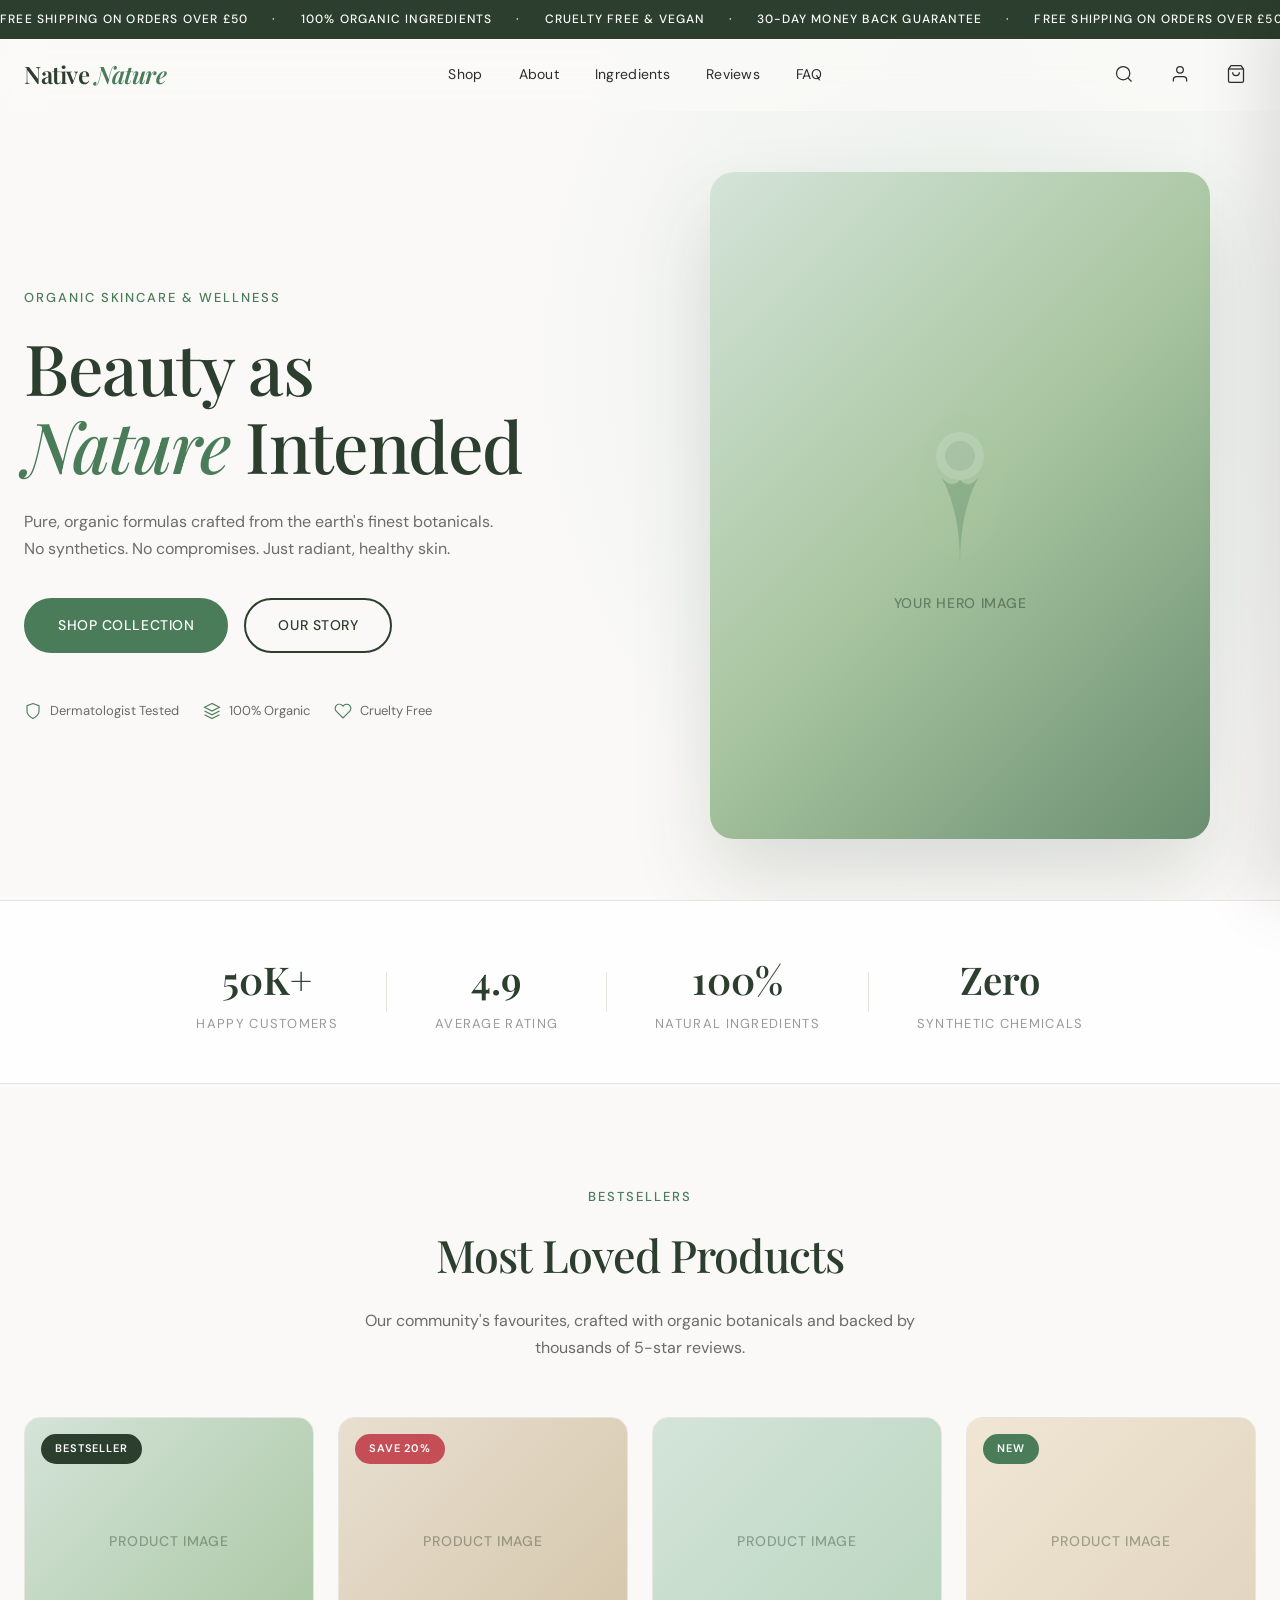
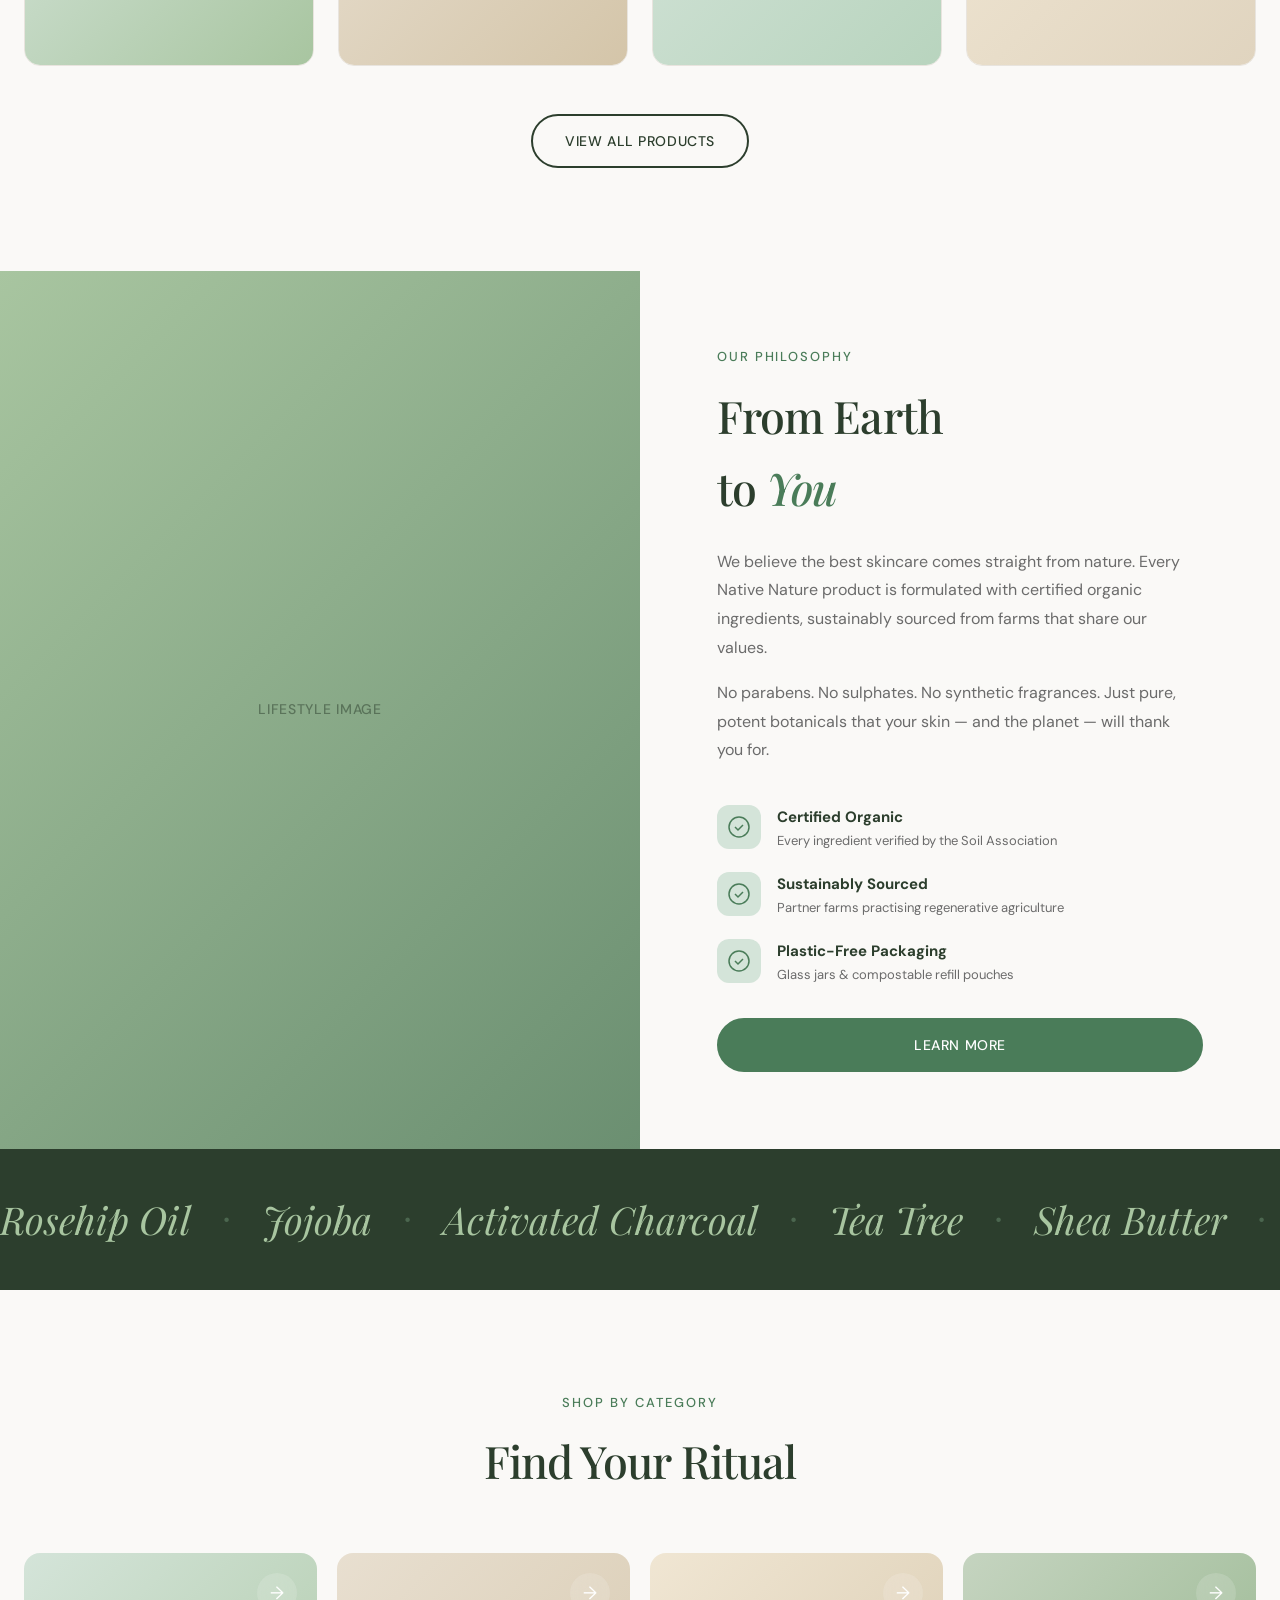
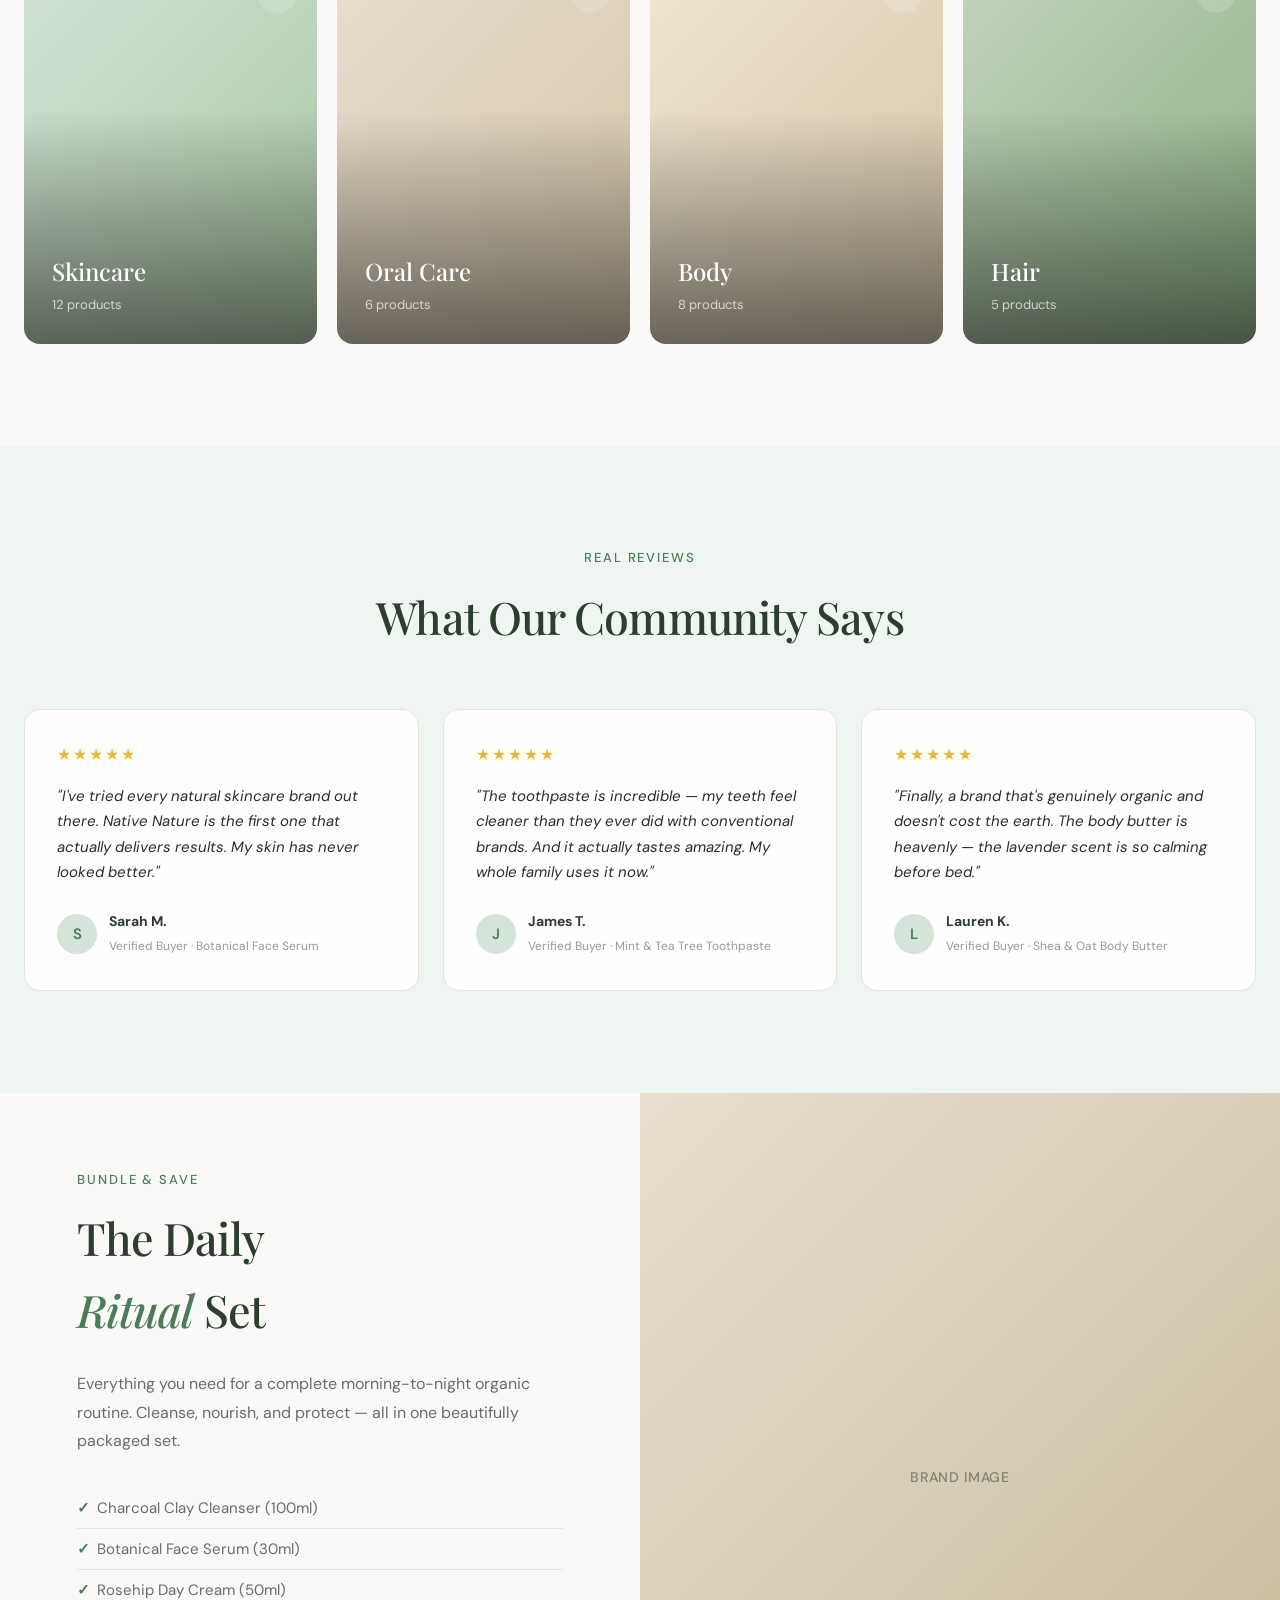
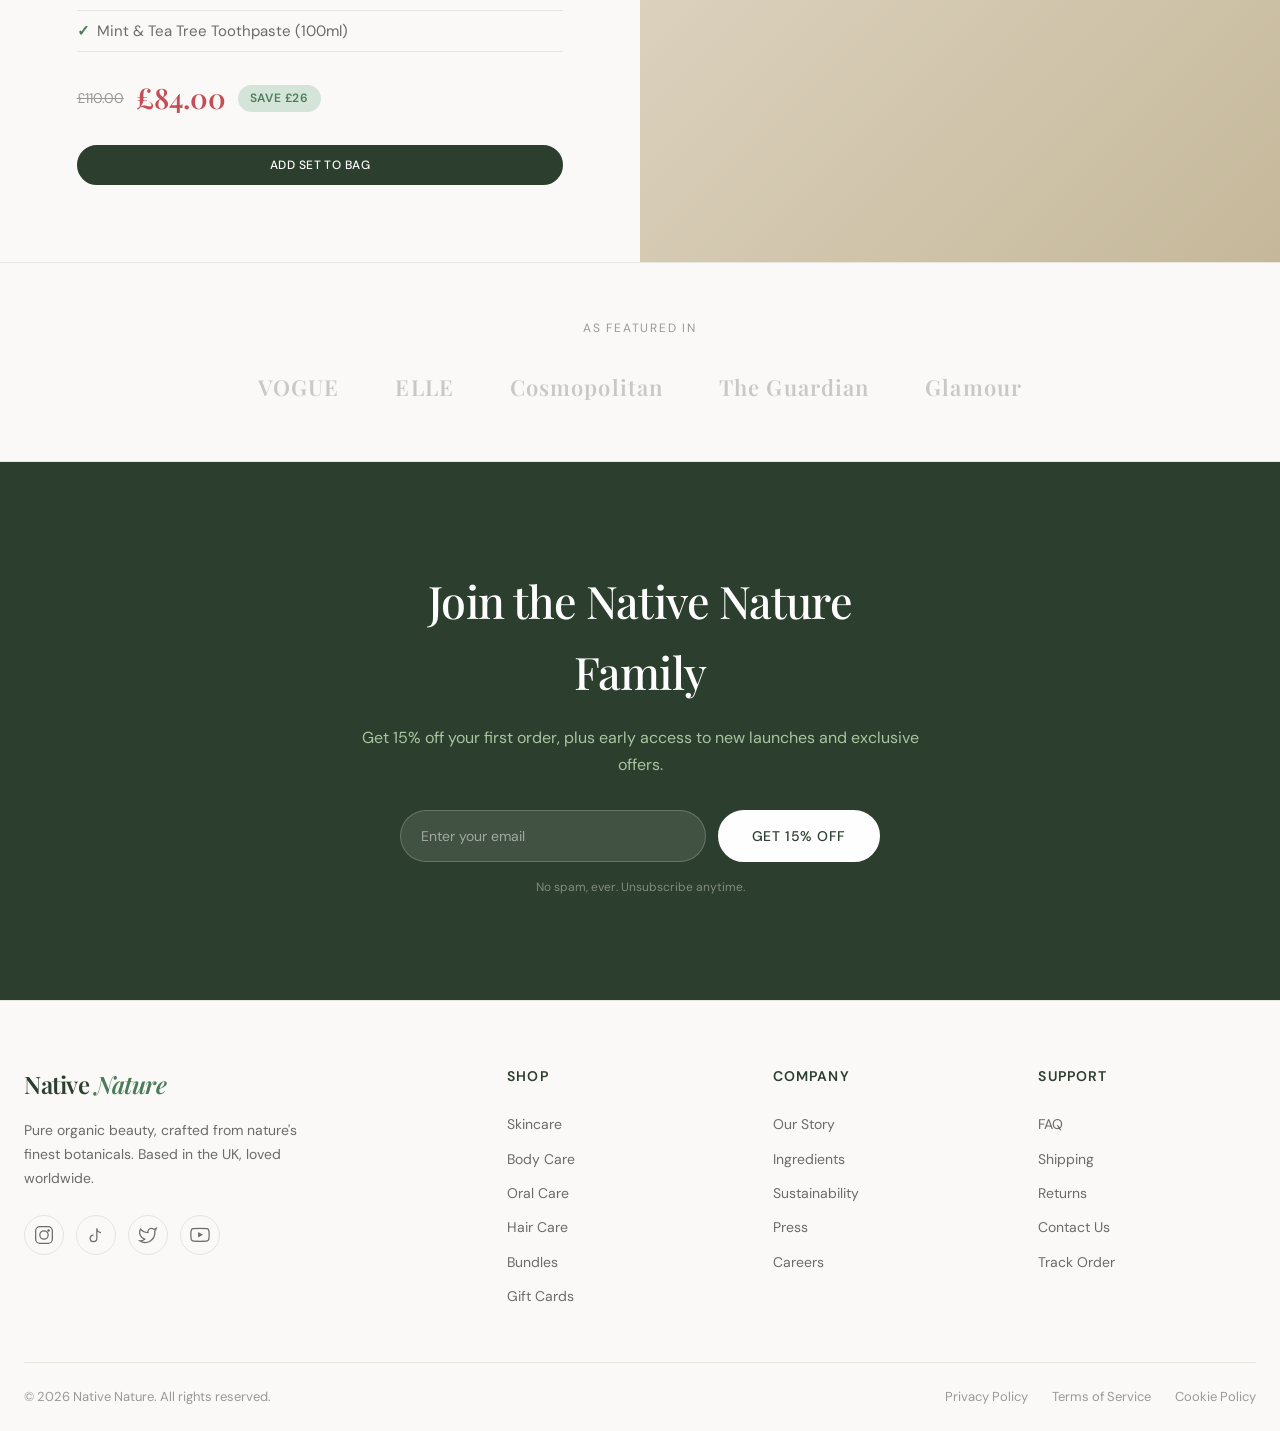
<file: native-nature/index.html>
<!DOCTYPE html>
<html lang="en">
<head>
    <meta charset="UTF-8">
    <meta name="viewport" content="width=device-width, initial-scale=1.0">
    <title>Native Nature — Pure Organic Beauty</title>
    <link rel="stylesheet" href="css/style.css">
    <link rel="stylesheet" href="css/landing.css">
    <link rel="preconnect" href="https://fonts.googleapis.com">
    <link rel="preconnect" href="https://fonts.gstatic.com" crossorigin>
    <link href="https://fonts.googleapis.com/css2?family=DM+Sans:ital,opsz,wght@0,9..40,300;0,9..40,400;0,9..40,500;0,9..40,600;1,9..40,300;1,9..40,400&family=Playfair+Display:ital,wght@0,400;0,500;0,600;0,700;1,400;1,500&display=swap" rel="stylesheet">
</head>
<body>

    <!-- Announcement Bar -->
    <div class="announcement-bar">
        <div class="marquee">
            <div class="marquee-inner">
                <span>FREE SHIPPING ON ORDERS OVER £50</span>
                <span>·</span>
                <span>100% ORGANIC INGREDIENTS</span>
                <span>·</span>
                <span>CRUELTY FREE & VEGAN</span>
                <span>·</span>
                <span>30-DAY MONEY BACK GUARANTEE</span>
                <span>·</span>
                <span>FREE SHIPPING ON ORDERS OVER £50</span>
                <span>·</span>
                <span>100% ORGANIC INGREDIENTS</span>
                <span>·</span>
                <span>CRUELTY FREE & VEGAN</span>
                <span>·</span>
                <span>30-DAY MONEY BACK GUARANTEE</span>
                <span>·</span>
                <span>FREE SHIPPING ON ORDERS OVER £50</span>
                <span>·</span>
                <span>100% ORGANIC INGREDIENTS</span>
                <span>·</span>
                <span>CRUELTY FREE & VEGAN</span>
                <span>·</span>
                <span>30-DAY MONEY BACK GUARANTEE</span>
                <span>·</span>
            </div>
        </div>
    </div>

    <!-- Navigation -->
    <nav class="navbar" id="navbar">
        <div class="nav-container">
            <a href="#" class="nav-logo">
                <span class="logo-native">Native</span><span class="logo-nature">Nature</span>
            </a>
            <div class="nav-links" id="navLinks">
                <a href="#shop" class="nav-link">Shop</a>
                <a href="#about" class="nav-link">About</a>
                <a href="#ingredients" class="nav-link">Ingredients</a>
                <a href="#reviews" class="nav-link">Reviews</a>
                <a href="#" class="nav-link">FAQ</a>
            </div>
            <div class="nav-actions">
                <button class="nav-icon" aria-label="Search">
                    <svg width="20" height="20" viewBox="0 0 24 24" fill="none" stroke="currentColor" stroke-width="1.5"><circle cx="11" cy="11" r="8"/><line x1="21" y1="21" x2="16.65" y2="16.65"/></svg>
                </button>
                <button class="nav-icon" aria-label="Account">
                    <svg width="20" height="20" viewBox="0 0 24 24" fill="none" stroke="currentColor" stroke-width="1.5"><path d="M20 21v-2a4 4 0 0 0-4-4H8a4 4 0 0 0-4 4v2"/><circle cx="12" cy="7" r="4"/></svg>
                </button>
                <button class="nav-icon cart-icon" aria-label="Cart" id="cartBtn">
                    <svg width="20" height="20" viewBox="0 0 24 24" fill="none" stroke="currentColor" stroke-width="1.5"><path d="M6 2L3 6v14a2 2 0 0 0 2 2h14a2 2 0 0 0 2-2V6l-3-4z"/><line x1="3" y1="6" x2="21" y2="6"/><path d="M16 10a4 4 0 0 1-8 0"/></svg>
                    <span class="cart-count">0</span>
                </button>
                <button class="mobile-toggle" id="mobileToggle" aria-label="Menu">
                    <span></span>
                    <span></span>
                    <span></span>
                </button>
            </div>
        </div>
    </nav>

    <!-- Hero Section -->
    <section class="hero">
        <div class="hero-bg">
            <div class="hero-gradient"></div>
        </div>
        <div class="hero-content">
            <p class="hero-tag">Organic Skincare & Wellness</p>
            <h1 class="hero-title">Beauty as<br><em>Nature</em> Intended</h1>
            <p class="hero-subtitle">Pure, organic formulas crafted from the earth's finest botanicals. No synthetics. No compromises. Just radiant, healthy skin.</p>
            <div class="hero-actions">
                <a href="#shop" class="btn btn-primary">Shop Collection</a>
                <a href="#about" class="btn btn-outline">Our Story</a>
            </div>
            <div class="hero-badges">
                <div class="badge">
                    <svg width="18" height="18" viewBox="0 0 24 24" fill="none" stroke="currentColor" stroke-width="1.5"><path d="M12 22s8-4 8-10V5l-8-3-8 3v7c0 6 8 10 8 10z"/></svg>
                    <span>Dermatologist Tested</span>
                </div>
                <div class="badge">
                    <svg width="18" height="18" viewBox="0 0 24 24" fill="none" stroke="currentColor" stroke-width="1.5"><path d="M12 2L2 7l10 5 10-5-10-5zM2 17l10 5 10-5M2 12l10 5 10-5"/></svg>
                    <span>100% Organic</span>
                </div>
                <div class="badge">
                    <svg width="18" height="18" viewBox="0 0 24 24" fill="none" stroke="currentColor" stroke-width="1.5"><path d="M20.84 4.61a5.5 5.5 0 0 0-7.78 0L12 5.67l-1.06-1.06a5.5 5.5 0 0 0-7.78 7.78l1.06 1.06L12 21.23l7.78-7.78 1.06-1.06a5.5 5.5 0 0 0 0-7.78z"/></svg>
                    <span>Cruelty Free</span>
                </div>
            </div>
        </div>
        <div class="hero-image">
            <div class="hero-image-placeholder">
                <div class="placeholder-botanical">
                    <svg viewBox="0 0 200 300" fill="none" xmlns="http://www.w3.org/2000/svg">
                        <ellipse cx="100" cy="150" rx="70" ry="120" fill="#A8C5A0" opacity="0.3"/>
                        <path d="M100 280 Q100 180 60 120 Q80 160 100 140 Q120 160 140 120 Q100 180 100 280Z" fill="#4A7C59" opacity="0.5"/>
                        <circle cx="100" cy="100" r="40" fill="#D4E4D9" opacity="0.4"/>
                        <circle cx="100" cy="100" r="25" fill="#6B8F71" opacity="0.3"/>
                    </svg>
                    <span class="placeholder-label">Your Hero Image</span>
                </div>
            </div>
        </div>
    </section>

    <!-- Trust Bar -->
    <section class="trust-bar">
        <div class="container">
            <div class="trust-items">
                <div class="trust-item">
                    <span class="trust-number">50K+</span>
                    <span class="trust-label">Happy Customers</span>
                </div>
                <div class="trust-divider"></div>
                <div class="trust-item">
                    <span class="trust-number">4.9</span>
                    <span class="trust-label">Average Rating</span>
                </div>
                <div class="trust-divider"></div>
                <div class="trust-item">
                    <span class="trust-number">100%</span>
                    <span class="trust-label">Natural Ingredients</span>
                </div>
                <div class="trust-divider"></div>
                <div class="trust-item">
                    <span class="trust-number">Zero</span>
                    <span class="trust-label">Synthetic Chemicals</span>
                </div>
            </div>
        </div>
    </section>

    <!-- Featured Products -->
    <section class="products-section" id="shop">
        <div class="container">
            <div class="section-header">
                <p class="section-tag">Bestsellers</p>
                <h2 class="section-title">Most Loved Products</h2>
                <p class="section-subtitle">Our community's favourites, crafted with organic botanicals and backed by thousands of 5-star reviews.</p>
            </div>
            <div class="products-grid">
                <!-- Product 1 -->
                <div class="product-card">
                    <div class="product-badge">Bestseller</div>
                    <a href="products/botanical-face-serum.html" class="product-image">
                        <div class="product-placeholder" style="background: linear-gradient(135deg, #D4E4D9, #A8C5A0);">
                            <span>Product Image</span>
                        </div>
                    </a>
                    <div class="product-info">
                        <div class="product-stars">★★★★★ <span>2,847 reviews</span></div>
                        <a href="products/botanical-face-serum.html"><h3 class="product-name">Botanical Face Serum</h3></a>
                        <p class="product-desc">Hydrating serum with rosehip, jojoba & vitamin E. Visibly reduces fine lines in 4 weeks.</p>
                        <div class="product-bottom">
                            <div class="product-price">
                                <span class="price-current">£38.00</span>
                            </div>
                            <button class="btn btn-add" data-product="Botanical Face Serum" data-price="38.00">Add to Bag</button>
                        </div>
                    </div>
                </div>
                <!-- Product 2 -->
                <div class="product-card">
                    <div class="product-badge sale">Save 20%</div>
                    <a href="products/charcoal-clay-cleanser.html" class="product-image">
                        <div class="product-placeholder" style="background: linear-gradient(135deg, #E8DFD0, #D4C5A9);">
                            <span>Product Image</span>
                        </div>
                    </a>
                    <div class="product-info">
                        <div class="product-stars">★★★★★ <span>1,923 reviews</span></div>
                        <a href="products/charcoal-clay-cleanser.html"><h3 class="product-name">Charcoal Clay Cleanser</h3></a>
                        <p class="product-desc">Deep-cleansing activated charcoal & kaolin clay. Purifies pores without stripping moisture.</p>
                        <div class="product-bottom">
                            <div class="product-price">
                                <span class="price-original">£28.00</span>
                                <span class="price-current sale">£22.40</span>
                            </div>
                            <button class="btn btn-add" data-product="Charcoal Clay Cleanser" data-price="22.40">Add to Bag</button>
                        </div>
                    </div>
                </div>
                <!-- Product 3 -->
                <div class="product-card">
                    <a href="products/mint-tea-tree-toothpaste.html" class="product-image">
                        <div class="product-placeholder" style="background: linear-gradient(135deg, #D4E4D9, #B8D4BE);">
                            <span>Product Image</span>
                        </div>
                    </a>
                    <div class="product-info">
                        <div class="product-stars">★★★★★ <span>3,201 reviews</span></div>
                        <a href="products/mint-tea-tree-toothpaste.html"><h3 class="product-name">Mint & Tea Tree Toothpaste</h3></a>
                        <p class="product-desc">Fluoride-free, naturally whitening toothpaste with organic peppermint & tea tree oil.</p>
                        <div class="product-bottom">
                            <div class="product-price">
                                <span class="price-current">£12.00</span>
                            </div>
                            <button class="btn btn-add" data-product="Mint & Tea Tree Toothpaste" data-price="12.00">Add to Bag</button>
                        </div>
                    </div>
                </div>
                <!-- Product 4 -->
                <div class="product-card">
                    <div class="product-badge new">New</div>
                    <a href="products/shea-oat-body-butter.html" class="product-image">
                        <div class="product-placeholder" style="background: linear-gradient(135deg, #F0E6D3, #E0D4BF);">
                            <span>Product Image</span>
                        </div>
                    </a>
                    <div class="product-info">
                        <div class="product-stars">★★★★★ <span>486 reviews</span></div>
                        <a href="products/shea-oat-body-butter.html"><h3 class="product-name">Shea & Oat Body Butter</h3></a>
                        <p class="product-desc">Ultra-rich body butter with raw shea, colloidal oat & lavender. 48hr moisture lock.</p>
                        <div class="product-bottom">
                            <div class="product-price">
                                <span class="price-current">£32.00</span>
                            </div>
                            <button class="btn btn-add" data-product="Shea & Oat Body Butter" data-price="32.00">Add to Bag</button>
                        </div>
                    </div>
                </div>
            </div>
            <div class="section-cta">
                <a href="#" class="btn btn-outline">View All Products</a>
            </div>
        </div>
    </section>

    <!-- Split Feature Section -->
    <section class="split-section" id="about">
        <div class="split-image">
            <div class="split-placeholder" style="background: linear-gradient(135deg, #A8C5A0 0%, #6B8F71 100%);">
                <span class="placeholder-label">Lifestyle Image</span>
            </div>
        </div>
        <div class="split-content">
            <p class="section-tag">Our Philosophy</p>
            <h2 class="section-title">From Earth<br>to <em>You</em></h2>
            <p class="split-text">We believe the best skincare comes straight from nature. Every Native Nature product is formulated with certified organic ingredients, sustainably sourced from farms that share our values.</p>
            <p class="split-text">No parabens. No sulphates. No synthetic fragrances. Just pure, potent botanicals that your skin — and the planet — will thank you for.</p>
            <div class="split-features">
                <div class="split-feature">
                    <div class="feature-icon">
                        <svg width="24" height="24" viewBox="0 0 24 24" fill="none" stroke="currentColor" stroke-width="1.5"><path d="M12 22c5.523 0 10-4.477 10-10S17.523 2 12 2 2 6.477 2 12s4.477 10 10 10z"/><path d="M8 12l3 3 5-5"/></svg>
                    </div>
                    <div>
                        <strong>Certified Organic</strong>
                        <p>Every ingredient verified by the Soil Association</p>
                    </div>
                </div>
                <div class="split-feature">
                    <div class="feature-icon">
                        <svg width="24" height="24" viewBox="0 0 24 24" fill="none" stroke="currentColor" stroke-width="1.5"><path d="M12 22c5.523 0 10-4.477 10-10S17.523 2 12 2 2 6.477 2 12s4.477 10 10 10z"/><path d="M8 12l3 3 5-5"/></svg>
                    </div>
                    <div>
                        <strong>Sustainably Sourced</strong>
                        <p>Partner farms practising regenerative agriculture</p>
                    </div>
                </div>
                <div class="split-feature">
                    <div class="feature-icon">
                        <svg width="24" height="24" viewBox="0 0 24 24" fill="none" stroke="currentColor" stroke-width="1.5"><path d="M12 22c5.523 0 10-4.477 10-10S17.523 2 12 2 2 6.477 2 12s4.477 10 10 10z"/><path d="M8 12l3 3 5-5"/></svg>
                    </div>
                    <div>
                        <strong>Plastic-Free Packaging</strong>
                        <p>Glass jars & compostable refill pouches</p>
                    </div>
                </div>
            </div>
            <a href="#" class="btn btn-primary">Learn More</a>
        </div>
    </section>

    <!-- Ingredients Marquee -->
    <section class="ingredients-marquee" id="ingredients">
        <div class="marquee-track">
            <div class="marquee-content">
                <span class="ingredient">Rosehip Oil</span>
                <span class="dot">·</span>
                <span class="ingredient">Jojoba</span>
                <span class="dot">·</span>
                <span class="ingredient">Activated Charcoal</span>
                <span class="dot">·</span>
                <span class="ingredient">Tea Tree</span>
                <span class="dot">·</span>
                <span class="ingredient">Shea Butter</span>
                <span class="dot">·</span>
                <span class="ingredient">Vitamin E</span>
                <span class="dot">·</span>
                <span class="ingredient">Lavender</span>
                <span class="dot">·</span>
                <span class="ingredient">Colloidal Oat</span>
                <span class="dot">·</span>
                <span class="ingredient">Peppermint</span>
                <span class="dot">·</span>
                <span class="ingredient">Kaolin Clay</span>
                <span class="dot">·</span>
                <span class="ingredient">Aloe Vera</span>
                <span class="dot">·</span>
                <span class="ingredient">Coconut Oil</span>
                <span class="dot">·</span>
                <span class="ingredient">Rosehip Oil</span>
                <span class="dot">·</span>
                <span class="ingredient">Jojoba</span>
                <span class="dot">·</span>
                <span class="ingredient">Activated Charcoal</span>
                <span class="dot">·</span>
                <span class="ingredient">Tea Tree</span>
                <span class="dot">·</span>
                <span class="ingredient">Shea Butter</span>
                <span class="dot">·</span>
                <span class="ingredient">Vitamin E</span>
                <span class="dot">·</span>
                <span class="ingredient">Lavender</span>
                <span class="dot">·</span>
                <span class="ingredient">Colloidal Oat</span>
                <span class="dot">·</span>
                <span class="ingredient">Peppermint</span>
                <span class="dot">·</span>
                <span class="ingredient">Kaolin Clay</span>
                <span class="dot">·</span>
                <span class="ingredient">Aloe Vera</span>
                <span class="dot">·</span>
                <span class="ingredient">Coconut Oil</span>
                <span class="dot">·</span>
            </div>
        </div>
    </section>

    <!-- Category Cards -->
    <section class="categories-section">
        <div class="container">
            <div class="section-header">
                <p class="section-tag">Shop by Category</p>
                <h2 class="section-title">Find Your Ritual</h2>
            </div>
            <div class="categories-grid">
                <a href="#" class="category-card">
                    <div class="category-image" style="background: linear-gradient(135deg, #D4E4D9, #A8C5A0);"></div>
                    <div class="category-overlay">
                        <h3>Skincare</h3>
                        <span class="category-count">12 products</span>
                        <span class="category-arrow">→</span>
                    </div>
                </a>
                <a href="#" class="category-card">
                    <div class="category-image" style="background: linear-gradient(135deg, #E8DFD0, #D4C5A9);"></div>
                    <div class="category-overlay">
                        <h3>Oral Care</h3>
                        <span class="category-count">6 products</span>
                        <span class="category-arrow">→</span>
                    </div>
                </a>
                <a href="#" class="category-card">
                    <div class="category-image" style="background: linear-gradient(135deg, #F0E6D3, #D4C5A9);"></div>
                    <div class="category-overlay">
                        <h3>Body</h3>
                        <span class="category-count">8 products</span>
                        <span class="category-arrow">→</span>
                    </div>
                </a>
                <a href="#" class="category-card">
                    <div class="category-image" style="background: linear-gradient(135deg, #C5D4C0, #8BAF82);"></div>
                    <div class="category-overlay">
                        <h3>Hair</h3>
                        <span class="category-count">5 products</span>
                        <span class="category-arrow">→</span>
                    </div>
                </a>
            </div>
        </div>
    </section>

    <!-- Testimonials -->
    <section class="testimonials-section" id="reviews">
        <div class="container">
            <div class="section-header">
                <p class="section-tag">Real Reviews</p>
                <h2 class="section-title">What Our Community Says</h2>
            </div>
            <div class="testimonials-grid">
                <div class="testimonial-card">
                    <div class="testimonial-stars">★★★★★</div>
                    <p class="testimonial-text">"I've tried every natural skincare brand out there. Native Nature is the first one that actually delivers results. My skin has never looked better."</p>
                    <div class="testimonial-author">
                        <div class="author-avatar">S</div>
                        <div>
                            <strong>Sarah M.</strong>
                            <span>Verified Buyer · Botanical Face Serum</span>
                        </div>
                    </div>
                </div>
                <div class="testimonial-card">
                    <div class="testimonial-stars">★★★★★</div>
                    <p class="testimonial-text">"The toothpaste is incredible — my teeth feel cleaner than they ever did with conventional brands. And it actually tastes amazing. My whole family uses it now."</p>
                    <div class="testimonial-author">
                        <div class="author-avatar">J</div>
                        <div>
                            <strong>James T.</strong>
                            <span>Verified Buyer · Mint & Tea Tree Toothpaste</span>
                        </div>
                    </div>
                </div>
                <div class="testimonial-card">
                    <div class="testimonial-stars">★★★★★</div>
                    <p class="testimonial-text">"Finally, a brand that's genuinely organic and doesn't cost the earth. The body butter is heavenly — the lavender scent is so calming before bed."</p>
                    <div class="testimonial-author">
                        <div class="author-avatar">L</div>
                        <div>
                            <strong>Lauren K.</strong>
                            <span>Verified Buyer · Shea & Oat Body Butter</span>
                        </div>
                    </div>
                </div>
            </div>
        </div>
    </section>

    <!-- Second Split Feature -->
    <section class="split-section reverse">
        <div class="split-image">
            <div class="split-placeholder" style="background: linear-gradient(135deg, #E8DFD0 0%, #C5B89A 100%);">
                <span class="placeholder-label">Brand Image</span>
            </div>
        </div>
        <div class="split-content">
            <p class="section-tag">Bundle & Save</p>
            <h2 class="section-title">The Daily<br><em>Ritual</em> Set</h2>
            <p class="split-text">Everything you need for a complete morning-to-night organic routine. Cleanse, nourish, and protect — all in one beautifully packaged set.</p>
            <ul class="bundle-list">
                <li>Charcoal Clay Cleanser (100ml)</li>
                <li>Botanical Face Serum (30ml)</li>
                <li>Rosehip Day Cream (50ml)</li>
                <li>Mint & Tea Tree Toothpaste (100ml)</li>
            </ul>
            <div class="bundle-price">
                <span class="price-original">£110.00</span>
                <span class="price-current sale">£84.00</span>
                <span class="save-badge">Save £26</span>
            </div>
            <button class="btn btn-primary btn-add" data-product="The Daily Ritual Set" data-price="84.00">Add Set to Bag</button>
        </div>
    </section>

    <!-- As Seen In -->
    <section class="press-section">
        <div class="container">
            <p class="press-label">As Featured In</p>
            <div class="press-logos">
                <div class="press-logo">VOGUE</div>
                <div class="press-logo">ELLE</div>
                <div class="press-logo">Cosmopolitan</div>
                <div class="press-logo">The Guardian</div>
                <div class="press-logo">Glamour</div>
            </div>
        </div>
    </section>

    <!-- Newsletter -->
    <section class="newsletter-section">
        <div class="container">
            <div class="newsletter-inner">
                <h2 class="section-title">Join the Native Nature Family</h2>
                <p class="section-subtitle">Get 15% off your first order, plus early access to new launches and exclusive offers.</p>
                <form class="newsletter-form" id="newsletterForm">
                    <input type="email" placeholder="Enter your email" required>
                    <button type="submit" class="btn btn-primary">Get 15% Off</button>
                </form>
                <p class="newsletter-note">No spam, ever. Unsubscribe anytime.</p>
            </div>
        </div>
    </section>

    <!-- Footer -->
    <footer class="footer">
        <div class="container">
            <div class="footer-grid">
                <div class="footer-brand">
                    <a href="#" class="nav-logo">
                        <span class="logo-native">Native</span><span class="logo-nature">Nature</span>
                    </a>
                    <p class="footer-desc">Pure organic beauty, crafted from nature's finest botanicals. Based in the UK, loved worldwide.</p>
                    <div class="footer-socials">
                        <a href="#" aria-label="Instagram">
                            <svg width="20" height="20" viewBox="0 0 24 24" fill="none" stroke="currentColor" stroke-width="1.5"><rect x="2" y="2" width="20" height="20" rx="5"/><circle cx="12" cy="12" r="5"/><circle cx="17.5" cy="6.5" r="1.5" fill="currentColor" stroke="none"/></svg>
                        </a>
                        <a href="#" aria-label="TikTok">
                            <svg width="20" height="20" viewBox="0 0 24 24" fill="none" stroke="currentColor" stroke-width="1.5"><path d="M9 12a4 4 0 1 0 4 4V4a5 5 0 0 0 5 5"/></svg>
                        </a>
                        <a href="#" aria-label="Twitter">
                            <svg width="20" height="20" viewBox="0 0 24 24" fill="none" stroke="currentColor" stroke-width="1.5"><path d="M22 4s-.7 2.1-2 3.4c1.6 10-9.4 17.3-18 11.6 2.2.1 4.4-.6 6-2C3 15.5.5 9.6 3 5c2.2 2.6 5.6 4.1 9 4-.9-4.2 4-6.6 7-3.8 1.1 0 3-1.2 3-1.2z"/></svg>
                        </a>
                        <a href="#" aria-label="YouTube">
                            <svg width="20" height="20" viewBox="0 0 24 24" fill="none" stroke="currentColor" stroke-width="1.5"><path d="M22.54 6.42a2.78 2.78 0 0 0-1.94-2C18.88 4 12 4 12 4s-6.88 0-8.6.46a2.78 2.78 0 0 0-1.94 2A29 29 0 0 0 1 11.75a29 29 0 0 0 .46 5.33A2.78 2.78 0 0 0 3.4 19.1c1.72.46 8.6.46 8.6.46s6.88 0 8.6-.46a2.78 2.78 0 0 0 1.94-2 29 29 0 0 0 .46-5.25 29 29 0 0 0-.46-5.43z"/><polygon points="9.75 15.02 15.5 11.75 9.75 8.48 9.75 15.02" fill="currentColor" stroke="none"/></svg>
                        </a>
                    </div>
                </div>
                <div class="footer-col">
                    <h4>Shop</h4>
                    <a href="#">Skincare</a>
                    <a href="#">Body Care</a>
                    <a href="#">Oral Care</a>
                    <a href="#">Hair Care</a>
                    <a href="#">Bundles</a>
                    <a href="#">Gift Cards</a>
                </div>
                <div class="footer-col">
                    <h4>Company</h4>
                    <a href="#">Our Story</a>
                    <a href="#">Ingredients</a>
                    <a href="#">Sustainability</a>
                    <a href="#">Press</a>
                    <a href="#">Careers</a>
                </div>
                <div class="footer-col">
                    <h4>Support</h4>
                    <a href="#">FAQ</a>
                    <a href="#">Shipping</a>
                    <a href="#">Returns</a>
                    <a href="#">Contact Us</a>
                    <a href="#">Track Order</a>
                </div>
            </div>
            <div class="footer-bottom">
                <p>&copy; 2026 Native Nature. All rights reserved.</p>
                <div class="footer-legal">
                    <a href="#">Privacy Policy</a>
                    <a href="#">Terms of Service</a>
                    <a href="#">Cookie Policy</a>
                </div>
            </div>
        </div>
    </footer>

    <!-- Cart Drawer -->
    <div class="cart-overlay" id="cartOverlay"></div>
    <div class="cart-drawer" id="cartDrawer">
        <div class="cart-header">
            <h3>Your Bag</h3>
            <button class="cart-close" id="cartClose">
                <svg width="20" height="20" viewBox="0 0 24 24" fill="none" stroke="currentColor" stroke-width="2"><line x1="18" y1="6" x2="6" y2="18"/><line x1="6" y1="6" x2="18" y2="18"/></svg>
            </button>
        </div>
        <div class="cart-body" id="cartBody">
            <div class="cart-empty">
                <svg width="48" height="48" viewBox="0 0 24 24" fill="none" stroke="currentColor" stroke-width="1"><path d="M6 2L3 6v14a2 2 0 0 0 2 2h14a2 2 0 0 0 2-2V6l-3-4z"/><line x1="3" y1="6" x2="21" y2="6"/><path d="M16 10a4 4 0 0 1-8 0"/></svg>
                <p>Your bag is empty</p>
                <a href="#shop" class="btn btn-primary" id="cartShopLink">Start Shopping</a>
            </div>
        </div>
        <div class="cart-footer" id="cartFooter" style="display:none;">
            <div class="cart-subtotal">
                <span>Subtotal</span>
                <span id="cartSubtotal">£0.00</span>
            </div>
            <p class="cart-shipping-note">Free shipping on orders over £50</p>
            <button class="btn btn-primary btn-checkout">Checkout</button>
        </div>
    </div>

    <script src="js/main.js"></script>
</body>
</html>
</file>
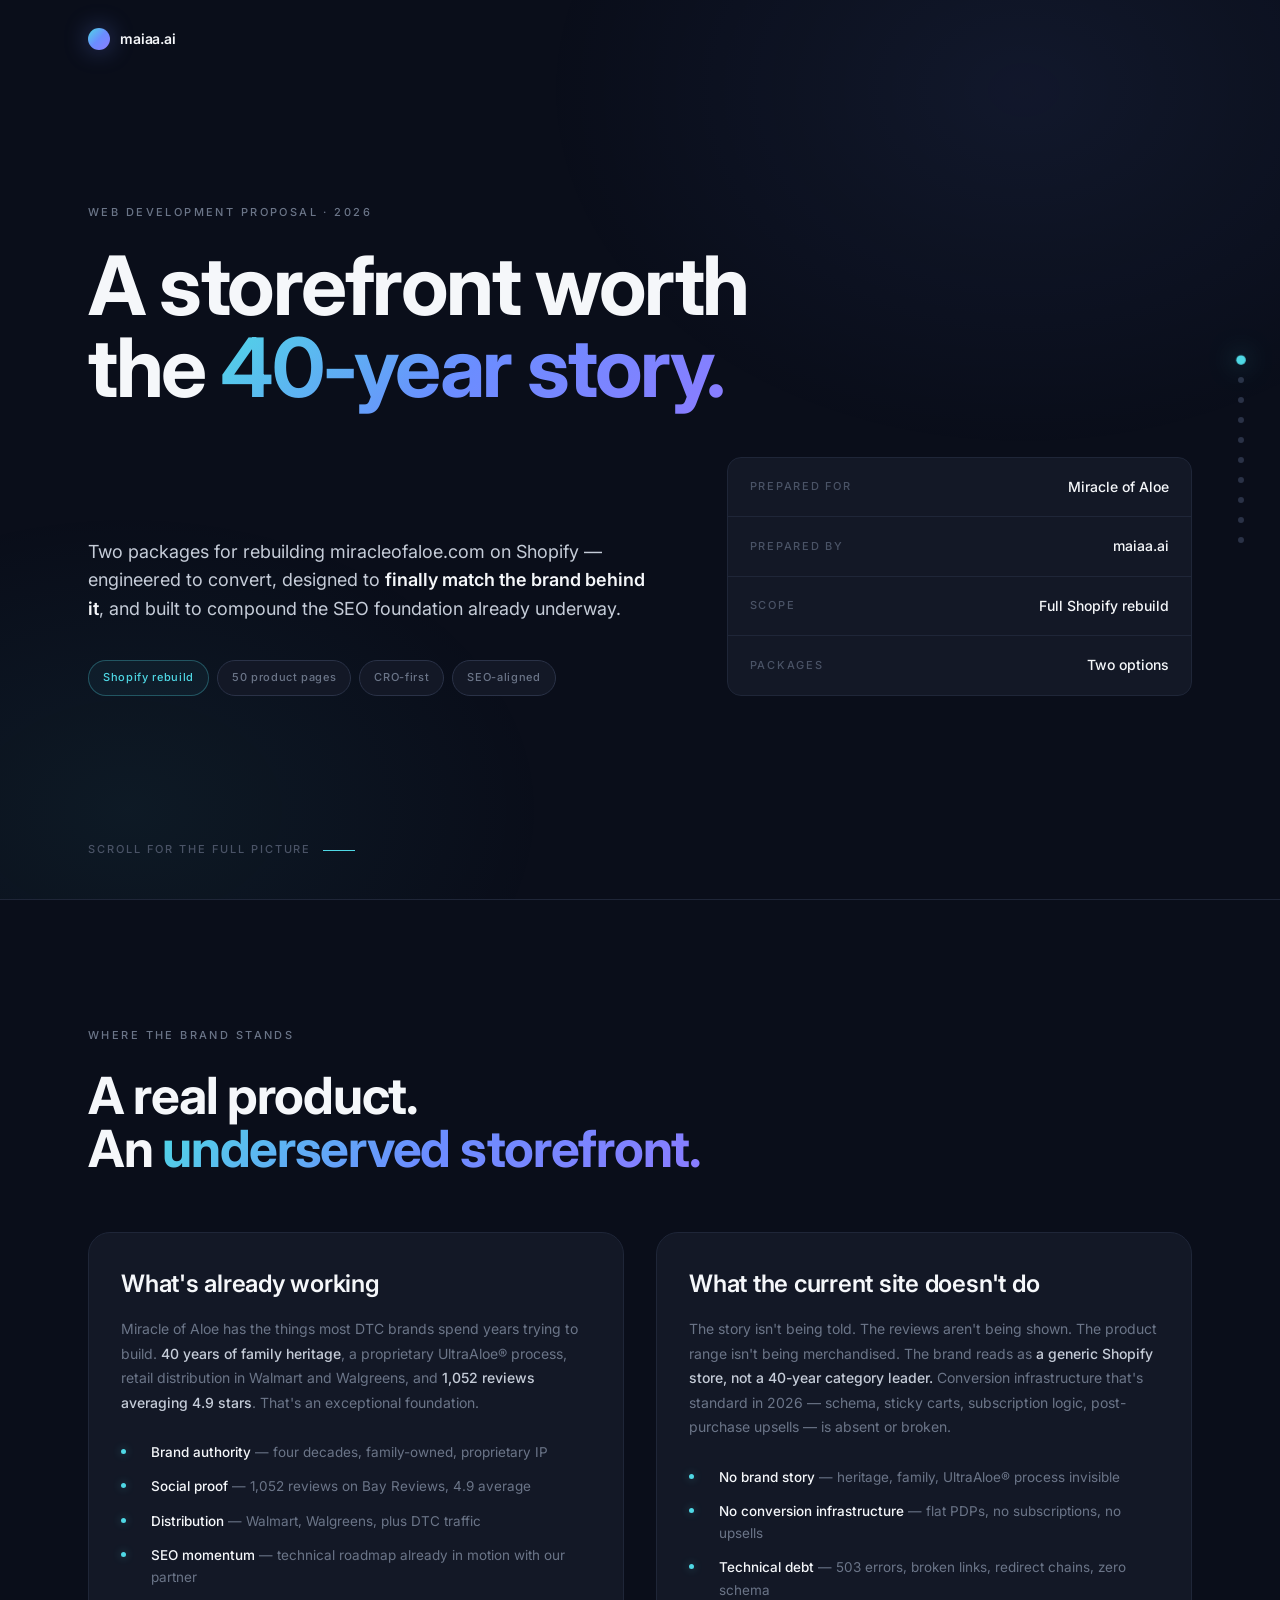
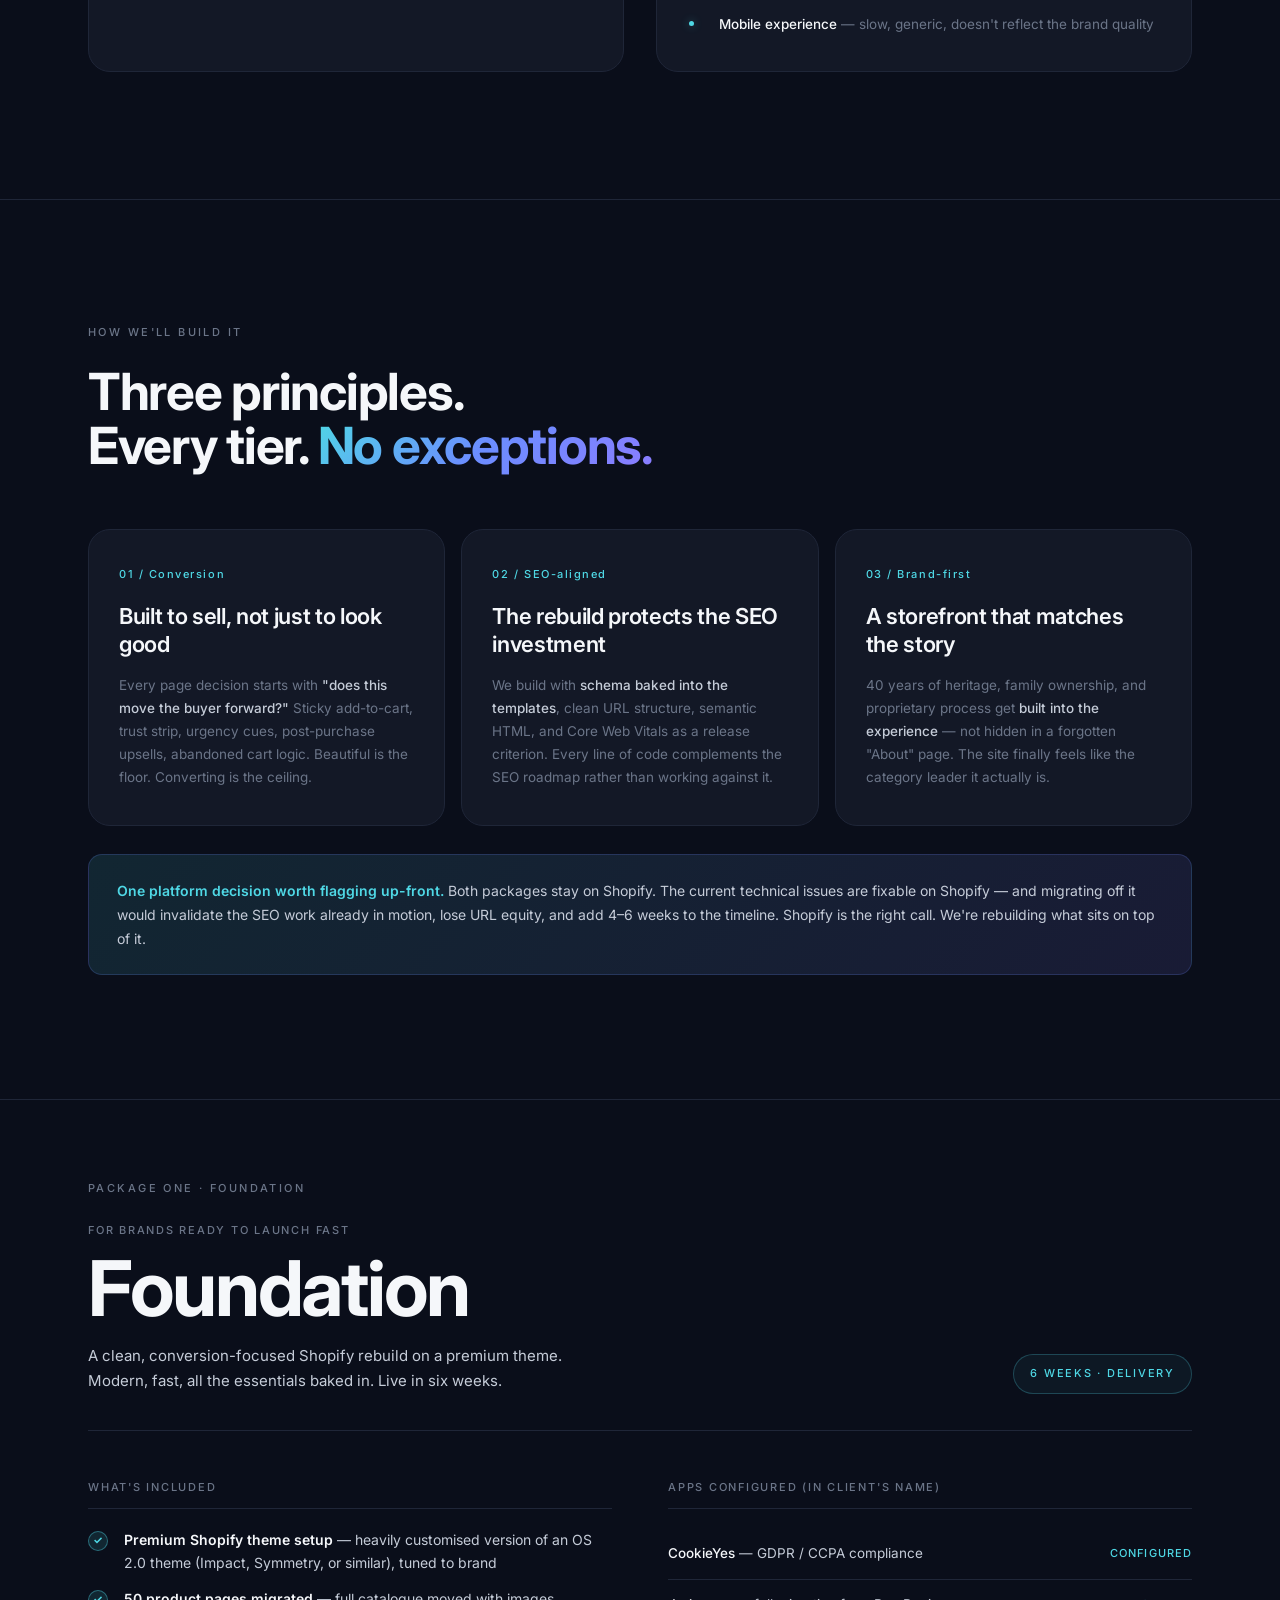
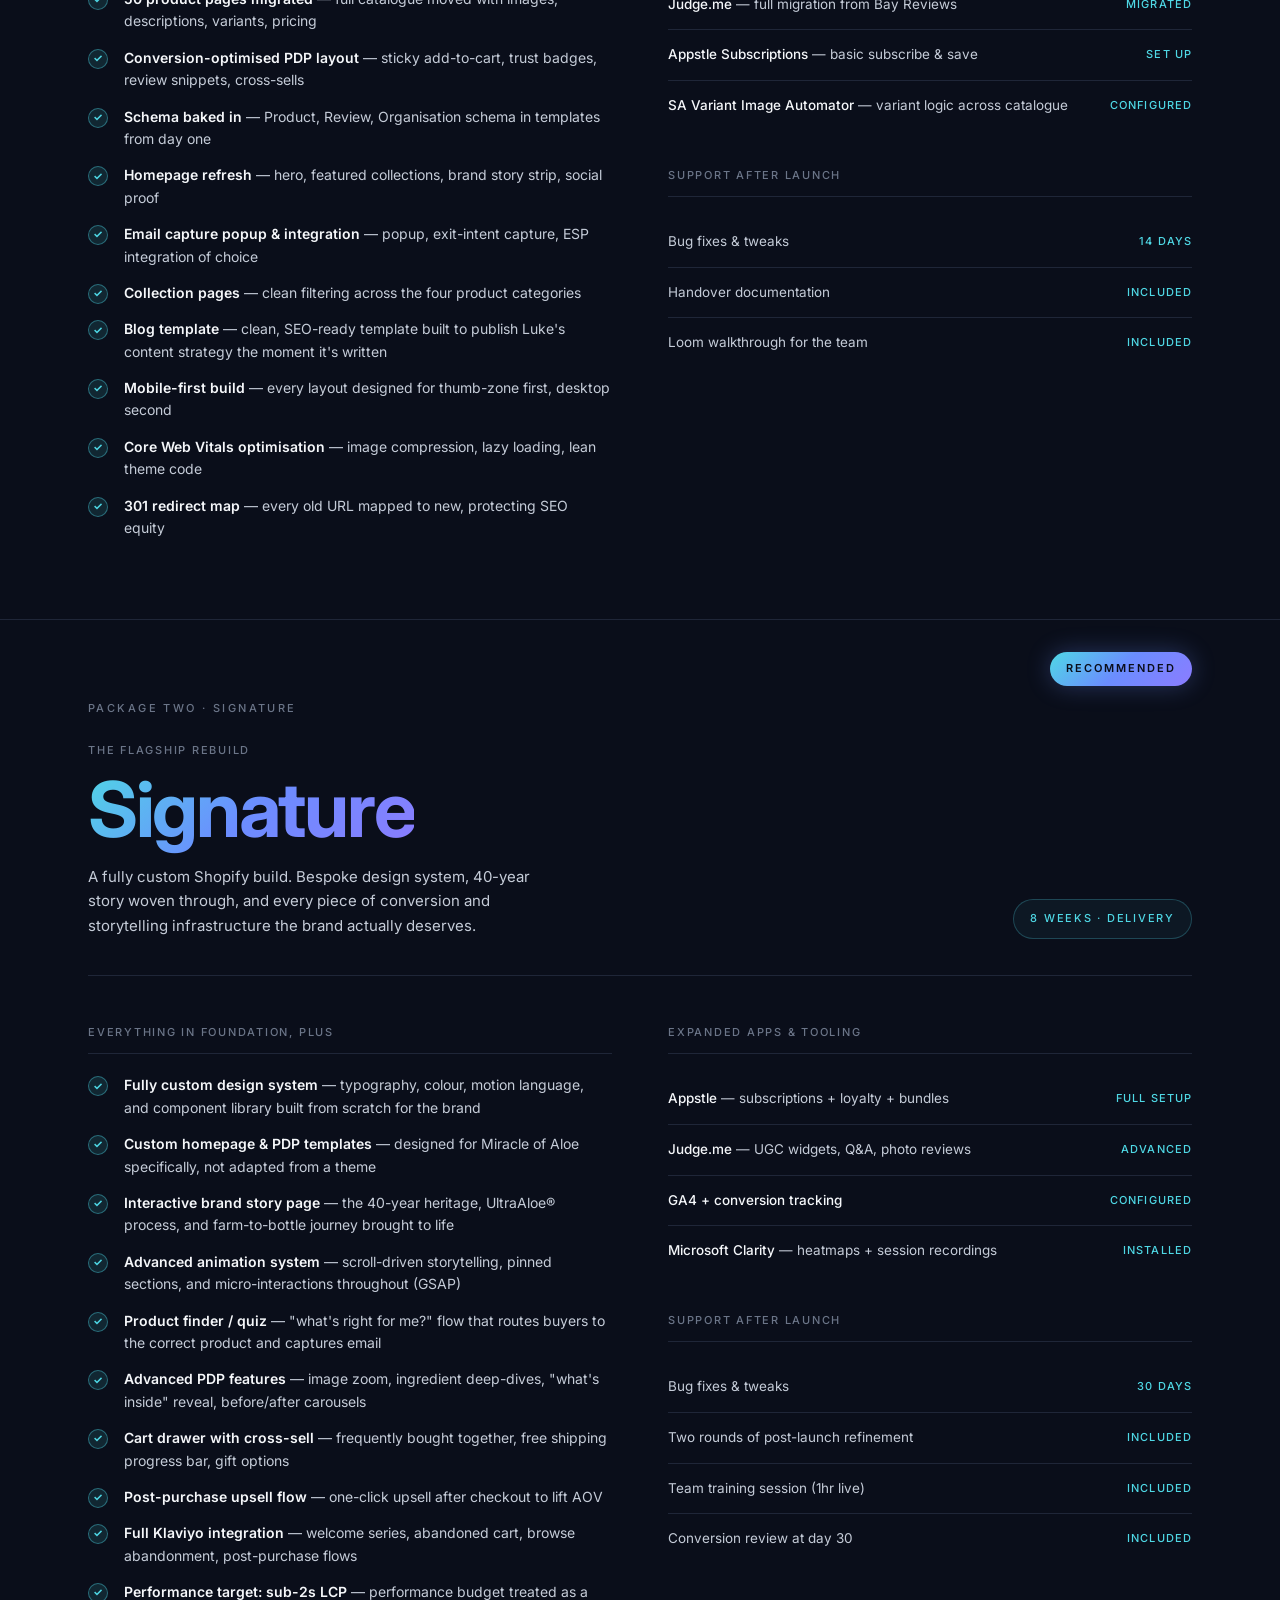
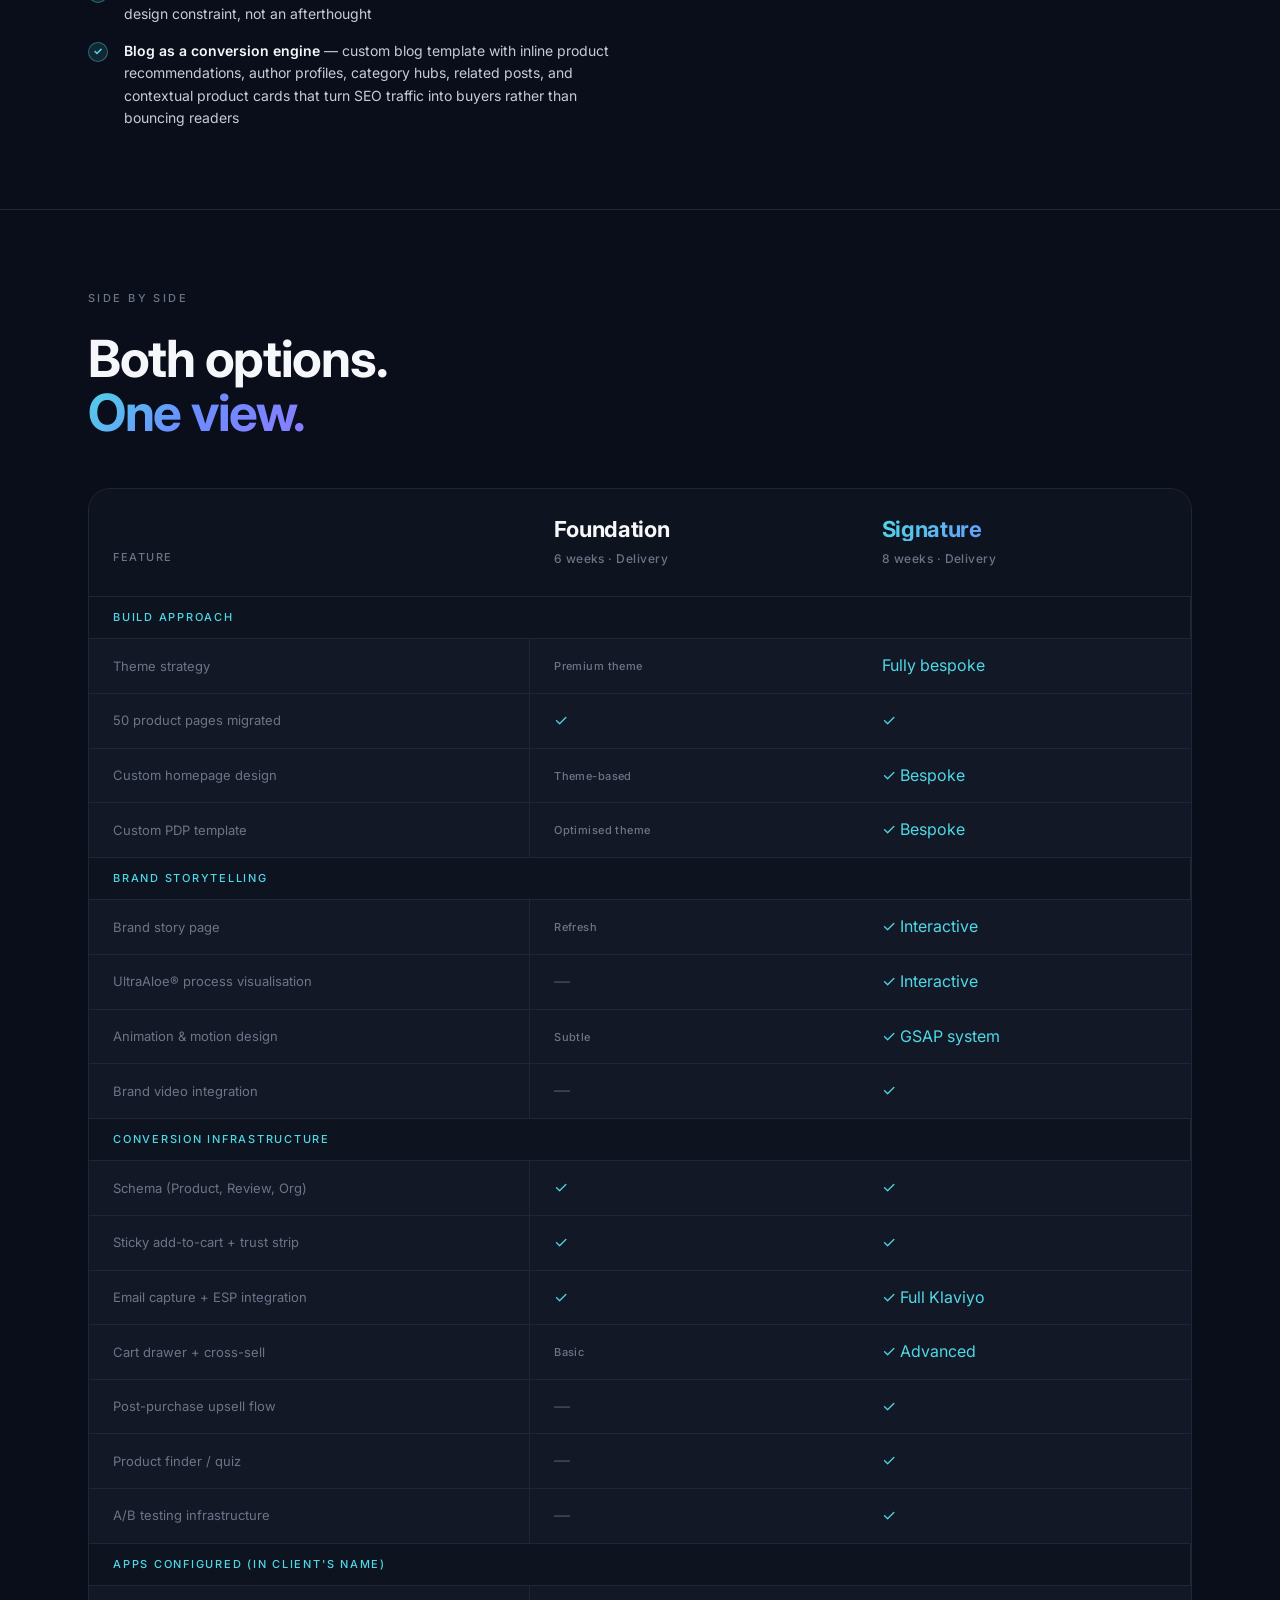
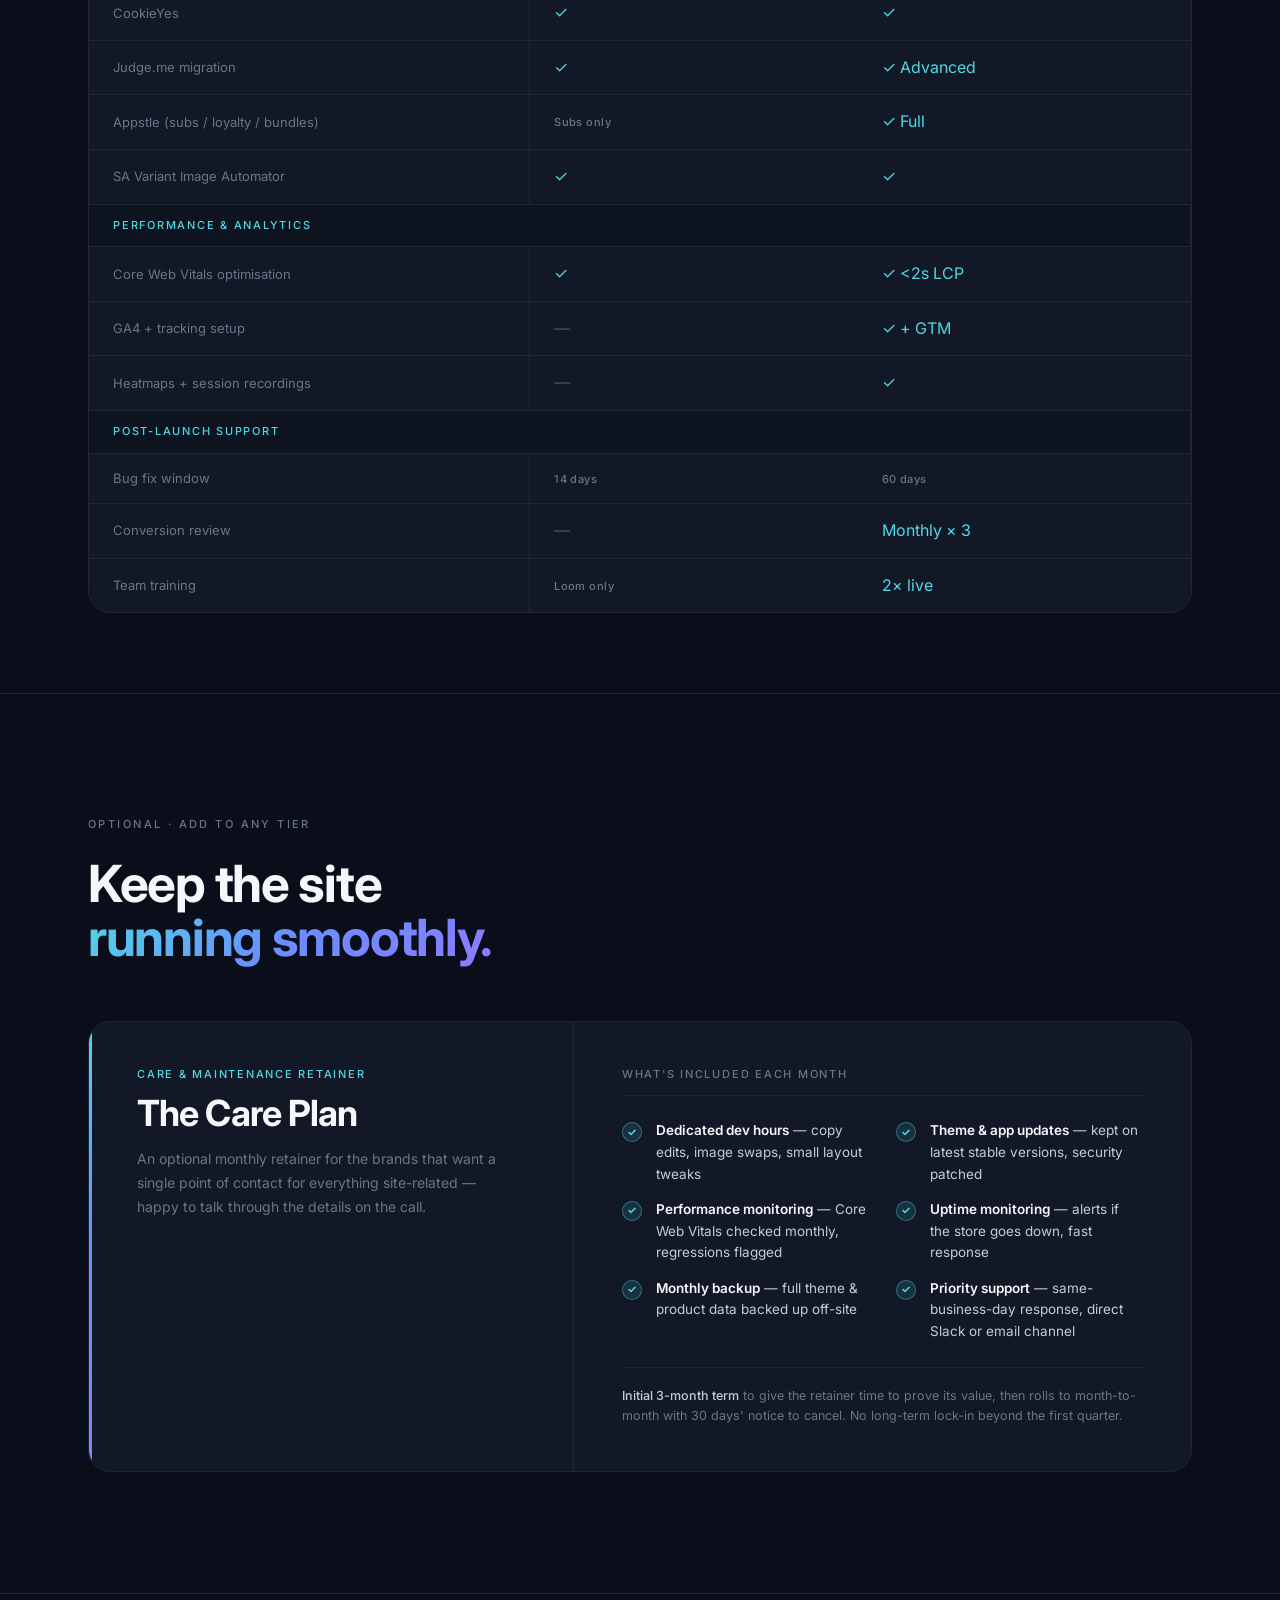
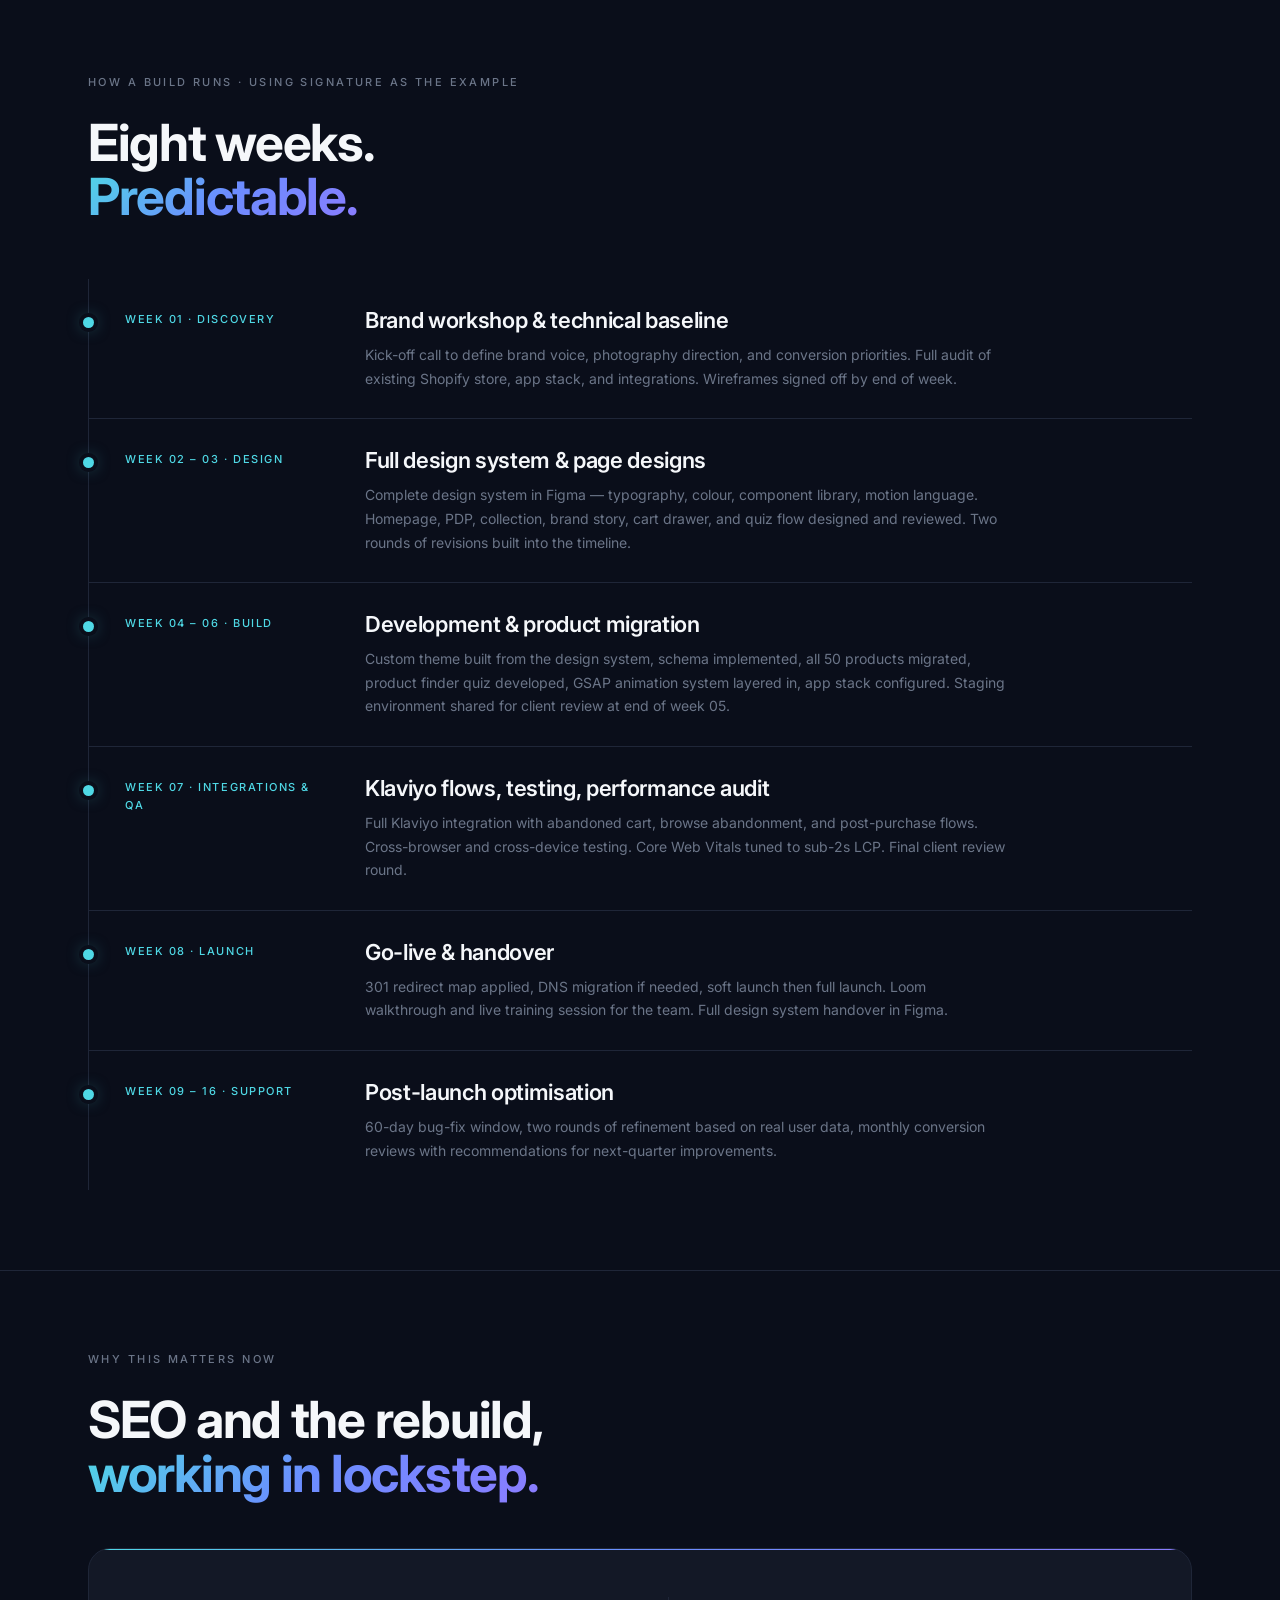
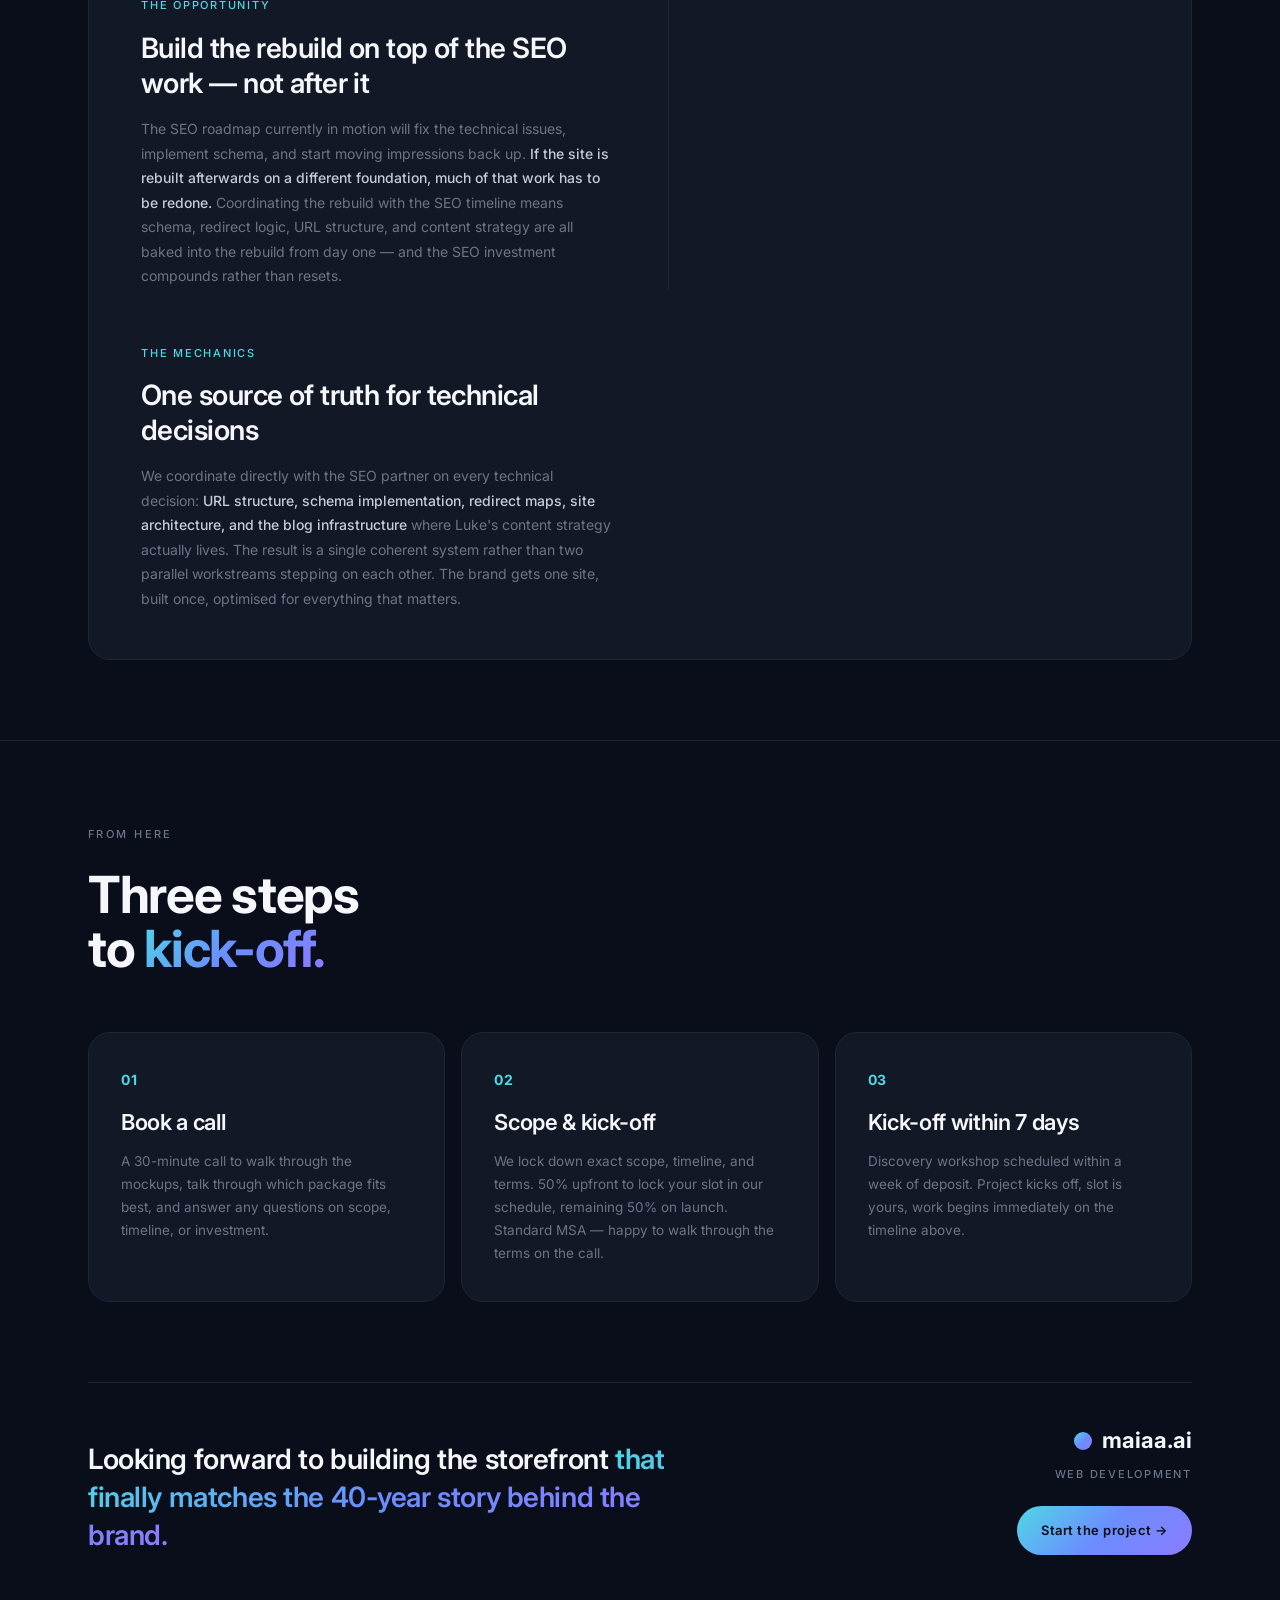
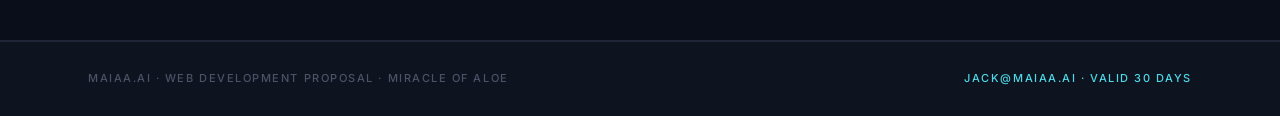
<file: proposals/miracle-of-aloe/index.html>
<!DOCTYPE html>
<html lang="en">
<head>
<meta charset="UTF-8" />
<meta name="viewport" content="width=device-width, initial-scale=1.0" />
<meta name="robots" content="noindex, nofollow" />
<title>maiaa.ai — Web Development Proposal for Miracle of Aloe</title>
<style>
  @import url('https://fonts.googleapis.com/css2?family=Inter:wght@300;400;500;600;700;800&display=swap');

  *, *::before, *::after { box-sizing: border-box; margin: 0; padding: 0; }

  :root {
    --bg:        #0A0E1A;
    --bg-2:      #0E1320;
    --surface:   #131826;
    --surface-2: #1A2030;
    --line:      #1F2638;
    --line-2:    #2A3247;

    --text:      #F5F7FA;
    --text-soft: #C5CCD8;
    --muted:     #6B7588;
    --muted-2:   #4A5366;

    --cyan:      #4FD8E5;
    --blue:      #6B8DFF;
    --indigo:    #8B7CFF;
    --grad:      linear-gradient(135deg, #4FD8E5 0%, #6B8DFF 50%, #8B7CFF 100%);
    --grad-soft: linear-gradient(135deg, rgba(79,216,229,0.12) 0%, rgba(139,124,255,0.12) 100%);
    --grad-gold: linear-gradient(135deg, #E8C97A 0%, #D4A85A 100%);

    --gold:      #E8C97A;

    --radius:    14px;
    --radius-lg: 22px;
  }

  html { scroll-behavior: smooth; scroll-snap-type: y proximity; }

  body {
    background: var(--bg);
    color: var(--text);
    font-family: 'Inter', sans-serif;
    font-weight: 400;
    font-size: 15px;
    line-height: 1.6;
    overflow-x: hidden;
    -webkit-font-smoothing: antialiased;
  }

  body::after {
    content: '';
    position: fixed; inset: 0;
    background:
      radial-gradient(ellipse 800px 600px at 80% 10%, rgba(107,141,255,0.08), transparent 60%),
      radial-gradient(ellipse 700px 500px at 10% 90%, rgba(79,216,229,0.06), transparent 60%);
    pointer-events: none;
    z-index: 0;
  }

  .section {
    min-height: 100vh;
    padding: 80px 88px;
    display: flex;
    flex-direction: column;
    justify-content: center;
    position: relative;
    scroll-snap-align: start;
    border-bottom: 1px solid var(--line);
    z-index: 1;
  }

  .brand-mark {
    position: fixed;
    top: 28px; left: 88px;
    z-index: 100;
    display: flex; align-items: center; gap: 10px;
    font-size: 14px;
    font-weight: 600;
    color: var(--text);
    letter-spacing: -0.01em;
  }
  .brand-mark::before {
    content: '';
    width: 22px; height: 22px;
    border-radius: 50%;
    background: var(--grad);
    box-shadow: 0 0 24px rgba(107,141,255,0.4);
  }

  .nav-dots {
    position: fixed;
    right: 36px;
    top: 50%;
    transform: translateY(-50%);
    display: flex;
    flex-direction: column;
    gap: 14px;
    z-index: 100;
  }
  .nav-dot {
    width: 6px; height: 6px; border-radius: 50%;
    background: var(--line-2);
    cursor: pointer;
    transition: all 0.3s;
  }
  .nav-dot.active {
    background: var(--cyan);
    transform: scale(1.6);
    box-shadow: 0 0 16px rgba(79,216,229,0.6);
  }
  .nav-dot:hover { background: var(--muted); }

  /* Typography */
  .eyebrow {
    font-size: 11px;
    letter-spacing: 0.22em;
    text-transform: uppercase;
    font-weight: 500;
    color: var(--muted);
    margin-bottom: 24px;
  }

  .display {
    font-size: clamp(48px, 6.4vw, 88px);
    font-weight: 700;
    line-height: 1.0;
    letter-spacing: -0.03em;
    color: var(--text);
  }
  .display .grad,
  .h2 .grad,
  .signoff-text .grad,
  .tier-name .grad {
    background: var(--grad);
    -webkit-background-clip: text;
    background-clip: text;
    -webkit-text-fill-color: transparent;
    color: transparent;
  }

  .h2 {
    font-size: clamp(36px, 4vw, 56px);
    font-weight: 700;
    line-height: 1.05;
    letter-spacing: -0.025em;
    color: var(--text);
  }

  .lead {
    font-size: 18px;
    line-height: 1.6;
    color: var(--text-soft);
    font-weight: 400;
    max-width: 680px;
    margin-top: 28px;
  }
  .lead strong { color: var(--text); font-weight: 600; }

  /* COVER */
  .cover-tags { display: flex; gap: 8px; margin-top: 36px; flex-wrap: wrap; }
  .tag {
    font-size: 11px;
    letter-spacing: 0.06em;
    padding: 8px 14px;
    border-radius: 99px;
    border: 1px solid var(--line-2);
    color: var(--muted);
    background: var(--surface);
    font-weight: 500;
  }
  .tag.cyan {
    color: var(--cyan);
    border-color: rgba(79,216,229,0.3);
    background: rgba(79,216,229,0.05);
  }

  .cover-grid {
    display: grid; grid-template-columns: 1.2fr 1fr;
    gap: 80px; align-items: end; margin-top: 48px;
  }
  .cover-meta {
    border: 1px solid var(--line);
    border-radius: var(--radius);
    background: var(--surface);
    overflow: hidden;
  }
  .cover-meta-cell {
    padding: 18px 22px;
    border-bottom: 1px solid var(--line);
    display: flex; justify-content: space-between; align-items: center;
    gap: 16px;
  }
  .cover-meta-cell:last-child { border-bottom: none; }
  .meta-label {
    font-size: 11px;
    letter-spacing: 0.16em;
    text-transform: uppercase;
    color: var(--muted-2);
    font-weight: 500;
  }
  .meta-value { font-size: 14px; color: var(--text); font-weight: 500; }

  .scroll-hint {
    position: absolute; bottom: 40px; left: 88px;
    display: flex; align-items: center; gap: 12px;
    font-size: 11px;
    letter-spacing: 0.18em;
    text-transform: uppercase;
    color: var(--muted-2);
    font-weight: 500;
  }
  .scroll-hint::after {
    content: ''; width: 32px; height: 1px;
    background: var(--cyan);
    animation: pulse 2.4s ease-in-out infinite;
  }
  @keyframes pulse {
    0%, 100% { opacity: 0.3; transform: scaleX(0.5); transform-origin: left; }
    50% { opacity: 1; transform: scaleX(1); }
  }

  /* CONTEXT */
  .context-grid {
    display: grid; grid-template-columns: 1fr 1fr;
    gap: 32px; margin-top: 56px;
  }
  .context-card {
    background: var(--surface);
    border: 1px solid var(--line);
    border-radius: var(--radius-lg);
    padding: 36px 32px;
    display: flex; flex-direction: column; gap: 18px;
  }
  .context-card h3 {
    font-size: 24px; font-weight: 600; line-height: 1.25;
    color: var(--text);
    letter-spacing: -0.01em;
  }
  .context-card p {
    font-size: 14px; color: var(--muted); line-height: 1.75;
  }
  .context-card p strong { color: var(--text-soft); font-weight: 500; }

  .context-list { display: flex; flex-direction: column; gap: 12px; margin-top: 8px; }
  .context-item {
    display: grid; grid-template-columns: 16px 1fr;
    gap: 14px; align-items: start;
    font-size: 13.5px; color: var(--muted); line-height: 1.65;
  }
  .context-item::before {
    content: ''; width: 5px; height: 5px;
    background: var(--cyan); border-radius: 50%;
    margin-top: 8px;
    box-shadow: 0 0 8px rgba(79,216,229,0.4);
  }
  .context-item strong { color: var(--text); font-weight: 500; }

  /* APPROACH */
  .approach-pillars {
    display: grid; grid-template-columns: repeat(3, 1fr);
    gap: 16px; margin-top: 56px;
  }
  .pillar {
    background: var(--surface);
    border: 1px solid var(--line);
    border-radius: var(--radius-lg);
    padding: 36px 30px;
    display: flex; flex-direction: column; gap: 16px;
    transition: all 0.3s;
  }
  .pillar:hover {
    border-color: rgba(79,216,229,0.25);
    transform: translateY(-3px);
  }
  .pillar-num {
    font-size: 11px;
    color: var(--cyan);
    letter-spacing: 0.14em;
    font-weight: 500;
    margin-bottom: 4px;
  }
  .pillar-title {
    font-size: 22px;
    font-weight: 600;
    line-height: 1.25;
    color: var(--text);
    letter-spacing: -0.015em;
  }
  .pillar-body {
    font-size: 13.5px;
    color: var(--muted);
    line-height: 1.7;
  }
  .pillar-body strong { color: var(--text-soft); font-weight: 500; }

  .approach-note {
    margin-top: 28px;
    padding: 24px 28px;
    background: var(--grad-soft);
    border: 1px solid rgba(107,141,255,0.2);
    border-radius: var(--radius);
  }
  .approach-note-text {
    font-size: 14px;
    color: var(--text-soft);
    line-height: 1.7;
  }
  .approach-note-text strong { color: var(--cyan); font-weight: 600; }

  /* TIER CARDS */
  .tier-header {
    display: grid; grid-template-columns: 1fr auto;
    align-items: end; gap: 40px;
    padding-bottom: 36px; border-bottom: 1px solid var(--line);
  }
  .tier-meta { display: flex; flex-direction: column; gap: 14px; }
  .tier-marker {
    font-size: 11px;
    letter-spacing: 0.16em;
    text-transform: uppercase;
    color: var(--muted);
    font-weight: 500;
  }
  .tier-name {
    font-size: clamp(48px, 6vw, 80px);
    font-weight: 700;
    line-height: 0.95;
    letter-spacing: -0.03em;
    color: var(--text);
  }
  .tier-tagline {
    font-size: 15px; color: var(--text-soft);
    max-width: 480px; line-height: 1.65; margin-top: 4px;
  }

  /* Price block — mirrors the maiaa.ai screenshot */
  .tier-price-block {
    display: flex; flex-direction: column;
    align-items: flex-end; gap: 6px;
  }
  .tier-price {
    font-size: 72px;
    font-weight: 800;
    line-height: 1;
    letter-spacing: -0.04em;
    color: var(--text);
    display: flex; align-items: baseline; gap: 4px;
  }
  .tier-price .currency {
    font-size: 36px;
    font-weight: 600;
    color: var(--text-soft);
  }
  .tier-price.grad-price,
  .tier-price.grad-price .currency {
    background: var(--grad);
    -webkit-background-clip: text;
    background-clip: text;
    -webkit-text-fill-color: transparent;
  }
  .tier-price.gold-price,
  .tier-price.gold-price .currency {
    background: var(--grad-gold);
    -webkit-background-clip: text;
    background-clip: text;
    -webkit-text-fill-color: transparent;
  }

  .tier-payment-note {
    font-size: 12px;
    color: var(--muted);
    font-weight: 400;
    letter-spacing: 0.02em;
  }
  .tier-timeline {
    font-size: 11px;
    letter-spacing: 0.16em;
    text-transform: uppercase;
    color: var(--cyan);
    font-weight: 500;
    margin-top: 4px;
    padding: 10px 16px;
    border: 1px solid rgba(79,216,229,0.25);
    border-radius: 99px;
    background: rgba(79,216,229,0.05);
    display: inline-block;
  }

  .tier-body {
    display: grid; grid-template-columns: 1fr 1fr;
    gap: 56px; margin-top: 48px;
  }

  .tier-section-label {
    font-size: 11px;
    letter-spacing: 0.16em;
    text-transform: uppercase;
    color: var(--muted);
    margin-bottom: 20px;
    padding-bottom: 12px;
    border-bottom: 1px solid var(--line);
    font-weight: 500;
  }

  /* Circle checkmarks — exactly like maiaa.ai pricing cards */
  .deliverable-list { display: flex; flex-direction: column; gap: 14px; }
  .deliverable-item {
    display: grid; grid-template-columns: 22px 1fr;
    gap: 14px; align-items: start;
  }
  .check-circle {
    width: 20px; height: 20px;
    border-radius: 50%;
    background: rgba(79,216,229,0.12);
    border: 1px solid rgba(79,216,229,0.4);
    display: flex; align-items: center; justify-content: center;
    flex-shrink: 0;
    margin-top: 2px;
    color: var(--cyan);
    font-size: 11px;
    font-weight: 700;
  }
  .check-circle::after { content: '✓'; }
  .deliverable-text {
    font-size: 14px;
    color: var(--text-soft);
    line-height: 1.6;
  }
  .deliverable-text strong { color: var(--text); font-weight: 600; }

  .tier-extras { display: flex; flex-direction: column; }
  .extra-row {
    display: grid; grid-template-columns: 1fr auto;
    padding: 14px 0; border-bottom: 1px solid var(--line);
    gap: 16px; align-items: center;
  }
  .extra-row:last-child { border-bottom: none; }
  .extra-name { font-size: 13.5px; color: var(--text-soft); }
  .extra-name strong { color: var(--text); font-weight: 500; }
  .extra-value {
    font-size: 11px;
    letter-spacing: 0.1em;
    color: var(--cyan);
    text-transform: uppercase;
    font-weight: 500;
  }

  .tier-flag {
    position: absolute; top: 32px; right: 88px;
    font-size: 11px;
    letter-spacing: 0.18em;
    text-transform: uppercase;
    padding: 8px 16px;
    border-radius: 99px;
    background: var(--grad);
    color: var(--bg);
    font-weight: 600;
    box-shadow: 0 0 24px rgba(107,141,255,0.3);
  }
  .tier-flag.gold {
    background: var(--grad-gold);
    color: var(--bg);
    box-shadow: 0 0 24px rgba(232,201,122,0.3);
  }

  /* Tier 03 gold accents */
  #tier-3 .check-circle {
    background: rgba(232,201,122,0.12);
    border-color: rgba(232,201,122,0.4);
    color: var(--gold);
  }
  #tier-3 .extra-value { color: var(--gold); }
  #tier-3 .tier-timeline { color: var(--gold); }

  /* COMPARISON */
  .compare-wrap {
    margin-top: 48px;
    border: 1px solid var(--line);
    border-radius: var(--radius-lg);
    overflow: hidden;
    background: var(--surface);
  }
  .compare-table { width: 100%; border-collapse: collapse; }
  .compare-table thead th {
    padding: 28px 24px;
    text-align: left;
    border-bottom: 1px solid var(--line);
    background: var(--bg-2);
    vertical-align: bottom;
  }
  .compare-th-name {
    font-size: 22px;
    font-weight: 700;
    line-height: 1.1;
    margin-bottom: 8px;
    color: var(--text);
    letter-spacing: -0.015em;
  }
  .compare-th-name.grad {
    background: var(--grad);
    -webkit-background-clip: text;
    background-clip: text;
    -webkit-text-fill-color: transparent;
  }
  .compare-th-name.gold-text {
    background: var(--grad-gold);
    -webkit-background-clip: text;
    background-clip: text;
    -webkit-text-fill-color: transparent;
  }
  .compare-th-price {
    font-size: 12px;
    color: var(--muted);
    letter-spacing: 0.04em;
    font-weight: 500;
  }
  .compare-th-feature {
    font-size: 11px;
    letter-spacing: 0.14em;
    text-transform: uppercase;
    color: var(--muted);
    font-weight: 500;
  }

  .compare-table tbody td {
    padding: 14px 24px;
    border-bottom: 1px solid var(--line);
    font-size: 13.5px;
    color: var(--text);
    vertical-align: middle;
  }
  .compare-table tbody tr:last-child td { border-bottom: none; }
  .compare-table tbody td:first-child {
    color: var(--muted);
    font-size: 13px;
    border-right: 1px solid var(--line);
  }
  .compare-cat-row td {
    background: var(--bg-2);
    font-size: 11px !important;
    letter-spacing: 0.16em;
    text-transform: uppercase;
    color: var(--cyan) !important;
    padding: 12px 24px !important;
    font-weight: 500;
  }

  .check { color: var(--cyan); font-size: 16px; }
  .check.gold { color: var(--gold); }
  .nope { color: var(--muted-2); font-size: 16px; }
  .partial {
    font-size: 11px;
    color: var(--muted);
    letter-spacing: 0.04em;
    font-weight: 500;
  }
  .partial.gold-text { color: var(--gold); }

  /* TIMELINE */
  .timeline {
    margin-top: 56px;
    display: flex; flex-direction: column;
    border-left: 1px solid var(--line);
  }
  .timeline-row {
    display: grid; grid-template-columns: 200px 1fr;
    gap: 40px; padding: 28px 0 28px 36px;
    border-bottom: 1px solid var(--line);
    position: relative;
  }
  .timeline-row::before {
    content: ''; position: absolute;
    left: -6px; top: 38px;
    width: 11px; height: 11px;
    background: var(--cyan);
    border-radius: 50%;
    box-shadow: 0 0 0 4px var(--bg), 0 0 16px rgba(79,216,229,0.5);
  }
  .timeline-row:last-child { border-bottom: none; }
  .timeline-week {
    font-size: 11px;
    letter-spacing: 0.14em;
    text-transform: uppercase;
    color: var(--cyan);
    padding-top: 4px;
    font-weight: 500;
  }
  .timeline-content { display: flex; flex-direction: column; gap: 8px; }
  .timeline-title {
    font-size: 22px;
    font-weight: 600;
    line-height: 1.25;
    color: var(--text);
    letter-spacing: -0.015em;
  }
  .timeline-body {
    font-size: 14px; color: var(--muted); line-height: 1.7;
    max-width: 640px;
  }

  /* COORDINATION */
  .coord-card {
    margin-top: 48px;
    padding: 48px 52px;
    background: var(--surface);
    border: 1px solid var(--line);
    border-radius: var(--radius-lg);
    display: grid; grid-template-columns: 1fr 1fr;
    gap: 56px;
    position: relative;
    overflow: hidden;
  }
  .coord-card::before {
    content: '';
    position: absolute; top: 0; left: 0; right: 0; height: 1px;
    background: var(--grad);
  }
  .coord-block { display: flex; flex-direction: column; gap: 16px; }
  .coord-label {
    font-size: 11px;
    letter-spacing: 0.16em;
    text-transform: uppercase;
    color: var(--cyan);
    font-weight: 500;
  }
  .coord-title {
    font-size: 28px;
    font-weight: 600;
    line-height: 1.25;
    color: var(--text);
    letter-spacing: -0.02em;
  }
  .coord-body {
    font-size: 14px;
    color: var(--muted);
    line-height: 1.75;
  }
  .coord-body strong { color: var(--text-soft); font-weight: 500; }
  .coord-divider { width: 1px; background: var(--line); }

  /* NEXT STEPS */
  .next-grid {
    display: grid; grid-template-columns: repeat(3, 1fr);
    gap: 16px; margin-top: 56px;
  }
  .next-step {
    background: var(--surface);
    border: 1px solid var(--line);
    border-radius: var(--radius-lg);
    padding: 36px 32px;
    display: flex; flex-direction: column; gap: 14px;
    min-height: 240px;
    transition: all 0.3s;
  }
  .next-step:hover {
    border-color: rgba(79,216,229,0.25);
    transform: translateY(-3px);
  }
  .next-num {
    font-size: 14px;
    font-weight: 700;
    color: var(--cyan);
    letter-spacing: 0.06em;
    margin-bottom: 4px;
  }
  .next-title {
    font-size: 22px;
    font-weight: 600;
    line-height: 1.25;
    color: var(--text);
    letter-spacing: -0.015em;
  }
  .next-body {
    font-size: 13.5px;
    color: var(--muted);
    line-height: 1.7;
  }

  .signoff {
    margin-top: 80px;
    display: grid; grid-template-columns: 1fr auto;
    gap: 60px; align-items: end;
    padding-top: 40px; border-top: 1px solid var(--line);
  }
  .signoff-text {
    font-size: 28px;
    font-weight: 600;
    line-height: 1.35;
    color: var(--text);
    max-width: 600px;
    letter-spacing: -0.015em;
  }
  .signoff-meta {
    display: flex; flex-direction: column; gap: 8px;
    align-items: flex-end;
  }
  .signoff-name {
    font-size: 22px;
    font-weight: 700;
    color: var(--text);
    display: flex; align-items: center; gap: 10px;
  }
  .signoff-name::before {
    content: '';
    width: 18px; height: 18px;
    border-radius: 50%;
    background: var(--grad);
  }
  .signoff-role {
    font-size: 11px;
    letter-spacing: 0.16em;
    text-transform: uppercase;
    color: var(--muted);
    font-weight: 500;
  }
  .signoff-cta {
    margin-top: 14px;
    padding: 14px 24px;
    background: var(--grad);
    color: var(--bg);
    border-radius: 99px;
    font-size: 13px;
    font-weight: 600;
    letter-spacing: 0.04em;
    text-decoration: none;
    display: inline-flex; align-items: center; gap: 8px;
    transition: transform 0.2s;
  }
  .signoff-cta:hover { transform: translateY(-2px); }

  .footer-section {
    padding: 28px 88px;
    background: var(--bg-2);
    border-top: 1px solid var(--line);
    display: flex; justify-content: space-between; align-items: center;
    position: relative; z-index: 1;
  }
  .footer-left {
    font-size: 11px;
    letter-spacing: 0.14em;
    color: var(--muted-2);
    text-transform: uppercase;
    font-weight: 500;
  }
  .footer-right {
    font-size: 11px;
    letter-spacing: 0.14em;
    color: var(--cyan);
    text-transform: uppercase;
    font-weight: 500;
  }

  @keyframes fadeUp {
    from { opacity: 0; transform: translateY(24px); }
    to { opacity: 1; transform: translateY(0); }
  }
  .section > * { opacity: 0; animation: fadeUp 0.7s ease forwards; }
  .section > *:nth-child(1) { animation-delay: 0.05s; }
  .section > *:nth-child(2) { animation-delay: 0.18s; }
  .section > *:nth-child(3) { animation-delay: 0.32s; }
  .section > *:nth-child(4) { animation-delay: 0.46s; }
  .section > *:nth-child(5) { animation-delay: 0.6s; }

  /* ───────────────────────────────────────────
     TABLET (≤960px)
  ─────────────────────────────────────────── */
  @media (max-width: 960px) {
    .section { padding: 64px 48px; min-height: auto; }
    .brand-mark { left: 48px; }
    .scroll-hint { left: 48px; }
    .footer-section { padding: 24px 48px; }
    .tier-flag { right: 48px; }

    .cover-grid,
    .context-grid,
    .coord-card,
    .retainer-grid {
      grid-template-columns: 1fr !important;
      gap: 32px;
    }

    .coord-card { padding: 36px 32px; }
    .coord-divider { display: none; }
    .retainer-left, .retainer-right { padding: 32px 28px; }
    .retainer-left { border-right: none; border-bottom: 1px solid var(--line); }

    .approach-pillars,
    .next-grid {
      grid-template-columns: 1fr 1fr;
    }

    .tier-body { grid-template-columns: 1fr; gap: 36px; }
  }

  /* ───────────────────────────────────────────
     MOBILE (≤640px)
  ─────────────────────────────────────────── */
  @media (max-width: 640px) {
    body { font-size: 14px; }

    /* Tighter padding, no fixed brand mark eating space */
    .section {
      padding: 56px 22px;
      min-height: auto;
      scroll-snap-align: none;
    }
    html { scroll-snap-type: none; }

    /* Reposition brand mark inline at top of page rather than fixed */
    .brand-mark {
      position: absolute;
      top: 20px; left: 22px;
      font-size: 13px;
    }
    .brand-mark::before { width: 18px; height: 18px; }

    /* Hide nav dots — too cramped for mobile, scroll works fine */
    .nav-dots { display: none; }

    .scroll-hint {
      bottom: 24px; left: 22px;
      font-size: 9.5px;
    }
    .scroll-hint::after { width: 20px; }

    .footer-section {
      padding: 20px 22px;
      flex-direction: column;
      align-items: flex-start;
      gap: 8px;
    }

    /* Typography downsized — clamp already helps but tighten further */
    .display { font-size: 38px; line-height: 1.05; }
    .h2      { font-size: 30px; line-height: 1.1; }
    .lead    { font-size: 16px; margin-top: 20px; }
    .eyebrow { font-size: 10px; margin-bottom: 18px; }

    /* Cover */
    .cover-grid { gap: 28px; margin-top: 32px; }
    .cover-tags { gap: 6px; margin-top: 24px; }
    .tag { font-size: 10px; padding: 6px 11px; }
    .cover-meta-cell { padding: 14px 16px; gap: 10px; }
    .meta-label { font-size: 10px; }
    .meta-value { font-size: 13px; }

    /* Context cards */
    .context-grid { gap: 16px; margin-top: 36px; }
    .context-card { padding: 28px 22px; gap: 14px; }
    .context-card h3 { font-size: 20px; }
    .context-card p { font-size: 13.5px; }
    .context-item { font-size: 13px; }

    /* Approach pillars stack on mobile */
    .approach-pillars {
      grid-template-columns: 1fr;
      gap: 12px;
      margin-top: 36px;
    }
    .pillar { padding: 28px 22px; gap: 12px; }
    .pillar-title { font-size: 19px; }
    .pillar-body { font-size: 13px; }
    .approach-note { padding: 18px 20px; margin-top: 20px; }
    .approach-note-text { font-size: 13px; }

    /* Tier headers — stack price below title on mobile */
    .tier-header {
      grid-template-columns: 1fr;
      gap: 24px;
      padding-bottom: 28px;
    }
    .tier-price-block {
      align-items: flex-start;
    }
    .tier-name { font-size: 44px; }
    .tier-tagline { font-size: 14px; max-width: none; }
    .tier-marker { font-size: 10px; }
    .tier-price { font-size: 52px; }
    .tier-price .currency { font-size: 26px; }

    .tier-flag {
      position: absolute;
      top: 20px;
      right: 22px;
      font-size: 9.5px;
      padding: 6px 12px;
      letter-spacing: 0.14em;
    }

    .tier-body {
      grid-template-columns: 1fr;
      gap: 32px;
      margin-top: 32px;
    }
    .tier-section-label { font-size: 10px; margin-bottom: 16px; }
    .deliverable-text { font-size: 13.5px; }
    .extra-row { padding: 12px 0; }
    .extra-name { font-size: 13px; }
    .extra-value { font-size: 10px; }

    /* Comparison table — horizontally scroll on mobile (4 columns won't fit) */
    .compare-wrap {
      margin-top: 32px;
      overflow-x: auto;
      -webkit-overflow-scrolling: touch;
      border-radius: 12px;
    }
    .compare-table { min-width: 640px; }
    .compare-table thead th { padding: 18px 14px; }
    .compare-th-name { font-size: 17px; }
    .compare-th-price { font-size: 11px; }
    .compare-table tbody td {
      padding: 11px 14px;
      font-size: 12.5px;
    }
    .compare-table tbody td:first-child { font-size: 12px; }
    .compare-cat-row td {
      padding: 10px 14px !important;
      font-size: 10px !important;
    }
    /* Hint that the table scrolls */
    .compare-wrap::after {
      content: '← scroll →';
      display: block;
      text-align: center;
      font-size: 10px;
      letter-spacing: 0.16em;
      color: var(--muted-2);
      padding: 10px;
      border-top: 1px solid var(--line);
      background: var(--bg-2);
      text-transform: uppercase;
    }

    /* Retainer */
    .retainer-card { margin-top: 36px; }
    .retainer-name { font-size: 28px; }
    .retainer-tagline { font-size: 13.5px; max-width: none; }
    .retainer-price { font-size: 44px; }
    .retainer-price .currency { font-size: 22px; }
    .retainer-price .period { font-size: 14px; }
    .retainer-list {
      grid-template-columns: 1fr;
      gap: 12px;
    }
    .retainer-list .deliverable-text { font-size: 13px; }
    .retainer-footnote { font-size: 12px; }

    /* Timeline — tighten the rail */
    .timeline { margin-top: 36px; }
    .timeline-row {
      grid-template-columns: 1fr;
      gap: 8px;
      padding: 22px 0 22px 24px;
    }
    .timeline-row::before {
      left: -5px;
      top: 30px;
      width: 9px; height: 9px;
    }
    .timeline-week { font-size: 10px; padding-top: 0; }
    .timeline-title { font-size: 19px; }
    .timeline-body { font-size: 13.5px; }

    /* Coord card */
    .coord-card {
      margin-top: 32px;
      padding: 32px 24px;
      gap: 28px;
    }
    .coord-title { font-size: 22px; }
    .coord-body { font-size: 13.5px; }

    /* Next steps stack */
    .next-grid {
      grid-template-columns: 1fr;
      gap: 12px;
      margin-top: 36px;
    }
    .next-step {
      padding: 28px 22px;
      min-height: auto;
      gap: 10px;
    }
    .next-title { font-size: 19px; }
    .next-body { font-size: 13px; }

    .signoff {
      margin-top: 48px;
      grid-template-columns: 1fr;
      gap: 28px;
      padding-top: 32px;
    }
    .signoff-text { font-size: 22px; }
    .signoff-meta { align-items: flex-start; }
    .signoff-cta { padding: 12px 20px; font-size: 12.5px; }
  }

  /* ───────────────────────────────────────────
     SMALL MOBILE (≤380px) — squeeze a bit more
  ─────────────────────────────────────────── */
  @media (max-width: 380px) {
    .section { padding: 48px 18px; }
    .brand-mark { left: 18px; }
    .display { font-size: 34px; }
    .h2 { font-size: 26px; }
    .tier-name { font-size: 38px; }
    .tier-price { font-size: 46px; }
    .tier-price .currency { font-size: 22px; }
  }

  /* RETAINER */
  .retainer-card {
    margin-top: 56px;
    background: var(--surface);
    border: 1px solid var(--line);
    border-radius: var(--radius-lg);
    overflow: hidden;
    position: relative;
  }
  .retainer-card::before {
    content: '';
    position: absolute; top: 0; left: 0; bottom: 0; width: 3px;
    background: var(--grad);
  }
  .retainer-grid {
    display: grid;
    grid-template-columns: 1.1fr 1.4fr;
    gap: 0;
  }
  .retainer-left {
    padding: 44px 48px;
    border-right: 1px solid var(--line);
    display: flex; flex-direction: column; justify-content: space-between; gap: 32px;
  }
  .retainer-tag {
    font-size: 11px;
    letter-spacing: 0.16em;
    text-transform: uppercase;
    color: var(--cyan);
    font-weight: 500;
  }
  .retainer-name {
    font-size: 36px;
    font-weight: 700;
    line-height: 1.05;
    letter-spacing: -0.025em;
    color: var(--text);
    margin-top: 12px;
  }
  .retainer-tagline {
    font-size: 14px;
    color: var(--muted);
    line-height: 1.7;
    margin-top: 14px;
    max-width: 360px;
  }
  .retainer-price {
    font-size: 56px;
    font-weight: 800;
    line-height: 1;
    letter-spacing: -0.04em;
    color: var(--text);
    display: flex; align-items: baseline; gap: 4px;
  }
  .retainer-price .currency {
    font-size: 28px;
    font-weight: 600;
    color: var(--text-soft);
  }
  .retainer-price .period {
    font-size: 16px;
    font-weight: 400;
    color: var(--muted);
    letter-spacing: -0.01em;
    margin-left: 6px;
  }
  .retainer-price-block { display: flex; flex-direction: column; gap: 6px; }
  .retainer-payment-note {
    font-size: 12px;
    color: var(--muted);
    letter-spacing: 0.02em;
  }
  .retainer-right {
    padding: 44px 48px;
    display: flex; flex-direction: column; gap: 24px;
  }
  .retainer-section-label {
    font-size: 11px;
    letter-spacing: 0.16em;
    text-transform: uppercase;
    color: var(--muted);
    padding-bottom: 12px;
    border-bottom: 1px solid var(--line);
    font-weight: 500;
  }
  .retainer-list {
    display: grid;
    grid-template-columns: 1fr 1fr;
    gap: 14px 28px;
  }
  .retainer-list .deliverable-item { gap: 12px; }
  .retainer-list .deliverable-text { font-size: 13.5px; }
  .retainer-footnote {
    font-size: 12.5px;
    color: var(--muted);
    line-height: 1.65;
    padding-top: 18px;
    border-top: 1px solid var(--line);
  }
  .retainer-footnote strong { color: var(--text-soft); font-weight: 500; }
</style>
</head>
<body>

<div class="brand-mark">maiaa.ai</div>

<nav class="nav-dots" id="navDots">
  <div class="nav-dot active" onclick="scrollToSection(0)"></div>
  <div class="nav-dot" onclick="scrollToSection(1)"></div>
  <div class="nav-dot" onclick="scrollToSection(2)"></div>
  <div class="nav-dot" onclick="scrollToSection(3)"></div>
  <div class="nav-dot" onclick="scrollToSection(4)"></div>
  <div class="nav-dot" onclick="scrollToSection(5)"></div>
  <div class="nav-dot" onclick="scrollToSection(6)"></div>
  <div class="nav-dot" onclick="scrollToSection(7)"></div>
  <div class="nav-dot" onclick="scrollToSection(8)"></div>
  <div class="nav-dot" onclick="scrollToSection(9)"></div>
</nav>

<!-- S0 · COVER -->
<section class="section" id="s0">
  <div class="eyebrow">Web Development Proposal · 2026</div>
  <div class="display">A storefront worth<br>the <span class="grad">40-year story.</span></div>
  <div class="cover-grid">
    <div>
      <p class="lead">Two packages for rebuilding miracleofaloe.com on Shopify — engineered to convert, designed to <strong>finally match the brand behind it</strong>, and built to compound the SEO foundation already underway.</p>
      <div class="cover-tags">
        <div class="tag cyan">Shopify rebuild</div>
        <div class="tag">50 product pages</div>
        <div class="tag">CRO-first</div>
        <div class="tag">SEO-aligned</div>
      </div>
    </div>
    <div class="cover-meta">
      <div class="cover-meta-cell"><span class="meta-label">Prepared for</span><span class="meta-value">Miracle of Aloe</span></div>
      <div class="cover-meta-cell"><span class="meta-label">Prepared by</span><span class="meta-value">maiaa.ai</span></div>
      <div class="cover-meta-cell"><span class="meta-label">Scope</span><span class="meta-value">Full Shopify rebuild</span></div>
      <div class="cover-meta-cell"><span class="meta-label">Packages</span><span class="meta-value">Two options</span></div>
    </div>
  </div>
  <div class="scroll-hint">Scroll for the full picture</div>
</section>

<!-- S1 · CONTEXT -->
<section class="section" id="s1">
  <div class="eyebrow">Where the brand stands</div>
  <div class="h2">A real product.<br>An <span class="grad">underserved storefront.</span></div>
  <div class="context-grid">
    <div class="context-card">
      <h3>What's already working</h3>
      <p>Miracle of Aloe has the things most DTC brands spend years trying to build. <strong>40 years of family heritage</strong>, a proprietary UltraAloe® process, retail distribution in Walmart and Walgreens, and <strong>1,052 reviews averaging 4.9 stars</strong>. That's an exceptional foundation.</p>
      <div class="context-list">
        <div class="context-item"><span><strong>Brand authority</strong> — four decades, family-owned, proprietary IP</span></div>
        <div class="context-item"><span><strong>Social proof</strong> — 1,052 reviews on Bay Reviews, 4.9 average</span></div>
        <div class="context-item"><span><strong>Distribution</strong> — Walmart, Walgreens, plus DTC traffic</span></div>
        <div class="context-item"><span><strong>SEO momentum</strong> — technical roadmap already in motion with our partner</span></div>
      </div>
    </div>
    <div class="context-card">
      <h3>What the current site doesn't do</h3>
      <p>The story isn't being told. The reviews aren't being shown. The product range isn't being merchandised. The brand reads as <strong>a generic Shopify store, not a 40-year category leader.</strong> Conversion infrastructure that's standard in 2026 — schema, sticky carts, subscription logic, post-purchase upsells — is absent or broken.</p>
      <div class="context-list">
        <div class="context-item"><span><strong>No brand story</strong> — heritage, family, UltraAloe® process invisible</span></div>
        <div class="context-item"><span><strong>No conversion infrastructure</strong> — flat PDPs, no subscriptions, no upsells</span></div>
        <div class="context-item"><span><strong>Technical debt</strong> — 503 errors, broken links, redirect chains, zero schema</span></div>
        <div class="context-item"><span><strong>Mobile experience</strong> — slow, generic, doesn't reflect the brand quality</span></div>
      </div>
    </div>
  </div>
</section>

<!-- S2 · APPROACH -->
<section class="section" id="s2">
  <div class="eyebrow">How we'll build it</div>
  <div class="h2">Three principles.<br>Every tier. <span class="grad">No exceptions.</span></div>
  <div class="approach-pillars">
    <div class="pillar">
      <div class="pillar-num">01 / Conversion</div>
      <div class="pillar-title">Built to sell, not just to look good</div>
      <div class="pillar-body">Every page decision starts with <strong>"does this move the buyer forward?"</strong> Sticky add-to-cart, trust strip, urgency cues, post-purchase upsells, abandoned cart logic. Beautiful is the floor. Converting is the ceiling.</div>
    </div>
    <div class="pillar">
      <div class="pillar-num">02 / SEO-aligned</div>
      <div class="pillar-title">The rebuild protects the SEO investment</div>
      <div class="pillar-body">We build with <strong>schema baked into the templates</strong>, clean URL structure, semantic HTML, and Core Web Vitals as a release criterion. Every line of code complements the SEO roadmap rather than working against it.</div>
    </div>
    <div class="pillar">
      <div class="pillar-num">03 / Brand-first</div>
      <div class="pillar-title">A storefront that matches the story</div>
      <div class="pillar-body">40 years of heritage, family ownership, and proprietary process get <strong>built into the experience</strong> — not hidden in a forgotten "About" page. The site finally feels like the category leader it actually is.</div>
    </div>
  </div>
  <div class="approach-note">
    <div class="approach-note-text">
      <strong>One platform decision worth flagging up-front.</strong> Both packages stay on Shopify. The current technical issues are fixable on Shopify — and migrating off it would invalidate the SEO work already in motion, lose URL equity, and add 4–6 weeks to the timeline. Shopify is the right call. We're rebuilding what sits on top of it.
    </div>
  </div>
</section>

<!-- S3 · TIER 01 — FOUNDATION -->
<section class="section" id="tier-1">
  <div class="eyebrow">Package One · Foundation</div>
  <div class="tier-header">
    <div class="tier-meta">
      <span class="tier-marker">For brands ready to launch fast</span>
      <div class="tier-name">Foundation</div>
      <p class="tier-tagline">A clean, conversion-focused Shopify rebuild on a premium theme. Modern, fast, all the essentials baked in. Live in six weeks.</p>
    </div>
    <div class="tier-price-block">
      <div class="tier-timeline">6 weeks · Delivery</div>
    </div>
  </div>

  <div class="tier-body">
    <div>
      <div class="tier-section-label">What's included</div>
      <div class="deliverable-list">
        <div class="deliverable-item"><div class="check-circle"></div><div class="deliverable-text"><strong>Premium Shopify theme setup</strong> — heavily customised version of an OS 2.0 theme (Impact, Symmetry, or similar), tuned to brand</div></div>
        <div class="deliverable-item"><div class="check-circle"></div><div class="deliverable-text"><strong>50 product pages migrated</strong> — full catalogue moved with images, descriptions, variants, pricing</div></div>
        <div class="deliverable-item"><div class="check-circle"></div><div class="deliverable-text"><strong>Conversion-optimised PDP layout</strong> — sticky add-to-cart, trust badges, review snippets, cross-sells</div></div>
        <div class="deliverable-item"><div class="check-circle"></div><div class="deliverable-text"><strong>Schema baked in</strong> — Product, Review, Organisation schema in templates from day one</div></div>
        <div class="deliverable-item"><div class="check-circle"></div><div class="deliverable-text"><strong>Homepage refresh</strong> — hero, featured collections, brand story strip, social proof</div></div>
        <div class="deliverable-item"><div class="check-circle"></div><div class="deliverable-text"><strong>Email capture popup &amp; integration</strong> — popup, exit-intent capture, ESP integration of choice</div></div>
        <div class="deliverable-item"><div class="check-circle"></div><div class="deliverable-text"><strong>Collection pages</strong> — clean filtering across the four product categories</div></div>
        <div class="deliverable-item"><div class="check-circle"></div><div class="deliverable-text"><strong>Blog template</strong> — clean, SEO-ready template built to publish Luke's content strategy the moment it's written</div></div>
        <div class="deliverable-item"><div class="check-circle"></div><div class="deliverable-text"><strong>Mobile-first build</strong> — every layout designed for thumb-zone first, desktop second</div></div>
        <div class="deliverable-item"><div class="check-circle"></div><div class="deliverable-text"><strong>Core Web Vitals optimisation</strong> — image compression, lazy loading, lean theme code</div></div>
        <div class="deliverable-item"><div class="check-circle"></div><div class="deliverable-text"><strong>301 redirect map</strong> — every old URL mapped to new, protecting SEO equity</div></div>
      </div>
    </div>

    <div>
      <div class="tier-section-label">Apps configured (in client's name)</div>
      <div class="tier-extras">
        <div class="extra-row"><div class="extra-name"><strong>CookieYes</strong> — GDPR / CCPA compliance</div><div class="extra-value">Configured</div></div>
        <div class="extra-row"><div class="extra-name"><strong>Judge.me</strong> — full migration from Bay Reviews</div><div class="extra-value">Migrated</div></div>
        <div class="extra-row"><div class="extra-name"><strong>Appstle Subscriptions</strong> — basic subscribe &amp; save</div><div class="extra-value">Set up</div></div>
        <div class="extra-row"><div class="extra-name"><strong>SA Variant Image Automator</strong> — variant logic across catalogue</div><div class="extra-value">Configured</div></div>
      </div>

      <div class="tier-section-label" style="margin-top: 36px;">Support after launch</div>
      <div class="tier-extras">
        <div class="extra-row"><div class="extra-name">Bug fixes &amp; tweaks</div><div class="extra-value">14 days</div></div>
        <div class="extra-row"><div class="extra-name">Handover documentation</div><div class="extra-value">Included</div></div>
        <div class="extra-row"><div class="extra-name">Loom walkthrough for the team</div><div class="extra-value">Included</div></div>
      </div>
    </div>
  </div>
</section>

<!-- S4 · TIER 02 — SIGNATURE -->
<section class="section" id="tier-2">
  <div class="tier-flag">Recommended</div>
  <div class="eyebrow">Package Two · Signature</div>
  <div class="tier-header">
    <div class="tier-meta">
      <span class="tier-marker">The flagship rebuild</span>
      <div class="tier-name"><span class="grad">Signature</span></div>
      <p class="tier-tagline">A fully custom Shopify build. Bespoke design system, 40-year story woven through, and every piece of conversion and storytelling infrastructure the brand actually deserves.</p>
    </div>
    <div class="tier-price-block">
      <div class="tier-timeline">8 weeks · Delivery</div>
    </div>
  </div>

  <div class="tier-body">
    <div>
      <div class="tier-section-label">Everything in Foundation, plus</div>
      <div class="deliverable-list">
        <div class="deliverable-item"><div class="check-circle"></div><div class="deliverable-text"><strong>Fully custom design system</strong> — typography, colour, motion language, and component library built from scratch for the brand</div></div>
        <div class="deliverable-item"><div class="check-circle"></div><div class="deliverable-text"><strong>Custom homepage &amp; PDP templates</strong> — designed for Miracle of Aloe specifically, not adapted from a theme</div></div>
        <div class="deliverable-item"><div class="check-circle"></div><div class="deliverable-text"><strong>Interactive brand story page</strong> — the 40-year heritage, UltraAloe® process, and farm-to-bottle journey brought to life</div></div>
        <div class="deliverable-item"><div class="check-circle"></div><div class="deliverable-text"><strong>Advanced animation system</strong> — scroll-driven storytelling, pinned sections, and micro-interactions throughout (GSAP)</div></div>
        <div class="deliverable-item"><div class="check-circle"></div><div class="deliverable-text"><strong>Product finder / quiz</strong> — "what's right for me?" flow that routes buyers to the correct product and captures email</div></div>
        <div class="deliverable-item"><div class="check-circle"></div><div class="deliverable-text"><strong>Advanced PDP features</strong> — image zoom, ingredient deep-dives, "what's inside" reveal, before/after carousels</div></div>
        <div class="deliverable-item"><div class="check-circle"></div><div class="deliverable-text"><strong>Cart drawer with cross-sell</strong> — frequently bought together, free shipping progress bar, gift options</div></div>
        <div class="deliverable-item"><div class="check-circle"></div><div class="deliverable-text"><strong>Post-purchase upsell flow</strong> — one-click upsell after checkout to lift AOV</div></div>
        <div class="deliverable-item"><div class="check-circle"></div><div class="deliverable-text"><strong>Full Klaviyo integration</strong> — welcome series, abandoned cart, browse abandonment, post-purchase flows</div></div>
        <div class="deliverable-item"><div class="check-circle"></div><div class="deliverable-text"><strong>Performance target: sub-2s LCP</strong> — performance budget treated as a design constraint, not an afterthought</div></div>
        <div class="deliverable-item"><div class="check-circle"></div><div class="deliverable-text"><strong>Blog as a conversion engine</strong> — custom blog template with inline product recommendations, author profiles, category hubs, related posts, and contextual product cards that turn SEO traffic into buyers rather than bouncing readers</div></div>
      </div>
    </div>

    <div>
      <div class="tier-section-label">Expanded apps &amp; tooling</div>
      <div class="tier-extras">
        <div class="extra-row"><div class="extra-name"><strong>Appstle</strong> — subscriptions + loyalty + bundles</div><div class="extra-value">Full setup</div></div>
        <div class="extra-row"><div class="extra-name"><strong>Judge.me</strong> — UGC widgets, Q&amp;A, photo reviews</div><div class="extra-value">Advanced</div></div>
        <div class="extra-row"><div class="extra-name"><strong>GA4 + conversion tracking</strong></div><div class="extra-value">Configured</div></div>
        <div class="extra-row"><div class="extra-name"><strong>Microsoft Clarity</strong> — heatmaps + session recordings</div><div class="extra-value">Installed</div></div>
      </div>

      <div class="tier-section-label" style="margin-top: 36px;">Support after launch</div>
      <div class="tier-extras">
        <div class="extra-row"><div class="extra-name">Bug fixes &amp; tweaks</div><div class="extra-value">30 days</div></div>
        <div class="extra-row"><div class="extra-name">Two rounds of post-launch refinement</div><div class="extra-value">Included</div></div>
        <div class="extra-row"><div class="extra-name">Team training session (1hr live)</div><div class="extra-value">Included</div></div>
        <div class="extra-row"><div class="extra-name">Conversion review at day 30</div><div class="extra-value">Included</div></div>
      </div>
    </div>
  </div>
</section>

<!-- S6 · COMPARISON -->
<section class="section" id="s6">
  <div class="eyebrow">Side by side</div>
  <div class="h2">Both options.<br><span class="grad">One view.</span></div>

  <div class="compare-wrap">
    <table class="compare-table">
      <thead>
        <tr>
          <th style="width: 40%;"><span class="compare-th-feature">Feature</span></th>
          <th>
            <div class="compare-th-name">Foundation</div>
            <div class="compare-th-price">6 weeks · Delivery</div>
          </th>
          <th>
            <div class="compare-th-name grad">Signature</div>
            <div class="compare-th-price">8 weeks · Delivery</div>
          </th>
        </tr>
      </thead>
      <tbody>
        <tr class="compare-cat-row"><td colspan="3">Build approach</td></tr>
        <tr><td>Theme strategy</td><td><span class="partial">Premium theme</span></td><td><span class="check">Fully bespoke</span></td></tr>
        <tr><td>50 product pages migrated</td><td><span class="check">✓</span></td><td><span class="check">✓</span></td></tr>
        <tr><td>Custom homepage design</td><td><span class="partial">Theme-based</span></td><td><span class="check">✓ Bespoke</span></td></tr>
        <tr><td>Custom PDP template</td><td><span class="partial">Optimised theme</span></td><td><span class="check">✓ Bespoke</span></td></tr>

        <tr class="compare-cat-row"><td colspan="3">Brand storytelling</td></tr>
        <tr><td>Brand story page</td><td><span class="partial">Refresh</span></td><td><span class="check">✓ Interactive</span></td></tr>
        <tr><td>UltraAloe® process visualisation</td><td><span class="nope">—</span></td><td><span class="check">✓ Interactive</span></td></tr>
        <tr><td>Animation &amp; motion design</td><td><span class="partial">Subtle</span></td><td><span class="check">✓ GSAP system</span></td></tr>
        <tr><td>Brand video integration</td><td><span class="nope">—</span></td><td><span class="check">✓</span></td></tr>

        <tr class="compare-cat-row"><td colspan="3">Conversion infrastructure</td></tr>
        <tr><td>Schema (Product, Review, Org)</td><td><span class="check">✓</span></td><td><span class="check">✓</span></td></tr>
        <tr><td>Sticky add-to-cart + trust strip</td><td><span class="check">✓</span></td><td><span class="check">✓</span></td></tr>
        <tr><td>Email capture + ESP integration</td><td><span class="check">✓</span></td><td><span class="check">✓ Full Klaviyo</span></td></tr>
        <tr><td>Cart drawer + cross-sell</td><td><span class="partial">Basic</span></td><td><span class="check">✓ Advanced</span></td></tr>
        <tr><td>Post-purchase upsell flow</td><td><span class="nope">—</span></td><td><span class="check">✓</span></td></tr>
        <tr><td>Product finder / quiz</td><td><span class="nope">—</span></td><td><span class="check">✓</span></td></tr>
        <tr><td>A/B testing infrastructure</td><td><span class="nope">—</span></td><td><span class="check">✓</span></td></tr>

        <tr class="compare-cat-row"><td colspan="3">Apps configured (in client's name)</td></tr>
        <tr><td>CookieYes</td><td><span class="check">✓</span></td><td><span class="check">✓</span></td></tr>
        <tr><td>Judge.me migration</td><td><span class="check">✓</span></td><td><span class="check">✓ Advanced</span></td></tr>
        <tr><td>Appstle (subs / loyalty / bundles)</td><td><span class="partial">Subs only</span></td><td><span class="check">✓ Full</span></td></tr>
        <tr><td>SA Variant Image Automator</td><td><span class="check">✓</span></td><td><span class="check">✓</span></td></tr>

        <tr class="compare-cat-row"><td colspan="3">Performance &amp; analytics</td></tr>
        <tr><td>Core Web Vitals optimisation</td><td><span class="check">✓</span></td><td><span class="check">✓ &lt;2s LCP</span></td></tr>
        <tr><td>GA4 + tracking setup</td><td><span class="nope">—</span></td><td><span class="check">✓ + GTM</span></td></tr>
        <tr><td>Heatmaps + session recordings</td><td><span class="nope">—</span></td><td><span class="check">✓</span></td></tr>

        <tr class="compare-cat-row"><td colspan="3">Post-launch support</td></tr>
        <tr><td>Bug fix window</td><td><span class="partial">14 days</span></td><td><span class="partial">60 days</span></td></tr>
        <tr><td>Conversion review</td><td><span class="nope">—</span></td><td><span class="check">Monthly × 3</span></td></tr>
        <tr><td>Team training</td><td><span class="partial">Loom only</span></td><td><span class="check">2× live</span></td></tr>
      </tbody>
    </table>
  </div>
</section>

<!-- S7 · OPTIONAL RETAINER -->
<section class="section" id="s7-retainer">
  <div class="eyebrow">Optional · Add to any tier</div>
  <div class="h2">Keep the site<br><span class="grad">running smoothly.</span></div>

  <div class="retainer-card">
    <div class="retainer-grid">
      <div class="retainer-left">
        <div>
          <div class="retainer-tag">Care &amp; Maintenance Retainer</div>
          <div class="retainer-name">The Care Plan</div>
          <p class="retainer-tagline">An optional monthly retainer for the brands that want a single point of contact for everything site-related — happy to talk through the details on the call.</p>
        </div>
      </div>

      <div class="retainer-right">
        <div class="retainer-section-label">What's included each month</div>
        <div class="retainer-list">
          <div class="deliverable-item"><div class="check-circle"></div><div class="deliverable-text"><strong>Dedicated dev hours</strong> — copy edits, image swaps, small layout tweaks</div></div>
          <div class="deliverable-item"><div class="check-circle"></div><div class="deliverable-text"><strong>Theme &amp; app updates</strong> — kept on latest stable versions, security patched</div></div>
          <div class="deliverable-item"><div class="check-circle"></div><div class="deliverable-text"><strong>Performance monitoring</strong> — Core Web Vitals checked monthly, regressions flagged</div></div>
          <div class="deliverable-item"><div class="check-circle"></div><div class="deliverable-text"><strong>Uptime monitoring</strong> — alerts if the store goes down, fast response</div></div>
          <div class="deliverable-item"><div class="check-circle"></div><div class="deliverable-text"><strong>Monthly backup</strong> — full theme &amp; product data backed up off-site</div></div>
          <div class="deliverable-item"><div class="check-circle"></div><div class="deliverable-text"><strong>Priority support</strong> — same-business-day response, direct Slack or email channel</div></div>
        </div>
        <div class="retainer-footnote">
          <strong>Initial 3-month term</strong> to give the retainer time to prove its value, then rolls to month-to-month with 30 days' notice to cancel. No long-term lock-in beyond the first quarter.
        </div>
      </div>
    </div>
  </div>
</section>

<!-- S8 · TIMELINE -->
<section class="section" id="s7">
  <div class="eyebrow">How a build runs · using Signature as the example</div>
  <div class="h2">Eight weeks.<br><span class="grad">Predictable.</span></div>

  <div class="timeline">
    <div class="timeline-row">
      <div class="timeline-week">Week 01 · Discovery</div>
      <div class="timeline-content">
        <div class="timeline-title">Brand workshop &amp; technical baseline</div>
        <div class="timeline-body">Kick-off call to define brand voice, photography direction, and conversion priorities. Full audit of existing Shopify store, app stack, and integrations. Wireframes signed off by end of week.</div>
      </div>
    </div>
    <div class="timeline-row">
      <div class="timeline-week">Week 02 – 03 · Design</div>
      <div class="timeline-content">
        <div class="timeline-title">Full design system &amp; page designs</div>
        <div class="timeline-body">Complete design system in Figma — typography, colour, component library, motion language. Homepage, PDP, collection, brand story, cart drawer, and quiz flow designed and reviewed. Two rounds of revisions built into the timeline.</div>
      </div>
    </div>
    <div class="timeline-row">
      <div class="timeline-week">Week 04 – 06 · Build</div>
      <div class="timeline-content">
        <div class="timeline-title">Development &amp; product migration</div>
        <div class="timeline-body">Custom theme built from the design system, schema implemented, all 50 products migrated, product finder quiz developed, GSAP animation system layered in, app stack configured. Staging environment shared for client review at end of week 05.</div>
      </div>
    </div>
    <div class="timeline-row">
      <div class="timeline-week">Week 07 · Integrations &amp; QA</div>
      <div class="timeline-content">
        <div class="timeline-title">Klaviyo flows, testing, performance audit</div>
        <div class="timeline-body">Full Klaviyo integration with abandoned cart, browse abandonment, and post-purchase flows. Cross-browser and cross-device testing. Core Web Vitals tuned to sub-2s LCP. Final client review round.</div>
      </div>
    </div>
    <div class="timeline-row">
      <div class="timeline-week">Week 08 · Launch</div>
      <div class="timeline-content">
        <div class="timeline-title">Go-live &amp; handover</div>
        <div class="timeline-body">301 redirect map applied, DNS migration if needed, soft launch then full launch. Loom walkthrough and live training session for the team. Full design system handover in Figma.</div>
      </div>
    </div>
    <div class="timeline-row">
      <div class="timeline-week">Week 09 – 16 · Support</div>
      <div class="timeline-content">
        <div class="timeline-title">Post-launch optimisation</div>
        <div class="timeline-body">60-day bug-fix window, two rounds of refinement based on real user data, monthly conversion reviews with recommendations for next-quarter improvements.</div>
      </div>
    </div>
  </div>
</section>

<!-- S8 · COORDINATION -->
<section class="section" id="s8">
  <div class="eyebrow">Why this matters now</div>
  <div class="h2">SEO and the rebuild,<br><span class="grad">working in lockstep.</span></div>

  <div class="coord-card">
    <div class="coord-block">
      <div class="coord-label">The opportunity</div>
      <div class="coord-title">Build the rebuild on top of the SEO work — not after it</div>
      <div class="coord-body">The SEO roadmap currently in motion will fix the technical issues, implement schema, and start moving impressions back up. <strong>If the site is rebuilt afterwards on a different foundation, much of that work has to be redone.</strong> Coordinating the rebuild with the SEO timeline means schema, redirect logic, URL structure, and content strategy are all baked into the rebuild from day one — and the SEO investment compounds rather than resets.</div>
    </div>

    <div class="coord-divider"></div>

    <div class="coord-block">
      <div class="coord-label">The mechanics</div>
      <div class="coord-title">One source of truth for technical decisions</div>
      <div class="coord-body">We coordinate directly with the SEO partner on every technical decision: <strong>URL structure, schema implementation, redirect maps, site architecture, and the blog infrastructure</strong> where Luke's content strategy actually lives. The result is a single coherent system rather than two parallel workstreams stepping on each other. The brand gets one site, built once, optimised for everything that matters.</div>
    </div>
  </div>
</section>

<!-- S9 · NEXT STEPS -->
<section class="section" id="s9">
  <div class="eyebrow">From here</div>
  <div class="h2">Three steps<br>to <span class="grad">kick-off.</span></div>

  <div class="next-grid">
    <div class="next-step">
      <div class="next-num">01</div>
      <div class="next-title">Book a call</div>
      <div class="next-body">A 30-minute call to walk through the mockups, talk through which package fits best, and answer any questions on scope, timeline, or investment.</div>
    </div>
    <div class="next-step">
      <div class="next-num">02</div>
      <div class="next-title">Scope &amp; kick-off</div>
      <div class="next-body">We lock down exact scope, timeline, and terms. 50% upfront to lock your slot in our schedule, remaining 50% on launch. Standard MSA — happy to walk through the terms on the call.</div>
    </div>
    <div class="next-step">
      <div class="next-num">03</div>
      <div class="next-title">Kick-off within 7 days</div>
      <div class="next-body">Discovery workshop scheduled within a week of deposit. Project kicks off, slot is yours, work begins immediately on the timeline above.</div>
    </div>
  </div>

  <div class="signoff">
    <div class="signoff-text">
      Looking forward to building the storefront <span class="grad">that finally matches the 40-year story behind the brand.</span>
    </div>
    <div class="signoff-meta">
      <div class="signoff-name">maiaa.ai</div>
      <div class="signoff-role">Web Development</div>
      <a href="mailto:jack@maiaa.ai" class="signoff-cta">Start the project →</a>
    </div>
  </div>
</section>

<footer class="footer-section">
  <div class="footer-left">maiaa.ai · Web Development Proposal · Miracle of Aloe</div>
  <div class="footer-right">jack@maiaa.ai · Valid 30 days</div>
</footer>

<script>
  const sections = ['s0','s1','s2','tier-1','tier-2','s6','s7-retainer','s7','s8','s9'];
  const dots = document.querySelectorAll('.nav-dot');

  function scrollToSection(i) {
    document.getElementById(sections[i]).scrollIntoView({ behavior: 'smooth' });
  }

  const observer = new IntersectionObserver((entries) => {
    entries.forEach(e => {
      if (e.isIntersecting) {
        const i = sections.indexOf(e.target.id);
        if (i >= 0) dots.forEach((d, j) => d.classList.toggle('active', i === j));
      }
    });
  }, { threshold: 0.4 });

  sections.forEach(id => {
    const el = document.getElementById(id);
    if (el) observer.observe(el);
  });
</script>
</body>
</html>
</file>
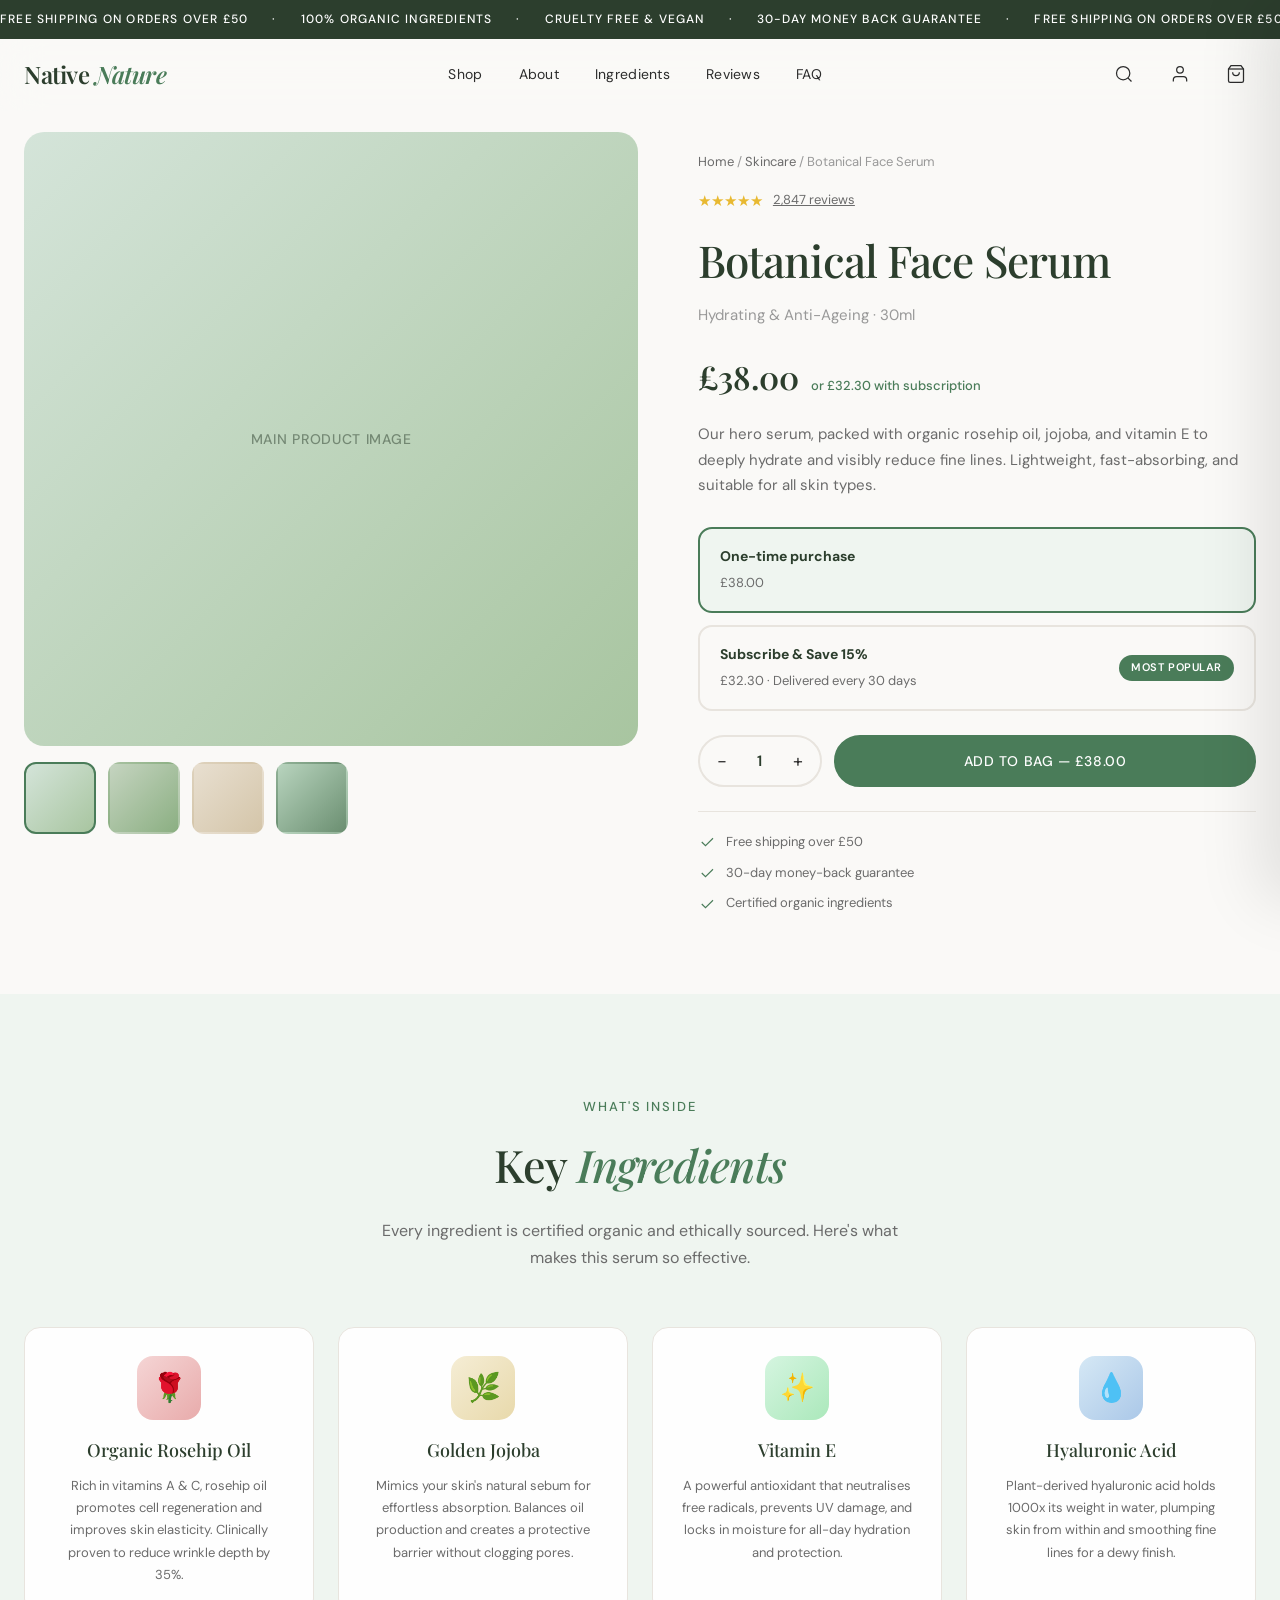
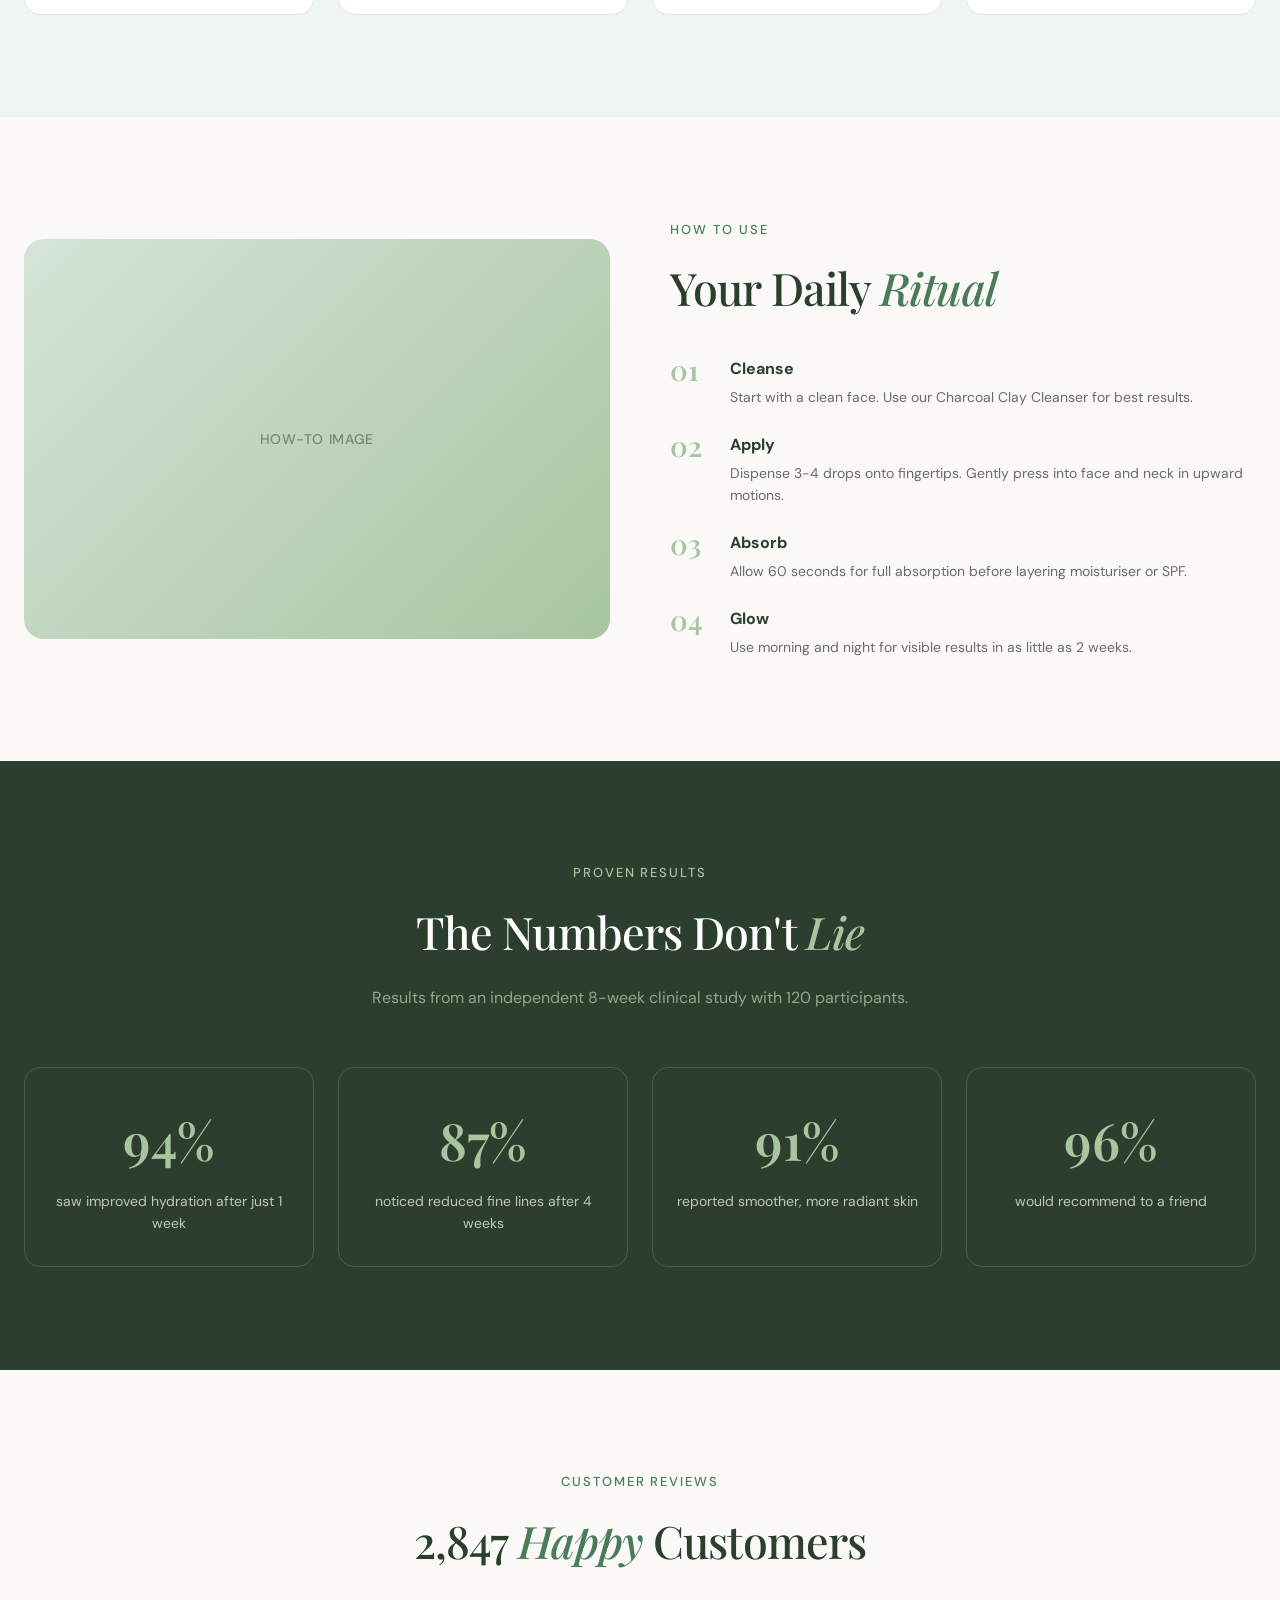
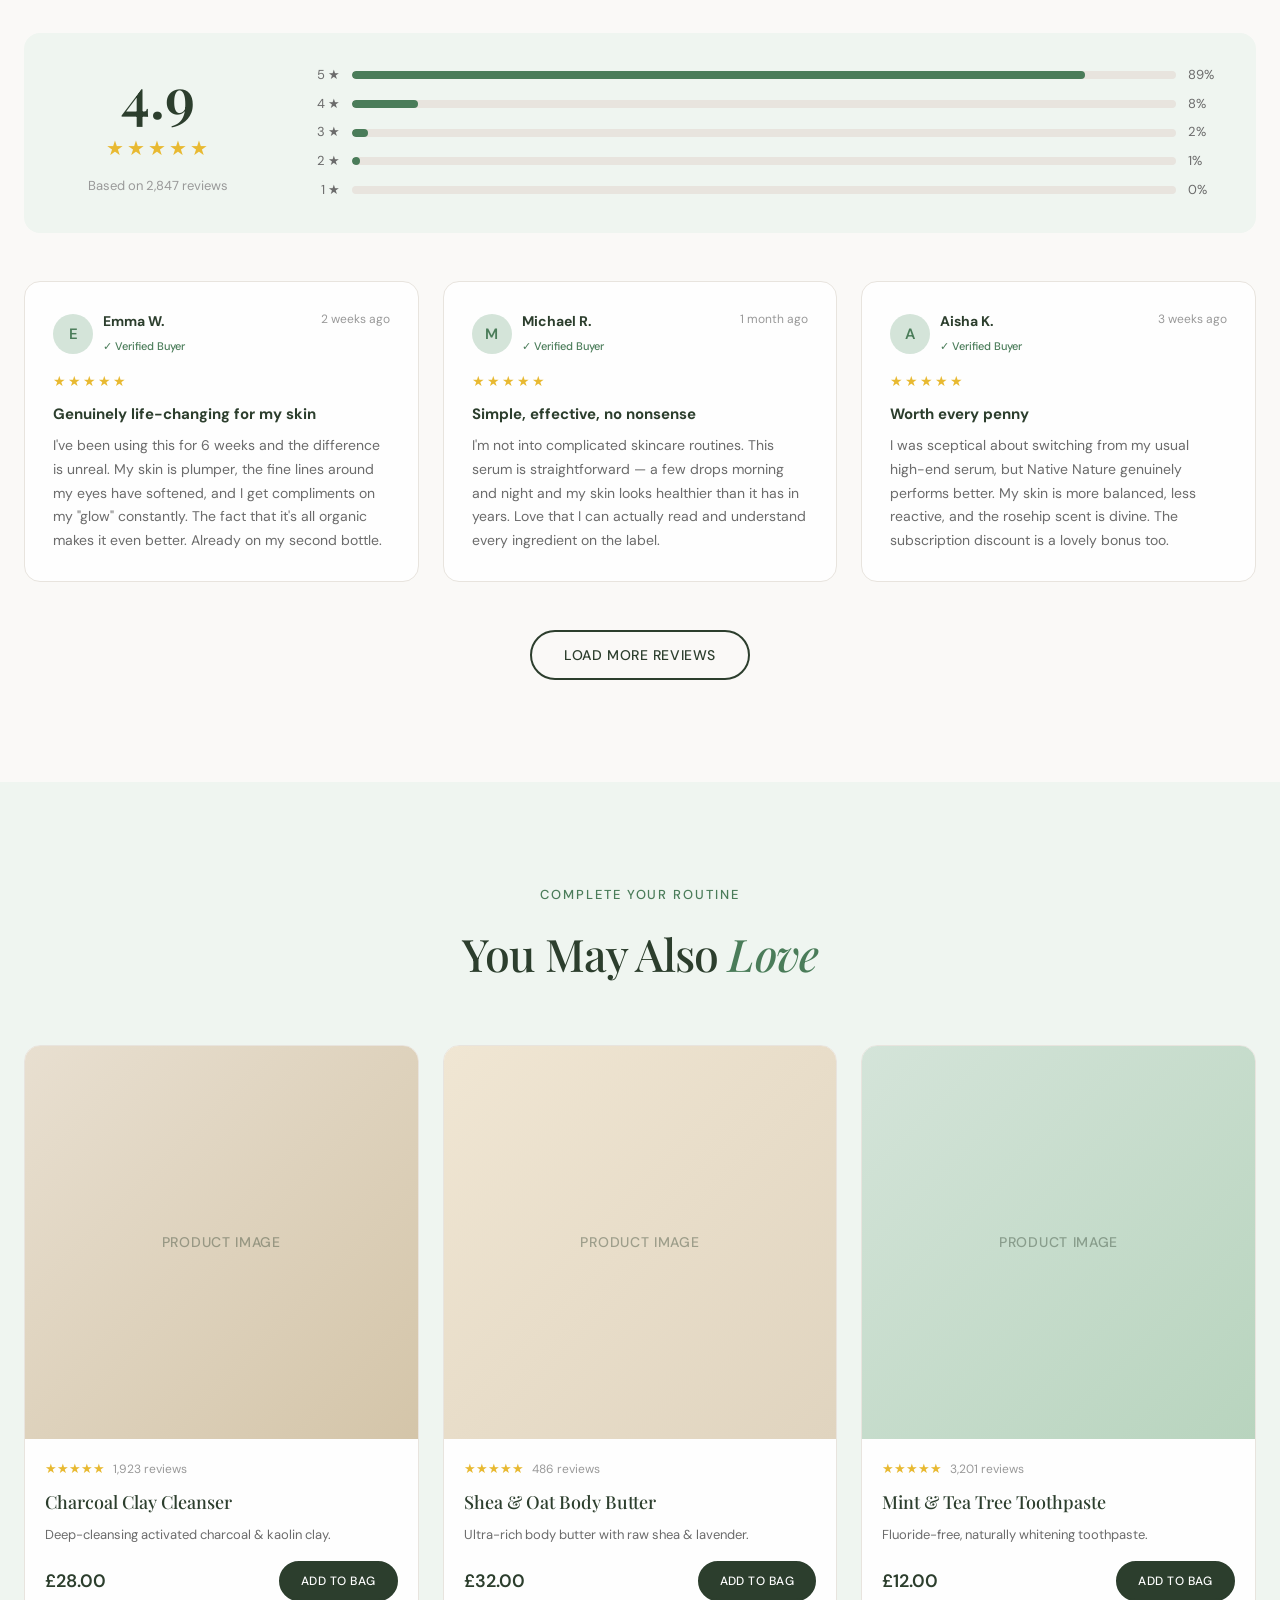
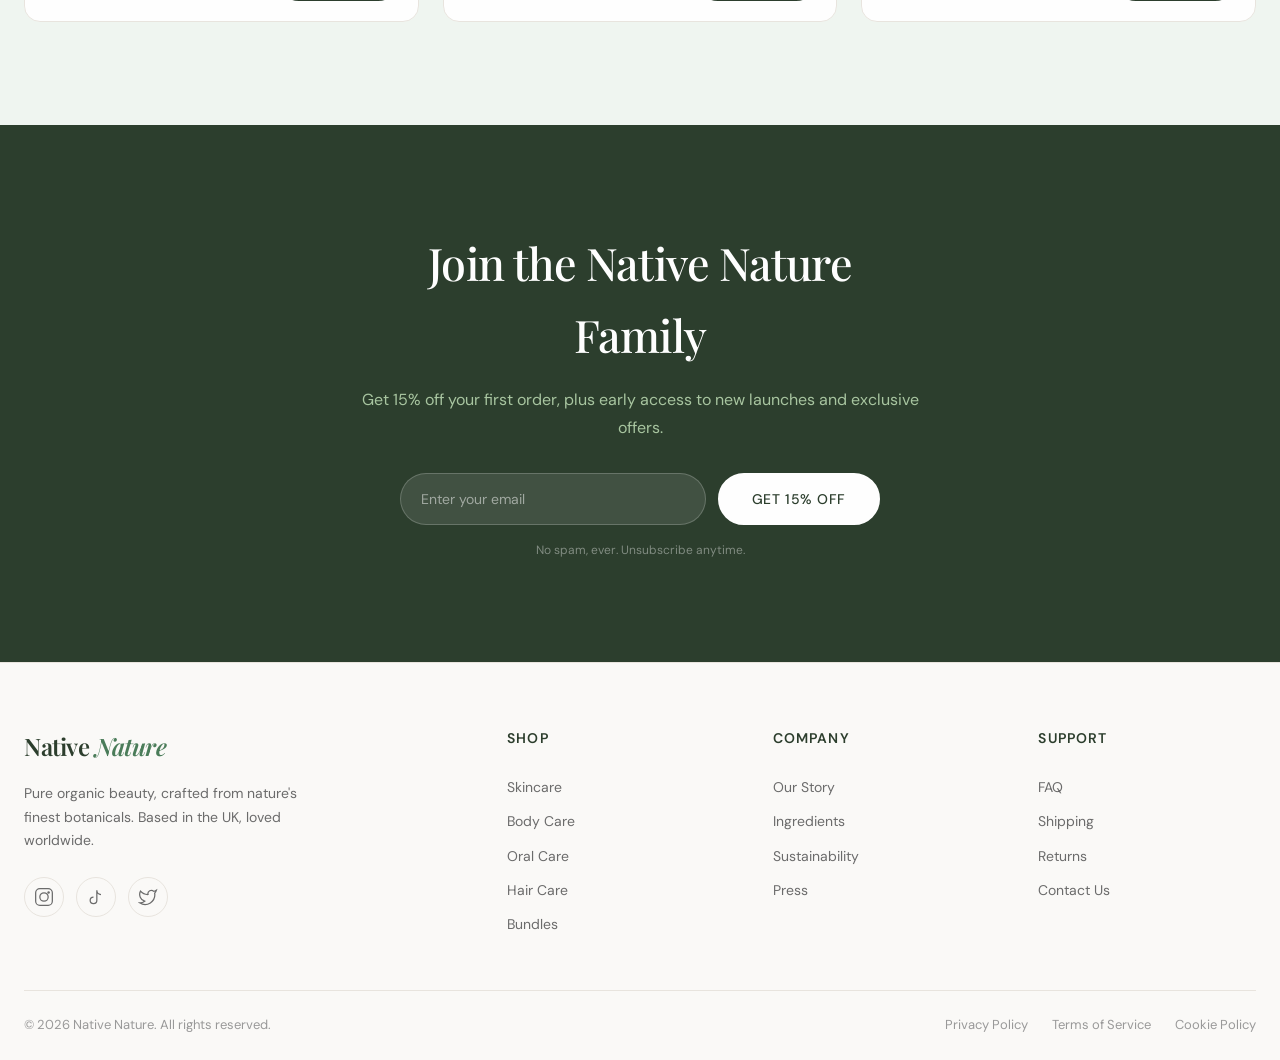
<file: native-nature/product.html>
<!DOCTYPE html>
<html lang="en">
<head>
    <meta charset="UTF-8">
    <meta name="viewport" content="width=device-width, initial-scale=1.0">
    <title>Botanical Face Serum — Native Nature</title>
    <link rel="stylesheet" href="css/style.css">
    <link rel="stylesheet" href="css/product.css">
    <link rel="preconnect" href="https://fonts.googleapis.com">
    <link rel="preconnect" href="https://fonts.gstatic.com" crossorigin>
    <link href="https://fonts.googleapis.com/css2?family=DM+Sans:ital,opsz,wght@0,9..40,300;0,9..40,400;0,9..40,500;0,9..40,600;1,9..40,300;1,9..40,400&family=Playfair+Display:ital,wght@0,400;0,500;0,600;0,700;1,400;1,500&display=swap" rel="stylesheet">
</head>
<body>

    <!-- Announcement Bar -->
    <div class="announcement-bar">
        <div class="marquee">
            <div class="marquee-inner">
                <span>FREE SHIPPING ON ORDERS OVER £50</span>
                <span>·</span>
                <span>100% ORGANIC INGREDIENTS</span>
                <span>·</span>
                <span>CRUELTY FREE & VEGAN</span>
                <span>·</span>
                <span>30-DAY MONEY BACK GUARANTEE</span>
                <span>·</span>
                <span>FREE SHIPPING ON ORDERS OVER £50</span>
                <span>·</span>
                <span>100% ORGANIC INGREDIENTS</span>
                <span>·</span>
                <span>CRUELTY FREE & VEGAN</span>
                <span>·</span>
                <span>30-DAY MONEY BACK GUARANTEE</span>
                <span>·</span>
            </div>
        </div>
    </div>

    <!-- Navigation -->
    <nav class="navbar" id="navbar">
        <div class="nav-container">
            <a href="index.html" class="nav-logo">
                <span class="logo-native">Native</span><span class="logo-nature">Nature</span>
            </a>
            <div class="nav-links" id="navLinks">
                <a href="index.html#shop" class="nav-link">Shop</a>
                <a href="index.html#about" class="nav-link">About</a>
                <a href="index.html#ingredients" class="nav-link">Ingredients</a>
                <a href="index.html#reviews" class="nav-link">Reviews</a>
                <a href="#" class="nav-link">FAQ</a>
            </div>
            <div class="nav-actions">
                <button class="nav-icon" aria-label="Search">
                    <svg width="20" height="20" viewBox="0 0 24 24" fill="none" stroke="currentColor" stroke-width="1.5"><circle cx="11" cy="11" r="8"/><line x1="21" y1="21" x2="16.65" y2="16.65"/></svg>
                </button>
                <button class="nav-icon" aria-label="Account">
                    <svg width="20" height="20" viewBox="0 0 24 24" fill="none" stroke="currentColor" stroke-width="1.5"><path d="M20 21v-2a4 4 0 0 0-4-4H8a4 4 0 0 0-4 4v2"/><circle cx="12" cy="7" r="4"/></svg>
                </button>
                <button class="nav-icon cart-icon" aria-label="Cart" id="cartBtn">
                    <svg width="20" height="20" viewBox="0 0 24 24" fill="none" stroke="currentColor" stroke-width="1.5"><path d="M6 2L3 6v14a2 2 0 0 0 2 2h14a2 2 0 0 0 2-2V6l-3-4z"/><line x1="3" y1="6" x2="21" y2="6"/><path d="M16 10a4 4 0 0 1-8 0"/></svg>
                    <span class="cart-count">0</span>
                </button>
                <button class="mobile-toggle" id="mobileToggle" aria-label="Menu">
                    <span></span><span></span><span></span>
                </button>
            </div>
        </div>
    </nav>

    <!-- Product Hero -->
    <section class="pdp-hero">
        <div class="pdp-gallery">
            <div class="gallery-main">
                <div class="gallery-placeholder" style="background: linear-gradient(135deg, #D4E4D9, #A8C5A0);">
                    <span class="placeholder-label">Main Product Image</span>
                </div>
            </div>
            <div class="gallery-thumbs">
                <button class="thumb active" style="background: linear-gradient(135deg, #D4E4D9, #A8C5A0);"></button>
                <button class="thumb" style="background: linear-gradient(135deg, #C5D4C0, #8BAF82);"></button>
                <button class="thumb" style="background: linear-gradient(135deg, #E8DFD0, #D4C5A9);"></button>
                <button class="thumb" style="background: linear-gradient(135deg, #B8D4BE, #6B8F71);"></button>
            </div>
        </div>
        <div class="pdp-info">
            <div class="pdp-breadcrumb">
                <a href="index.html">Home</a> / <a href="index.html#shop">Skincare</a> / <span>Botanical Face Serum</span>
            </div>
            <div class="pdp-stars">★★★★★ <span>2,847 reviews</span></div>
            <h1 class="pdp-title">Botanical Face Serum</h1>
            <p class="pdp-subtitle">Hydrating & Anti-Ageing · 30ml</p>
            <div class="pdp-price-row">
                <span class="pdp-price">£38.00</span>
                <span class="pdp-subscription">or £32.30 with subscription</span>
            </div>

            <div class="pdp-description">
                <p>Our hero serum, packed with organic rosehip oil, jojoba, and vitamin E to deeply hydrate and visibly reduce fine lines. Lightweight, fast-absorbing, and suitable for all skin types.</p>
            </div>

            <!-- Purchase Options -->
            <div class="purchase-options">
                <label class="purchase-option active">
                    <input type="radio" name="purchase" value="one-time" checked>
                    <div class="option-content">
                        <div class="option-left">
                            <strong>One-time purchase</strong>
                            <span>£38.00</span>
                        </div>
                    </div>
                </label>
                <label class="purchase-option">
                    <input type="radio" name="purchase" value="subscribe">
                    <div class="option-content">
                        <div class="option-left">
                            <strong>Subscribe & Save 15%</strong>
                            <span>£32.30 · Delivered every 30 days</span>
                        </div>
                        <div class="option-badge">Most Popular</div>
                    </div>
                </label>
            </div>

            <!-- Quantity & Add to Cart -->
            <div class="pdp-actions">
                <div class="quantity-selector">
                    <button class="qty-btn minus" aria-label="Decrease quantity">−</button>
                    <span class="qty-value">1</span>
                    <button class="qty-btn plus" aria-label="Increase quantity">+</button>
                </div>
                <button class="btn btn-primary btn-atc">Add to Bag — £38.00</button>
            </div>

            <!-- Trust Badges -->
            <div class="pdp-trust">
                <div class="pdp-trust-item">
                    <svg width="18" height="18" viewBox="0 0 24 24" fill="none" stroke="currentColor" stroke-width="1.5"><path d="M5 12l5 5L20 7"/></svg>
                    <span>Free shipping over £50</span>
                </div>
                <div class="pdp-trust-item">
                    <svg width="18" height="18" viewBox="0 0 24 24" fill="none" stroke="currentColor" stroke-width="1.5"><path d="M5 12l5 5L20 7"/></svg>
                    <span>30-day money-back guarantee</span>
                </div>
                <div class="pdp-trust-item">
                    <svg width="18" height="18" viewBox="0 0 24 24" fill="none" stroke="currentColor" stroke-width="1.5"><path d="M5 12l5 5L20 7"/></svg>
                    <span>Certified organic ingredients</span>
                </div>
            </div>
        </div>
    </section>

    <!-- Ingredient Breakdown -->
    <section class="pdp-ingredients-section">
        <div class="container">
            <div class="section-header">
                <p class="section-tag">What's Inside</p>
                <h2 class="section-title">Key <em>Ingredients</em></h2>
                <p class="section-subtitle">Every ingredient is certified organic and ethically sourced. Here's what makes this serum so effective.</p>
            </div>
            <div class="ingredients-grid">
                <div class="ingredient-card">
                    <div class="ingredient-icon" style="background: linear-gradient(135deg, #F5D5D5, #E8ABAB);">
                        <span>🌹</span>
                    </div>
                    <h3>Organic Rosehip Oil</h3>
                    <p>Rich in vitamins A & C, rosehip oil promotes cell regeneration and improves skin elasticity. Clinically proven to reduce wrinkle depth by 35%.</p>
                </div>
                <div class="ingredient-card">
                    <div class="ingredient-icon" style="background: linear-gradient(135deg, #F5EDD5, #E8D9AB);">
                        <span>🌿</span>
                    </div>
                    <h3>Golden Jojoba</h3>
                    <p>Mimics your skin's natural sebum for effortless absorption. Balances oil production and creates a protective barrier without clogging pores.</p>
                </div>
                <div class="ingredient-card">
                    <div class="ingredient-icon" style="background: linear-gradient(135deg, #D5F5E0, #ABE8BB);">
                        <span>✨</span>
                    </div>
                    <h3>Vitamin E</h3>
                    <p>A powerful antioxidant that neutralises free radicals, prevents UV damage, and locks in moisture for all-day hydration and protection.</p>
                </div>
                <div class="ingredient-card">
                    <div class="ingredient-icon" style="background: linear-gradient(135deg, #D5E8F5, #ABC8E8);">
                        <span>💧</span>
                    </div>
                    <h3>Hyaluronic Acid</h3>
                    <p>Plant-derived hyaluronic acid holds 1000x its weight in water, plumping skin from within and smoothing fine lines for a dewy finish.</p>
                </div>
            </div>
        </div>
    </section>

    <!-- How to Use -->
    <section class="pdp-howto">
        <div class="container">
            <div class="howto-grid">
                <div class="howto-image">
                    <div class="split-placeholder" style="background: linear-gradient(135deg, #D4E4D9, #A8C5A0); border-radius: 20px; min-height: 400px;">
                        <span class="placeholder-label">How-To Image</span>
                    </div>
                </div>
                <div class="howto-content">
                    <p class="section-tag">How to Use</p>
                    <h2 class="section-title" style="text-align: left;">Your Daily <em>Ritual</em></h2>
                    <div class="howto-steps">
                        <div class="howto-step">
                            <div class="step-number">01</div>
                            <div>
                                <strong>Cleanse</strong>
                                <p>Start with a clean face. Use our Charcoal Clay Cleanser for best results.</p>
                            </div>
                        </div>
                        <div class="howto-step">
                            <div class="step-number">02</div>
                            <div>
                                <strong>Apply</strong>
                                <p>Dispense 3-4 drops onto fingertips. Gently press into face and neck in upward motions.</p>
                            </div>
                        </div>
                        <div class="howto-step">
                            <div class="step-number">03</div>
                            <div>
                                <strong>Absorb</strong>
                                <p>Allow 60 seconds for full absorption before layering moisturiser or SPF.</p>
                            </div>
                        </div>
                        <div class="howto-step">
                            <div class="step-number">04</div>
                            <div>
                                <strong>Glow</strong>
                                <p>Use morning and night for visible results in as little as 2 weeks.</p>
                            </div>
                        </div>
                    </div>
                </div>
            </div>
        </div>
    </section>

    <!-- Results / Before-After -->
    <section class="pdp-results">
        <div class="container">
            <div class="section-header">
                <p class="section-tag">Proven Results</p>
                <h2 class="section-title">The Numbers Don't <em>Lie</em></h2>
                <p class="section-subtitle">Results from an independent 8-week clinical study with 120 participants.</p>
            </div>
            <div class="results-grid">
                <div class="result-card">
                    <span class="result-number">94%</span>
                    <p>saw improved hydration after just 1 week</p>
                </div>
                <div class="result-card">
                    <span class="result-number">87%</span>
                    <p>noticed reduced fine lines after 4 weeks</p>
                </div>
                <div class="result-card">
                    <span class="result-number">91%</span>
                    <p>reported smoother, more radiant skin</p>
                </div>
                <div class="result-card">
                    <span class="result-number">96%</span>
                    <p>would recommend to a friend</p>
                </div>
            </div>
        </div>
    </section>

    <!-- Product Reviews -->
    <section class="pdp-reviews">
        <div class="container">
            <div class="section-header">
                <p class="section-tag">Customer Reviews</p>
                <h2 class="section-title">2,847 <em>Happy</em> Customers</h2>
            </div>
            <div class="reviews-summary">
                <div class="reviews-average">
                    <span class="avg-number">4.9</span>
                    <div class="avg-stars">★★★★★</div>
                    <span class="avg-count">Based on 2,847 reviews</span>
                </div>
                <div class="reviews-bars">
                    <div class="bar-row"><span>5 ★</span><div class="bar"><div class="bar-fill" style="width: 89%"></div></div><span>89%</span></div>
                    <div class="bar-row"><span>4 ★</span><div class="bar"><div class="bar-fill" style="width: 8%"></div></div><span>8%</span></div>
                    <div class="bar-row"><span>3 ★</span><div class="bar"><div class="bar-fill" style="width: 2%"></div></div><span>2%</span></div>
                    <div class="bar-row"><span>2 ★</span><div class="bar"><div class="bar-fill" style="width: 1%"></div></div><span>1%</span></div>
                    <div class="bar-row"><span>1 ★</span><div class="bar"><div class="bar-fill" style="width: 0%"></div></div><span>0%</span></div>
                </div>
            </div>
            <div class="reviews-list">
                <div class="review-card">
                    <div class="review-header">
                        <div class="review-author-info">
                            <div class="author-avatar">E</div>
                            <div>
                                <strong>Emma W.</strong>
                                <span class="verified-badge">✓ Verified Buyer</span>
                            </div>
                        </div>
                        <span class="review-date">2 weeks ago</span>
                    </div>
                    <div class="review-stars">★★★★★</div>
                    <h4>Genuinely life-changing for my skin</h4>
                    <p>I've been using this for 6 weeks and the difference is unreal. My skin is plumper, the fine lines around my eyes have softened, and I get compliments on my "glow" constantly. The fact that it's all organic makes it even better. Already on my second bottle.</p>
                </div>
                <div class="review-card">
                    <div class="review-header">
                        <div class="review-author-info">
                            <div class="author-avatar">M</div>
                            <div>
                                <strong>Michael R.</strong>
                                <span class="verified-badge">✓ Verified Buyer</span>
                            </div>
                        </div>
                        <span class="review-date">1 month ago</span>
                    </div>
                    <div class="review-stars">★★★★★</div>
                    <h4>Simple, effective, no nonsense</h4>
                    <p>I'm not into complicated skincare routines. This serum is straightforward — a few drops morning and night and my skin looks healthier than it has in years. Love that I can actually read and understand every ingredient on the label.</p>
                </div>
                <div class="review-card">
                    <div class="review-header">
                        <div class="review-author-info">
                            <div class="author-avatar">A</div>
                            <div>
                                <strong>Aisha K.</strong>
                                <span class="verified-badge">✓ Verified Buyer</span>
                            </div>
                        </div>
                        <span class="review-date">3 weeks ago</span>
                    </div>
                    <div class="review-stars">★★★★★</div>
                    <h4>Worth every penny</h4>
                    <p>I was sceptical about switching from my usual high-end serum, but Native Nature genuinely performs better. My skin is more balanced, less reactive, and the rosehip scent is divine. The subscription discount is a lovely bonus too.</p>
                </div>
            </div>
            <div class="section-cta">
                <button class="btn btn-outline">Load More Reviews</button>
            </div>
        </div>
    </section>

    <!-- You May Also Like -->
    <section class="pdp-related">
        <div class="container">
            <div class="section-header">
                <p class="section-tag">Complete Your Routine</p>
                <h2 class="section-title">You May Also <em>Love</em></h2>
            </div>
            <div class="products-grid related-grid">
                <div class="product-card">
                    <div class="product-image">
                        <div class="product-placeholder" style="background: linear-gradient(135deg, #E8DFD0, #D4C5A9);"><span>Product Image</span></div>
                    </div>
                    <div class="product-info">
                        <div class="product-stars">★★★★★ <span>1,923 reviews</span></div>
                        <h3 class="product-name">Charcoal Clay Cleanser</h3>
                        <p class="product-desc">Deep-cleansing activated charcoal & kaolin clay.</p>
                        <div class="product-bottom">
                            <span class="price-current">£28.00</span>
                            <button class="btn btn-add" data-product="Charcoal Clay Cleanser" data-price="28.00">Add to Bag</button>
                        </div>
                    </div>
                </div>
                <div class="product-card">
                    <div class="product-image">
                        <div class="product-placeholder" style="background: linear-gradient(135deg, #F0E6D3, #E0D4BF);"><span>Product Image</span></div>
                    </div>
                    <div class="product-info">
                        <div class="product-stars">★★★★★ <span>486 reviews</span></div>
                        <h3 class="product-name">Shea & Oat Body Butter</h3>
                        <p class="product-desc">Ultra-rich body butter with raw shea & lavender.</p>
                        <div class="product-bottom">
                            <span class="price-current">£32.00</span>
                            <button class="btn btn-add" data-product="Shea & Oat Body Butter" data-price="32.00">Add to Bag</button>
                        </div>
                    </div>
                </div>
                <div class="product-card">
                    <div class="product-image">
                        <div class="product-placeholder" style="background: linear-gradient(135deg, #D4E4D9, #B8D4BE);"><span>Product Image</span></div>
                    </div>
                    <div class="product-info">
                        <div class="product-stars">★★★★★ <span>3,201 reviews</span></div>
                        <h3 class="product-name">Mint & Tea Tree Toothpaste</h3>
                        <p class="product-desc">Fluoride-free, naturally whitening toothpaste.</p>
                        <div class="product-bottom">
                            <span class="price-current">£12.00</span>
                            <button class="btn btn-add" data-product="Mint & Tea Tree Toothpaste" data-price="12.00">Add to Bag</button>
                        </div>
                    </div>
                </div>
            </div>
        </div>
    </section>

    <!-- Newsletter -->
    <section class="newsletter-section">
        <div class="container">
            <div class="newsletter-inner">
                <h2 class="section-title">Join the Native Nature Family</h2>
                <p class="section-subtitle">Get 15% off your first order, plus early access to new launches and exclusive offers.</p>
                <form class="newsletter-form" id="newsletterForm">
                    <input type="email" placeholder="Enter your email" required>
                    <button type="submit" class="btn btn-primary">Get 15% Off</button>
                </form>
                <p class="newsletter-note">No spam, ever. Unsubscribe anytime.</p>
            </div>
        </div>
    </section>

    <!-- Footer -->
    <footer class="footer">
        <div class="container">
            <div class="footer-grid">
                <div class="footer-brand">
                    <a href="index.html" class="nav-logo">
                        <span class="logo-native">Native</span><span class="logo-nature">Nature</span>
                    </a>
                    <p class="footer-desc">Pure organic beauty, crafted from nature's finest botanicals. Based in the UK, loved worldwide.</p>
                    <div class="footer-socials">
                        <a href="#" aria-label="Instagram"><svg width="20" height="20" viewBox="0 0 24 24" fill="none" stroke="currentColor" stroke-width="1.5"><rect x="2" y="2" width="20" height="20" rx="5"/><circle cx="12" cy="12" r="5"/><circle cx="17.5" cy="6.5" r="1.5" fill="currentColor" stroke="none"/></svg></a>
                        <a href="#" aria-label="TikTok"><svg width="20" height="20" viewBox="0 0 24 24" fill="none" stroke="currentColor" stroke-width="1.5"><path d="M9 12a4 4 0 1 0 4 4V4a5 5 0 0 0 5 5"/></svg></a>
                        <a href="#" aria-label="Twitter"><svg width="20" height="20" viewBox="0 0 24 24" fill="none" stroke="currentColor" stroke-width="1.5"><path d="M22 4s-.7 2.1-2 3.4c1.6 10-9.4 17.3-18 11.6 2.2.1 4.4-.6 6-2C3 15.5.5 9.6 3 5c2.2 2.6 5.6 4.1 9 4-.9-4.2 4-6.6 7-3.8 1.1 0 3-1.2 3-1.2z"/></svg></a>
                    </div>
                </div>
                <div class="footer-col">
                    <h4>Shop</h4>
                    <a href="#">Skincare</a><a href="#">Body Care</a><a href="#">Oral Care</a><a href="#">Hair Care</a><a href="#">Bundles</a>
                </div>
                <div class="footer-col">
                    <h4>Company</h4>
                    <a href="#">Our Story</a><a href="#">Ingredients</a><a href="#">Sustainability</a><a href="#">Press</a>
                </div>
                <div class="footer-col">
                    <h4>Support</h4>
                    <a href="#">FAQ</a><a href="#">Shipping</a><a href="#">Returns</a><a href="#">Contact Us</a>
                </div>
            </div>
            <div class="footer-bottom">
                <p>&copy; 2026 Native Nature. All rights reserved.</p>
                <div class="footer-legal">
                    <a href="#">Privacy Policy</a><a href="#">Terms of Service</a><a href="#">Cookie Policy</a>
                </div>
            </div>
        </div>
    </footer>

    <!-- Cart Drawer -->
    <div class="cart-overlay" id="cartOverlay"></div>
    <div class="cart-drawer" id="cartDrawer">
        <div class="cart-header">
            <h3>Your Bag</h3>
            <button class="cart-close" id="cartClose">
                <svg width="20" height="20" viewBox="0 0 24 24" fill="none" stroke="currentColor" stroke-width="2"><line x1="18" y1="6" x2="6" y2="18"/><line x1="6" y1="6" x2="18" y2="18"/></svg>
            </button>
        </div>
        <div class="cart-body" id="cartBody">
            <div class="cart-empty">
                <svg width="48" height="48" viewBox="0 0 24 24" fill="none" stroke="currentColor" stroke-width="1"><path d="M6 2L3 6v14a2 2 0 0 0 2 2h14a2 2 0 0 0 2-2V6l-3-4z"/><line x1="3" y1="6" x2="21" y2="6"/><path d="M16 10a4 4 0 0 1-8 0"/></svg>
                <p>Your bag is empty</p>
            </div>
        </div>
        <div class="cart-footer" id="cartFooter" style="display:none;">
            <div class="cart-subtotal">
                <span>Subtotal</span>
                <span id="cartSubtotal">£0.00</span>
            </div>
            <p class="cart-shipping-note">Free shipping on orders over £50</p>
            <button class="btn btn-primary btn-checkout">Checkout</button>
        </div>
    </div>

    <script src="js/main.js"></script>
    <script src="js/product.js"></script>
</body>
</html>
</file>
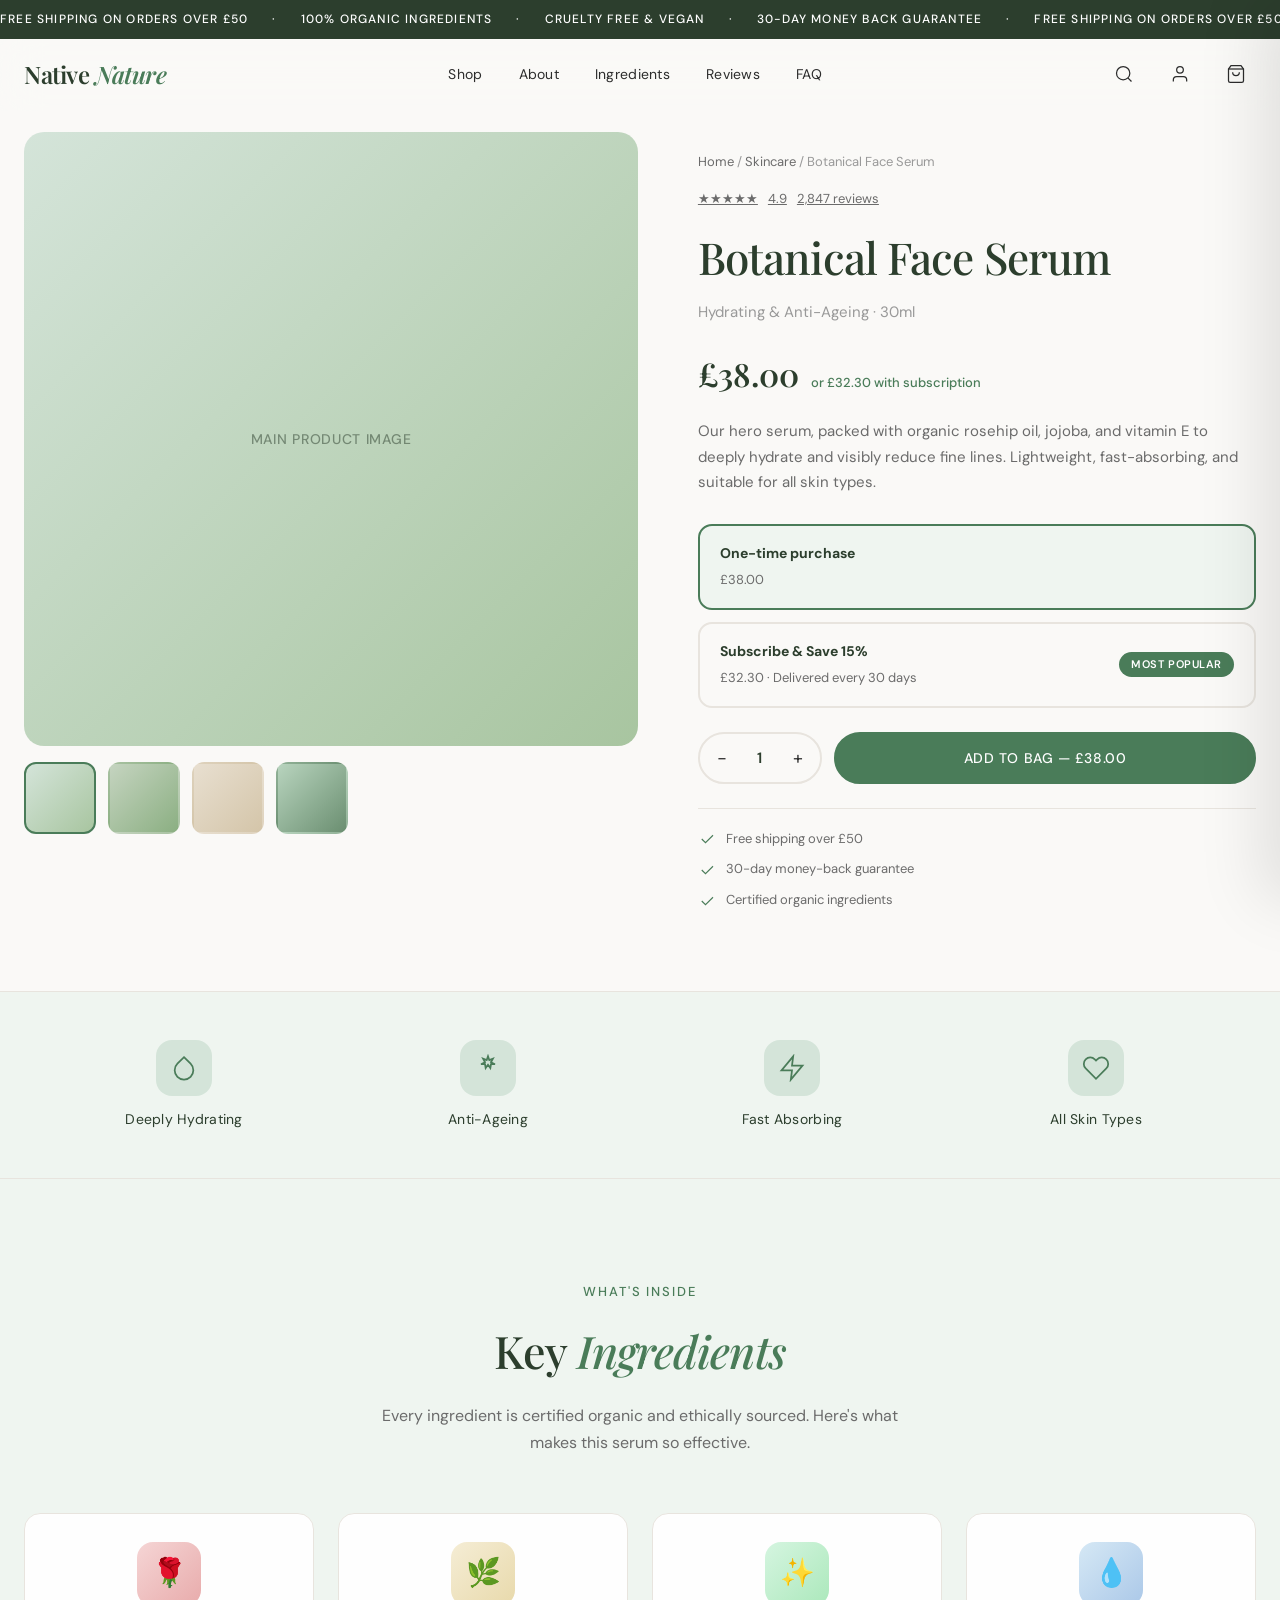
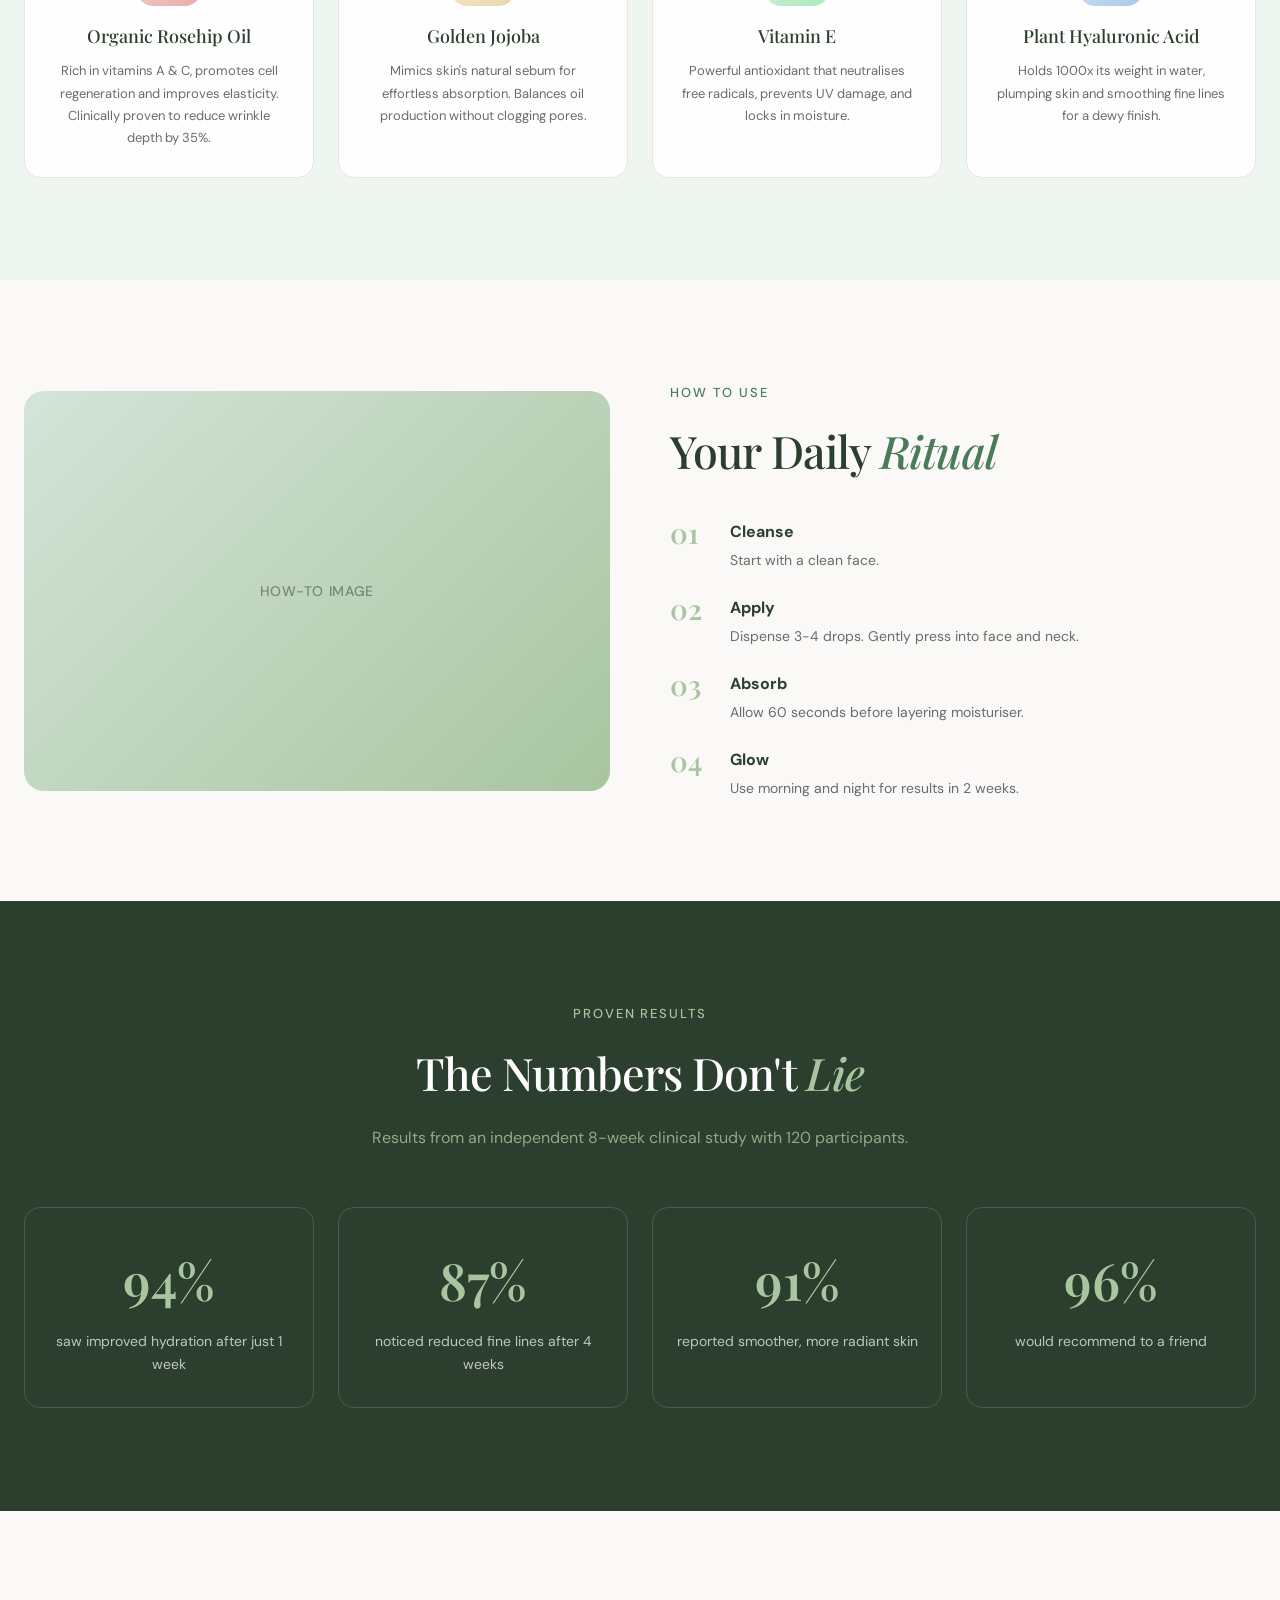
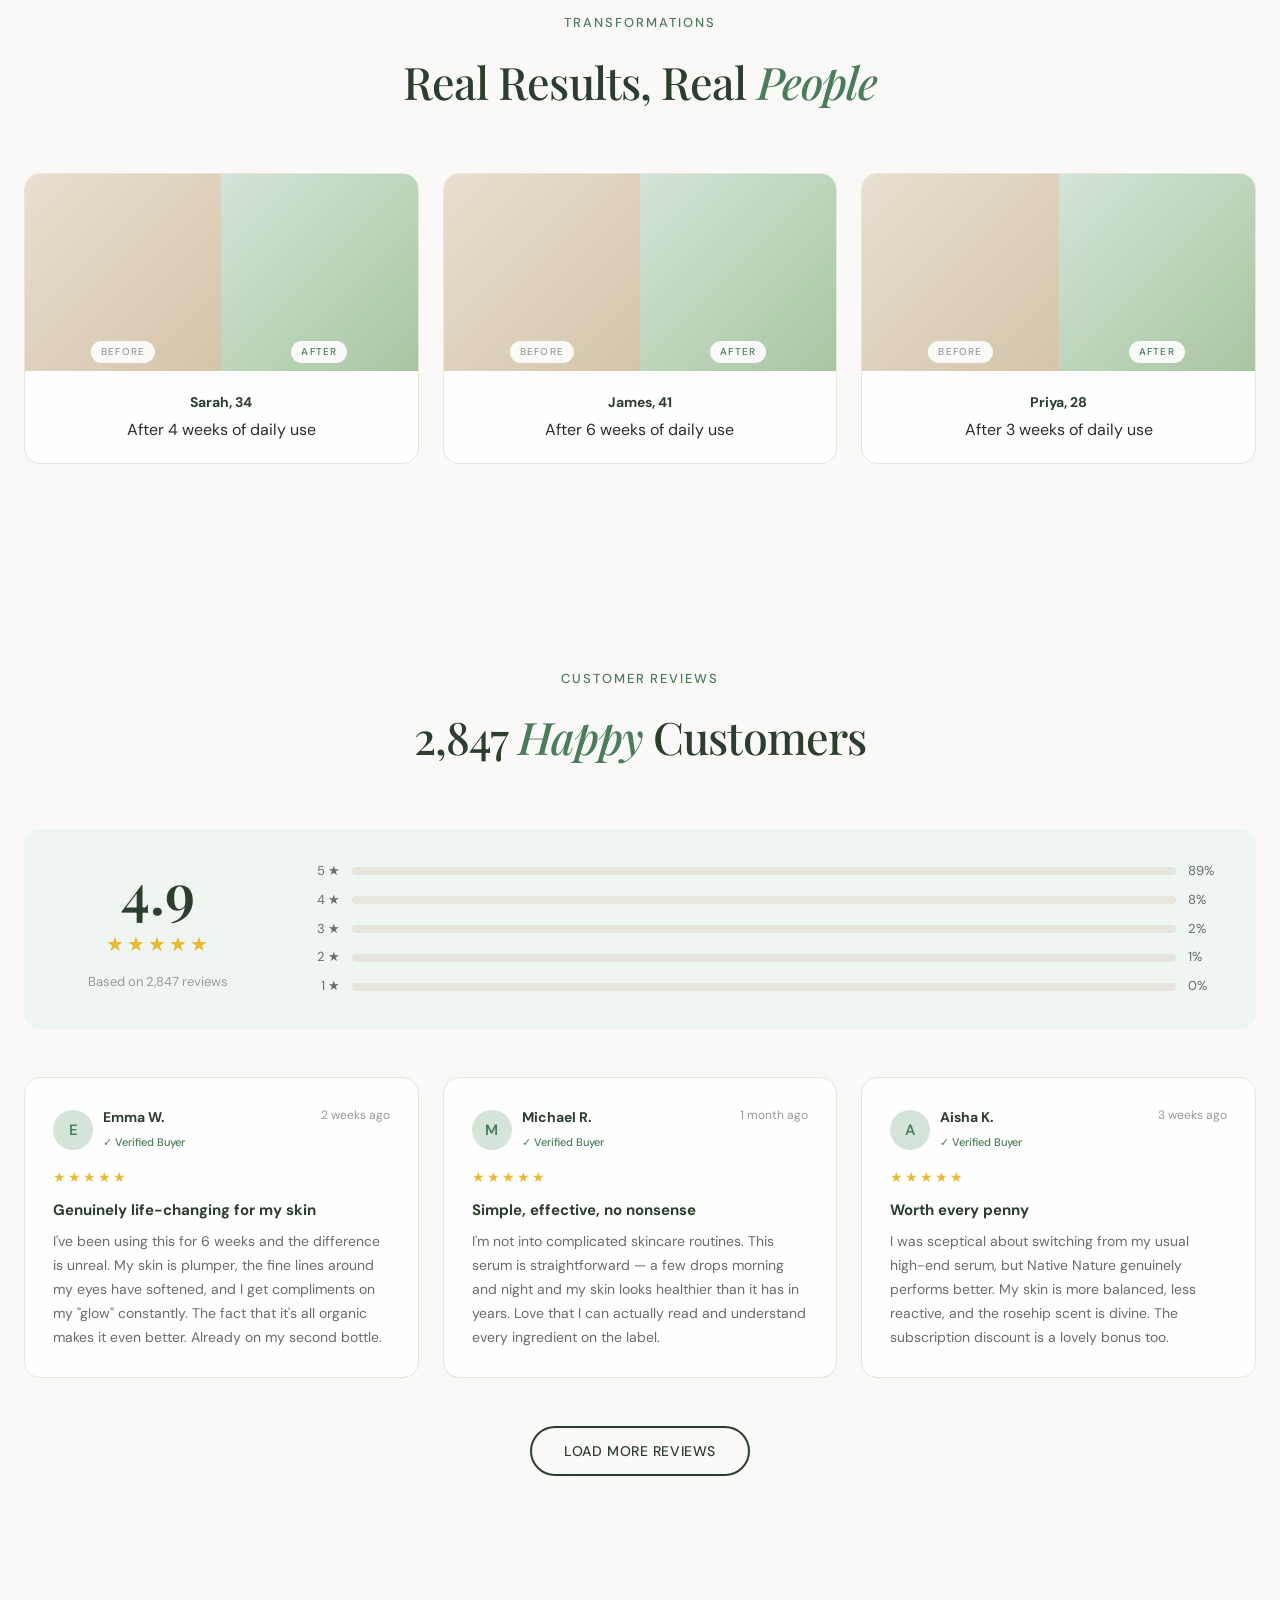
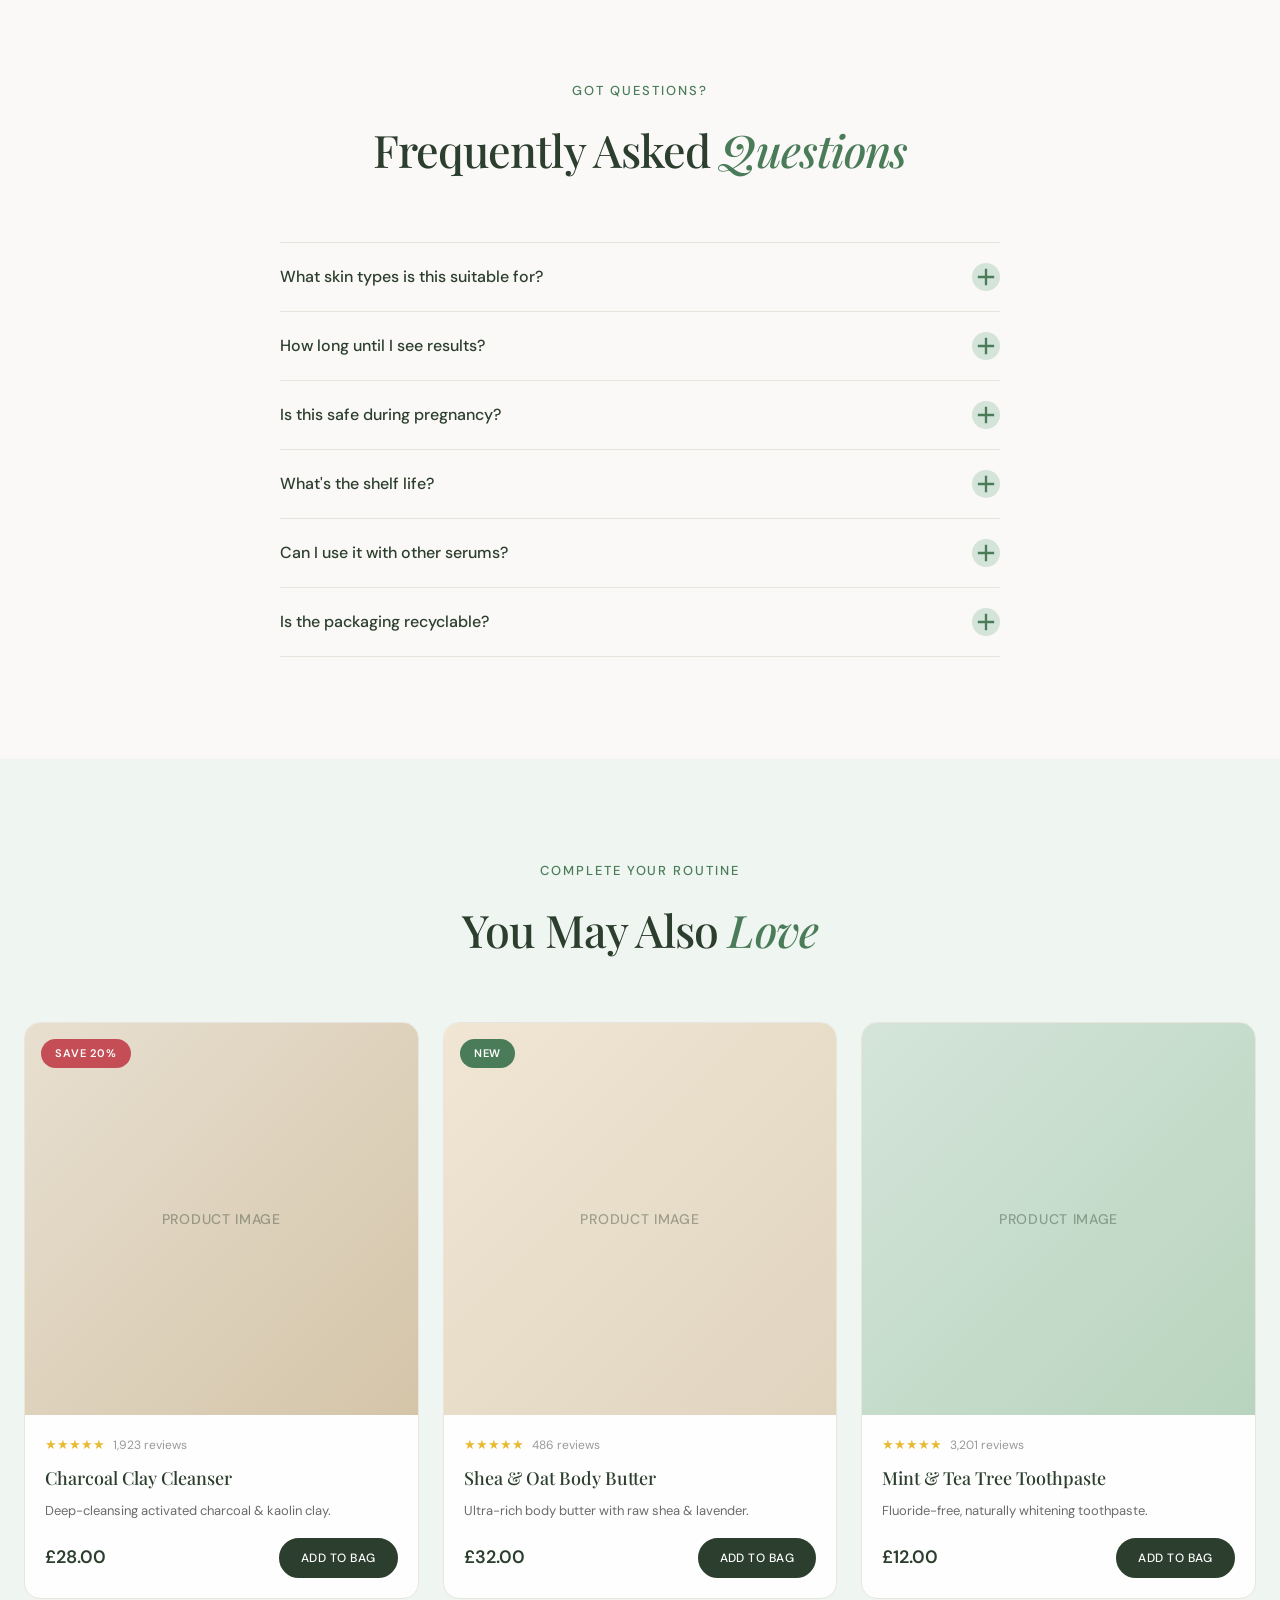
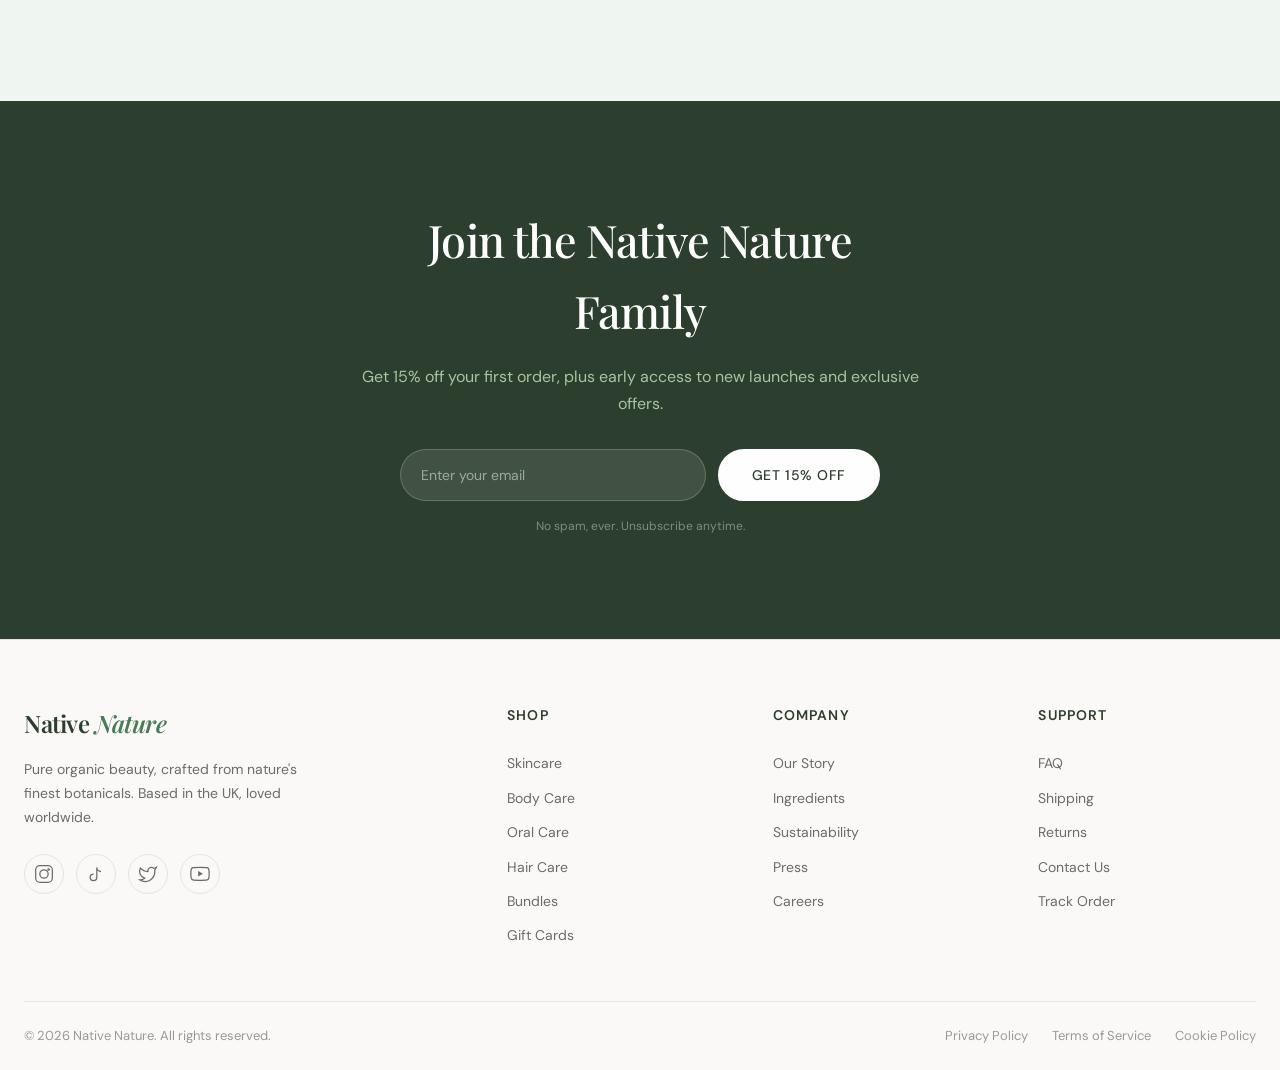
<file: native-nature/products/botanical-face-serum.html>
<!DOCTYPE html>
<html lang="en">
<head>
    <meta charset="UTF-8">
    <meta name="viewport" content="width=device-width, initial-scale=1.0">
    <title>Botanical Face Serum — Native Nature</title>
    <link rel="stylesheet" href="../css/style.css">
    <link rel="stylesheet" href="../css/product.css">
    <link rel="stylesheet" href="../css/landing.css">
    <link rel="preconnect" href="https://fonts.googleapis.com">
    <link rel="preconnect" href="https://fonts.gstatic.com" crossorigin>
    <link href="https://fonts.googleapis.com/css2?family=DM+Sans:ital,opsz,wght@0,9..40,300;0,9..40,400;0,9..40,500;0,9..40,600;1,9..40,300;1,9..40,400&family=Playfair+Display:ital,wght@0,400;0,500;0,600;0,700;1,400;1,500&display=swap" rel="stylesheet">
</head>
<body>

    <!-- ============================================
         1. ANNOUNCEMENT BAR
         ============================================ -->
    <div class="announcement-bar">
        <div class="marquee">
            <div class="marquee-inner">
                <span>FREE SHIPPING ON ORDERS OVER &pound;50</span>
                <span>&middot;</span>
                <span>100% ORGANIC INGREDIENTS</span>
                <span>&middot;</span>
                <span>CRUELTY FREE &amp; VEGAN</span>
                <span>&middot;</span>
                <span>30-DAY MONEY BACK GUARANTEE</span>
                <span>&middot;</span>
                <span>FREE SHIPPING ON ORDERS OVER &pound;50</span>
                <span>&middot;</span>
                <span>100% ORGANIC INGREDIENTS</span>
                <span>&middot;</span>
                <span>CRUELTY FREE &amp; VEGAN</span>
                <span>&middot;</span>
                <span>30-DAY MONEY BACK GUARANTEE</span>
                <span>&middot;</span>
                <span>FREE SHIPPING ON ORDERS OVER &pound;50</span>
                <span>&middot;</span>
                <span>100% ORGANIC INGREDIENTS</span>
                <span>&middot;</span>
                <span>CRUELTY FREE &amp; VEGAN</span>
                <span>&middot;</span>
                <span>30-DAY MONEY BACK GUARANTEE</span>
                <span>&middot;</span>
            </div>
        </div>
    </div>

    <!-- ============================================
         2. NAVBAR
         ============================================ -->
    <nav class="navbar" id="navbar">
        <div class="nav-container">
            <a href="../index.html" class="nav-logo">
                <span class="logo-native">Native</span><span class="logo-nature">Nature</span>
            </a>
            <div class="nav-links" id="navLinks">
                <a href="../index.html#shop" class="nav-link">Shop</a>
                <a href="../index.html#about" class="nav-link">About</a>
                <a href="../index.html#ingredients" class="nav-link">Ingredients</a>
                <a href="../index.html#reviews" class="nav-link">Reviews</a>
                <a href="#faq" class="nav-link">FAQ</a>
            </div>
            <div class="nav-actions">
                <button class="nav-icon" aria-label="Search">
                    <svg width="20" height="20" viewBox="0 0 24 24" fill="none" stroke="currentColor" stroke-width="1.5"><circle cx="11" cy="11" r="8"/><line x1="21" y1="21" x2="16.65" y2="16.65"/></svg>
                </button>
                <button class="nav-icon" aria-label="Account">
                    <svg width="20" height="20" viewBox="0 0 24 24" fill="none" stroke="currentColor" stroke-width="1.5"><path d="M20 21v-2a4 4 0 0 0-4-4H8a4 4 0 0 0-4 4v2"/><circle cx="12" cy="7" r="4"/></svg>
                </button>
                <button class="nav-icon cart-icon" aria-label="Cart" id="cartBtn">
                    <svg width="20" height="20" viewBox="0 0 24 24" fill="none" stroke="currentColor" stroke-width="1.5"><path d="M6 2L3 6v14a2 2 0 0 0 2 2h14a2 2 0 0 0 2-2V6l-3-4z"/><line x1="3" y1="6" x2="21" y2="6"/><path d="M16 10a4 4 0 0 1-8 0"/></svg>
                    <span class="cart-count">0</span>
                </button>
                <button class="mobile-toggle" id="mobileToggle" aria-label="Menu">
                    <span></span><span></span><span></span>
                </button>
            </div>
        </div>
    </nav>

    <!-- ============================================
         3. PRODUCT HERO
         ============================================ -->
    <section class="pdp-hero">
        <div class="pdp-gallery">
            <div class="gallery-main">
                <div class="gallery-placeholder" style="background: linear-gradient(135deg, #D4E4D9, #A8C5A0);">
                    <span class="placeholder-label">Main Product Image</span>
                </div>
            </div>
            <div class="gallery-thumbs">
                <button class="thumb active" style="background: linear-gradient(135deg, #D4E4D9, #A8C5A0);"></button>
                <button class="thumb" style="background: linear-gradient(135deg, #C5D4C0, #8BAF82);"></button>
                <button class="thumb" style="background: linear-gradient(135deg, #E8DFD0, #D4C5A9);"></button>
                <button class="thumb" style="background: linear-gradient(135deg, #B8D4BE, #6B8F71);"></button>
            </div>
        </div>
        <div class="pdp-info">
            <div class="pdp-breadcrumb">
                <a href="../index.html">Home</a> / <a href="../index.html#shop">Skincare</a> / <span>Botanical Face Serum</span>
            </div>
            <div class="pdp-stars">
                <span class="stars-icons">&#9733;&#9733;&#9733;&#9733;&#9733;</span>
                <span class="stars-rating">4.9</span>
                <span class="stars-count">2,847 reviews</span>
            </div>
            <h1 class="pdp-title">Botanical Face Serum</h1>
            <p class="pdp-subtitle">Hydrating &amp; Anti-Ageing &middot; 30ml</p>
            <div class="pdp-price-row">
                <span class="pdp-price">&pound;38.00</span>
                <span class="pdp-subscription">or &pound;32.30 with subscription</span>
            </div>

            <div class="pdp-description">
                <p>Our hero serum, packed with organic rosehip oil, jojoba, and vitamin E to deeply hydrate and visibly reduce fine lines. Lightweight, fast-absorbing, and suitable for all skin types.</p>
            </div>

            <!-- Purchase Options -->
            <div class="purchase-options">
                <label class="purchase-option active">
                    <input type="radio" name="purchase" value="one-time" checked>
                    <div class="option-content">
                        <div class="option-left">
                            <strong>One-time purchase</strong>
                            <span>&pound;38.00</span>
                        </div>
                    </div>
                </label>
                <label class="purchase-option">
                    <input type="radio" name="purchase" value="subscribe">
                    <div class="option-content">
                        <div class="option-left">
                            <strong>Subscribe &amp; Save 15%</strong>
                            <span>&pound;32.30 &middot; Delivered every 30 days</span>
                        </div>
                        <div class="option-badge">Most Popular</div>
                    </div>
                </label>
            </div>

            <!-- Quantity & Add to Cart -->
            <div class="pdp-actions">
                <div class="quantity-selector">
                    <button class="qty-btn minus" aria-label="Decrease quantity">&minus;</button>
                    <span class="qty-value">1</span>
                    <button class="qty-btn plus" aria-label="Increase quantity">+</button>
                </div>
                <button class="btn btn-primary btn-atc" data-product="Botanical Face Serum" data-price="38.00">Add to Bag &mdash; &pound;38.00</button>
            </div>

            <!-- Trust Badges -->
            <div class="pdp-trust">
                <div class="pdp-trust-item">
                    <svg width="18" height="18" viewBox="0 0 24 24" fill="none" stroke="currentColor" stroke-width="1.5"><path d="M5 12l5 5L20 7"/></svg>
                    <span>Free shipping over &pound;50</span>
                </div>
                <div class="pdp-trust-item">
                    <svg width="18" height="18" viewBox="0 0 24 24" fill="none" stroke="currentColor" stroke-width="1.5"><path d="M5 12l5 5L20 7"/></svg>
                    <span>30-day money-back guarantee</span>
                </div>
                <div class="pdp-trust-item">
                    <svg width="18" height="18" viewBox="0 0 24 24" fill="none" stroke="currentColor" stroke-width="1.5"><path d="M5 12l5 5L20 7"/></svg>
                    <span>Certified organic ingredients</span>
                </div>
            </div>
        </div>
    </section>

    <!-- ============================================
         4. BENEFITS BAR
         ============================================ -->
    <section class="benefits-bar">
        <div class="container">
            <div class="benefits-grid">
                <div class="benefit-item">
                    <div class="benefit-icon">
                        <svg width="28" height="28" viewBox="0 0 24 24" fill="none" stroke="currentColor" stroke-width="1.5"><path d="M12 2.69l5.66 5.66a8 8 0 1 1-11.31 0z"/></svg>
                    </div>
                    <span class="benefit-label">Deeply Hydrating</span>
                </div>
                <div class="benefit-item">
                    <div class="benefit-icon">
                        <svg width="28" height="28" viewBox="0 0 24 24" fill="none" stroke="currentColor" stroke-width="1.5"><path d="M12 2l1.09 3.26L16.18 4l-1.64 3.05L18 8.73l-3.46.04L14 12l-2-2.78L10 12l-.54-3.23L6 8.73l3.46-1.68L7.82 4l3.09 1.26z"/><path d="M12 2v0M4.93 4.93v0M2 12v0M4.93 19.07v0M12 22v0M19.07 19.07v0M22 12v0M19.07 4.93v0"/></svg>
                    </div>
                    <span class="benefit-label">Anti-Ageing</span>
                </div>
                <div class="benefit-item">
                    <div class="benefit-icon">
                        <svg width="28" height="28" viewBox="0 0 24 24" fill="none" stroke="currentColor" stroke-width="1.5"><path d="M13 2L3 14h9l-1 8 10-12h-9l1-8z"/></svg>
                    </div>
                    <span class="benefit-label">Fast Absorbing</span>
                </div>
                <div class="benefit-item">
                    <div class="benefit-icon">
                        <svg width="28" height="28" viewBox="0 0 24 24" fill="none" stroke="currentColor" stroke-width="1.5"><path d="M20.84 4.61a5.5 5.5 0 0 0-7.78 0L12 5.67l-1.06-1.06a5.5 5.5 0 0 0-7.78 7.78l1.06 1.06L12 21.23l7.78-7.78 1.06-1.06a5.5 5.5 0 0 0 0-7.78z"/></svg>
                    </div>
                    <span class="benefit-label">All Skin Types</span>
                </div>
            </div>
        </div>
    </section>

    <!-- ============================================
         5. WHAT'S INSIDE — INGREDIENTS
         ============================================ -->
    <section class="pdp-ingredients-section" id="ingredients">
        <div class="container">
            <div class="section-header">
                <p class="section-tag">What's Inside</p>
                <h2 class="section-title">Key <em>Ingredients</em></h2>
                <p class="section-subtitle">Every ingredient is certified organic and ethically sourced. Here's what makes this serum so effective.</p>
            </div>
            <div class="ingredients-grid">
                <div class="ingredient-card">
                    <div class="ingredient-icon" style="background: linear-gradient(135deg, #F5D5D5, #E8ABAB);">
                        <span>&#127801;</span>
                    </div>
                    <h3>Organic Rosehip Oil</h3>
                    <p>Rich in vitamins A &amp; C, promotes cell regeneration and improves elasticity. Clinically proven to reduce wrinkle depth by 35%.</p>
                </div>
                <div class="ingredient-card">
                    <div class="ingredient-icon" style="background: linear-gradient(135deg, #F5EDD5, #E8D9AB);">
                        <span>&#127807;</span>
                    </div>
                    <h3>Golden Jojoba</h3>
                    <p>Mimics skin's natural sebum for effortless absorption. Balances oil production without clogging pores.</p>
                </div>
                <div class="ingredient-card">
                    <div class="ingredient-icon" style="background: linear-gradient(135deg, #D5F5E0, #ABE8BB);">
                        <span>&#10024;</span>
                    </div>
                    <h3>Vitamin E</h3>
                    <p>Powerful antioxidant that neutralises free radicals, prevents UV damage, and locks in moisture.</p>
                </div>
                <div class="ingredient-card">
                    <div class="ingredient-icon" style="background: linear-gradient(135deg, #D5E8F5, #ABC8E8);">
                        <span>&#128167;</span>
                    </div>
                    <h3>Plant Hyaluronic Acid</h3>
                    <p>Holds 1000x its weight in water, plumping skin and smoothing fine lines for a dewy finish.</p>
                </div>
            </div>
        </div>
    </section>

    <!-- ============================================
         6. HOW TO USE
         ============================================ -->
    <section class="pdp-howto">
        <div class="container">
            <div class="howto-grid">
                <div class="howto-image">
                    <div class="split-placeholder" style="background: linear-gradient(135deg, #D4E4D9, #A8C5A0); border-radius: 20px; min-height: 400px;">
                        <span class="placeholder-label">How-To Image</span>
                    </div>
                </div>
                <div class="howto-content">
                    <p class="section-tag">How to Use</p>
                    <h2 class="section-title" style="text-align: left;">Your Daily <em>Ritual</em></h2>
                    <div class="howto-steps">
                        <div class="howto-step">
                            <div class="step-number">01</div>
                            <div>
                                <strong>Cleanse</strong>
                                <p>Start with a clean face.</p>
                            </div>
                        </div>
                        <div class="howto-step">
                            <div class="step-number">02</div>
                            <div>
                                <strong>Apply</strong>
                                <p>Dispense 3-4 drops. Gently press into face and neck.</p>
                            </div>
                        </div>
                        <div class="howto-step">
                            <div class="step-number">03</div>
                            <div>
                                <strong>Absorb</strong>
                                <p>Allow 60 seconds before layering moisturiser.</p>
                            </div>
                        </div>
                        <div class="howto-step">
                            <div class="step-number">04</div>
                            <div>
                                <strong>Glow</strong>
                                <p>Use morning and night for results in 2 weeks.</p>
                            </div>
                        </div>
                    </div>
                </div>
            </div>
        </div>
    </section>

    <!-- ============================================
         7. CLINICAL RESULTS
         ============================================ -->
    <section class="pdp-results">
        <div class="container">
            <div class="section-header">
                <p class="section-tag">Proven Results</p>
                <h2 class="section-title">The Numbers Don't <em>Lie</em></h2>
                <p class="section-subtitle">Results from an independent 8-week clinical study with 120 participants.</p>
            </div>
            <div class="results-grid">
                <div class="result-card">
                    <span class="result-number">94%</span>
                    <p>saw improved hydration after just 1 week</p>
                </div>
                <div class="result-card">
                    <span class="result-number">87%</span>
                    <p>noticed reduced fine lines after 4 weeks</p>
                </div>
                <div class="result-card">
                    <span class="result-number">91%</span>
                    <p>reported smoother, more radiant skin</p>
                </div>
                <div class="result-card">
                    <span class="result-number">96%</span>
                    <p>would recommend to a friend</p>
                </div>
            </div>
        </div>
    </section>

    <!-- ============================================
         8. BEFORE & AFTER
         ============================================ -->
    <section class="before-after-section">
        <div class="container">
            <div class="section-header">
                <p class="section-tag">Transformations</p>
                <h2 class="section-title">Real Results, Real <em>People</em></h2>
            </div>
            <div class="before-after-grid">
                <div class="before-after-card">
                    <div class="ba-images">
                        <div class="ba-image ba-before" style="background: linear-gradient(135deg, #E8DFD0, #D4C5A9);">
                            <span class="ba-label">Before</span>
                        </div>
                        <div class="ba-image ba-after" style="background: linear-gradient(135deg, #D4E4D9, #A8C5A0);">
                            <span class="ba-label">After</span>
                        </div>
                    </div>
                    <div class="ba-info">
                        <strong>Sarah, 34</strong>
                        <p>After 4 weeks of daily use</p>
                    </div>
                </div>
                <div class="before-after-card">
                    <div class="ba-images">
                        <div class="ba-image ba-before" style="background: linear-gradient(135deg, #E8DFD0, #D4C5A9);">
                            <span class="ba-label">Before</span>
                        </div>
                        <div class="ba-image ba-after" style="background: linear-gradient(135deg, #D4E4D9, #A8C5A0);">
                            <span class="ba-label">After</span>
                        </div>
                    </div>
                    <div class="ba-info">
                        <strong>James, 41</strong>
                        <p>After 6 weeks of daily use</p>
                    </div>
                </div>
                <div class="before-after-card">
                    <div class="ba-images">
                        <div class="ba-image ba-before" style="background: linear-gradient(135deg, #E8DFD0, #D4C5A9);">
                            <span class="ba-label">Before</span>
                        </div>
                        <div class="ba-image ba-after" style="background: linear-gradient(135deg, #D4E4D9, #A8C5A0);">
                            <span class="ba-label">After</span>
                        </div>
                    </div>
                    <div class="ba-info">
                        <strong>Priya, 28</strong>
                        <p>After 3 weeks of daily use</p>
                    </div>
                </div>
            </div>
        </div>
    </section>

    <!-- ============================================
         9. REVIEWS
         ============================================ -->
    <section class="pdp-reviews" id="reviews">
        <div class="container">
            <div class="section-header">
                <p class="section-tag">Customer Reviews</p>
                <h2 class="section-title">2,847 <em>Happy</em> Customers</h2>
            </div>
            <div class="reviews-summary">
                <div class="reviews-average">
                    <span class="avg-number">4.9</span>
                    <div class="avg-stars">&#9733;&#9733;&#9733;&#9733;&#9733;</div>
                    <span class="avg-count">Based on 2,847 reviews</span>
                </div>
                <div class="reviews-bars">
                    <div class="bar-row"><span>5 &#9733;</span><div class="bar"><div class="bar-fill" style="width: 89%"></div></div><span>89%</span></div>
                    <div class="bar-row"><span>4 &#9733;</span><div class="bar"><div class="bar-fill" style="width: 8%"></div></div><span>8%</span></div>
                    <div class="bar-row"><span>3 &#9733;</span><div class="bar"><div class="bar-fill" style="width: 2%"></div></div><span>2%</span></div>
                    <div class="bar-row"><span>2 &#9733;</span><div class="bar"><div class="bar-fill" style="width: 1%"></div></div><span>1%</span></div>
                    <div class="bar-row"><span>1 &#9733;</span><div class="bar"><div class="bar-fill" style="width: 0%"></div></div><span>0%</span></div>
                </div>
            </div>
            <div class="reviews-list">
                <div class="review-card">
                    <div class="review-header">
                        <div class="review-author-info">
                            <div class="author-avatar">E</div>
                            <div>
                                <strong>Emma W.</strong>
                                <span class="verified-badge">&#10003; Verified Buyer</span>
                            </div>
                        </div>
                        <span class="review-date">2 weeks ago</span>
                    </div>
                    <div class="review-stars">&#9733;&#9733;&#9733;&#9733;&#9733;</div>
                    <h4>Genuinely life-changing for my skin</h4>
                    <p>I've been using this for 6 weeks and the difference is unreal. My skin is plumper, the fine lines around my eyes have softened, and I get compliments on my "glow" constantly. The fact that it's all organic makes it even better. Already on my second bottle.</p>
                </div>
                <div class="review-card">
                    <div class="review-header">
                        <div class="review-author-info">
                            <div class="author-avatar">M</div>
                            <div>
                                <strong>Michael R.</strong>
                                <span class="verified-badge">&#10003; Verified Buyer</span>
                            </div>
                        </div>
                        <span class="review-date">1 month ago</span>
                    </div>
                    <div class="review-stars">&#9733;&#9733;&#9733;&#9733;&#9733;</div>
                    <h4>Simple, effective, no nonsense</h4>
                    <p>I'm not into complicated skincare routines. This serum is straightforward &mdash; a few drops morning and night and my skin looks healthier than it has in years. Love that I can actually read and understand every ingredient on the label.</p>
                </div>
                <div class="review-card">
                    <div class="review-header">
                        <div class="review-author-info">
                            <div class="author-avatar">A</div>
                            <div>
                                <strong>Aisha K.</strong>
                                <span class="verified-badge">&#10003; Verified Buyer</span>
                            </div>
                        </div>
                        <span class="review-date">3 weeks ago</span>
                    </div>
                    <div class="review-stars">&#9733;&#9733;&#9733;&#9733;&#9733;</div>
                    <h4>Worth every penny</h4>
                    <p>I was sceptical about switching from my usual high-end serum, but Native Nature genuinely performs better. My skin is more balanced, less reactive, and the rosehip scent is divine. The subscription discount is a lovely bonus too.</p>
                </div>
            </div>
            <div class="section-cta">
                <button class="btn btn-outline">Load More Reviews</button>
            </div>
        </div>
    </section>

    <!-- ============================================
         10. FAQ ACCORDION
         ============================================ -->
    <section class="faq-section" id="faq">
        <div class="container">
            <div class="section-header">
                <p class="section-tag">Got Questions?</p>
                <h2 class="section-title">Frequently Asked <em>Questions</em></h2>
            </div>
            <div class="faq-list">
                <div class="faq-item">
                    <button class="faq-question" aria-expanded="false">
                        <span>What skin types is this suitable for?</span>
                        <svg class="faq-icon" width="20" height="20" viewBox="0 0 24 24" fill="none" stroke="currentColor" stroke-width="2"><line x1="12" y1="5" x2="12" y2="19"/><line x1="5" y1="12" x2="19" y2="12"/></svg>
                    </button>
                    <div class="faq-answer">
                        <p>Our Botanical Face Serum is formulated for all skin types &mdash; oily, dry, combination, and sensitive. The lightweight, non-comedogenic formula absorbs quickly without leaving residue or clogging pores. If you have particularly sensitive skin, we recommend a patch test before first use.</p>
                    </div>
                </div>
                <div class="faq-item">
                    <button class="faq-question" aria-expanded="false">
                        <span>How long until I see results?</span>
                        <svg class="faq-icon" width="20" height="20" viewBox="0 0 24 24" fill="none" stroke="currentColor" stroke-width="2"><line x1="12" y1="5" x2="12" y2="19"/><line x1="5" y1="12" x2="19" y2="12"/></svg>
                    </button>
                    <div class="faq-answer">
                        <p>Most customers notice improved hydration and a healthy glow within the first 2 weeks of consistent use (morning and night). Visible reduction in fine lines and improved skin texture typically becomes apparent after 4&ndash;6 weeks.</p>
                    </div>
                </div>
                <div class="faq-item">
                    <button class="faq-question" aria-expanded="false">
                        <span>Is this safe during pregnancy?</span>
                        <svg class="faq-icon" width="20" height="20" viewBox="0 0 24 24" fill="none" stroke="currentColor" stroke-width="2"><line x1="12" y1="5" x2="12" y2="19"/><line x1="5" y1="12" x2="19" y2="12"/></svg>
                    </button>
                    <div class="faq-answer">
                        <p>While all our ingredients are natural and organic, we always recommend consulting your doctor or midwife before introducing any new skincare products during pregnancy or breastfeeding.</p>
                    </div>
                </div>
                <div class="faq-item">
                    <button class="faq-question" aria-expanded="false">
                        <span>What's the shelf life?</span>
                        <svg class="faq-icon" width="20" height="20" viewBox="0 0 24 24" fill="none" stroke="currentColor" stroke-width="2"><line x1="12" y1="5" x2="12" y2="19"/><line x1="5" y1="12" x2="19" y2="12"/></svg>
                    </button>
                    <div class="faq-answer">
                        <p>Unopened, the serum has a shelf life of 12 months from the date of manufacture. Once opened, we recommend using it within 6 months for optimal freshness and efficacy. Store in a cool, dry place away from direct sunlight.</p>
                    </div>
                </div>
                <div class="faq-item">
                    <button class="faq-question" aria-expanded="false">
                        <span>Can I use it with other serums?</span>
                        <svg class="faq-icon" width="20" height="20" viewBox="0 0 24 24" fill="none" stroke="currentColor" stroke-width="2"><line x1="12" y1="5" x2="12" y2="19"/><line x1="5" y1="12" x2="19" y2="12"/></svg>
                    </button>
                    <div class="faq-answer">
                        <p>Yes! Our Botanical Face Serum layers beautifully with other products. As a general rule, apply your serums from thinnest to thickest consistency. This serum is lightweight, so it should typically go on first before heavier oils or creams.</p>
                    </div>
                </div>
                <div class="faq-item">
                    <button class="faq-question" aria-expanded="false">
                        <span>Is the packaging recyclable?</span>
                        <svg class="faq-icon" width="20" height="20" viewBox="0 0 24 24" fill="none" stroke="currentColor" stroke-width="2"><line x1="12" y1="5" x2="12" y2="19"/><line x1="5" y1="12" x2="19" y2="12"/></svg>
                    </button>
                    <div class="faq-answer">
                        <p>Yes &mdash; sustainability is at the heart of everything we do. The serum comes in an amber glass bottle that is infinitely recyclable. The dropper cap is made from recycled plastic, and the outer packaging is fully compostable. We also offer a refill programme for returning customers.</p>
                    </div>
                </div>
            </div>
        </div>
    </section>

    <!-- ============================================
         11. RELATED PRODUCTS
         ============================================ -->
    <section class="pdp-related">
        <div class="container">
            <div class="section-header">
                <p class="section-tag">Complete Your Routine</p>
                <h2 class="section-title">You May Also <em>Love</em></h2>
            </div>
            <div class="products-grid related-grid">
                <div class="product-card">
                    <div class="product-badge sale">Save 20%</div>
                    <div class="product-image">
                        <div class="product-placeholder" style="background: linear-gradient(135deg, #E8DFD0, #D4C5A9);"><span>Product Image</span></div>
                    </div>
                    <div class="product-info">
                        <div class="product-stars">&#9733;&#9733;&#9733;&#9733;&#9733; <span>1,923 reviews</span></div>
                        <h3 class="product-name">Charcoal Clay Cleanser</h3>
                        <p class="product-desc">Deep-cleansing activated charcoal &amp; kaolin clay.</p>
                        <div class="product-bottom">
                            <span class="price-current">&pound;28.00</span>
                            <button class="btn btn-add" data-product="Charcoal Clay Cleanser" data-price="28.00">Add to Bag</button>
                        </div>
                    </div>
                </div>
                <div class="product-card">
                    <div class="product-badge new">New</div>
                    <div class="product-image">
                        <div class="product-placeholder" style="background: linear-gradient(135deg, #F0E6D3, #E0D4BF);"><span>Product Image</span></div>
                    </div>
                    <div class="product-info">
                        <div class="product-stars">&#9733;&#9733;&#9733;&#9733;&#9733; <span>486 reviews</span></div>
                        <h3 class="product-name">Shea &amp; Oat Body Butter</h3>
                        <p class="product-desc">Ultra-rich body butter with raw shea &amp; lavender.</p>
                        <div class="product-bottom">
                            <span class="price-current">&pound;32.00</span>
                            <button class="btn btn-add" data-product="Shea & Oat Body Butter" data-price="32.00">Add to Bag</button>
                        </div>
                    </div>
                </div>
                <div class="product-card">
                    <div class="product-image">
                        <div class="product-placeholder" style="background: linear-gradient(135deg, #D4E4D9, #B8D4BE);"><span>Product Image</span></div>
                    </div>
                    <div class="product-info">
                        <div class="product-stars">&#9733;&#9733;&#9733;&#9733;&#9733; <span>3,201 reviews</span></div>
                        <h3 class="product-name">Mint &amp; Tea Tree Toothpaste</h3>
                        <p class="product-desc">Fluoride-free, naturally whitening toothpaste.</p>
                        <div class="product-bottom">
                            <span class="price-current">&pound;12.00</span>
                            <button class="btn btn-add" data-product="Mint & Tea Tree Toothpaste" data-price="12.00">Add to Bag</button>
                        </div>
                    </div>
                </div>
            </div>
        </div>
    </section>

    <!-- ============================================
         12. NEWSLETTER
         ============================================ -->
    <section class="newsletter-section">
        <div class="container">
            <div class="newsletter-inner">
                <h2 class="section-title">Join the Native Nature Family</h2>
                <p class="section-subtitle">Get 15% off your first order, plus early access to new launches and exclusive offers.</p>
                <form class="newsletter-form" id="newsletterForm">
                    <input type="email" placeholder="Enter your email" required>
                    <button type="submit" class="btn btn-primary">Get 15% Off</button>
                </form>
                <p class="newsletter-note">No spam, ever. Unsubscribe anytime.</p>
            </div>
        </div>
    </section>

    <!-- ============================================
         13. FOOTER
         ============================================ -->
    <footer class="footer">
        <div class="container">
            <div class="footer-grid">
                <div class="footer-brand">
                    <a href="../index.html" class="nav-logo">
                        <span class="logo-native">Native</span><span class="logo-nature">Nature</span>
                    </a>
                    <p class="footer-desc">Pure organic beauty, crafted from nature's finest botanicals. Based in the UK, loved worldwide.</p>
                    <div class="footer-socials">
                        <a href="#" aria-label="Instagram">
                            <svg width="20" height="20" viewBox="0 0 24 24" fill="none" stroke="currentColor" stroke-width="1.5"><rect x="2" y="2" width="20" height="20" rx="5"/><circle cx="12" cy="12" r="5"/><circle cx="17.5" cy="6.5" r="1.5" fill="currentColor" stroke="none"/></svg>
                        </a>
                        <a href="#" aria-label="TikTok">
                            <svg width="20" height="20" viewBox="0 0 24 24" fill="none" stroke="currentColor" stroke-width="1.5"><path d="M9 12a4 4 0 1 0 4 4V4a5 5 0 0 0 5 5"/></svg>
                        </a>
                        <a href="#" aria-label="Twitter">
                            <svg width="20" height="20" viewBox="0 0 24 24" fill="none" stroke="currentColor" stroke-width="1.5"><path d="M22 4s-.7 2.1-2 3.4c1.6 10-9.4 17.3-18 11.6 2.2.1 4.4-.6 6-2C3 15.5.5 9.6 3 5c2.2 2.6 5.6 4.1 9 4-.9-4.2 4-6.6 7-3.8 1.1 0 3-1.2 3-1.2z"/></svg>
                        </a>
                        <a href="#" aria-label="YouTube">
                            <svg width="20" height="20" viewBox="0 0 24 24" fill="none" stroke="currentColor" stroke-width="1.5"><path d="M22.54 6.42a2.78 2.78 0 0 0-1.94-2C18.88 4 12 4 12 4s-6.88 0-8.6.46a2.78 2.78 0 0 0-1.94 2A29 29 0 0 0 1 11.75a29 29 0 0 0 .46 5.33A2.78 2.78 0 0 0 3.4 19.1c1.72.46 8.6.46 8.6.46s6.88 0 8.6-.46a2.78 2.78 0 0 0 1.94-2 29 29 0 0 0 .46-5.25 29 29 0 0 0-.46-5.43z"/><polygon points="9.75 15.02 15.5 11.75 9.75 8.48 9.75 15.02" fill="currentColor" stroke="none"/></svg>
                        </a>
                    </div>
                </div>
                <div class="footer-col">
                    <h4>Shop</h4>
                    <a href="#">Skincare</a>
                    <a href="#">Body Care</a>
                    <a href="#">Oral Care</a>
                    <a href="#">Hair Care</a>
                    <a href="#">Bundles</a>
                    <a href="#">Gift Cards</a>
                </div>
                <div class="footer-col">
                    <h4>Company</h4>
                    <a href="#">Our Story</a>
                    <a href="#">Ingredients</a>
                    <a href="#">Sustainability</a>
                    <a href="#">Press</a>
                    <a href="#">Careers</a>
                </div>
                <div class="footer-col">
                    <h4>Support</h4>
                    <a href="#">FAQ</a>
                    <a href="#">Shipping</a>
                    <a href="#">Returns</a>
                    <a href="#">Contact Us</a>
                    <a href="#">Track Order</a>
                </div>
            </div>
            <div class="footer-bottom">
                <p>&copy; 2026 Native Nature. All rights reserved.</p>
                <div class="footer-legal">
                    <a href="#">Privacy Policy</a>
                    <a href="#">Terms of Service</a>
                    <a href="#">Cookie Policy</a>
                </div>
            </div>
        </div>
    </footer>

    <!-- ============================================
         14. CART DRAWER
         ============================================ -->
    <div class="cart-overlay" id="cartOverlay"></div>
    <div class="cart-drawer" id="cartDrawer">
        <div class="cart-header">
            <h3>Your Bag</h3>
            <button class="cart-close" id="cartClose">
                <svg width="20" height="20" viewBox="0 0 24 24" fill="none" stroke="currentColor" stroke-width="2"><line x1="18" y1="6" x2="6" y2="18"/><line x1="6" y1="6" x2="18" y2="18"/></svg>
            </button>
        </div>
        <div class="cart-body" id="cartBody">
            <div class="cart-empty">
                <svg width="48" height="48" viewBox="0 0 24 24" fill="none" stroke="currentColor" stroke-width="1"><path d="M6 2L3 6v14a2 2 0 0 0 2 2h14a2 2 0 0 0 2-2V6l-3-4z"/><line x1="3" y1="6" x2="21" y2="6"/><path d="M16 10a4 4 0 0 1-8 0"/></svg>
                <p>Your bag is empty</p>
                <a href="../index.html#shop" class="btn btn-primary">Start Shopping</a>
            </div>
        </div>
        <div class="cart-footer" id="cartFooter" style="display:none;">
            <div class="cart-subtotal">
                <span>Subtotal</span>
                <span id="cartSubtotal">&pound;0.00</span>
            </div>
            <p class="cart-shipping-note">Free shipping on orders over &pound;50</p>
            <button class="btn btn-primary btn-checkout">Checkout</button>
        </div>
    </div>

    <script src="../js/main.js"></script>
    <script src="../js/product.js"></script>
    <script src="../js/landing.js"></script>
</body>
</html>
</file>
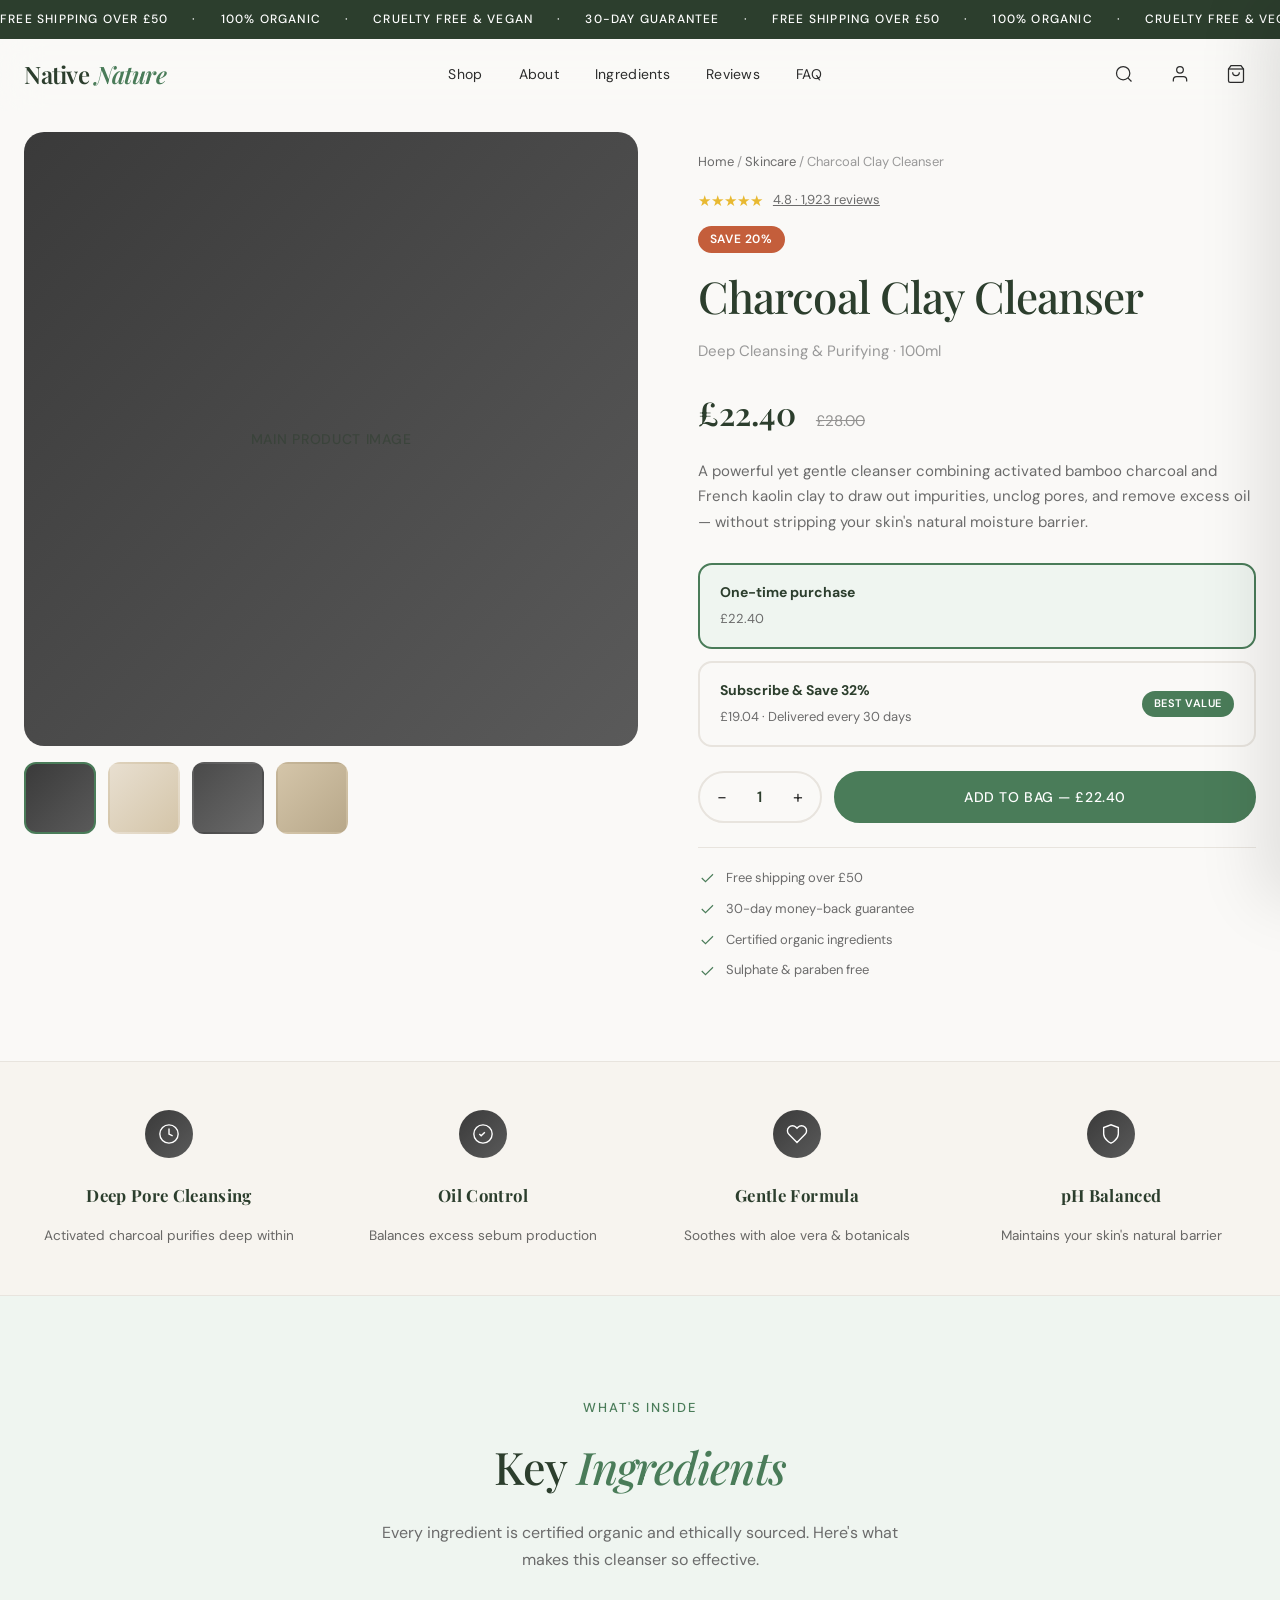
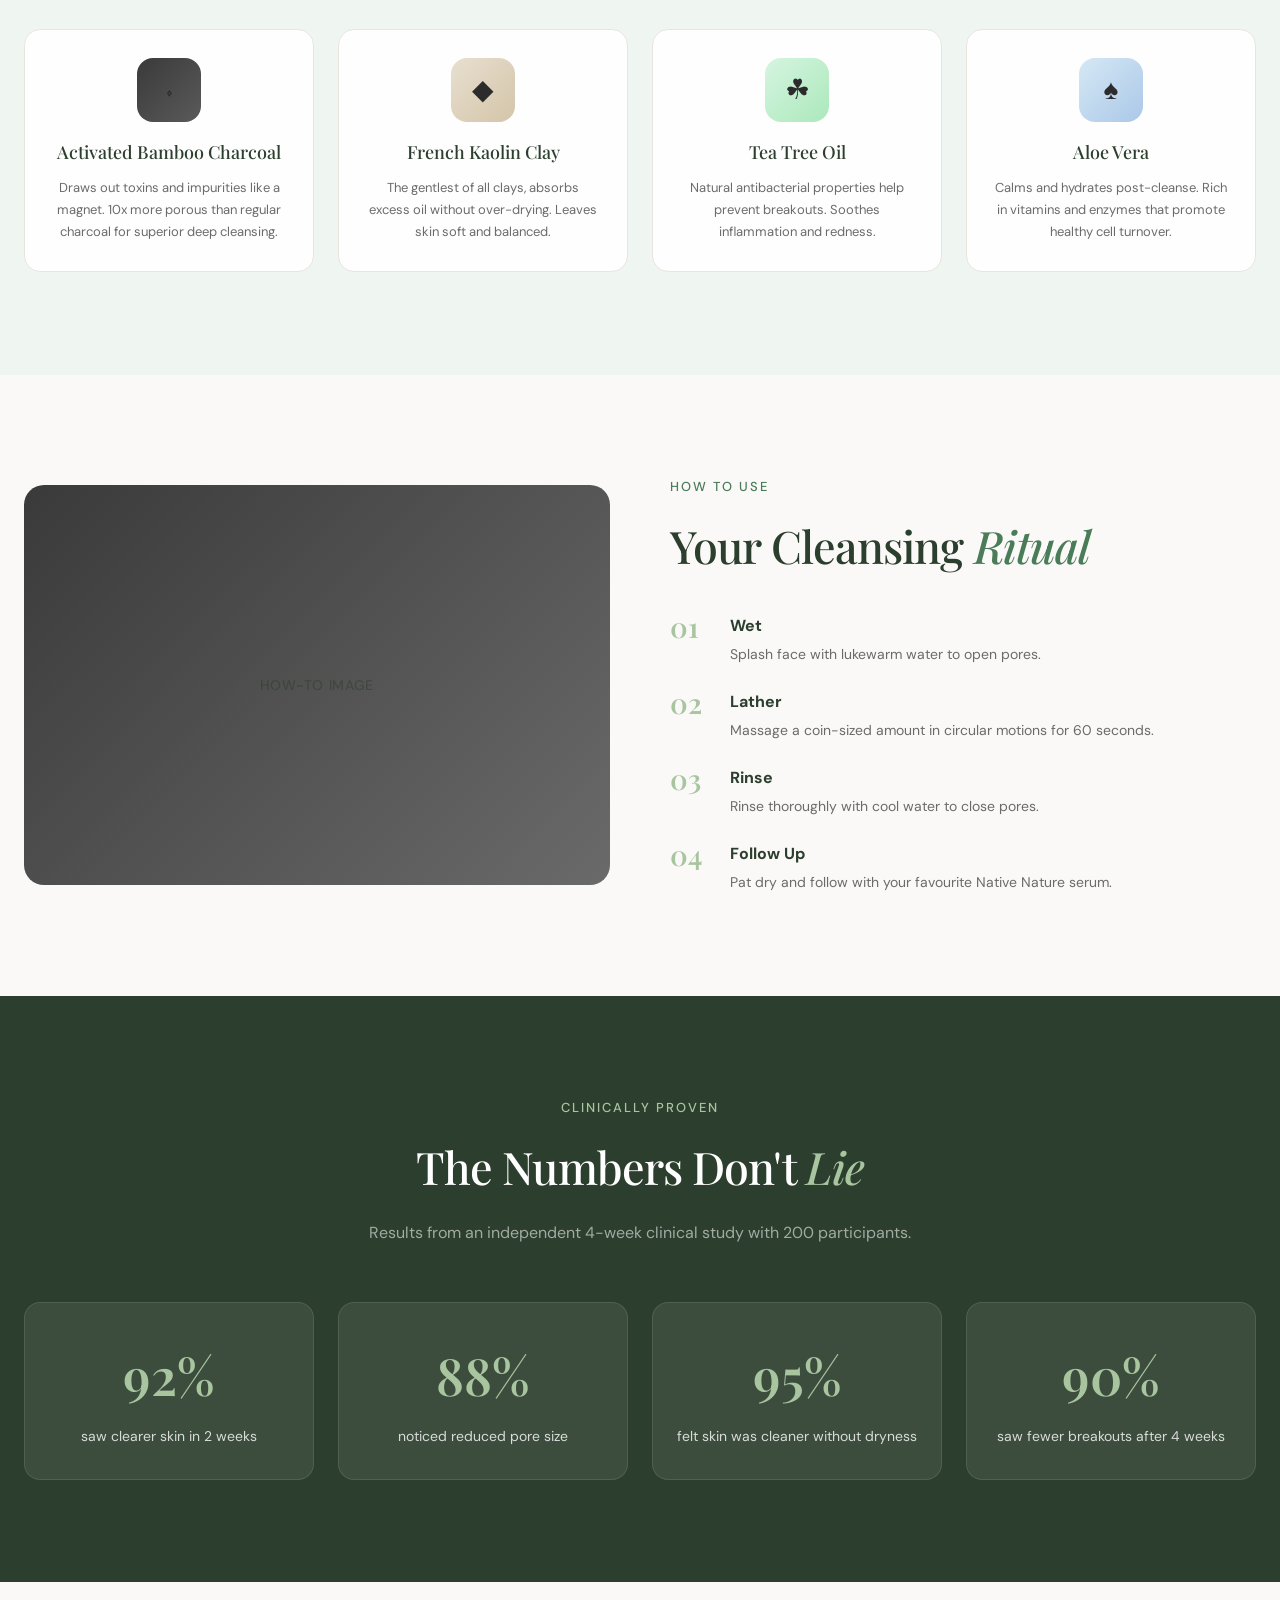
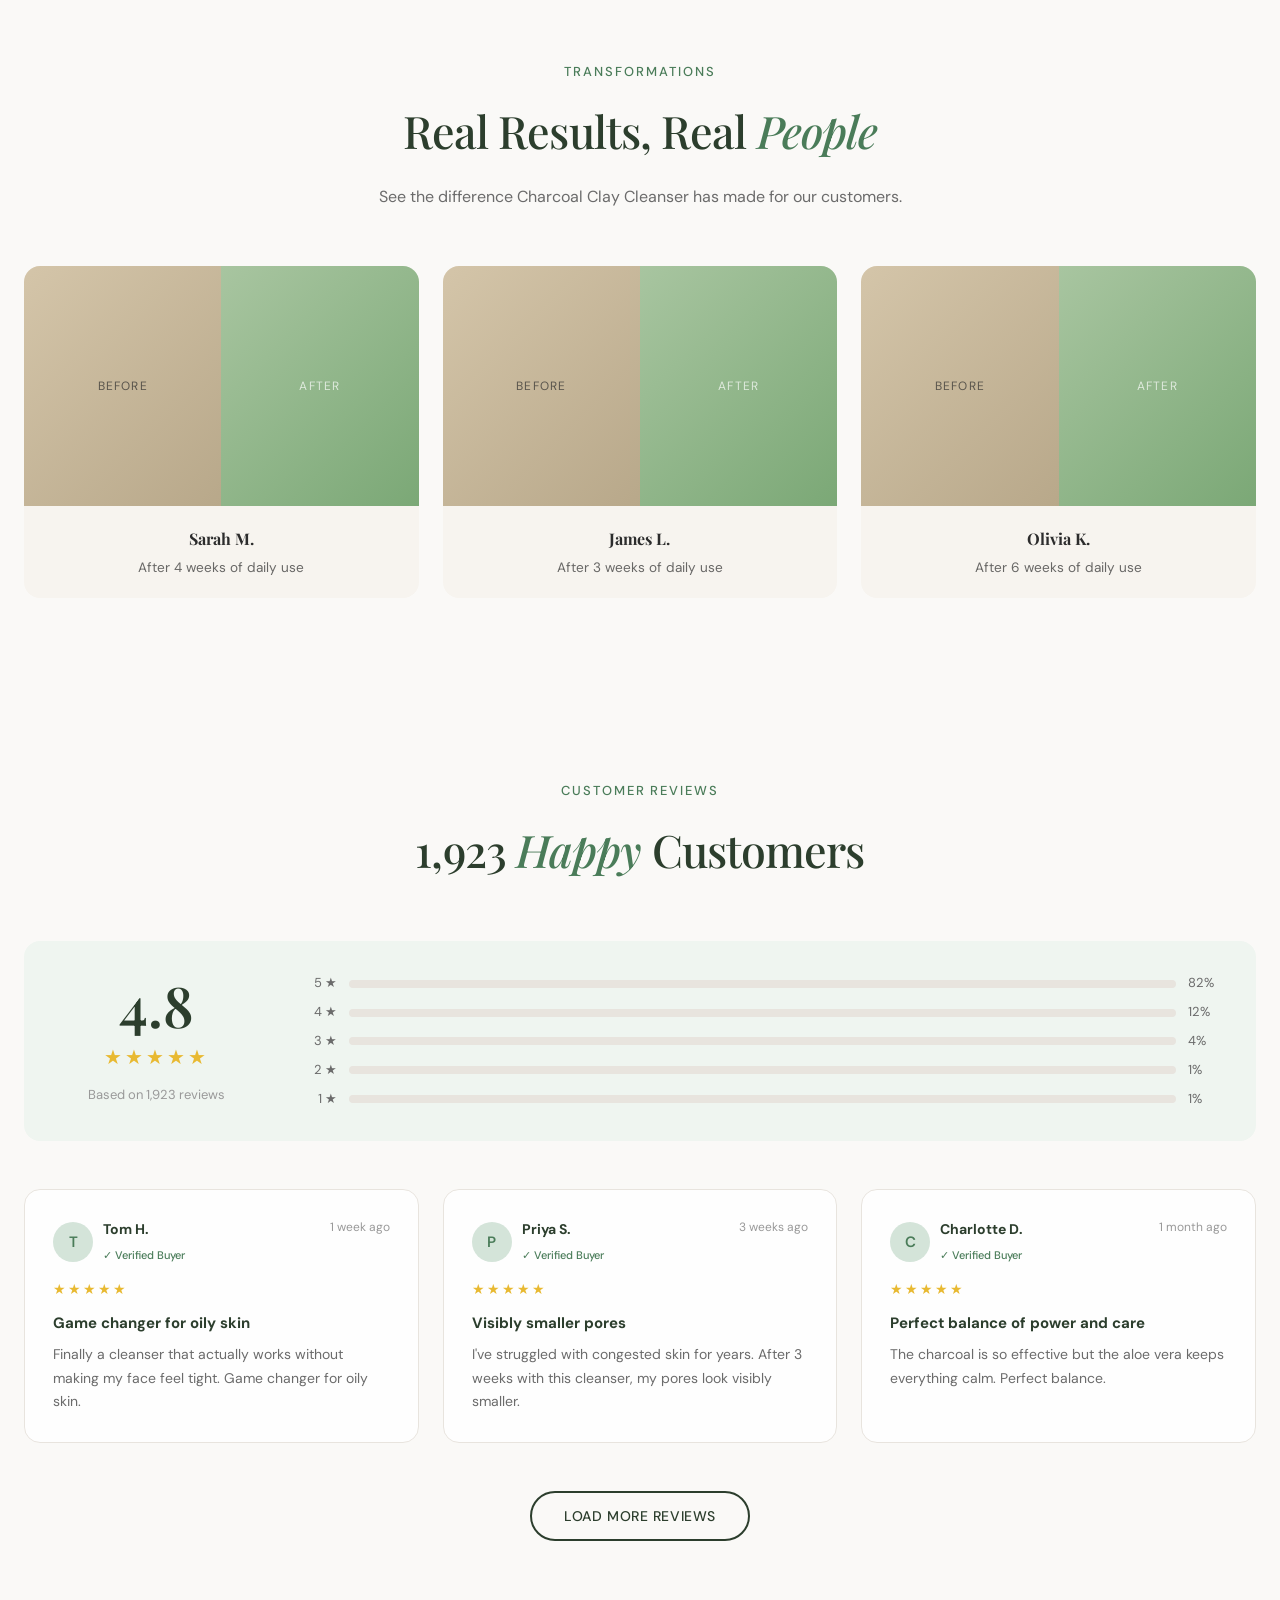
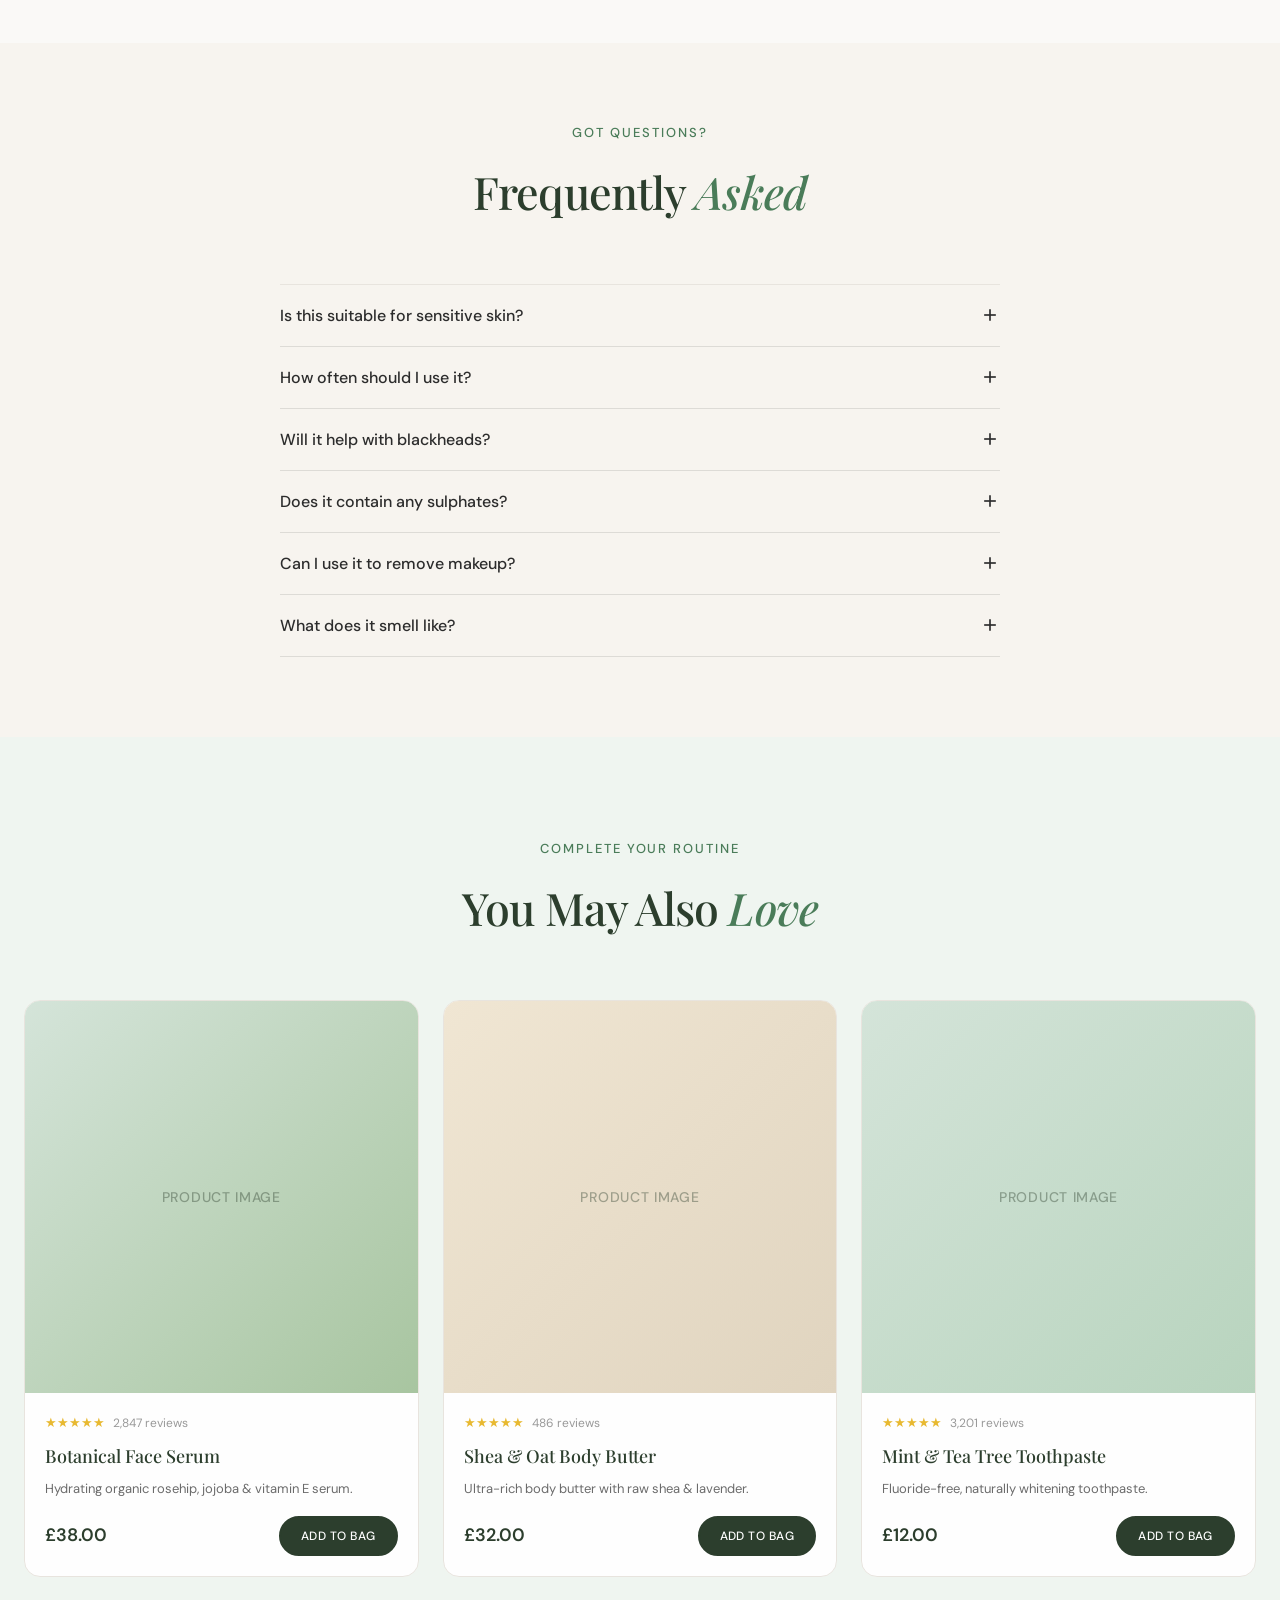
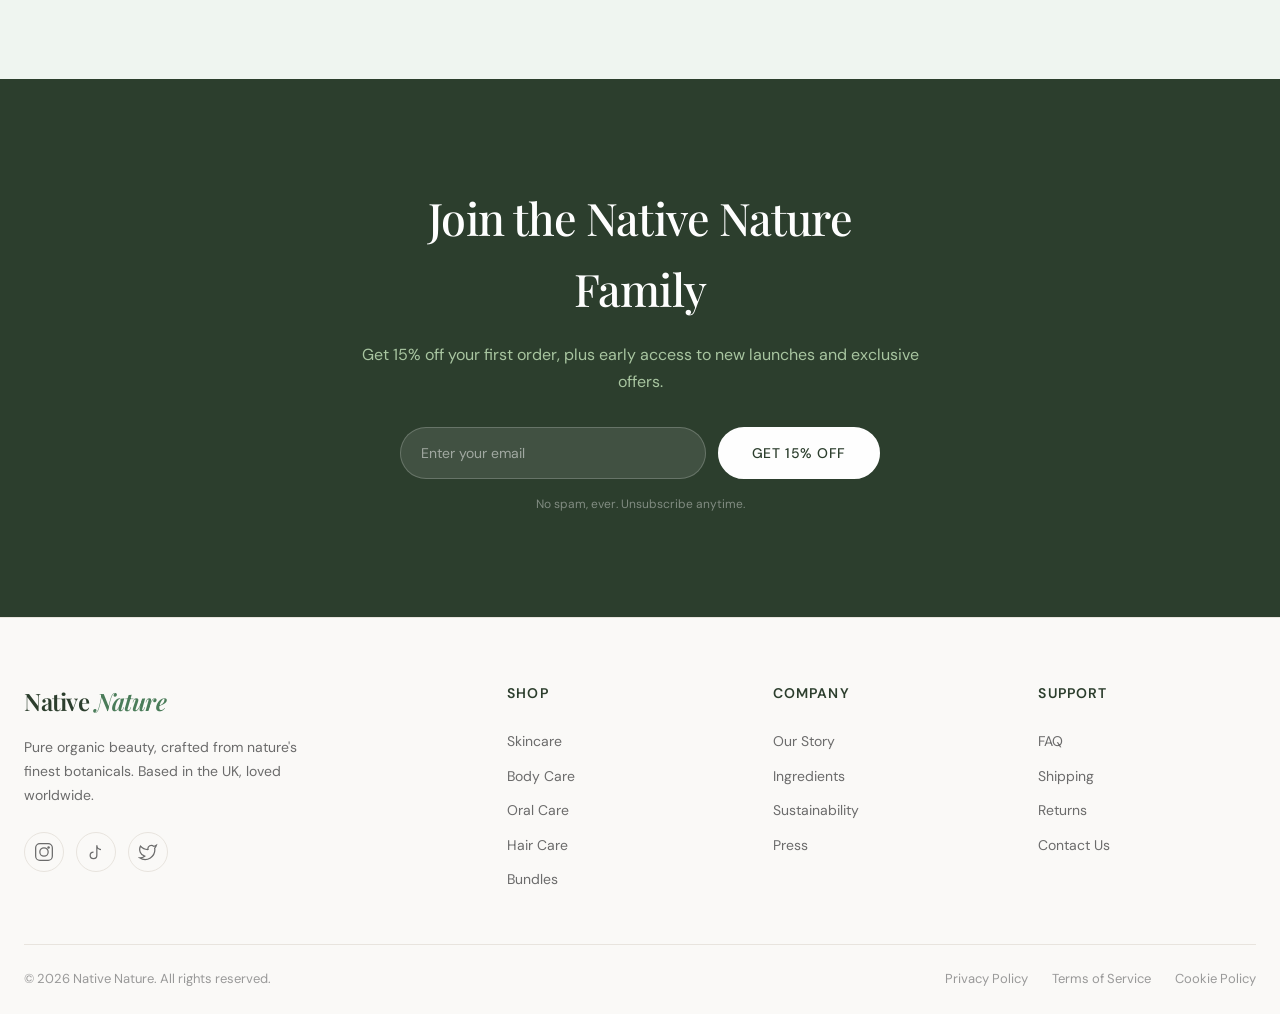
<file: native-nature/products/charcoal-clay-cleanser.html>
<!DOCTYPE html>
<html lang="en">
<head>
    <meta charset="UTF-8">
    <meta name="viewport" content="width=device-width, initial-scale=1.0">
    <title>Charcoal Clay Cleanser — Native Nature</title>
    <meta name="description" content="A powerful yet gentle cleanser combining activated bamboo charcoal and French kaolin clay. Deep pore cleansing without stripping your skin. Now £22.40 — Save 20%.">
    <link rel="stylesheet" href="../css/style.css">
    <link rel="stylesheet" href="../css/product.css">
    <link rel="stylesheet" href="../css/landing.css">
    <link rel="preconnect" href="https://fonts.googleapis.com">
    <link rel="preconnect" href="https://fonts.gstatic.com" crossorigin>
    <link href="https://fonts.googleapis.com/css2?family=DM+Sans:ital,opsz,wght@0,9..40,300;0,9..40,400;0,9..40,500;0,9..40,600;1,9..40,300;1,9..40,400&family=Playfair+Display:ital,wght@0,400;0,500;0,600;0,700;1,400;1,500&display=swap" rel="stylesheet">
</head>
<body>

    <!-- Announcement Bar -->
    <div class="announcement-bar">
        <div class="marquee">
            <div class="marquee-inner">
                <span>FREE SHIPPING OVER £50</span>
                <span>·</span>
                <span>100% ORGANIC</span>
                <span>·</span>
                <span>CRUELTY FREE &amp; VEGAN</span>
                <span>·</span>
                <span>30-DAY GUARANTEE</span>
                <span>·</span>
                <span>FREE SHIPPING OVER £50</span>
                <span>·</span>
                <span>100% ORGANIC</span>
                <span>·</span>
                <span>CRUELTY FREE &amp; VEGAN</span>
                <span>·</span>
                <span>30-DAY GUARANTEE</span>
                <span>·</span>
                <span>FREE SHIPPING OVER £50</span>
                <span>·</span>
                <span>100% ORGANIC</span>
                <span>·</span>
                <span>CRUELTY FREE &amp; VEGAN</span>
                <span>·</span>
                <span>30-DAY GUARANTEE</span>
                <span>·</span>
            </div>
        </div>
    </div>

    <!-- Navigation -->
    <nav class="navbar" id="navbar">
        <div class="nav-container">
            <a href="../index.html" class="nav-logo">
                <span class="logo-native">Native</span><span class="logo-nature">Nature</span>
            </a>
            <div class="nav-links" id="navLinks">
                <a href="../index.html#shop" class="nav-link">Shop</a>
                <a href="../index.html#about" class="nav-link">About</a>
                <a href="../index.html#ingredients" class="nav-link">Ingredients</a>
                <a href="../index.html#reviews" class="nav-link">Reviews</a>
                <a href="../index.html#faq" class="nav-link">FAQ</a>
            </div>
            <div class="nav-actions">
                <button class="nav-icon" aria-label="Search">
                    <svg width="20" height="20" viewBox="0 0 24 24" fill="none" stroke="currentColor" stroke-width="1.5"><circle cx="11" cy="11" r="8"/><line x1="21" y1="21" x2="16.65" y2="16.65"/></svg>
                </button>
                <button class="nav-icon" aria-label="Account">
                    <svg width="20" height="20" viewBox="0 0 24 24" fill="none" stroke="currentColor" stroke-width="1.5"><path d="M20 21v-2a4 4 0 0 0-4-4H8a4 4 0 0 0-4 4v2"/><circle cx="12" cy="7" r="4"/></svg>
                </button>
                <button class="nav-icon cart-icon" aria-label="Cart" id="cartBtn">
                    <svg width="20" height="20" viewBox="0 0 24 24" fill="none" stroke="currentColor" stroke-width="1.5"><path d="M6 2L3 6v14a2 2 0 0 0 2 2h14a2 2 0 0 0 2-2V6l-3-4z"/><line x1="3" y1="6" x2="21" y2="6"/><path d="M16 10a4 4 0 0 1-8 0"/></svg>
                    <span class="cart-count">0</span>
                </button>
                <button class="mobile-toggle" id="mobileToggle" aria-label="Menu">
                    <span></span><span></span><span></span>
                </button>
            </div>
        </div>
    </nav>

    <!-- Product Hero -->
    <section class="pdp-hero">
        <div class="pdp-gallery">
            <div class="gallery-main">
                <div class="gallery-placeholder" style="background: linear-gradient(135deg, #3A3A3A, #5A5A5A);">
                    <span class="placeholder-label">Main Product Image</span>
                </div>
            </div>
            <div class="gallery-thumbs">
                <button class="thumb active" style="background: linear-gradient(135deg, #3A3A3A, #5A5A5A);"></button>
                <button class="thumb" style="background: linear-gradient(135deg, #E8DFD0, #D4C5A9);"></button>
                <button class="thumb" style="background: linear-gradient(135deg, #4A4A4A, #6A6A6A);"></button>
                <button class="thumb" style="background: linear-gradient(135deg, #D4C5A9, #B8A88A);"></button>
            </div>
        </div>
        <div class="pdp-info">
            <div class="pdp-breadcrumb">
                <a href="../index.html">Home</a> / <a href="../index.html#shop">Skincare</a> / <span>Charcoal Clay Cleanser</span>
            </div>
            <div class="pdp-stars">★★★★★ <span>4.8 · 1,923 reviews</span></div>
            <div class="pdp-sale-badge" style="display: inline-block; background: #C45E3B; color: #fff; padding: 4px 12px; border-radius: 20px; font-size: 0.75rem; font-weight: 600; letter-spacing: 0.05em; margin-bottom: 8px;">SAVE 20%</div>
            <h1 class="pdp-title">Charcoal Clay Cleanser</h1>
            <p class="pdp-subtitle">Deep Cleansing &amp; Purifying · 100ml</p>
            <div class="pdp-price-row">
                <span class="pdp-price" style="text-decoration: none;">£22.40</span>
                <span style="text-decoration: line-through; opacity: 0.5; margin-left: 8px; font-size: 0.95rem;">£28.00</span>
            </div>

            <div class="pdp-description">
                <p>A powerful yet gentle cleanser combining activated bamboo charcoal and French kaolin clay to draw out impurities, unclog pores, and remove excess oil — without stripping your skin's natural moisture barrier.</p>
            </div>

            <!-- Purchase Options -->
            <div class="purchase-options">
                <label class="purchase-option active">
                    <input type="radio" name="purchase" value="one-time" checked>
                    <div class="option-content">
                        <div class="option-left">
                            <strong>One-time purchase</strong>
                            <span>£22.40</span>
                        </div>
                    </div>
                </label>
                <label class="purchase-option">
                    <input type="radio" name="purchase" value="subscribe">
                    <div class="option-content">
                        <div class="option-left">
                            <strong>Subscribe &amp; Save 32%</strong>
                            <span>£19.04 · Delivered every 30 days</span>
                        </div>
                        <div class="option-badge">Best Value</div>
                    </div>
                </label>
            </div>

            <!-- Quantity & Add to Cart -->
            <div class="pdp-actions">
                <div class="quantity-selector">
                    <button class="qty-btn minus" aria-label="Decrease quantity">−</button>
                    <span class="qty-value">1</span>
                    <button class="qty-btn plus" aria-label="Increase quantity">+</button>
                </div>
                <button class="btn btn-primary btn-atc" data-product="Charcoal Clay Cleanser" data-price="22.40">Add to Bag — £22.40</button>
            </div>

            <!-- Trust Badges -->
            <div class="pdp-trust">
                <div class="pdp-trust-item">
                    <svg width="18" height="18" viewBox="0 0 24 24" fill="none" stroke="currentColor" stroke-width="1.5"><path d="M5 12l5 5L20 7"/></svg>
                    <span>Free shipping over £50</span>
                </div>
                <div class="pdp-trust-item">
                    <svg width="18" height="18" viewBox="0 0 24 24" fill="none" stroke="currentColor" stroke-width="1.5"><path d="M5 12l5 5L20 7"/></svg>
                    <span>30-day money-back guarantee</span>
                </div>
                <div class="pdp-trust-item">
                    <svg width="18" height="18" viewBox="0 0 24 24" fill="none" stroke="currentColor" stroke-width="1.5"><path d="M5 12l5 5L20 7"/></svg>
                    <span>Certified organic ingredients</span>
                </div>
                <div class="pdp-trust-item">
                    <svg width="18" height="18" viewBox="0 0 24 24" fill="none" stroke="currentColor" stroke-width="1.5"><path d="M5 12l5 5L20 7"/></svg>
                    <span>Sulphate &amp; paraben free</span>
                </div>
            </div>
        </div>
    </section>

    <!-- Benefits Bar -->
    <section class="benefits-bar" style="background: #F7F4EF; padding: 48px 0;">
        <div class="container">
            <div style="display: grid; grid-template-columns: repeat(4, 1fr); gap: 24px; text-align: center;">
                <div class="benefit-item">
                    <div style="width: 48px; height: 48px; border-radius: 50%; background: linear-gradient(135deg, #3A3A3A, #5A5A5A); display: flex; align-items: center; justify-content: center; margin: 0 auto 12px; color: #fff; font-size: 1.2rem;">
                        <svg width="22" height="22" viewBox="0 0 24 24" fill="none" stroke="currentColor" stroke-width="1.5"><circle cx="12" cy="12" r="10"/><path d="M12 6v6l4 2"/></svg>
                    </div>
                    <strong style="display: block; font-family: 'Playfair Display', serif; font-size: 1.05rem; margin-bottom: 4px;">Deep Pore Cleansing</strong>
                    <p style="font-size: 0.85rem; opacity: 0.7; margin: 0;">Activated charcoal purifies deep within</p>
                </div>
                <div class="benefit-item">
                    <div style="width: 48px; height: 48px; border-radius: 50%; background: linear-gradient(135deg, #3A3A3A, #5A5A5A); display: flex; align-items: center; justify-content: center; margin: 0 auto 12px; color: #fff; font-size: 1.2rem;">
                        <svg width="22" height="22" viewBox="0 0 24 24" fill="none" stroke="currentColor" stroke-width="1.5"><path d="M12 2C6.48 2 2 6.48 2 12s4.48 10 10 10 10-4.48 10-10S17.52 2 12 2z"/><path d="M8 12l2 2 4-4"/></svg>
                    </div>
                    <strong style="display: block; font-family: 'Playfair Display', serif; font-size: 1.05rem; margin-bottom: 4px;">Oil Control</strong>
                    <p style="font-size: 0.85rem; opacity: 0.7; margin: 0;">Balances excess sebum production</p>
                </div>
                <div class="benefit-item">
                    <div style="width: 48px; height: 48px; border-radius: 50%; background: linear-gradient(135deg, #3A3A3A, #5A5A5A); display: flex; align-items: center; justify-content: center; margin: 0 auto 12px; color: #fff; font-size: 1.2rem;">
                        <svg width="22" height="22" viewBox="0 0 24 24" fill="none" stroke="currentColor" stroke-width="1.5"><path d="M20.84 4.61a5.5 5.5 0 0 0-7.78 0L12 5.67l-1.06-1.06a5.5 5.5 0 0 0-7.78 7.78l1.06 1.06L12 21.23l7.78-7.78 1.06-1.06a5.5 5.5 0 0 0 0-7.78z"/></svg>
                    </div>
                    <strong style="display: block; font-family: 'Playfair Display', serif; font-size: 1.05rem; margin-bottom: 4px;">Gentle Formula</strong>
                    <p style="font-size: 0.85rem; opacity: 0.7; margin: 0;">Soothes with aloe vera &amp; botanicals</p>
                </div>
                <div class="benefit-item">
                    <div style="width: 48px; height: 48px; border-radius: 50%; background: linear-gradient(135deg, #3A3A3A, #5A5A5A); display: flex; align-items: center; justify-content: center; margin: 0 auto 12px; color: #fff; font-size: 1.2rem;">
                        <svg width="22" height="22" viewBox="0 0 24 24" fill="none" stroke="currentColor" stroke-width="1.5"><path d="M12 22s8-4 8-10V5l-8-3-8 3v7c0 6 8 10 8 10z"/></svg>
                    </div>
                    <strong style="display: block; font-family: 'Playfair Display', serif; font-size: 1.05rem; margin-bottom: 4px;">pH Balanced</strong>
                    <p style="font-size: 0.85rem; opacity: 0.7; margin: 0;">Maintains your skin's natural barrier</p>
                </div>
            </div>
        </div>
    </section>

    <!-- What's Inside -->
    <section class="pdp-ingredients-section">
        <div class="container">
            <div class="section-header">
                <p class="section-tag">What's Inside</p>
                <h2 class="section-title">Key <em>Ingredients</em></h2>
                <p class="section-subtitle">Every ingredient is certified organic and ethically sourced. Here's what makes this cleanser so effective.</p>
            </div>
            <div class="ingredients-grid">
                <div class="ingredient-card">
                    <div class="ingredient-icon" style="background: linear-gradient(135deg, #3A3A3A, #5A5A5A);">
                        <span style="filter: grayscale(0);">&#x2B2B;</span>
                    </div>
                    <h3>Activated Bamboo Charcoal</h3>
                    <p>Draws out toxins and impurities like a magnet. 10x more porous than regular charcoal for superior deep cleansing.</p>
                </div>
                <div class="ingredient-card">
                    <div class="ingredient-icon" style="background: linear-gradient(135deg, #E8DFD0, #D4C5A9);">
                        <span>&#x25C6;</span>
                    </div>
                    <h3>French Kaolin Clay</h3>
                    <p>The gentlest of all clays, absorbs excess oil without over-drying. Leaves skin soft and balanced.</p>
                </div>
                <div class="ingredient-card">
                    <div class="ingredient-icon" style="background: linear-gradient(135deg, #D5F5E0, #ABE8BB);">
                        <span>&#x2618;</span>
                    </div>
                    <h3>Tea Tree Oil</h3>
                    <p>Natural antibacterial properties help prevent breakouts. Soothes inflammation and redness.</p>
                </div>
                <div class="ingredient-card">
                    <div class="ingredient-icon" style="background: linear-gradient(135deg, #D5E8F5, #ABC8E8);">
                        <span>&#x2660;</span>
                    </div>
                    <h3>Aloe Vera</h3>
                    <p>Calms and hydrates post-cleanse. Rich in vitamins and enzymes that promote healthy cell turnover.</p>
                </div>
            </div>
        </div>
    </section>

    <!-- How to Use -->
    <section class="pdp-howto">
        <div class="container">
            <div class="howto-grid">
                <div class="howto-image">
                    <div class="split-placeholder" style="background: linear-gradient(135deg, #3A3A3A, #6A6A6A); border-radius: 20px; min-height: 400px;">
                        <span class="placeholder-label">How-To Image</span>
                    </div>
                </div>
                <div class="howto-content">
                    <p class="section-tag">How to Use</p>
                    <h2 class="section-title" style="text-align: left;">Your Cleansing <em>Ritual</em></h2>
                    <div class="howto-steps">
                        <div class="howto-step">
                            <div class="step-number">01</div>
                            <div>
                                <strong>Wet</strong>
                                <p>Splash face with lukewarm water to open pores.</p>
                            </div>
                        </div>
                        <div class="howto-step">
                            <div class="step-number">02</div>
                            <div>
                                <strong>Lather</strong>
                                <p>Massage a coin-sized amount in circular motions for 60 seconds.</p>
                            </div>
                        </div>
                        <div class="howto-step">
                            <div class="step-number">03</div>
                            <div>
                                <strong>Rinse</strong>
                                <p>Rinse thoroughly with cool water to close pores.</p>
                            </div>
                        </div>
                        <div class="howto-step">
                            <div class="step-number">04</div>
                            <div>
                                <strong>Follow Up</strong>
                                <p>Pat dry and follow with your favourite Native Nature serum.</p>
                            </div>
                        </div>
                    </div>
                </div>
            </div>
        </div>
    </section>

    <!-- Clinical Results -->
    <section class="pdp-results" style="background: #2C3E2D; color: #fff;">
        <div class="container">
            <div class="section-header">
                <p class="section-tag" style="color: #A8C5A0;">Clinically Proven</p>
                <h2 class="section-title" style="color: #fff;">The Numbers Don't <em>Lie</em></h2>
                <p class="section-subtitle" style="color: rgba(255,255,255,0.7);">Results from an independent 4-week clinical study with 200 participants.</p>
            </div>
            <div class="results-grid">
                <div class="result-card" style="background: rgba(255,255,255,0.08); border-color: rgba(255,255,255,0.1);">
                    <span class="result-number" style="color: #A8C5A0;">92%</span>
                    <p style="color: rgba(255,255,255,0.8);">saw clearer skin in 2 weeks</p>
                </div>
                <div class="result-card" style="background: rgba(255,255,255,0.08); border-color: rgba(255,255,255,0.1);">
                    <span class="result-number" style="color: #A8C5A0;">88%</span>
                    <p style="color: rgba(255,255,255,0.8);">noticed reduced pore size</p>
                </div>
                <div class="result-card" style="background: rgba(255,255,255,0.08); border-color: rgba(255,255,255,0.1);">
                    <span class="result-number" style="color: #A8C5A0;">95%</span>
                    <p style="color: rgba(255,255,255,0.8);">felt skin was cleaner without dryness</p>
                </div>
                <div class="result-card" style="background: rgba(255,255,255,0.08); border-color: rgba(255,255,255,0.1);">
                    <span class="result-number" style="color: #A8C5A0;">90%</span>
                    <p style="color: rgba(255,255,255,0.8);">saw fewer breakouts after 4 weeks</p>
                </div>
            </div>
        </div>
    </section>

    <!-- Before & After -->
    <section class="pdp-before-after" style="padding: 80px 0;">
        <div class="container">
            <div class="section-header">
                <p class="section-tag">Transformations</p>
                <h2 class="section-title">Real Results, Real <em>People</em></h2>
                <p class="section-subtitle">See the difference Charcoal Clay Cleanser has made for our customers.</p>
            </div>
            <div style="display: grid; grid-template-columns: repeat(3, 1fr); gap: 24px; margin-top: 48px;">
                <div style="border-radius: 16px; overflow: hidden; background: #F7F4EF;">
                    <div style="display: grid; grid-template-columns: 1fr 1fr; min-height: 240px;">
                        <div style="background: linear-gradient(135deg, #D4C5A9, #B8A88A); display: flex; align-items: center; justify-content: center; padding: 16px;">
                            <span style="font-size: 0.75rem; text-transform: uppercase; letter-spacing: 0.1em; opacity: 0.7;">Before</span>
                        </div>
                        <div style="background: linear-gradient(135deg, #A8C5A0, #7BA876); display: flex; align-items: center; justify-content: center; padding: 16px;">
                            <span style="font-size: 0.75rem; text-transform: uppercase; letter-spacing: 0.1em; opacity: 0.7; color: #fff;">After</span>
                        </div>
                    </div>
                    <div style="padding: 20px; text-align: center;">
                        <strong style="font-family: 'Playfair Display', serif;">Sarah M.</strong>
                        <p style="font-size: 0.85rem; opacity: 0.7; margin: 4px 0 0;">After 4 weeks of daily use</p>
                    </div>
                </div>
                <div style="border-radius: 16px; overflow: hidden; background: #F7F4EF;">
                    <div style="display: grid; grid-template-columns: 1fr 1fr; min-height: 240px;">
                        <div style="background: linear-gradient(135deg, #D4C5A9, #B8A88A); display: flex; align-items: center; justify-content: center; padding: 16px;">
                            <span style="font-size: 0.75rem; text-transform: uppercase; letter-spacing: 0.1em; opacity: 0.7;">Before</span>
                        </div>
                        <div style="background: linear-gradient(135deg, #A8C5A0, #7BA876); display: flex; align-items: center; justify-content: center; padding: 16px;">
                            <span style="font-size: 0.75rem; text-transform: uppercase; letter-spacing: 0.1em; opacity: 0.7; color: #fff;">After</span>
                        </div>
                    </div>
                    <div style="padding: 20px; text-align: center;">
                        <strong style="font-family: 'Playfair Display', serif;">James L.</strong>
                        <p style="font-size: 0.85rem; opacity: 0.7; margin: 4px 0 0;">After 3 weeks of daily use</p>
                    </div>
                </div>
                <div style="border-radius: 16px; overflow: hidden; background: #F7F4EF;">
                    <div style="display: grid; grid-template-columns: 1fr 1fr; min-height: 240px;">
                        <div style="background: linear-gradient(135deg, #D4C5A9, #B8A88A); display: flex; align-items: center; justify-content: center; padding: 16px;">
                            <span style="font-size: 0.75rem; text-transform: uppercase; letter-spacing: 0.1em; opacity: 0.7;">Before</span>
                        </div>
                        <div style="background: linear-gradient(135deg, #A8C5A0, #7BA876); display: flex; align-items: center; justify-content: center; padding: 16px;">
                            <span style="font-size: 0.75rem; text-transform: uppercase; letter-spacing: 0.1em; opacity: 0.7; color: #fff;">After</span>
                        </div>
                    </div>
                    <div style="padding: 20px; text-align: center;">
                        <strong style="font-family: 'Playfair Display', serif;">Olivia K.</strong>
                        <p style="font-size: 0.85rem; opacity: 0.7; margin: 4px 0 0;">After 6 weeks of daily use</p>
                    </div>
                </div>
            </div>
        </div>
    </section>

    <!-- Product Reviews -->
    <section class="pdp-reviews">
        <div class="container">
            <div class="section-header">
                <p class="section-tag">Customer Reviews</p>
                <h2 class="section-title">1,923 <em>Happy</em> Customers</h2>
            </div>
            <div class="reviews-summary">
                <div class="reviews-average">
                    <span class="avg-number">4.8</span>
                    <div class="avg-stars">★★★★★</div>
                    <span class="avg-count">Based on 1,923 reviews</span>
                </div>
                <div class="reviews-bars">
                    <div class="bar-row"><span>5 ★</span><div class="bar"><div class="bar-fill" style="width: 82%"></div></div><span>82%</span></div>
                    <div class="bar-row"><span>4 ★</span><div class="bar"><div class="bar-fill" style="width: 12%"></div></div><span>12%</span></div>
                    <div class="bar-row"><span>3 ★</span><div class="bar"><div class="bar-fill" style="width: 4%"></div></div><span>4%</span></div>
                    <div class="bar-row"><span>2 ★</span><div class="bar"><div class="bar-fill" style="width: 1%"></div></div><span>1%</span></div>
                    <div class="bar-row"><span>1 ★</span><div class="bar"><div class="bar-fill" style="width: 1%"></div></div><span>1%</span></div>
                </div>
            </div>
            <div class="reviews-list">
                <div class="review-card">
                    <div class="review-header">
                        <div class="review-author-info">
                            <div class="author-avatar">T</div>
                            <div>
                                <strong>Tom H.</strong>
                                <span class="verified-badge">&#10003; Verified Buyer</span>
                            </div>
                        </div>
                        <span class="review-date">1 week ago</span>
                    </div>
                    <div class="review-stars">★★★★★</div>
                    <h4>Game changer for oily skin</h4>
                    <p>Finally a cleanser that actually works without making my face feel tight. Game changer for oily skin.</p>
                </div>
                <div class="review-card">
                    <div class="review-header">
                        <div class="review-author-info">
                            <div class="author-avatar">P</div>
                            <div>
                                <strong>Priya S.</strong>
                                <span class="verified-badge">&#10003; Verified Buyer</span>
                            </div>
                        </div>
                        <span class="review-date">3 weeks ago</span>
                    </div>
                    <div class="review-stars">★★★★★</div>
                    <h4>Visibly smaller pores</h4>
                    <p>I've struggled with congested skin for years. After 3 weeks with this cleanser, my pores look visibly smaller.</p>
                </div>
                <div class="review-card">
                    <div class="review-header">
                        <div class="review-author-info">
                            <div class="author-avatar">C</div>
                            <div>
                                <strong>Charlotte D.</strong>
                                <span class="verified-badge">&#10003; Verified Buyer</span>
                            </div>
                        </div>
                        <span class="review-date">1 month ago</span>
                    </div>
                    <div class="review-stars">★★★★★</div>
                    <h4>Perfect balance of power and care</h4>
                    <p>The charcoal is so effective but the aloe vera keeps everything calm. Perfect balance.</p>
                </div>
            </div>
            <div class="section-cta">
                <button class="btn btn-outline">Load More Reviews</button>
            </div>
        </div>
    </section>

    <!-- FAQ -->
    <section class="pdp-faq" style="padding: 80px 0; background: #F7F4EF;">
        <div class="container">
            <div class="section-header">
                <p class="section-tag">Got Questions?</p>
                <h2 class="section-title">Frequently <em>Asked</em></h2>
            </div>
            <div class="faq-accordion" style="max-width: 720px; margin: 48px auto 0;">
                <div class="faq-item" style="border-bottom: 1px solid rgba(0,0,0,0.1);">
                    <button class="faq-question" style="width: 100%; display: flex; justify-content: space-between; align-items: center; padding: 20px 0; background: none; border: none; cursor: pointer; font-family: 'DM Sans', sans-serif; font-size: 1rem; font-weight: 500; text-align: left; color: inherit;">
                        <span>Is this suitable for sensitive skin?</span>
                        <svg width="20" height="20" viewBox="0 0 24 24" fill="none" stroke="currentColor" stroke-width="2" style="transition: transform 0.3s; flex-shrink: 0; margin-left: 16px;"><line x1="12" y1="5" x2="12" y2="19"/><line x1="5" y1="12" x2="19" y2="12"/></svg>
                    </button>
                    <div class="faq-answer" style="max-height: 0; overflow: hidden; transition: max-height 0.3s ease, padding 0.3s ease;">
                        <p style="padding: 0 0 20px; opacity: 0.75; line-height: 1.6; margin: 0;">Yes, the Charcoal Clay Cleanser is pH balanced and formulated with soothing aloe vera to keep sensitive skin calm and comfortable. We recommend patch testing before first use.</p>
                    </div>
                </div>
                <div class="faq-item" style="border-bottom: 1px solid rgba(0,0,0,0.1);">
                    <button class="faq-question" style="width: 100%; display: flex; justify-content: space-between; align-items: center; padding: 20px 0; background: none; border: none; cursor: pointer; font-family: 'DM Sans', sans-serif; font-size: 1rem; font-weight: 500; text-align: left; color: inherit;">
                        <span>How often should I use it?</span>
                        <svg width="20" height="20" viewBox="0 0 24 24" fill="none" stroke="currentColor" stroke-width="2" style="transition: transform 0.3s; flex-shrink: 0; margin-left: 16px;"><line x1="12" y1="5" x2="12" y2="19"/><line x1="5" y1="12" x2="19" y2="12"/></svg>
                    </button>
                    <div class="faq-answer" style="max-height: 0; overflow: hidden; transition: max-height 0.3s ease, padding 0.3s ease;">
                        <p style="padding: 0 0 20px; opacity: 0.75; line-height: 1.6; margin: 0;">We recommend using the cleanser twice daily — once in the morning and once in the evening — for optimal results.</p>
                    </div>
                </div>
                <div class="faq-item" style="border-bottom: 1px solid rgba(0,0,0,0.1);">
                    <button class="faq-question" style="width: 100%; display: flex; justify-content: space-between; align-items: center; padding: 20px 0; background: none; border: none; cursor: pointer; font-family: 'DM Sans', sans-serif; font-size: 1rem; font-weight: 500; text-align: left; color: inherit;">
                        <span>Will it help with blackheads?</span>
                        <svg width="20" height="20" viewBox="0 0 24 24" fill="none" stroke="currentColor" stroke-width="2" style="transition: transform 0.3s; flex-shrink: 0; margin-left: 16px;"><line x1="12" y1="5" x2="12" y2="19"/><line x1="5" y1="12" x2="19" y2="12"/></svg>
                    </button>
                    <div class="faq-answer" style="max-height: 0; overflow: hidden; transition: max-height 0.3s ease, padding 0.3s ease;">
                        <p style="padding: 0 0 20px; opacity: 0.75; line-height: 1.6; margin: 0;">Yes, the activated charcoal draws out impurities from deep within pores, making it highly effective at reducing and preventing blackheads with regular use.</p>
                    </div>
                </div>
                <div class="faq-item" style="border-bottom: 1px solid rgba(0,0,0,0.1);">
                    <button class="faq-question" style="width: 100%; display: flex; justify-content: space-between; align-items: center; padding: 20px 0; background: none; border: none; cursor: pointer; font-family: 'DM Sans', sans-serif; font-size: 1rem; font-weight: 500; text-align: left; color: inherit;">
                        <span>Does it contain any sulphates?</span>
                        <svg width="20" height="20" viewBox="0 0 24 24" fill="none" stroke="currentColor" stroke-width="2" style="transition: transform 0.3s; flex-shrink: 0; margin-left: 16px;"><line x1="12" y1="5" x2="12" y2="19"/><line x1="5" y1="12" x2="19" y2="12"/></svg>
                    </button>
                    <div class="faq-answer" style="max-height: 0; overflow: hidden; transition: max-height 0.3s ease, padding 0.3s ease;">
                        <p style="padding: 0 0 20px; opacity: 0.75; line-height: 1.6; margin: 0;">No, the Charcoal Clay Cleanser is completely sulphate-free. We use gentle, plant-derived surfactants instead.</p>
                    </div>
                </div>
                <div class="faq-item" style="border-bottom: 1px solid rgba(0,0,0,0.1);">
                    <button class="faq-question" style="width: 100%; display: flex; justify-content: space-between; align-items: center; padding: 20px 0; background: none; border: none; cursor: pointer; font-family: 'DM Sans', sans-serif; font-size: 1rem; font-weight: 500; text-align: left; color: inherit;">
                        <span>Can I use it to remove makeup?</span>
                        <svg width="20" height="20" viewBox="0 0 24 24" fill="none" stroke="currentColor" stroke-width="2" style="transition: transform 0.3s; flex-shrink: 0; margin-left: 16px;"><line x1="12" y1="5" x2="12" y2="19"/><line x1="5" y1="12" x2="19" y2="12"/></svg>
                    </button>
                    <div class="faq-answer" style="max-height: 0; overflow: hidden; transition: max-height 0.3s ease, padding 0.3s ease;">
                        <p style="padding: 0 0 20px; opacity: 0.75; line-height: 1.6; margin: 0;">It works brilliantly as a second cleanse. For heavy makeup, we recommend using an oil-based cleanser first, then following up with the Charcoal Clay Cleanser for a deep, thorough clean.</p>
                    </div>
                </div>
                <div class="faq-item" style="border-bottom: 1px solid rgba(0,0,0,0.1);">
                    <button class="faq-question" style="width: 100%; display: flex; justify-content: space-between; align-items: center; padding: 20px 0; background: none; border: none; cursor: pointer; font-family: 'DM Sans', sans-serif; font-size: 1rem; font-weight: 500; text-align: left; color: inherit;">
                        <span>What does it smell like?</span>
                        <svg width="20" height="20" viewBox="0 0 24 24" fill="none" stroke="currentColor" stroke-width="2" style="transition: transform 0.3s; flex-shrink: 0; margin-left: 16px;"><line x1="12" y1="5" x2="12" y2="19"/><line x1="5" y1="12" x2="19" y2="12"/></svg>
                    </button>
                    <div class="faq-answer" style="max-height: 0; overflow: hidden; transition: max-height 0.3s ease, padding 0.3s ease;">
                        <p style="padding: 0 0 20px; opacity: 0.75; line-height: 1.6; margin: 0;">It has a subtle, natural scent of tea tree and eucalyptus. Light and refreshing — not overpowering at all.</p>
                    </div>
                </div>
            </div>
        </div>
    </section>

    <!-- Related Products -->
    <section class="pdp-related">
        <div class="container">
            <div class="section-header">
                <p class="section-tag">Complete Your Routine</p>
                <h2 class="section-title">You May Also <em>Love</em></h2>
            </div>
            <div class="products-grid related-grid">
                <div class="product-card">
                    <div class="product-image">
                        <div class="product-placeholder" style="background: linear-gradient(135deg, #D4E4D9, #A8C5A0);"><span>Product Image</span></div>
                    </div>
                    <div class="product-info">
                        <div class="product-stars">★★★★★ <span>2,847 reviews</span></div>
                        <h3 class="product-name">Botanical Face Serum</h3>
                        <p class="product-desc">Hydrating organic rosehip, jojoba &amp; vitamin E serum.</p>
                        <div class="product-bottom">
                            <span class="price-current">£38.00</span>
                            <button class="btn btn-add" data-product="Botanical Face Serum" data-price="38.00">Add to Bag</button>
                        </div>
                    </div>
                </div>
                <div class="product-card">
                    <div class="product-image">
                        <div class="product-placeholder" style="background: linear-gradient(135deg, #F0E6D3, #E0D4BF);"><span>Product Image</span></div>
                    </div>
                    <div class="product-info">
                        <div class="product-stars">★★★★★ <span>486 reviews</span></div>
                        <h3 class="product-name">Shea &amp; Oat Body Butter</h3>
                        <p class="product-desc">Ultra-rich body butter with raw shea &amp; lavender.</p>
                        <div class="product-bottom">
                            <span class="price-current">£32.00</span>
                            <button class="btn btn-add" data-product="Shea & Oat Body Butter" data-price="32.00">Add to Bag</button>
                        </div>
                    </div>
                </div>
                <div class="product-card">
                    <div class="product-image">
                        <div class="product-placeholder" style="background: linear-gradient(135deg, #D4E4D9, #B8D4BE);"><span>Product Image</span></div>
                    </div>
                    <div class="product-info">
                        <div class="product-stars">★★★★★ <span>3,201 reviews</span></div>
                        <h3 class="product-name">Mint &amp; Tea Tree Toothpaste</h3>
                        <p class="product-desc">Fluoride-free, naturally whitening toothpaste.</p>
                        <div class="product-bottom">
                            <span class="price-current">£12.00</span>
                            <button class="btn btn-add" data-product="Mint & Tea Tree Toothpaste" data-price="12.00">Add to Bag</button>
                        </div>
                    </div>
                </div>
            </div>
        </div>
    </section>

    <!-- Newsletter -->
    <section class="newsletter-section">
        <div class="container">
            <div class="newsletter-inner">
                <h2 class="section-title">Join the Native Nature Family</h2>
                <p class="section-subtitle">Get 15% off your first order, plus early access to new launches and exclusive offers.</p>
                <form class="newsletter-form" id="newsletterForm">
                    <input type="email" placeholder="Enter your email" required>
                    <button type="submit" class="btn btn-primary">Get 15% Off</button>
                </form>
                <p class="newsletter-note">No spam, ever. Unsubscribe anytime.</p>
            </div>
        </div>
    </section>

    <!-- Footer -->
    <footer class="footer">
        <div class="container">
            <div class="footer-grid">
                <div class="footer-brand">
                    <a href="../index.html" class="nav-logo">
                        <span class="logo-native">Native</span><span class="logo-nature">Nature</span>
                    </a>
                    <p class="footer-desc">Pure organic beauty, crafted from nature's finest botanicals. Based in the UK, loved worldwide.</p>
                    <div class="footer-socials">
                        <a href="#" aria-label="Instagram"><svg width="20" height="20" viewBox="0 0 24 24" fill="none" stroke="currentColor" stroke-width="1.5"><rect x="2" y="2" width="20" height="20" rx="5"/><circle cx="12" cy="12" r="5"/><circle cx="17.5" cy="6.5" r="1.5" fill="currentColor" stroke="none"/></svg></a>
                        <a href="#" aria-label="TikTok"><svg width="20" height="20" viewBox="0 0 24 24" fill="none" stroke="currentColor" stroke-width="1.5"><path d="M9 12a4 4 0 1 0 4 4V4a5 5 0 0 0 5 5"/></svg></a>
                        <a href="#" aria-label="Twitter"><svg width="20" height="20" viewBox="0 0 24 24" fill="none" stroke="currentColor" stroke-width="1.5"><path d="M22 4s-.7 2.1-2 3.4c1.6 10-9.4 17.3-18 11.6 2.2.1 4.4-.6 6-2C3 15.5.5 9.6 3 5c2.2 2.6 5.6 4.1 9 4-.9-4.2 4-6.6 7-3.8 1.1 0 3-1.2 3-1.2z"/></svg></a>
                    </div>
                </div>
                <div class="footer-col">
                    <h4>Shop</h4>
                    <a href="#">Skincare</a><a href="#">Body Care</a><a href="#">Oral Care</a><a href="#">Hair Care</a><a href="#">Bundles</a>
                </div>
                <div class="footer-col">
                    <h4>Company</h4>
                    <a href="#">Our Story</a><a href="#">Ingredients</a><a href="#">Sustainability</a><a href="#">Press</a>
                </div>
                <div class="footer-col">
                    <h4>Support</h4>
                    <a href="#">FAQ</a><a href="#">Shipping</a><a href="#">Returns</a><a href="#">Contact Us</a>
                </div>
            </div>
            <div class="footer-bottom">
                <p>&copy; 2026 Native Nature. All rights reserved.</p>
                <div class="footer-legal">
                    <a href="#">Privacy Policy</a><a href="#">Terms of Service</a><a href="#">Cookie Policy</a>
                </div>
            </div>
        </div>
    </footer>

    <!-- Cart Drawer -->
    <div class="cart-overlay" id="cartOverlay"></div>
    <div class="cart-drawer" id="cartDrawer">
        <div class="cart-header">
            <h3>Your Bag</h3>
            <button class="cart-close" id="cartClose">
                <svg width="20" height="20" viewBox="0 0 24 24" fill="none" stroke="currentColor" stroke-width="2"><line x1="18" y1="6" x2="6" y2="18"/><line x1="6" y1="6" x2="18" y2="18"/></svg>
            </button>
        </div>
        <div class="cart-body" id="cartBody">
            <div class="cart-empty">
                <svg width="48" height="48" viewBox="0 0 24 24" fill="none" stroke="currentColor" stroke-width="1"><path d="M6 2L3 6v14a2 2 0 0 0 2 2h14a2 2 0 0 0 2-2V6l-3-4z"/><line x1="3" y1="6" x2="21" y2="6"/><path d="M16 10a4 4 0 0 1-8 0"/></svg>
                <p>Your bag is empty</p>
            </div>
        </div>
        <div class="cart-footer" id="cartFooter" style="display:none;">
            <div class="cart-subtotal">
                <span>Subtotal</span>
                <span id="cartSubtotal">£0.00</span>
            </div>
            <p class="cart-shipping-note">Free shipping on orders over £50</p>
            <button class="btn btn-primary btn-checkout">Checkout</button>
        </div>
    </div>

    <script src="../js/main.js"></script>
    <script src="../js/product.js"></script>
    <script src="../js/landing.js"></script>

    <!-- FAQ Accordion Inline Script -->
    <script>
        document.querySelectorAll('.faq-question').forEach(function(btn) {
            btn.addEventListener('click', function() {
                var item = this.parentElement;
                var answer = item.querySelector('.faq-answer');
                var icon = this.querySelector('svg');
                var isOpen = item.classList.contains('active');

                // Close all
                document.querySelectorAll('.faq-item').forEach(function(el) {
                    el.classList.remove('active');
                    el.querySelector('.faq-answer').style.maxHeight = '0';
                    el.querySelector('.faq-question svg').style.transform = 'rotate(0deg)';
                });

                // Open clicked (if it wasn't already open)
                if (!isOpen) {
                    item.classList.add('active');
                    answer.style.maxHeight = answer.scrollHeight + 'px';
                    icon.style.transform = 'rotate(45deg)';
                }
            });
        });
    </script>
</body>
</html>
</file>
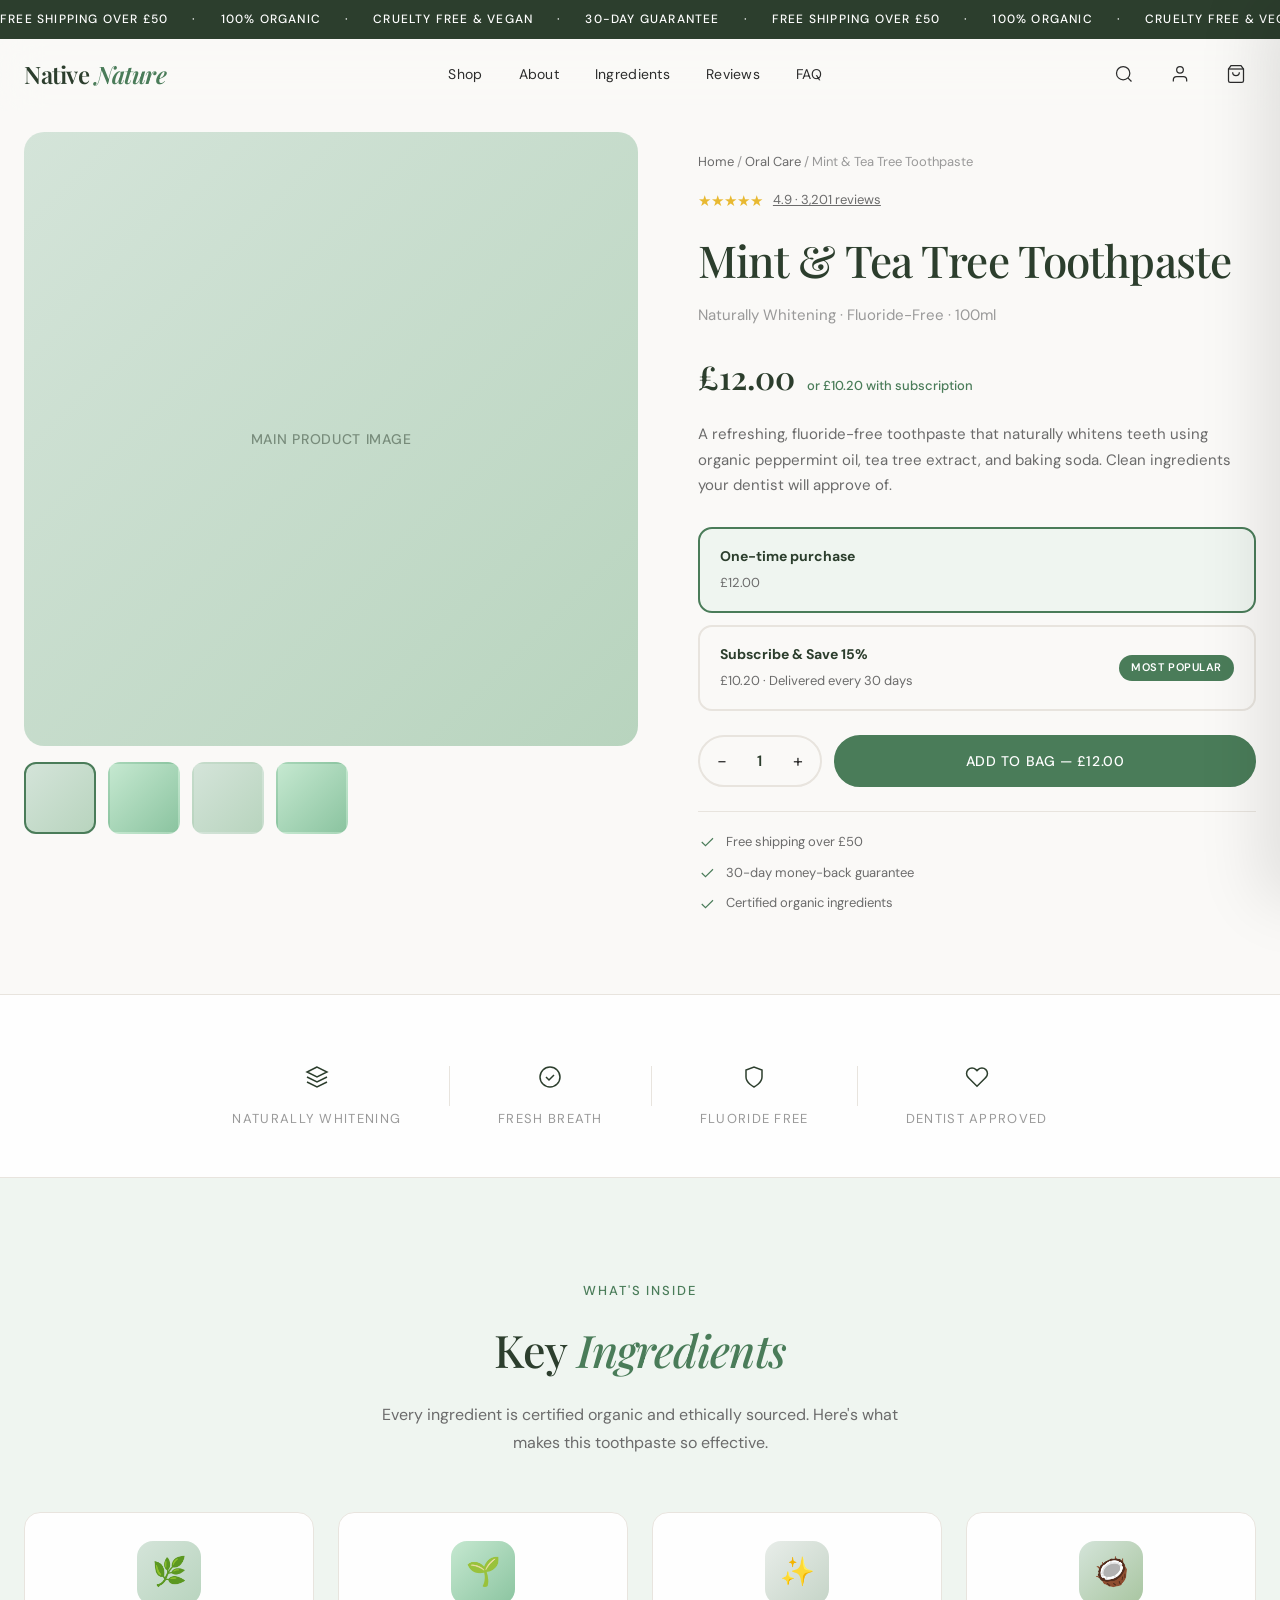
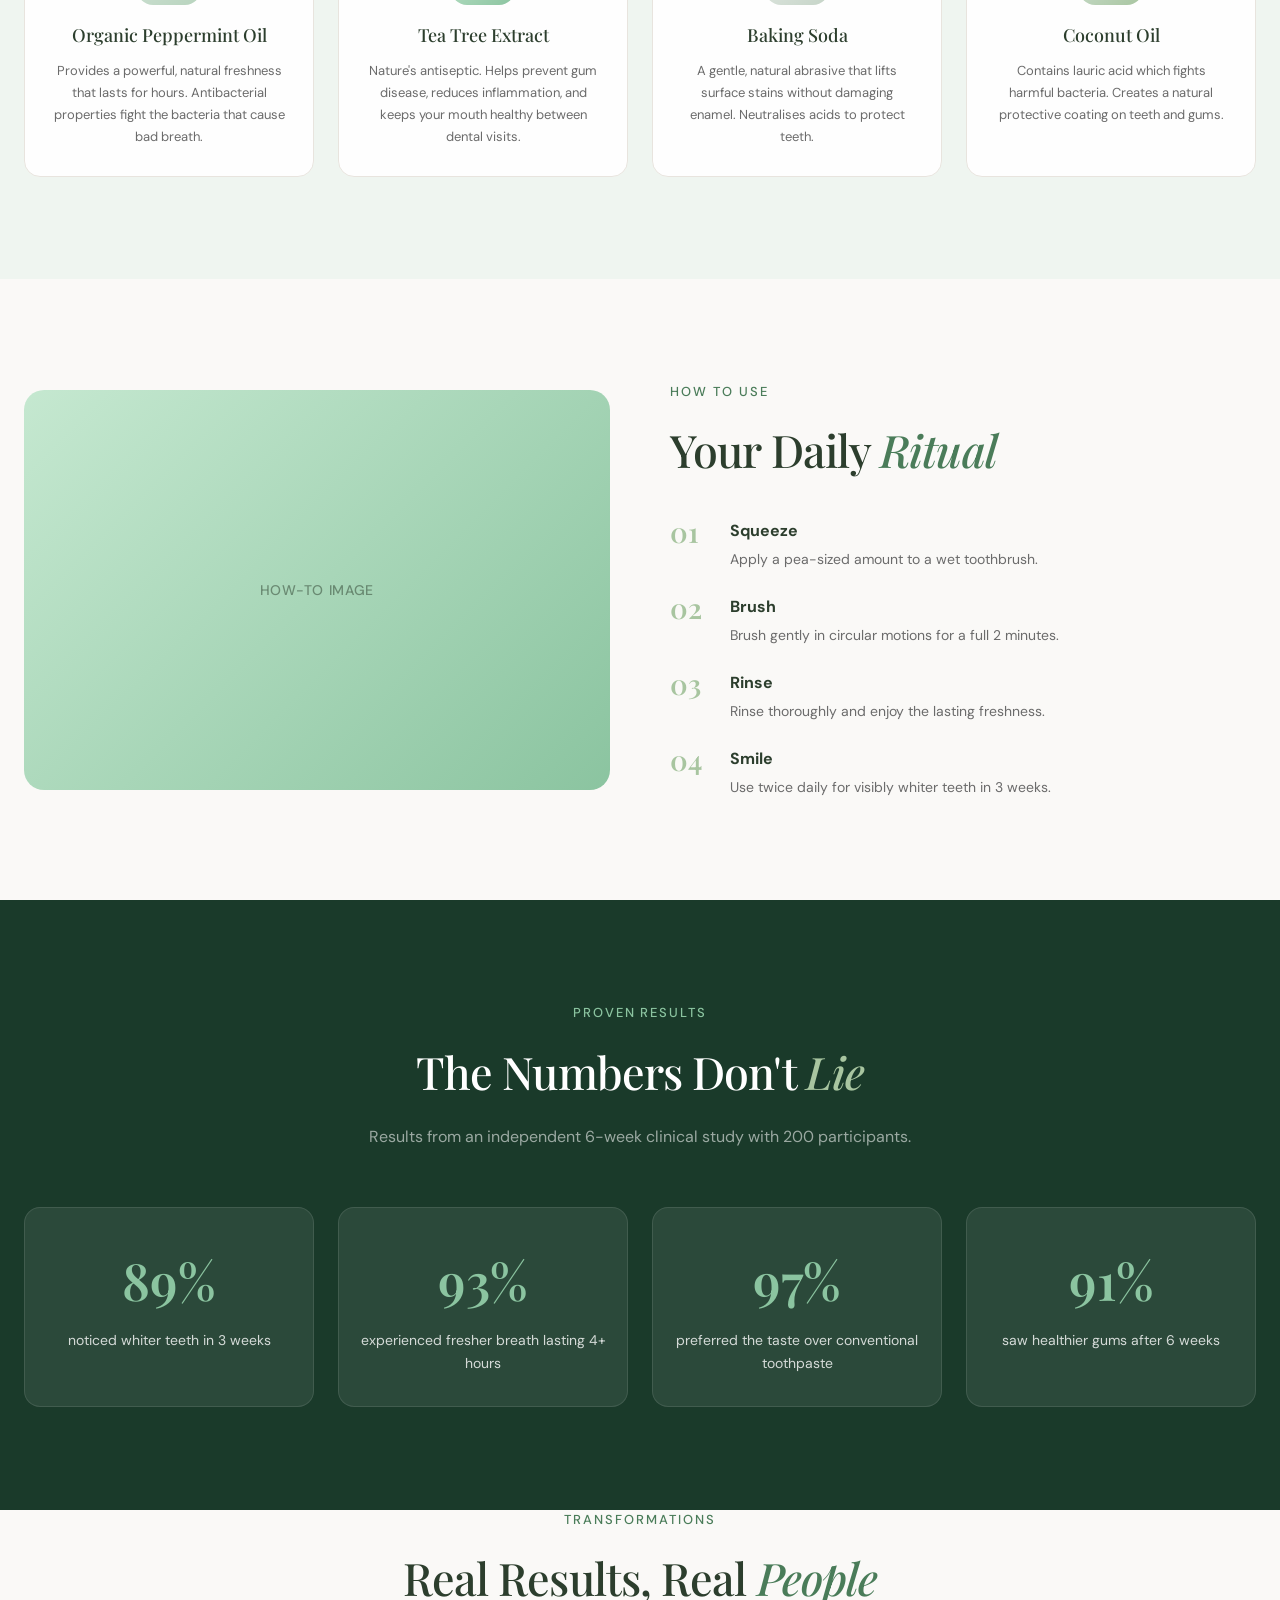
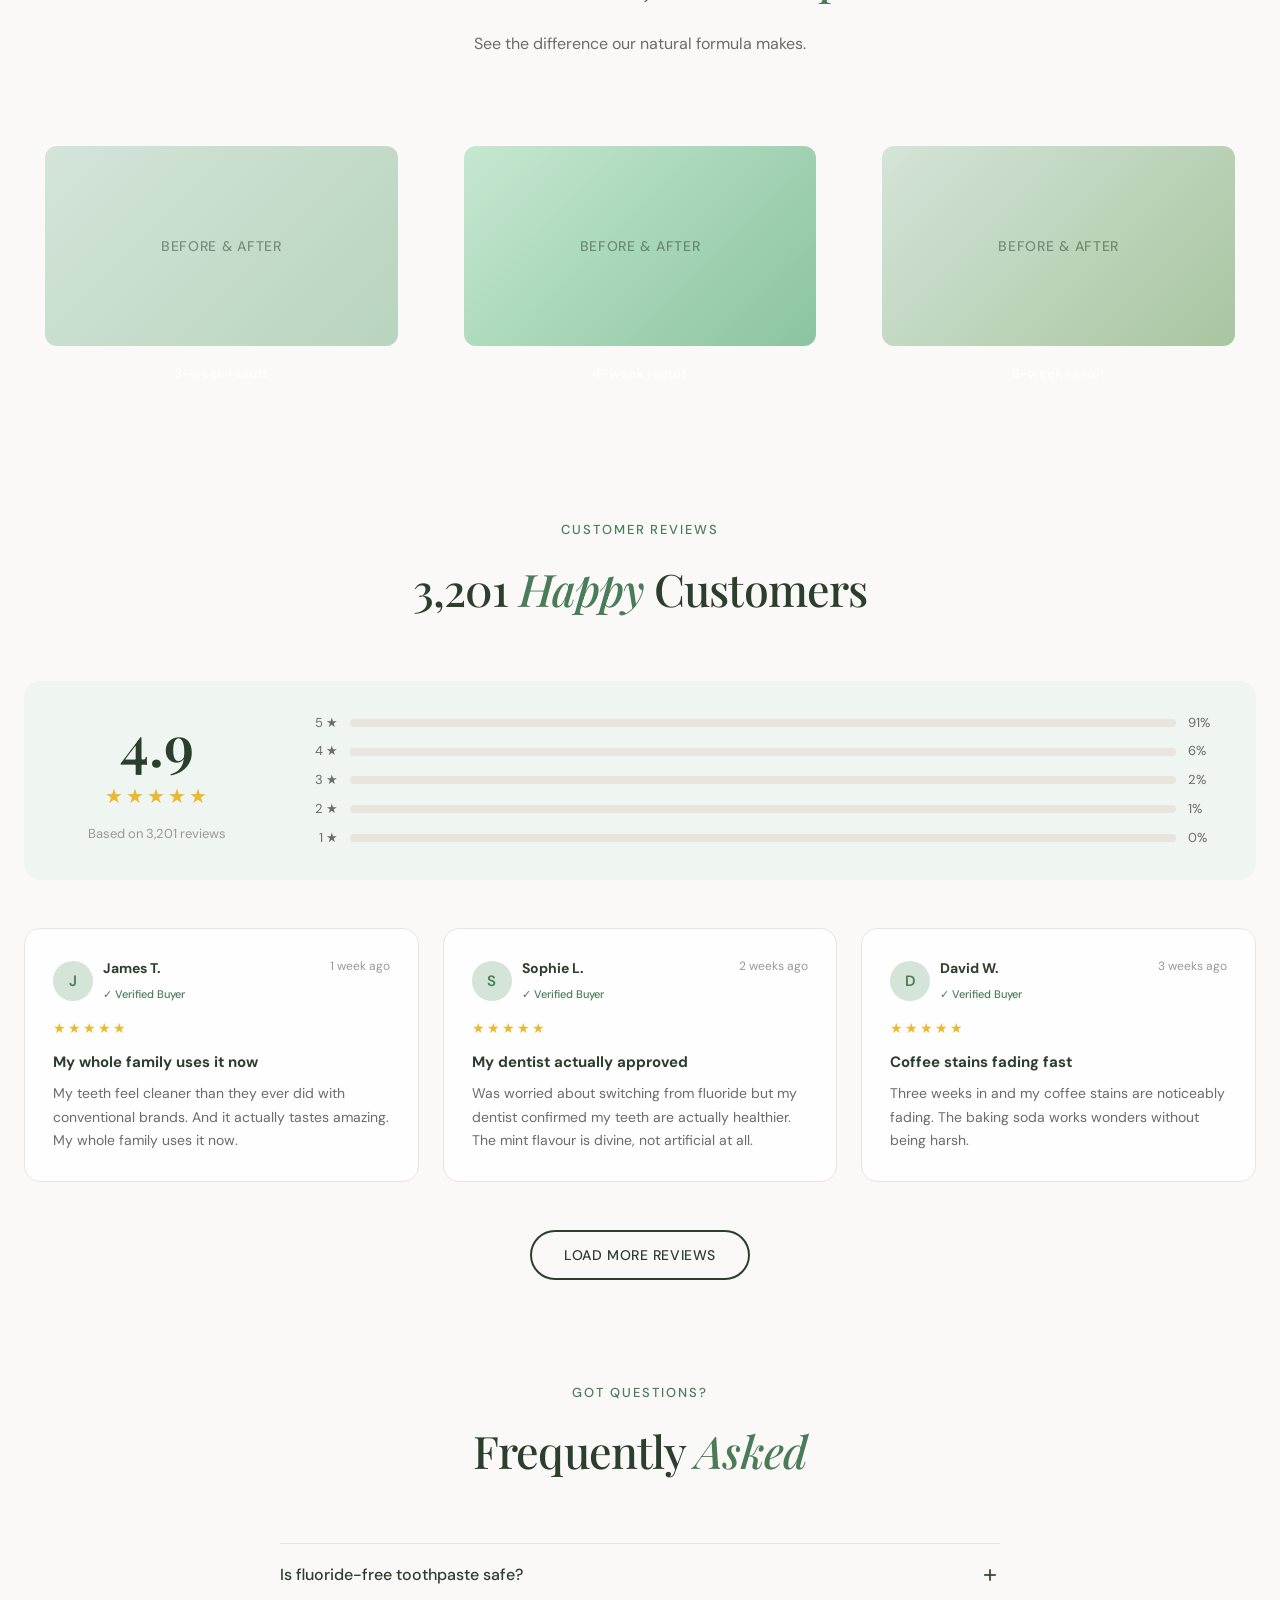
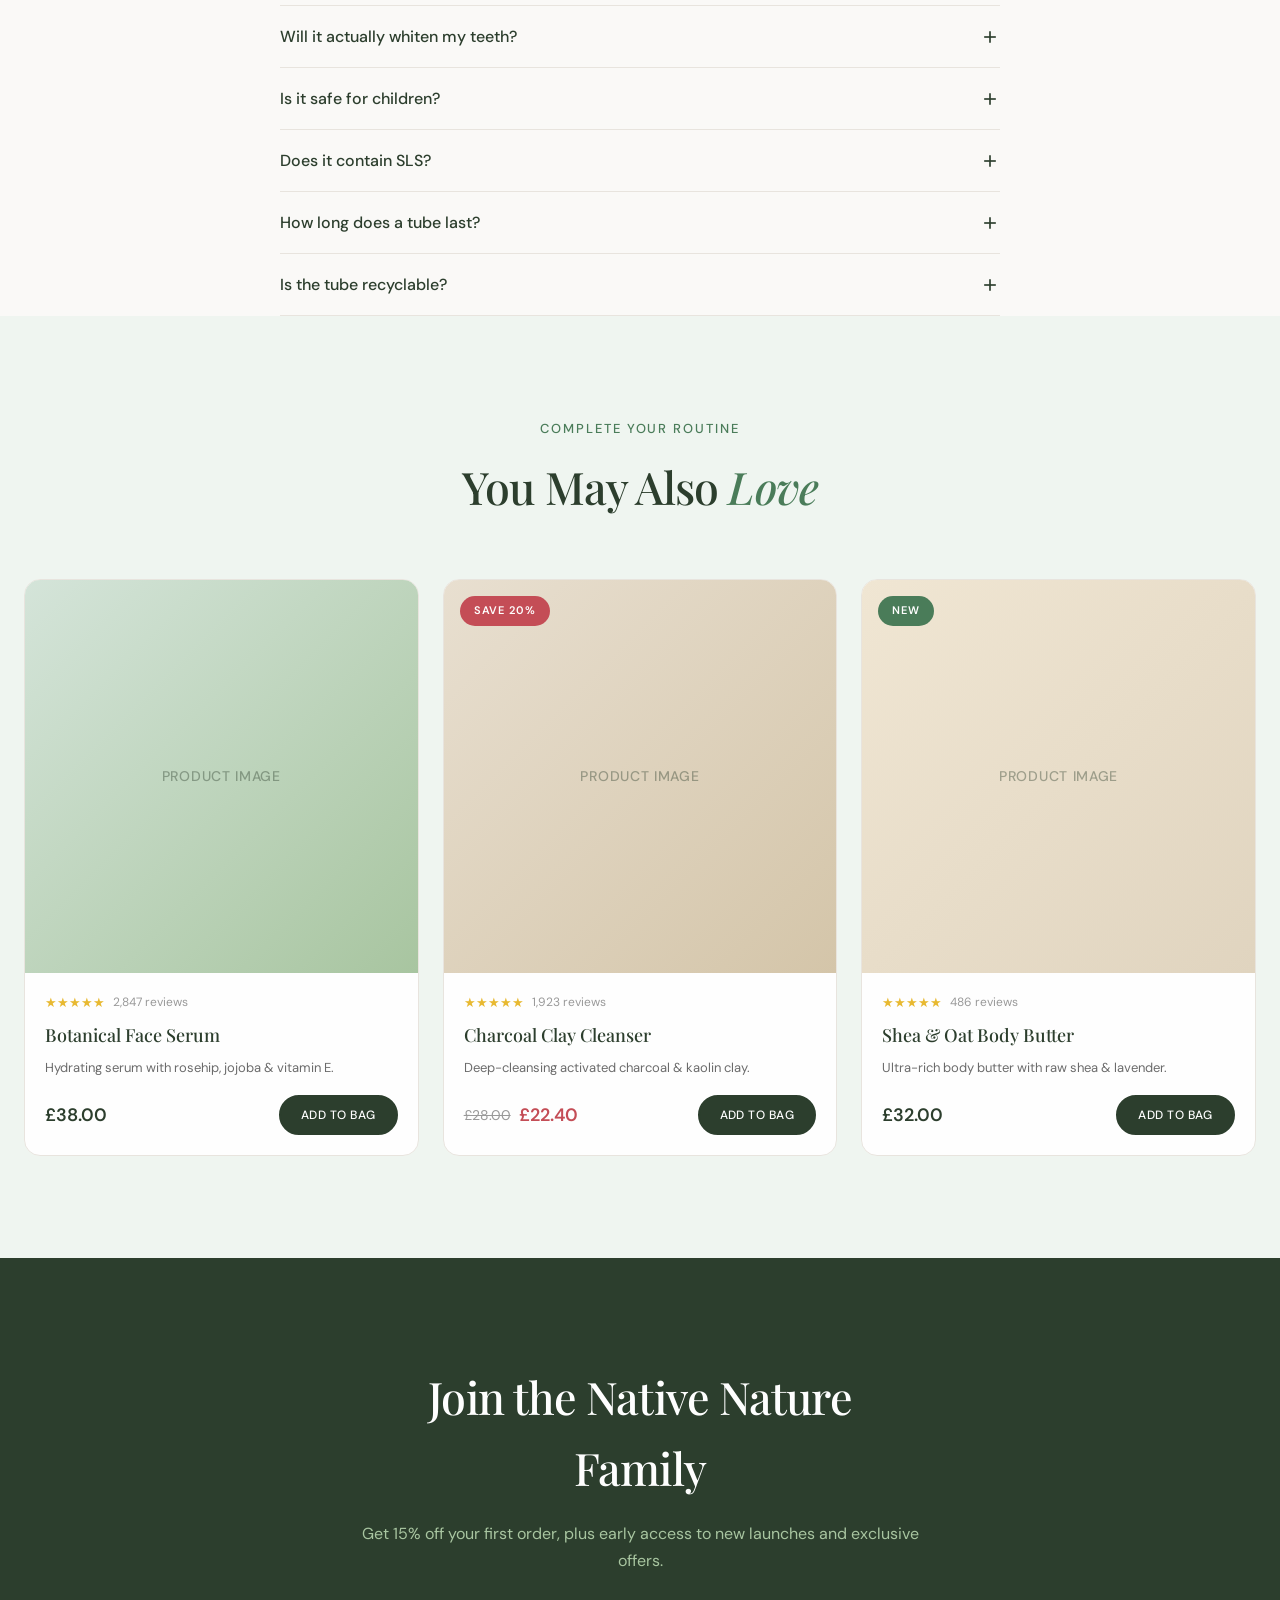
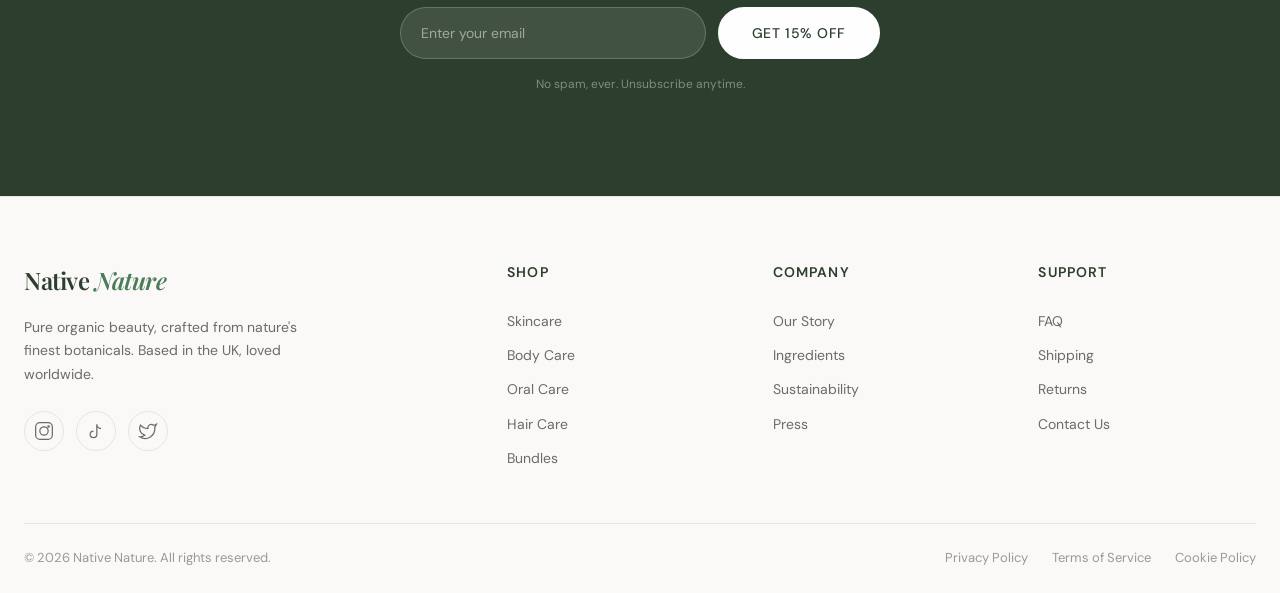
<file: native-nature/products/mint-tea-tree-toothpaste.html>
<!DOCTYPE html>
<html lang="en">
<head>
    <meta charset="UTF-8">
    <meta name="viewport" content="width=device-width, initial-scale=1.0">
    <title>Mint & Tea Tree Toothpaste — Native Nature</title>
    <link rel="stylesheet" href="../css/style.css">
    <link rel="stylesheet" href="../css/product.css">
    <link rel="stylesheet" href="../css/landing.css">
    <link rel="preconnect" href="https://fonts.googleapis.com">
    <link rel="preconnect" href="https://fonts.gstatic.com" crossorigin>
    <link href="https://fonts.googleapis.com/css2?family=DM+Sans:ital,opsz,wght@0,9..40,300;0,9..40,400;0,9..40,500;0,9..40,600;1,9..40,300;1,9..40,400&family=Playfair+Display:ital,wght@0,400;0,500;0,600;0,700;1,400;1,500&display=swap" rel="stylesheet">
</head>
<body>

    <!-- Announcement Bar -->
    <div class="announcement-bar">
        <div class="marquee">
            <div class="marquee-inner">
                <span>FREE SHIPPING OVER £50</span>
                <span>·</span>
                <span>100% ORGANIC</span>
                <span>·</span>
                <span>CRUELTY FREE & VEGAN</span>
                <span>·</span>
                <span>30-DAY GUARANTEE</span>
                <span>·</span>
                <span>FREE SHIPPING OVER £50</span>
                <span>·</span>
                <span>100% ORGANIC</span>
                <span>·</span>
                <span>CRUELTY FREE & VEGAN</span>
                <span>·</span>
                <span>30-DAY GUARANTEE</span>
                <span>·</span>
                <span>FREE SHIPPING OVER £50</span>
                <span>·</span>
                <span>100% ORGANIC</span>
                <span>·</span>
                <span>CRUELTY FREE & VEGAN</span>
                <span>·</span>
                <span>30-DAY GUARANTEE</span>
                <span>·</span>
            </div>
        </div>
    </div>

    <!-- Navigation -->
    <nav class="navbar" id="navbar">
        <div class="nav-container">
            <a href="../index.html" class="nav-logo">
                <span class="logo-native">Native</span><span class="logo-nature">Nature</span>
            </a>
            <div class="nav-links" id="navLinks">
                <a href="../index.html#shop" class="nav-link">Shop</a>
                <a href="../index.html#about" class="nav-link">About</a>
                <a href="../index.html#ingredients" class="nav-link">Ingredients</a>
                <a href="../index.html#reviews" class="nav-link">Reviews</a>
                <a href="#faq" class="nav-link">FAQ</a>
            </div>
            <div class="nav-actions">
                <button class="nav-icon" aria-label="Search">
                    <svg width="20" height="20" viewBox="0 0 24 24" fill="none" stroke="currentColor" stroke-width="1.5"><circle cx="11" cy="11" r="8"/><line x1="21" y1="21" x2="16.65" y2="16.65"/></svg>
                </button>
                <button class="nav-icon" aria-label="Account">
                    <svg width="20" height="20" viewBox="0 0 24 24" fill="none" stroke="currentColor" stroke-width="1.5"><path d="M20 21v-2a4 4 0 0 0-4-4H8a4 4 0 0 0-4 4v2"/><circle cx="12" cy="7" r="4"/></svg>
                </button>
                <button class="nav-icon cart-icon" aria-label="Cart" id="cartBtn">
                    <svg width="20" height="20" viewBox="0 0 24 24" fill="none" stroke="currentColor" stroke-width="1.5"><path d="M6 2L3 6v14a2 2 0 0 0 2 2h14a2 2 0 0 0 2-2V6l-3-4z"/><line x1="3" y1="6" x2="21" y2="6"/><path d="M16 10a4 4 0 0 1-8 0"/></svg>
                    <span class="cart-count">0</span>
                </button>
                <button class="mobile-toggle" id="mobileToggle" aria-label="Menu">
                    <span></span><span></span><span></span>
                </button>
            </div>
        </div>
    </nav>

    <!-- Product Hero -->
    <section class="pdp-hero">
        <div class="pdp-gallery">
            <div class="gallery-main">
                <div class="gallery-placeholder" style="background: linear-gradient(135deg, #D4E4D9, #B8D4BE);">
                    <span class="placeholder-label">Main Product Image</span>
                </div>
            </div>
            <div class="gallery-thumbs">
                <button class="thumb active" style="background: linear-gradient(135deg, #D4E4D9, #B8D4BE);"></button>
                <button class="thumb" style="background: linear-gradient(135deg, #C5E8D0, #8BC4A0);"></button>
                <button class="thumb" style="background: linear-gradient(135deg, #D4E4D9, #B8D4BE);"></button>
                <button class="thumb" style="background: linear-gradient(135deg, #C5E8D0, #8BC4A0);"></button>
            </div>
        </div>
        <div class="pdp-info">
            <div class="pdp-breadcrumb">
                <a href="../index.html">Home</a> / <a href="../index.html#shop">Oral Care</a> / <span>Mint & Tea Tree Toothpaste</span>
            </div>
            <div class="pdp-stars">★★★★★ <span>4.9 · 3,201 reviews</span></div>
            <h1 class="pdp-title">Mint & Tea Tree Toothpaste</h1>
            <p class="pdp-subtitle">Naturally Whitening · Fluoride-Free · 100ml</p>
            <div class="pdp-price-row">
                <span class="pdp-price">£12.00</span>
                <span class="pdp-subscription">or £10.20 with subscription</span>
            </div>

            <div class="pdp-description">
                <p>A refreshing, fluoride-free toothpaste that naturally whitens teeth using organic peppermint oil, tea tree extract, and baking soda. Clean ingredients your dentist will approve of.</p>
            </div>

            <!-- Purchase Options -->
            <div class="purchase-options">
                <label class="purchase-option active">
                    <input type="radio" name="purchase" value="one-time" checked>
                    <div class="option-content">
                        <div class="option-left">
                            <strong>One-time purchase</strong>
                            <span>£12.00</span>
                        </div>
                    </div>
                </label>
                <label class="purchase-option">
                    <input type="radio" name="purchase" value="subscribe">
                    <div class="option-content">
                        <div class="option-left">
                            <strong>Subscribe & Save 15%</strong>
                            <span>£10.20 · Delivered every 30 days</span>
                        </div>
                        <div class="option-badge">Most Popular</div>
                    </div>
                </label>
            </div>

            <!-- Quantity & Add to Cart -->
            <div class="pdp-actions">
                <div class="quantity-selector">
                    <button class="qty-btn minus" aria-label="Decrease quantity">−</button>
                    <span class="qty-value">1</span>
                    <button class="qty-btn plus" aria-label="Increase quantity">+</button>
                </div>
                <button class="btn btn-primary btn-atc">Add to Bag — £12.00</button>
            </div>

            <!-- Trust Badges -->
            <div class="pdp-trust">
                <div class="pdp-trust-item">
                    <svg width="18" height="18" viewBox="0 0 24 24" fill="none" stroke="currentColor" stroke-width="1.5"><path d="M5 12l5 5L20 7"/></svg>
                    <span>Free shipping over £50</span>
                </div>
                <div class="pdp-trust-item">
                    <svg width="18" height="18" viewBox="0 0 24 24" fill="none" stroke="currentColor" stroke-width="1.5"><path d="M5 12l5 5L20 7"/></svg>
                    <span>30-day money-back guarantee</span>
                </div>
                <div class="pdp-trust-item">
                    <svg width="18" height="18" viewBox="0 0 24 24" fill="none" stroke="currentColor" stroke-width="1.5"><path d="M5 12l5 5L20 7"/></svg>
                    <span>Certified organic ingredients</span>
                </div>
            </div>
        </div>
    </section>

    <!-- Benefits Bar -->
    <section class="trust-bar">
        <div class="container">
            <div class="trust-items">
                <div class="trust-item">
                    <span class="trust-number">
                        <svg width="24" height="24" viewBox="0 0 24 24" fill="none" stroke="currentColor" stroke-width="1.5"><path d="M12 2L2 7l10 5 10-5-10-5zM2 17l10 5 10-5M2 12l10 5 10-5"/></svg>
                    </span>
                    <span class="trust-label">Naturally Whitening</span>
                </div>
                <div class="trust-divider"></div>
                <div class="trust-item">
                    <span class="trust-number">
                        <svg width="24" height="24" viewBox="0 0 24 24" fill="none" stroke="currentColor" stroke-width="1.5"><path d="M12 22c5.523 0 10-4.477 10-10S17.523 2 12 2 2 6.477 2 12s4.477 10 10 10z"/><path d="M8 12l3 3 5-5"/></svg>
                    </span>
                    <span class="trust-label">Fresh Breath</span>
                </div>
                <div class="trust-divider"></div>
                <div class="trust-item">
                    <span class="trust-number">
                        <svg width="24" height="24" viewBox="0 0 24 24" fill="none" stroke="currentColor" stroke-width="1.5"><path d="M12 22s8-4 8-10V5l-8-3-8 3v7c0 6 8 10 8 10z"/></svg>
                    </span>
                    <span class="trust-label">Fluoride Free</span>
                </div>
                <div class="trust-divider"></div>
                <div class="trust-item">
                    <span class="trust-number">
                        <svg width="24" height="24" viewBox="0 0 24 24" fill="none" stroke="currentColor" stroke-width="1.5"><path d="M20.84 4.61a5.5 5.5 0 0 0-7.78 0L12 5.67l-1.06-1.06a5.5 5.5 0 0 0-7.78 7.78l1.06 1.06L12 21.23l7.78-7.78 1.06-1.06a5.5 5.5 0 0 0 0-7.78z"/></svg>
                    </span>
                    <span class="trust-label">Dentist Approved</span>
                </div>
            </div>
        </div>
    </section>

    <!-- What's Inside -->
    <section class="pdp-ingredients-section">
        <div class="container">
            <div class="section-header">
                <p class="section-tag">What's Inside</p>
                <h2 class="section-title">Key <em>Ingredients</em></h2>
                <p class="section-subtitle">Every ingredient is certified organic and ethically sourced. Here's what makes this toothpaste so effective.</p>
            </div>
            <div class="ingredients-grid">
                <div class="ingredient-card">
                    <div class="ingredient-icon" style="background: linear-gradient(135deg, #D4E4D9, #B8D4BE);">
                        <span>🌿</span>
                    </div>
                    <h3>Organic Peppermint Oil</h3>
                    <p>Provides a powerful, natural freshness that lasts for hours. Antibacterial properties fight the bacteria that cause bad breath.</p>
                </div>
                <div class="ingredient-card">
                    <div class="ingredient-icon" style="background: linear-gradient(135deg, #C5E8D0, #8BC4A0);">
                        <span>🌱</span>
                    </div>
                    <h3>Tea Tree Extract</h3>
                    <p>Nature's antiseptic. Helps prevent gum disease, reduces inflammation, and keeps your mouth healthy between dental visits.</p>
                </div>
                <div class="ingredient-card">
                    <div class="ingredient-icon" style="background: linear-gradient(135deg, #E8EDE9, #C5D4C7);">
                        <span>✨</span>
                    </div>
                    <h3>Baking Soda</h3>
                    <p>A gentle, natural abrasive that lifts surface stains without damaging enamel. Neutralises acids to protect teeth.</p>
                </div>
                <div class="ingredient-card">
                    <div class="ingredient-icon" style="background: linear-gradient(135deg, #D4E4D9, #A8C5A0);">
                        <span>🥥</span>
                    </div>
                    <h3>Coconut Oil</h3>
                    <p>Contains lauric acid which fights harmful bacteria. Creates a natural protective coating on teeth and gums.</p>
                </div>
            </div>
        </div>
    </section>

    <!-- How to Use -->
    <section class="pdp-howto">
        <div class="container">
            <div class="howto-grid">
                <div class="howto-image">
                    <div class="split-placeholder" style="background: linear-gradient(135deg, #C5E8D0, #8BC4A0); border-radius: 20px; min-height: 400px;">
                        <span class="placeholder-label">How-To Image</span>
                    </div>
                </div>
                <div class="howto-content">
                    <p class="section-tag">How to Use</p>
                    <h2 class="section-title" style="text-align: left;">Your Daily <em>Ritual</em></h2>
                    <div class="howto-steps">
                        <div class="howto-step">
                            <div class="step-number">01</div>
                            <div>
                                <strong>Squeeze</strong>
                                <p>Apply a pea-sized amount to a wet toothbrush.</p>
                            </div>
                        </div>
                        <div class="howto-step">
                            <div class="step-number">02</div>
                            <div>
                                <strong>Brush</strong>
                                <p>Brush gently in circular motions for a full 2 minutes.</p>
                            </div>
                        </div>
                        <div class="howto-step">
                            <div class="step-number">03</div>
                            <div>
                                <strong>Rinse</strong>
                                <p>Rinse thoroughly and enjoy the lasting freshness.</p>
                            </div>
                        </div>
                        <div class="howto-step">
                            <div class="step-number">04</div>
                            <div>
                                <strong>Smile</strong>
                                <p>Use twice daily for visibly whiter teeth in 3 weeks.</p>
                            </div>
                        </div>
                    </div>
                </div>
            </div>
        </div>
    </section>

    <!-- Clinical Results -->
    <section class="pdp-results" style="background: #1a3a2a; color: #fff;">
        <div class="container">
            <div class="section-header">
                <p class="section-tag" style="color: #8BC4A0;">Proven Results</p>
                <h2 class="section-title" style="color: #fff;">The Numbers Don't <em>Lie</em></h2>
                <p class="section-subtitle" style="color: rgba(255,255,255,0.7);">Results from an independent 6-week clinical study with 200 participants.</p>
            </div>
            <div class="results-grid">
                <div class="result-card" style="background: rgba(255,255,255,0.08); border-color: rgba(255,255,255,0.1);">
                    <span class="result-number" style="color: #8BC4A0;">89%</span>
                    <p style="color: rgba(255,255,255,0.8);">noticed whiter teeth in 3 weeks</p>
                </div>
                <div class="result-card" style="background: rgba(255,255,255,0.08); border-color: rgba(255,255,255,0.1);">
                    <span class="result-number" style="color: #8BC4A0;">93%</span>
                    <p style="color: rgba(255,255,255,0.8);">experienced fresher breath lasting 4+ hours</p>
                </div>
                <div class="result-card" style="background: rgba(255,255,255,0.08); border-color: rgba(255,255,255,0.1);">
                    <span class="result-number" style="color: #8BC4A0;">97%</span>
                    <p style="color: rgba(255,255,255,0.8);">preferred the taste over conventional toothpaste</p>
                </div>
                <div class="result-card" style="background: rgba(255,255,255,0.08); border-color: rgba(255,255,255,0.1);">
                    <span class="result-number" style="color: #8BC4A0;">91%</span>
                    <p style="color: rgba(255,255,255,0.8);">saw healthier gums after 6 weeks</p>
                </div>
            </div>
        </div>
    </section>

    <!-- Before & After -->
    <section class="pdp-before-after">
        <div class="container">
            <div class="section-header">
                <p class="section-tag">Transformations</p>
                <h2 class="section-title">Real Results, Real <em>People</em></h2>
                <p class="section-subtitle">See the difference our natural formula makes.</p>
            </div>
            <div class="results-grid" style="grid-template-columns: repeat(3, 1fr);">
                <div class="result-card" style="min-height: 280px;">
                    <div class="gallery-placeholder" style="background: linear-gradient(135deg, #D4E4D9, #B8D4BE); width: 100%; height: 200px; border-radius: 12px; margin-bottom: 16px; display: flex; align-items: center; justify-content: center;">
                        <span class="placeholder-label">Before & After</span>
                    </div>
                    <p><strong>3-week result</strong></p>
                </div>
                <div class="result-card" style="min-height: 280px;">
                    <div class="gallery-placeholder" style="background: linear-gradient(135deg, #C5E8D0, #8BC4A0); width: 100%; height: 200px; border-radius: 12px; margin-bottom: 16px; display: flex; align-items: center; justify-content: center;">
                        <span class="placeholder-label">Before & After</span>
                    </div>
                    <p><strong>4-week result</strong></p>
                </div>
                <div class="result-card" style="min-height: 280px;">
                    <div class="gallery-placeholder" style="background: linear-gradient(135deg, #D4E4D9, #A8C5A0); width: 100%; height: 200px; border-radius: 12px; margin-bottom: 16px; display: flex; align-items: center; justify-content: center;">
                        <span class="placeholder-label">Before & After</span>
                    </div>
                    <p><strong>6-week result</strong></p>
                </div>
            </div>
        </div>
    </section>

    <!-- Reviews -->
    <section class="pdp-reviews">
        <div class="container">
            <div class="section-header">
                <p class="section-tag">Customer Reviews</p>
                <h2 class="section-title">3,201 <em>Happy</em> Customers</h2>
            </div>
            <div class="reviews-summary">
                <div class="reviews-average">
                    <span class="avg-number">4.9</span>
                    <div class="avg-stars">★★★★★</div>
                    <span class="avg-count">Based on 3,201 reviews</span>
                </div>
                <div class="reviews-bars">
                    <div class="bar-row"><span>5 ★</span><div class="bar"><div class="bar-fill" style="width: 91%"></div></div><span>91%</span></div>
                    <div class="bar-row"><span>4 ★</span><div class="bar"><div class="bar-fill" style="width: 6%"></div></div><span>6%</span></div>
                    <div class="bar-row"><span>3 ★</span><div class="bar"><div class="bar-fill" style="width: 2%"></div></div><span>2%</span></div>
                    <div class="bar-row"><span>2 ★</span><div class="bar"><div class="bar-fill" style="width: 1%"></div></div><span>1%</span></div>
                    <div class="bar-row"><span>1 ★</span><div class="bar"><div class="bar-fill" style="width: 0%"></div></div><span>0%</span></div>
                </div>
            </div>
            <div class="reviews-list">
                <div class="review-card">
                    <div class="review-header">
                        <div class="review-author-info">
                            <div class="author-avatar">J</div>
                            <div>
                                <strong>James T.</strong>
                                <span class="verified-badge">✓ Verified Buyer</span>
                            </div>
                        </div>
                        <span class="review-date">1 week ago</span>
                    </div>
                    <div class="review-stars">★★★★★</div>
                    <h4>My whole family uses it now</h4>
                    <p>My teeth feel cleaner than they ever did with conventional brands. And it actually tastes amazing. My whole family uses it now.</p>
                </div>
                <div class="review-card">
                    <div class="review-header">
                        <div class="review-author-info">
                            <div class="author-avatar">S</div>
                            <div>
                                <strong>Sophie L.</strong>
                                <span class="verified-badge">✓ Verified Buyer</span>
                            </div>
                        </div>
                        <span class="review-date">2 weeks ago</span>
                    </div>
                    <div class="review-stars">★★★★★</div>
                    <h4>My dentist actually approved</h4>
                    <p>Was worried about switching from fluoride but my dentist confirmed my teeth are actually healthier. The mint flavour is divine, not artificial at all.</p>
                </div>
                <div class="review-card">
                    <div class="review-header">
                        <div class="review-author-info">
                            <div class="author-avatar">D</div>
                            <div>
                                <strong>David W.</strong>
                                <span class="verified-badge">✓ Verified Buyer</span>
                            </div>
                        </div>
                        <span class="review-date">3 weeks ago</span>
                    </div>
                    <div class="review-stars">★★★★★</div>
                    <h4>Coffee stains fading fast</h4>
                    <p>Three weeks in and my coffee stains are noticeably fading. The baking soda works wonders without being harsh.</p>
                </div>
            </div>
            <div class="section-cta">
                <button class="btn btn-outline">Load More Reviews</button>
            </div>
        </div>
    </section>

    <!-- FAQ Accordion -->
    <section class="pdp-faq" id="faq">
        <div class="container">
            <div class="section-header">
                <p class="section-tag">Got Questions?</p>
                <h2 class="section-title">Frequently <em>Asked</em></h2>
            </div>
            <div class="faq-list">
                <div class="faq-item">
                    <button class="faq-question" aria-expanded="false">
                        <span>Is fluoride-free toothpaste safe?</span>
                        <svg width="20" height="20" viewBox="0 0 24 24" fill="none" stroke="currentColor" stroke-width="2"><line x1="12" y1="5" x2="12" y2="19"/><line x1="5" y1="12" x2="19" y2="12"/></svg>
                    </button>
                    <div class="faq-answer">
                        <p>Yes, our formula uses natural alternatives like hydroxyapatite, which remineralises enamel just as effectively. Numerous studies confirm its safety and efficacy for daily use.</p>
                    </div>
                </div>
                <div class="faq-item">
                    <button class="faq-question" aria-expanded="false">
                        <span>Will it actually whiten my teeth?</span>
                        <svg width="20" height="20" viewBox="0 0 24 24" fill="none" stroke="currentColor" stroke-width="2"><line x1="12" y1="5" x2="12" y2="19"/><line x1="5" y1="12" x2="19" y2="12"/></svg>
                    </button>
                    <div class="faq-answer">
                        <p>Yes, baking soda gently lifts surface stains without damaging enamel. Most users see noticeable results in as little as 3 weeks of twice-daily use.</p>
                    </div>
                </div>
                <div class="faq-item">
                    <button class="faq-question" aria-expanded="false">
                        <span>Is it safe for children?</span>
                        <svg width="20" height="20" viewBox="0 0 24 24" fill="none" stroke="currentColor" stroke-width="2"><line x1="12" y1="5" x2="12" y2="19"/><line x1="5" y1="12" x2="19" y2="12"/></svg>
                    </button>
                    <div class="faq-answer">
                        <p>Suitable for ages 6+. For younger children, we recommend consulting your dentist to determine the best oral care routine.</p>
                    </div>
                </div>
                <div class="faq-item">
                    <button class="faq-question" aria-expanded="false">
                        <span>Does it contain SLS?</span>
                        <svg width="20" height="20" viewBox="0 0 24 24" fill="none" stroke="currentColor" stroke-width="2"><line x1="12" y1="5" x2="12" y2="19"/><line x1="5" y1="12" x2="19" y2="12"/></svg>
                    </button>
                    <div class="faq-answer">
                        <p>No, our toothpaste is completely SLS-free and sulphate-free. We use gentle, plant-derived foaming agents instead.</p>
                    </div>
                </div>
                <div class="faq-item">
                    <button class="faq-question" aria-expanded="false">
                        <span>How long does a tube last?</span>
                        <svg width="20" height="20" viewBox="0 0 24 24" fill="none" stroke="currentColor" stroke-width="2"><line x1="12" y1="5" x2="12" y2="19"/><line x1="5" y1="12" x2="19" y2="12"/></svg>
                    </button>
                    <div class="faq-answer">
                        <p>About 6-8 weeks with twice-daily use, making it excellent value compared to other natural toothpaste brands.</p>
                    </div>
                </div>
                <div class="faq-item">
                    <button class="faq-question" aria-expanded="false">
                        <span>Is the tube recyclable?</span>
                        <svg width="20" height="20" viewBox="0 0 24 24" fill="none" stroke="currentColor" stroke-width="2"><line x1="12" y1="5" x2="12" y2="19"/><line x1="5" y1="12" x2="19" y2="12"/></svg>
                    </button>
                    <div class="faq-answer">
                        <p>Yes, our tubes are made from sugarcane-based bioplastic, which is both recyclable and made from renewable resources.</p>
                    </div>
                </div>
            </div>
        </div>
    </section>

    <!-- Related Products -->
    <section class="pdp-related">
        <div class="container">
            <div class="section-header">
                <p class="section-tag">Complete Your Routine</p>
                <h2 class="section-title">You May Also <em>Love</em></h2>
            </div>
            <div class="products-grid related-grid">
                <div class="product-card">
                    <div class="product-image">
                        <div class="product-placeholder" style="background: linear-gradient(135deg, #D4E4D9, #A8C5A0);"><span>Product Image</span></div>
                    </div>
                    <div class="product-info">
                        <div class="product-stars">★★★★★ <span>2,847 reviews</span></div>
                        <h3 class="product-name">Botanical Face Serum</h3>
                        <p class="product-desc">Hydrating serum with rosehip, jojoba & vitamin E.</p>
                        <div class="product-bottom">
                            <span class="price-current">£38.00</span>
                            <button class="btn btn-add" data-product="Botanical Face Serum" data-price="38.00">Add to Bag</button>
                        </div>
                    </div>
                </div>
                <div class="product-card">
                    <div class="product-badge sale">Save 20%</div>
                    <div class="product-image">
                        <div class="product-placeholder" style="background: linear-gradient(135deg, #E8DFD0, #D4C5A9);"><span>Product Image</span></div>
                    </div>
                    <div class="product-info">
                        <div class="product-stars">★★★★★ <span>1,923 reviews</span></div>
                        <h3 class="product-name">Charcoal Clay Cleanser</h3>
                        <p class="product-desc">Deep-cleansing activated charcoal & kaolin clay.</p>
                        <div class="product-bottom">
                            <div class="product-price">
                                <span class="price-original">£28.00</span>
                                <span class="price-current sale">£22.40</span>
                            </div>
                            <button class="btn btn-add" data-product="Charcoal Clay Cleanser" data-price="22.40">Add to Bag</button>
                        </div>
                    </div>
                </div>
                <div class="product-card">
                    <div class="product-badge new">New</div>
                    <div class="product-image">
                        <div class="product-placeholder" style="background: linear-gradient(135deg, #F0E6D3, #E0D4BF);"><span>Product Image</span></div>
                    </div>
                    <div class="product-info">
                        <div class="product-stars">★★★★★ <span>486 reviews</span></div>
                        <h3 class="product-name">Shea & Oat Body Butter</h3>
                        <p class="product-desc">Ultra-rich body butter with raw shea & lavender.</p>
                        <div class="product-bottom">
                            <span class="price-current">£32.00</span>
                            <button class="btn btn-add" data-product="Shea & Oat Body Butter" data-price="32.00">Add to Bag</button>
                        </div>
                    </div>
                </div>
            </div>
        </div>
    </section>

    <!-- Newsletter -->
    <section class="newsletter-section">
        <div class="container">
            <div class="newsletter-inner">
                <h2 class="section-title">Join the Native Nature Family</h2>
                <p class="section-subtitle">Get 15% off your first order, plus early access to new launches and exclusive offers.</p>
                <form class="newsletter-form" id="newsletterForm">
                    <input type="email" placeholder="Enter your email" required>
                    <button type="submit" class="btn btn-primary">Get 15% Off</button>
                </form>
                <p class="newsletter-note">No spam, ever. Unsubscribe anytime.</p>
            </div>
        </div>
    </section>

    <!-- Footer -->
    <footer class="footer">
        <div class="container">
            <div class="footer-grid">
                <div class="footer-brand">
                    <a href="../index.html" class="nav-logo">
                        <span class="logo-native">Native</span><span class="logo-nature">Nature</span>
                    </a>
                    <p class="footer-desc">Pure organic beauty, crafted from nature's finest botanicals. Based in the UK, loved worldwide.</p>
                    <div class="footer-socials">
                        <a href="#" aria-label="Instagram"><svg width="20" height="20" viewBox="0 0 24 24" fill="none" stroke="currentColor" stroke-width="1.5"><rect x="2" y="2" width="20" height="20" rx="5"/><circle cx="12" cy="12" r="5"/><circle cx="17.5" cy="6.5" r="1.5" fill="currentColor" stroke="none"/></svg></a>
                        <a href="#" aria-label="TikTok"><svg width="20" height="20" viewBox="0 0 24 24" fill="none" stroke="currentColor" stroke-width="1.5"><path d="M9 12a4 4 0 1 0 4 4V4a5 5 0 0 0 5 5"/></svg></a>
                        <a href="#" aria-label="Twitter"><svg width="20" height="20" viewBox="0 0 24 24" fill="none" stroke="currentColor" stroke-width="1.5"><path d="M22 4s-.7 2.1-2 3.4c1.6 10-9.4 17.3-18 11.6 2.2.1 4.4-.6 6-2C3 15.5.5 9.6 3 5c2.2 2.6 5.6 4.1 9 4-.9-4.2 4-6.6 7-3.8 1.1 0 3-1.2 3-1.2z"/></svg></a>
                    </div>
                </div>
                <div class="footer-col">
                    <h4>Shop</h4>
                    <a href="#">Skincare</a><a href="#">Body Care</a><a href="#">Oral Care</a><a href="#">Hair Care</a><a href="#">Bundles</a>
                </div>
                <div class="footer-col">
                    <h4>Company</h4>
                    <a href="#">Our Story</a><a href="#">Ingredients</a><a href="#">Sustainability</a><a href="#">Press</a>
                </div>
                <div class="footer-col">
                    <h4>Support</h4>
                    <a href="#">FAQ</a><a href="#">Shipping</a><a href="#">Returns</a><a href="#">Contact Us</a>
                </div>
            </div>
            <div class="footer-bottom">
                <p>&copy; 2026 Native Nature. All rights reserved.</p>
                <div class="footer-legal">
                    <a href="#">Privacy Policy</a><a href="#">Terms of Service</a><a href="#">Cookie Policy</a>
                </div>
            </div>
        </div>
    </footer>

    <!-- Cart Drawer -->
    <div class="cart-overlay" id="cartOverlay"></div>
    <div class="cart-drawer" id="cartDrawer">
        <div class="cart-header">
            <h3>Your Bag</h3>
            <button class="cart-close" id="cartClose">
                <svg width="20" height="20" viewBox="0 0 24 24" fill="none" stroke="currentColor" stroke-width="2"><line x1="18" y1="6" x2="6" y2="18"/><line x1="6" y1="6" x2="18" y2="18"/></svg>
            </button>
        </div>
        <div class="cart-body" id="cartBody">
            <div class="cart-empty">
                <svg width="48" height="48" viewBox="0 0 24 24" fill="none" stroke="currentColor" stroke-width="1"><path d="M6 2L3 6v14a2 2 0 0 0 2 2h14a2 2 0 0 0 2-2V6l-3-4z"/><line x1="3" y1="6" x2="21" y2="6"/><path d="M16 10a4 4 0 0 1-8 0"/></svg>
                <p>Your bag is empty</p>
            </div>
        </div>
        <div class="cart-footer" id="cartFooter" style="display:none;">
            <div class="cart-subtotal">
                <span>Subtotal</span>
                <span id="cartSubtotal">£0.00</span>
            </div>
            <p class="cart-shipping-note">Free shipping on orders over £50</p>
            <button class="btn btn-primary btn-checkout">Checkout</button>
        </div>
    </div>

    <script src="../js/main.js"></script>
    <script src="../js/product.js"></script>
    <script src="../js/landing.js"></script>
</body>
</html>
</file>
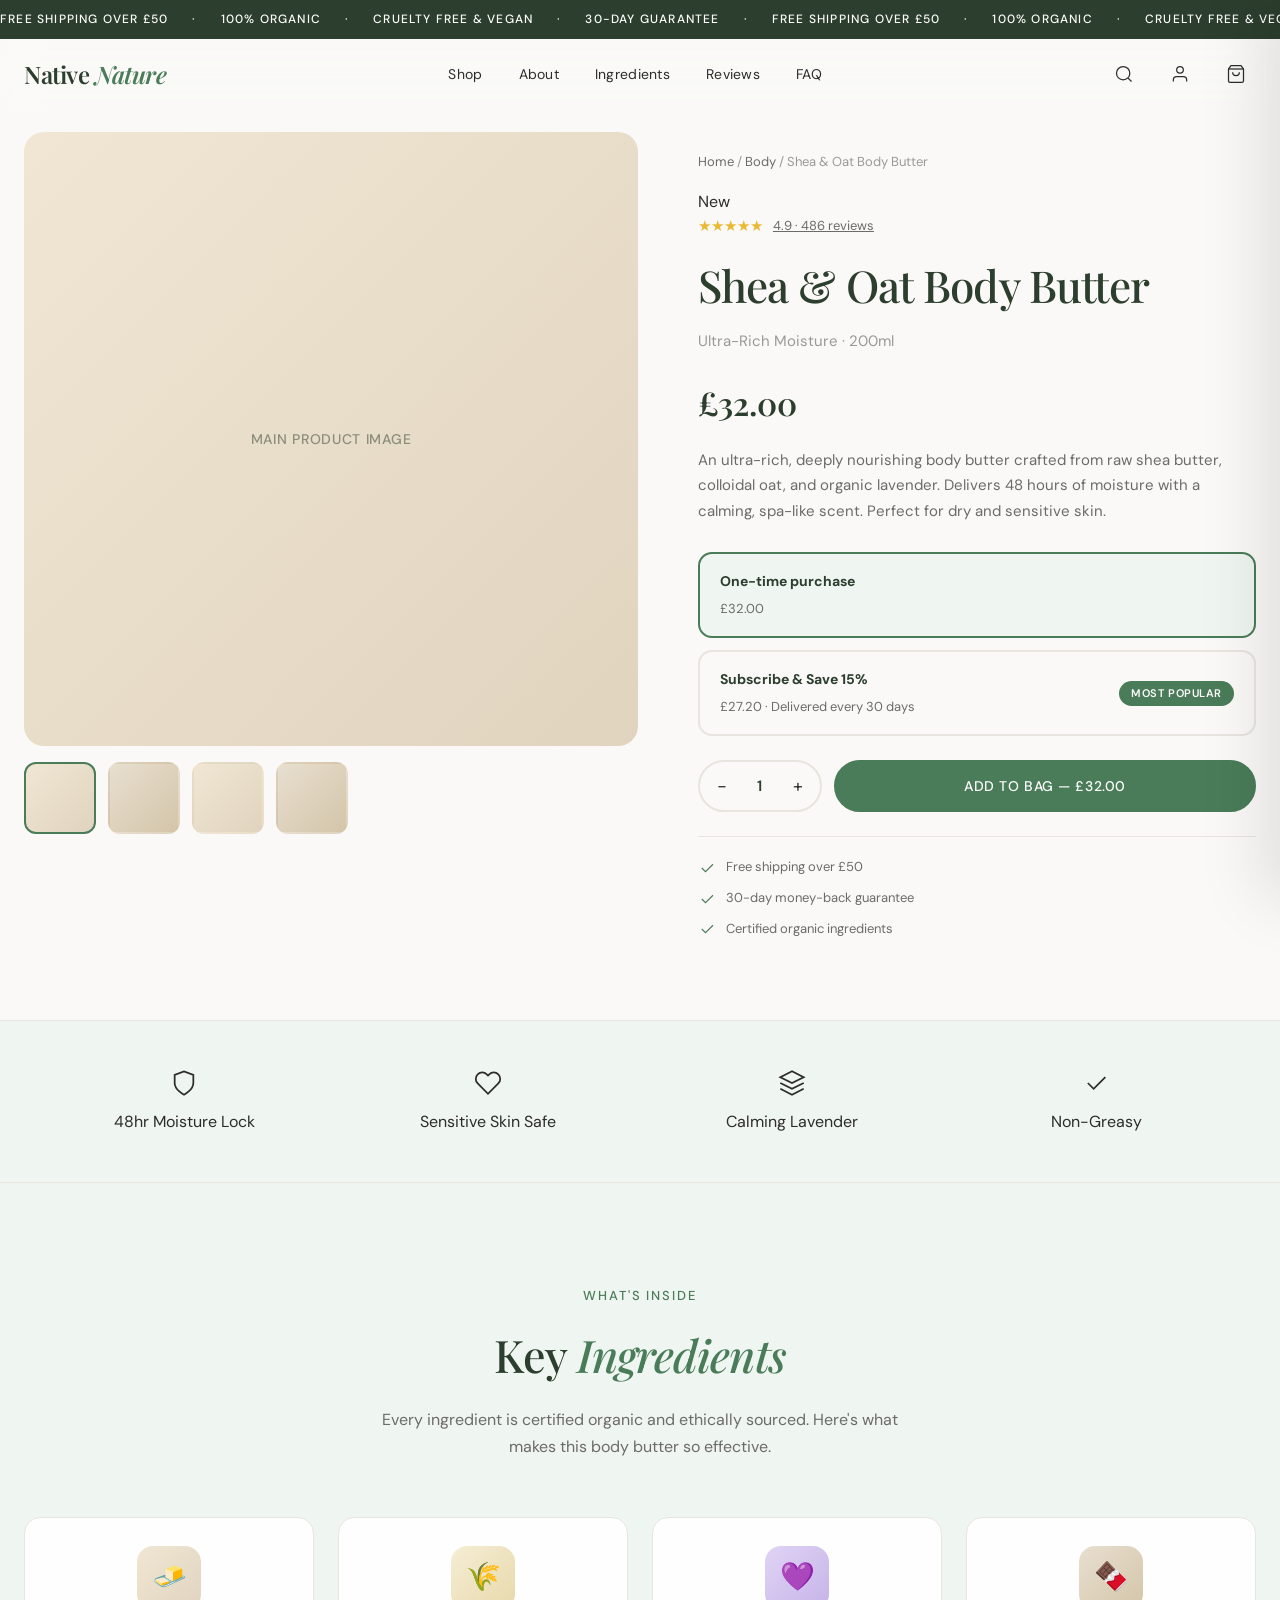
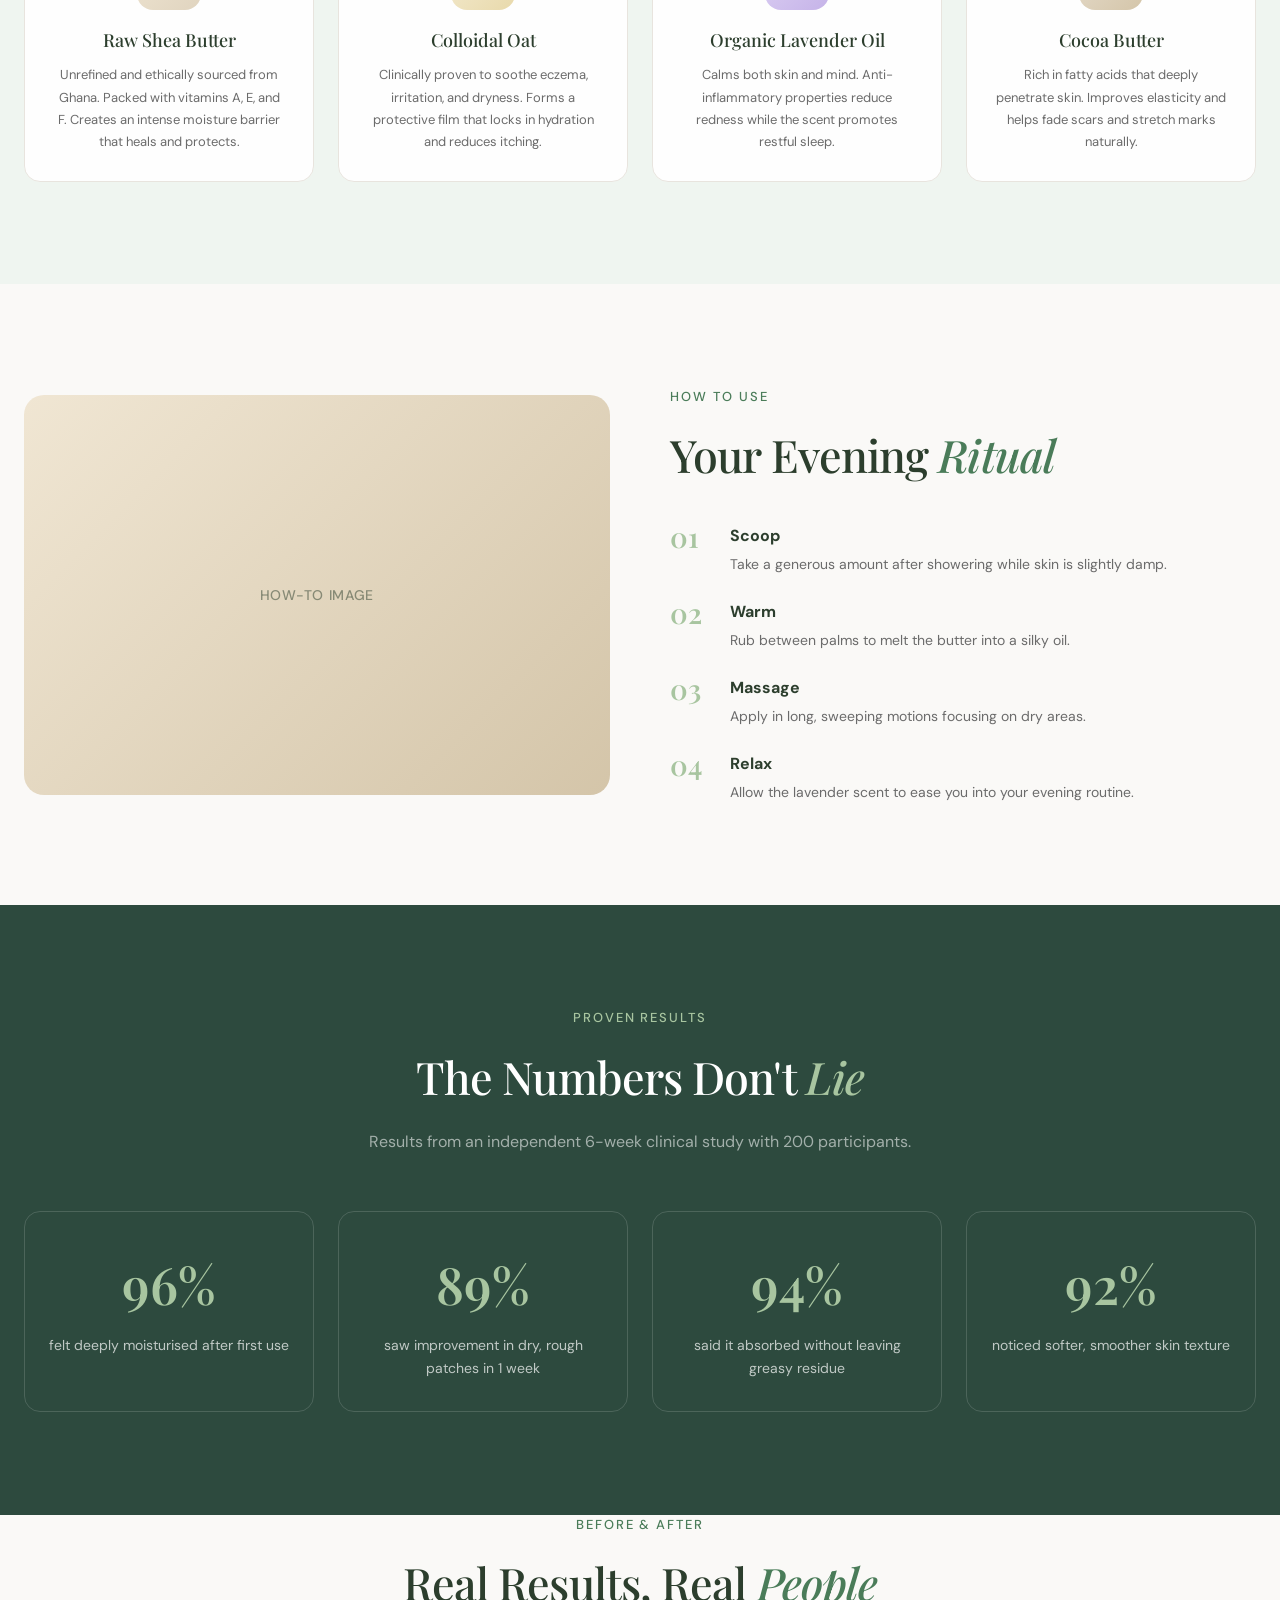
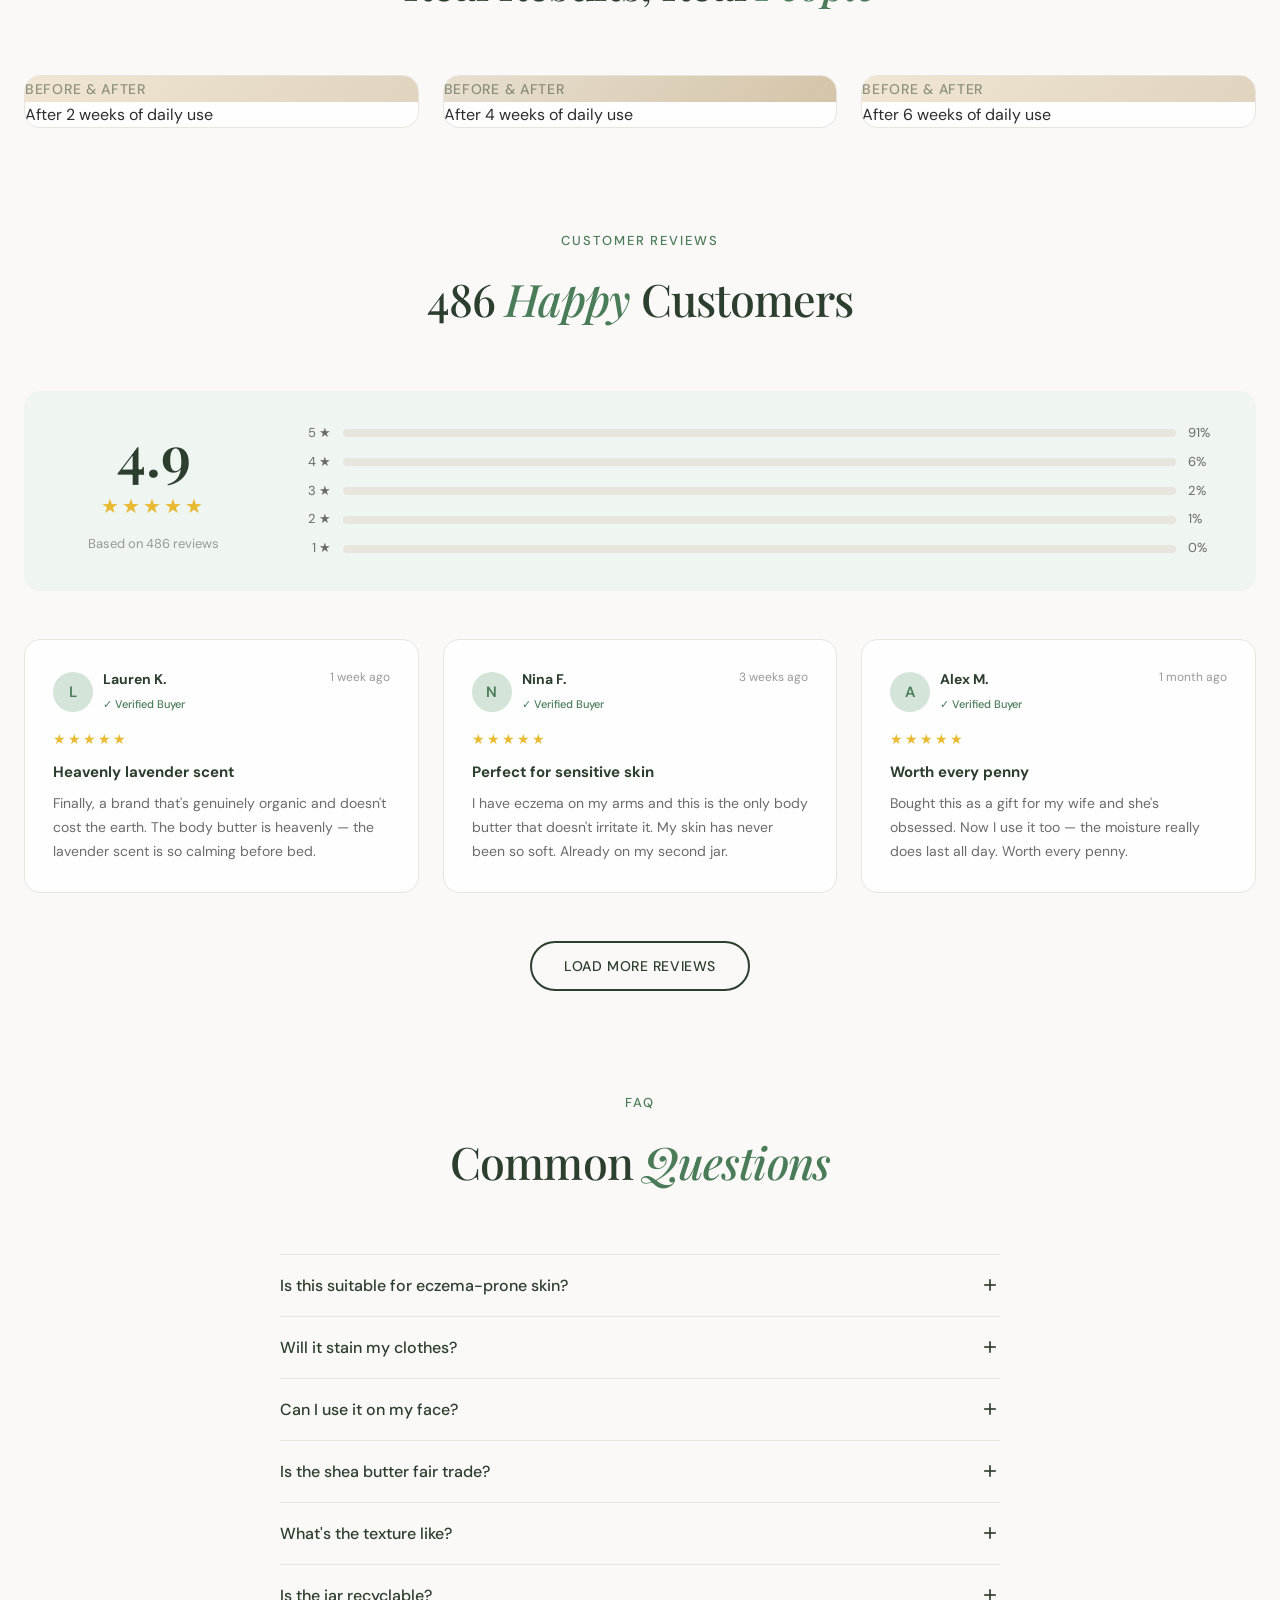
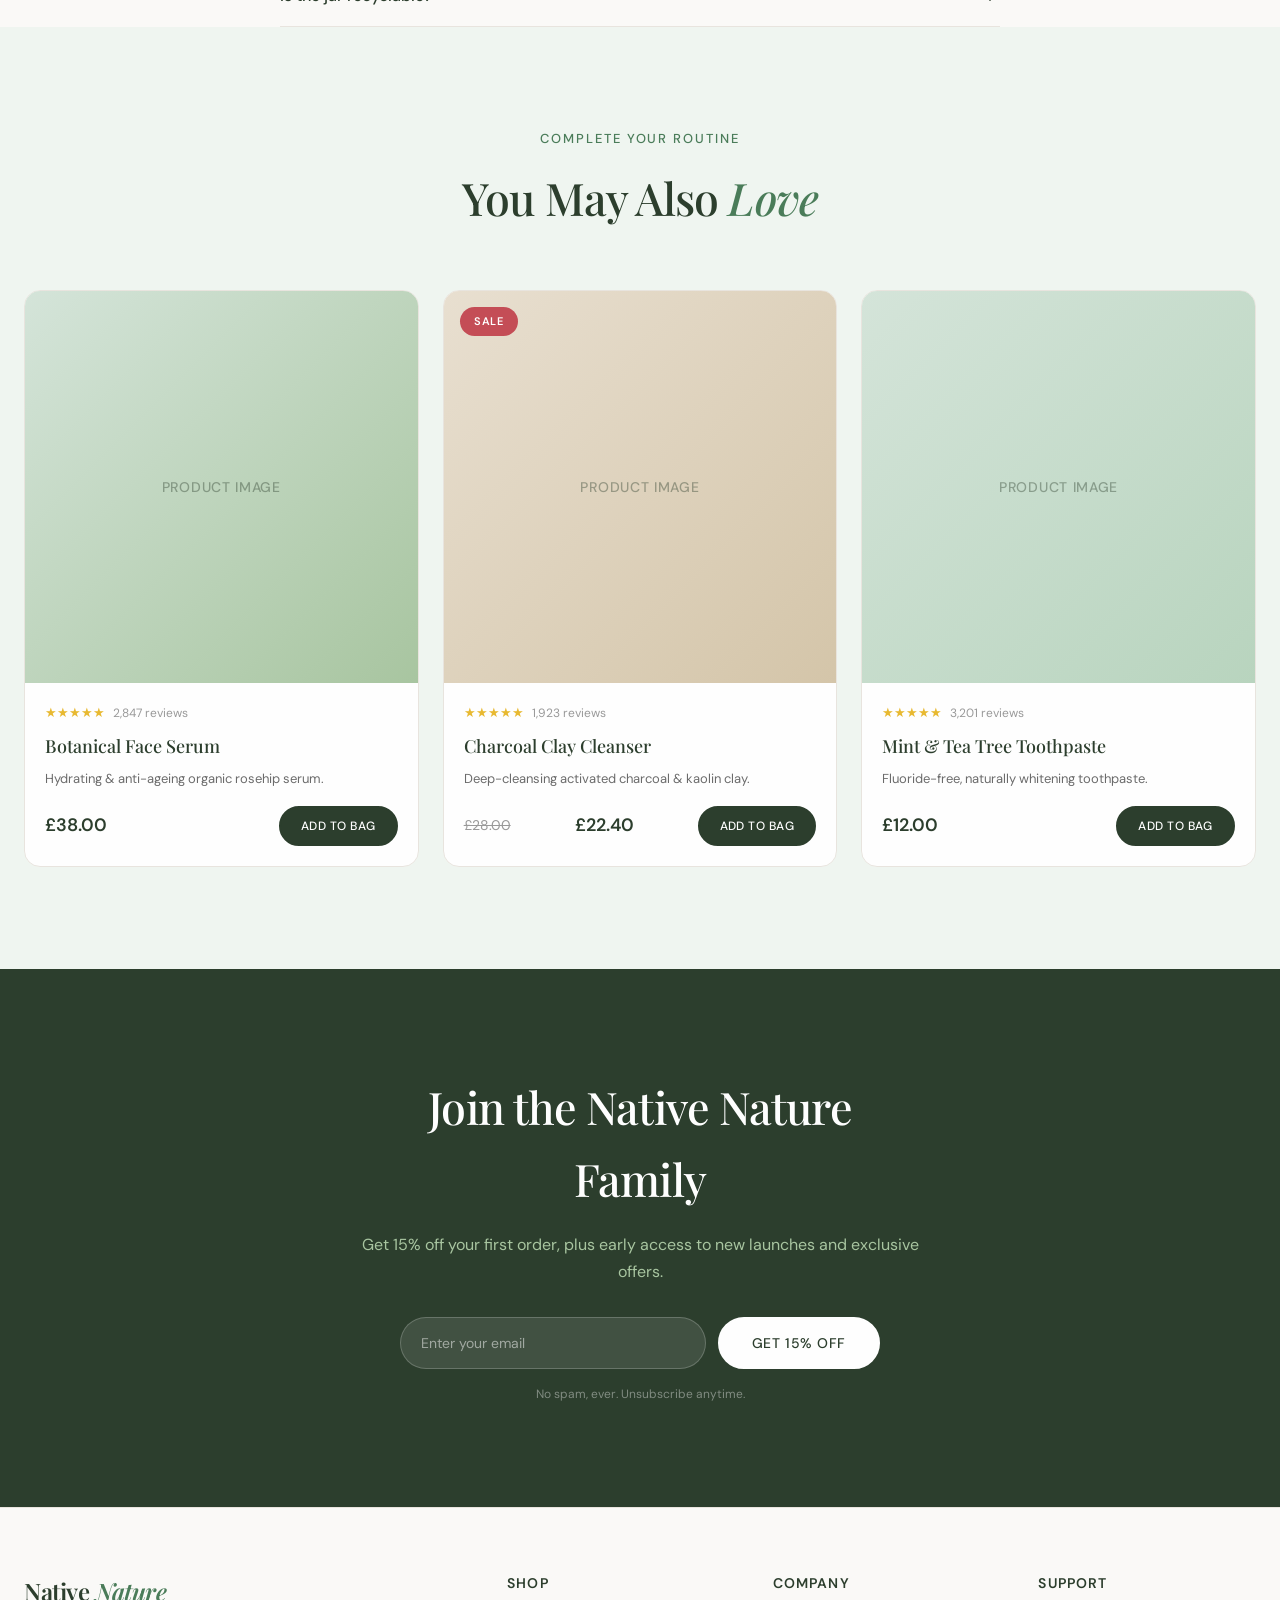
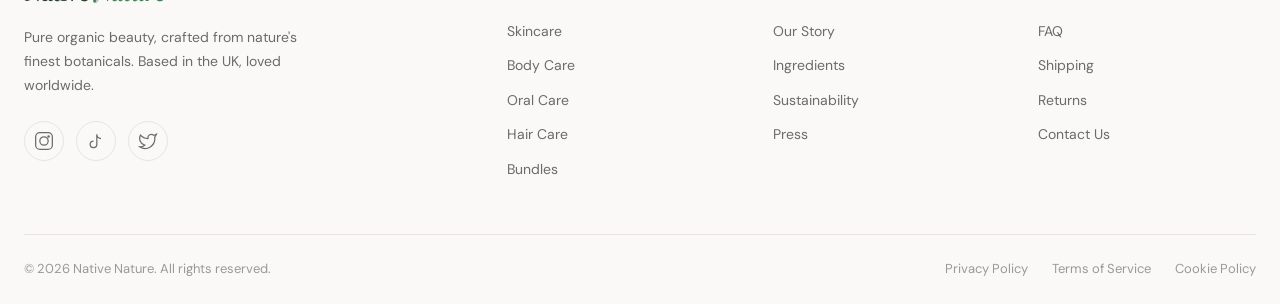
<file: native-nature/products/shea-oat-body-butter.html>
<!DOCTYPE html>
<html lang="en">
<head>
    <meta charset="UTF-8">
    <meta name="viewport" content="width=device-width, initial-scale=1.0">
    <title>Shea & Oat Body Butter — Native Nature</title>
    <link rel="stylesheet" href="../css/style.css">
    <link rel="stylesheet" href="../css/product.css">
    <link rel="stylesheet" href="../css/landing.css">
    <link rel="preconnect" href="https://fonts.googleapis.com">
    <link rel="preconnect" href="https://fonts.gstatic.com" crossorigin>
    <link href="https://fonts.googleapis.com/css2?family=DM+Sans:ital,opsz,wght@0,9..40,300;0,9..40,400;0,9..40,500;0,9..40,600;1,9..40,300;1,9..40,400&family=Playfair+Display:ital,wght@0,400;0,500;0,600;0,700;1,400;1,500&display=swap" rel="stylesheet">
</head>
<body>

    <!-- Announcement Bar -->
    <div class="announcement-bar">
        <div class="marquee">
            <div class="marquee-inner">
                <span>FREE SHIPPING OVER £50</span>
                <span>·</span>
                <span>100% ORGANIC</span>
                <span>·</span>
                <span>CRUELTY FREE & VEGAN</span>
                <span>·</span>
                <span>30-DAY GUARANTEE</span>
                <span>·</span>
                <span>FREE SHIPPING OVER £50</span>
                <span>·</span>
                <span>100% ORGANIC</span>
                <span>·</span>
                <span>CRUELTY FREE & VEGAN</span>
                <span>·</span>
                <span>30-DAY GUARANTEE</span>
                <span>·</span>
                <span>FREE SHIPPING OVER £50</span>
                <span>·</span>
                <span>100% ORGANIC</span>
                <span>·</span>
                <span>CRUELTY FREE & VEGAN</span>
                <span>·</span>
                <span>30-DAY GUARANTEE</span>
                <span>·</span>
            </div>
        </div>
    </div>

    <!-- Navigation -->
    <nav class="navbar" id="navbar">
        <div class="nav-container">
            <a href="../index.html" class="nav-logo">
                <span class="logo-native">Native</span><span class="logo-nature">Nature</span>
            </a>
            <div class="nav-links" id="navLinks">
                <a href="../index.html#shop" class="nav-link">Shop</a>
                <a href="../index.html#about" class="nav-link">About</a>
                <a href="../index.html#ingredients" class="nav-link">Ingredients</a>
                <a href="../index.html#reviews" class="nav-link">Reviews</a>
                <a href="#faq" class="nav-link">FAQ</a>
            </div>
            <div class="nav-actions">
                <button class="nav-icon" aria-label="Search">
                    <svg width="20" height="20" viewBox="0 0 24 24" fill="none" stroke="currentColor" stroke-width="1.5"><circle cx="11" cy="11" r="8"/><line x1="21" y1="21" x2="16.65" y2="16.65"/></svg>
                </button>
                <button class="nav-icon" aria-label="Account">
                    <svg width="20" height="20" viewBox="0 0 24 24" fill="none" stroke="currentColor" stroke-width="1.5"><path d="M20 21v-2a4 4 0 0 0-4-4H8a4 4 0 0 0-4 4v2"/><circle cx="12" cy="7" r="4"/></svg>
                </button>
                <button class="nav-icon cart-icon" aria-label="Cart" id="cartBtn">
                    <svg width="20" height="20" viewBox="0 0 24 24" fill="none" stroke="currentColor" stroke-width="1.5"><path d="M6 2L3 6v14a2 2 0 0 0 2 2h14a2 2 0 0 0 2-2V6l-3-4z"/><line x1="3" y1="6" x2="21" y2="6"/><path d="M16 10a4 4 0 0 1-8 0"/></svg>
                    <span class="cart-count">0</span>
                </button>
                <button class="mobile-toggle" id="mobileToggle" aria-label="Menu">
                    <span></span><span></span><span></span>
                </button>
            </div>
        </div>
    </nav>

    <!-- Product Hero -->
    <section class="pdp-hero">
        <div class="pdp-gallery">
            <div class="gallery-main">
                <div class="gallery-placeholder" style="background: linear-gradient(135deg, #F0E6D3, #E0D4BF);">
                    <span class="placeholder-label">Main Product Image</span>
                </div>
            </div>
            <div class="gallery-thumbs">
                <button class="thumb active" style="background: linear-gradient(135deg, #F0E6D3, #E0D4BF);"></button>
                <button class="thumb" style="background: linear-gradient(135deg, #E8DFD0, #D4C5A9);"></button>
                <button class="thumb" style="background: linear-gradient(135deg, #F0E6D3, #E0D4BF);"></button>
                <button class="thumb" style="background: linear-gradient(135deg, #E8DFD0, #D4C5A9);"></button>
            </div>
        </div>
        <div class="pdp-info">
            <div class="pdp-breadcrumb">
                <a href="../index.html">Home</a> / <a href="../index.html#shop">Body</a> / <span>Shea & Oat Body Butter</span>
            </div>
            <span class="pdp-badge">New</span>
            <div class="pdp-stars">★★★★★ <span>4.9 · 486 reviews</span></div>
            <h1 class="pdp-title">Shea & Oat Body Butter</h1>
            <p class="pdp-subtitle">Ultra-Rich Moisture · 200ml</p>
            <div class="pdp-price-row">
                <span class="pdp-price">£32.00</span>
            </div>

            <div class="pdp-description">
                <p>An ultra-rich, deeply nourishing body butter crafted from raw shea butter, colloidal oat, and organic lavender. Delivers 48 hours of moisture with a calming, spa-like scent. Perfect for dry and sensitive skin.</p>
            </div>

            <!-- Purchase Options -->
            <div class="purchase-options">
                <label class="purchase-option active">
                    <input type="radio" name="purchase" value="one-time" checked>
                    <div class="option-content">
                        <div class="option-left">
                            <strong>One-time purchase</strong>
                            <span>£32.00</span>
                        </div>
                    </div>
                </label>
                <label class="purchase-option">
                    <input type="radio" name="purchase" value="subscribe">
                    <div class="option-content">
                        <div class="option-left">
                            <strong>Subscribe & Save 15%</strong>
                            <span>£27.20 · Delivered every 30 days</span>
                        </div>
                        <div class="option-badge">Most Popular</div>
                    </div>
                </label>
            </div>

            <!-- Quantity & Add to Cart -->
            <div class="pdp-actions">
                <div class="quantity-selector">
                    <button class="qty-btn minus" aria-label="Decrease quantity">−</button>
                    <span class="qty-value">1</span>
                    <button class="qty-btn plus" aria-label="Increase quantity">+</button>
                </div>
                <button class="btn btn-primary btn-atc" data-product="Shea & Oat Body Butter" data-price="32.00">Add to Bag — £32.00</button>
            </div>

            <!-- Trust Badges -->
            <div class="pdp-trust">
                <div class="pdp-trust-item">
                    <svg width="18" height="18" viewBox="0 0 24 24" fill="none" stroke="currentColor" stroke-width="1.5"><path d="M5 12l5 5L20 7"/></svg>
                    <span>Free shipping over £50</span>
                </div>
                <div class="pdp-trust-item">
                    <svg width="18" height="18" viewBox="0 0 24 24" fill="none" stroke="currentColor" stroke-width="1.5"><path d="M5 12l5 5L20 7"/></svg>
                    <span>30-day money-back guarantee</span>
                </div>
                <div class="pdp-trust-item">
                    <svg width="18" height="18" viewBox="0 0 24 24" fill="none" stroke="currentColor" stroke-width="1.5"><path d="M5 12l5 5L20 7"/></svg>
                    <span>Certified organic ingredients</span>
                </div>
            </div>
        </div>
    </section>

    <!-- Benefits Bar -->
    <section class="benefits-bar">
        <div class="container">
            <div class="benefits-grid">
                <div class="benefit-item">
                    <svg width="28" height="28" viewBox="0 0 24 24" fill="none" stroke="currentColor" stroke-width="1.5"><path d="M12 22s8-4 8-10V5l-8-3-8 3v7c0 6 8 10 8 10z"/></svg>
                    <span>48hr Moisture Lock</span>
                </div>
                <div class="benefit-item">
                    <svg width="28" height="28" viewBox="0 0 24 24" fill="none" stroke="currentColor" stroke-width="1.5"><path d="M20.84 4.61a5.5 5.5 0 0 0-7.78 0L12 5.67l-1.06-1.06a5.5 5.5 0 0 0-7.78 7.78l1.06 1.06L12 21.23l7.78-7.78 1.06-1.06a5.5 5.5 0 0 0 0-7.78z"/></svg>
                    <span>Sensitive Skin Safe</span>
                </div>
                <div class="benefit-item">
                    <svg width="28" height="28" viewBox="0 0 24 24" fill="none" stroke="currentColor" stroke-width="1.5"><path d="M12 2L2 7l10 5 10-5-10-5zM2 17l10 5 10-5M2 12l10 5 10-5"/></svg>
                    <span>Calming Lavender</span>
                </div>
                <div class="benefit-item">
                    <svg width="28" height="28" viewBox="0 0 24 24" fill="none" stroke="currentColor" stroke-width="1.5"><path d="M5 12l5 5L20 7"/></svg>
                    <span>Non-Greasy</span>
                </div>
            </div>
        </div>
    </section>

    <!-- What's Inside -->
    <section class="pdp-ingredients-section">
        <div class="container">
            <div class="section-header">
                <p class="section-tag">What's Inside</p>
                <h2 class="section-title">Key <em>Ingredients</em></h2>
                <p class="section-subtitle">Every ingredient is certified organic and ethically sourced. Here's what makes this body butter so effective.</p>
            </div>
            <div class="ingredients-grid">
                <div class="ingredient-card">
                    <div class="ingredient-icon" style="background: linear-gradient(135deg, #F0E6D3, #E0D4BF);">
                        <span>🧈</span>
                    </div>
                    <h3>Raw Shea Butter</h3>
                    <p>Unrefined and ethically sourced from Ghana. Packed with vitamins A, E, and F. Creates an intense moisture barrier that heals and protects.</p>
                </div>
                <div class="ingredient-card">
                    <div class="ingredient-icon" style="background: linear-gradient(135deg, #F5EDD5, #E8D9AB);">
                        <span>🌾</span>
                    </div>
                    <h3>Colloidal Oat</h3>
                    <p>Clinically proven to soothe eczema, irritation, and dryness. Forms a protective film that locks in hydration and reduces itching.</p>
                </div>
                <div class="ingredient-card">
                    <div class="ingredient-icon" style="background: linear-gradient(135deg, #E0D4F5, #C5B3E8);">
                        <span>💜</span>
                    </div>
                    <h3>Organic Lavender Oil</h3>
                    <p>Calms both skin and mind. Anti-inflammatory properties reduce redness while the scent promotes restful sleep.</p>
                </div>
                <div class="ingredient-card">
                    <div class="ingredient-icon" style="background: linear-gradient(135deg, #E8DFD0, #D4C5A9);">
                        <span>🍫</span>
                    </div>
                    <h3>Cocoa Butter</h3>
                    <p>Rich in fatty acids that deeply penetrate skin. Improves elasticity and helps fade scars and stretch marks naturally.</p>
                </div>
            </div>
        </div>
    </section>

    <!-- How to Use -->
    <section class="pdp-howto">
        <div class="container">
            <div class="howto-grid">
                <div class="howto-image">
                    <div class="split-placeholder" style="background: linear-gradient(135deg, #F0E6D3, #D4C5A9); border-radius: 20px; min-height: 400px;">
                        <span class="placeholder-label">How-To Image</span>
                    </div>
                </div>
                <div class="howto-content">
                    <p class="section-tag">How to Use</p>
                    <h2 class="section-title" style="text-align: left;">Your Evening <em>Ritual</em></h2>
                    <div class="howto-steps">
                        <div class="howto-step">
                            <div class="step-number">01</div>
                            <div>
                                <strong>Scoop</strong>
                                <p>Take a generous amount after showering while skin is slightly damp.</p>
                            </div>
                        </div>
                        <div class="howto-step">
                            <div class="step-number">02</div>
                            <div>
                                <strong>Warm</strong>
                                <p>Rub between palms to melt the butter into a silky oil.</p>
                            </div>
                        </div>
                        <div class="howto-step">
                            <div class="step-number">03</div>
                            <div>
                                <strong>Massage</strong>
                                <p>Apply in long, sweeping motions focusing on dry areas.</p>
                            </div>
                        </div>
                        <div class="howto-step">
                            <div class="step-number">04</div>
                            <div>
                                <strong>Relax</strong>
                                <p>Allow the lavender scent to ease you into your evening routine.</p>
                            </div>
                        </div>
                    </div>
                </div>
            </div>
        </div>
    </section>

    <!-- Clinical Results -->
    <section class="pdp-results" style="background: #2D4A3E; color: #fff;">
        <div class="container">
            <div class="section-header">
                <p class="section-tag" style="color: #A8C5A0;">Proven Results</p>
                <h2 class="section-title" style="color: #fff;">The Numbers Don't <em>Lie</em></h2>
                <p class="section-subtitle" style="color: rgba(255,255,255,0.7);">Results from an independent 6-week clinical study with 200 participants.</p>
            </div>
            <div class="results-grid">
                <div class="result-card">
                    <span class="result-number">96%</span>
                    <p>felt deeply moisturised after first use</p>
                </div>
                <div class="result-card">
                    <span class="result-number">89%</span>
                    <p>saw improvement in dry, rough patches in 1 week</p>
                </div>
                <div class="result-card">
                    <span class="result-number">94%</span>
                    <p>said it absorbed without leaving greasy residue</p>
                </div>
                <div class="result-card">
                    <span class="result-number">92%</span>
                    <p>noticed softer, smoother skin texture</p>
                </div>
            </div>
        </div>
    </section>

    <!-- Before & After -->
    <section class="pdp-before-after">
        <div class="container">
            <div class="section-header">
                <p class="section-tag">Before & After</p>
                <h2 class="section-title">Real Results, Real <em>People</em></h2>
            </div>
            <div class="before-after-grid">
                <div class="before-after-card">
                    <div class="ba-placeholder" style="background: linear-gradient(135deg, #F0E6D3, #E0D4BF);">
                        <span class="placeholder-label">Before & After</span>
                    </div>
                    <p class="ba-caption">After 2 weeks of daily use</p>
                </div>
                <div class="before-after-card">
                    <div class="ba-placeholder" style="background: linear-gradient(135deg, #E8DFD0, #D4C5A9);">
                        <span class="placeholder-label">Before & After</span>
                    </div>
                    <p class="ba-caption">After 4 weeks of daily use</p>
                </div>
                <div class="before-after-card">
                    <div class="ba-placeholder" style="background: linear-gradient(135deg, #F0E6D3, #E0D4BF);">
                        <span class="placeholder-label">Before & After</span>
                    </div>
                    <p class="ba-caption">After 6 weeks of daily use</p>
                </div>
            </div>
        </div>
    </section>

    <!-- Reviews -->
    <section class="pdp-reviews">
        <div class="container">
            <div class="section-header">
                <p class="section-tag">Customer Reviews</p>
                <h2 class="section-title">486 <em>Happy</em> Customers</h2>
            </div>
            <div class="reviews-summary">
                <div class="reviews-average">
                    <span class="avg-number">4.9</span>
                    <div class="avg-stars">★★★★★</div>
                    <span class="avg-count">Based on 486 reviews</span>
                </div>
                <div class="reviews-bars">
                    <div class="bar-row"><span>5 ★</span><div class="bar"><div class="bar-fill" style="width: 91%"></div></div><span>91%</span></div>
                    <div class="bar-row"><span>4 ★</span><div class="bar"><div class="bar-fill" style="width: 6%"></div></div><span>6%</span></div>
                    <div class="bar-row"><span>3 ★</span><div class="bar"><div class="bar-fill" style="width: 2%"></div></div><span>2%</span></div>
                    <div class="bar-row"><span>2 ★</span><div class="bar"><div class="bar-fill" style="width: 1%"></div></div><span>1%</span></div>
                    <div class="bar-row"><span>1 ★</span><div class="bar"><div class="bar-fill" style="width: 0%"></div></div><span>0%</span></div>
                </div>
            </div>
            <div class="reviews-list">
                <div class="review-card">
                    <div class="review-header">
                        <div class="review-author-info">
                            <div class="author-avatar">L</div>
                            <div>
                                <strong>Lauren K.</strong>
                                <span class="verified-badge">✓ Verified Buyer</span>
                            </div>
                        </div>
                        <span class="review-date">1 week ago</span>
                    </div>
                    <div class="review-stars">★★★★★</div>
                    <h4>Heavenly lavender scent</h4>
                    <p>Finally, a brand that's genuinely organic and doesn't cost the earth. The body butter is heavenly — the lavender scent is so calming before bed.</p>
                </div>
                <div class="review-card">
                    <div class="review-header">
                        <div class="review-author-info">
                            <div class="author-avatar">N</div>
                            <div>
                                <strong>Nina F.</strong>
                                <span class="verified-badge">✓ Verified Buyer</span>
                            </div>
                        </div>
                        <span class="review-date">3 weeks ago</span>
                    </div>
                    <div class="review-stars">★★★★★</div>
                    <h4>Perfect for sensitive skin</h4>
                    <p>I have eczema on my arms and this is the only body butter that doesn't irritate it. My skin has never been so soft. Already on my second jar.</p>
                </div>
                <div class="review-card">
                    <div class="review-header">
                        <div class="review-author-info">
                            <div class="author-avatar">A</div>
                            <div>
                                <strong>Alex M.</strong>
                                <span class="verified-badge">✓ Verified Buyer</span>
                            </div>
                        </div>
                        <span class="review-date">1 month ago</span>
                    </div>
                    <div class="review-stars">★★★★★</div>
                    <h4>Worth every penny</h4>
                    <p>Bought this as a gift for my wife and she's obsessed. Now I use it too — the moisture really does last all day. Worth every penny.</p>
                </div>
            </div>
            <div class="section-cta">
                <button class="btn btn-outline">Load More Reviews</button>
            </div>
        </div>
    </section>

    <!-- FAQ -->
    <section class="pdp-faq" id="faq">
        <div class="container">
            <div class="section-header">
                <p class="section-tag">FAQ</p>
                <h2 class="section-title">Common <em>Questions</em></h2>
            </div>
            <div class="faq-list">
                <div class="faq-item">
                    <button class="faq-question">
                        <span>Is this suitable for eczema-prone skin?</span>
                        <svg width="20" height="20" viewBox="0 0 24 24" fill="none" stroke="currentColor" stroke-width="2"><line x1="12" y1="5" x2="12" y2="19"/><line x1="5" y1="12" x2="19" y2="12"/></svg>
                    </button>
                    <div class="faq-answer">
                        <p>Yes, colloidal oat is clinically proven to soothe eczema. Our formula is dermatologist tested and free from synthetic fragrances, making it ideal for sensitive and eczema-prone skin.</p>
                    </div>
                </div>
                <div class="faq-item">
                    <button class="faq-question">
                        <span>Will it stain my clothes?</span>
                        <svg width="20" height="20" viewBox="0 0 24 24" fill="none" stroke="currentColor" stroke-width="2"><line x1="12" y1="5" x2="12" y2="19"/><line x1="5" y1="12" x2="19" y2="12"/></svg>
                    </button>
                    <div class="faq-answer">
                        <p>No, it absorbs fully within minutes. Once the butter has melted into the skin, it leaves no residue or marks on clothing or bedding.</p>
                    </div>
                </div>
                <div class="faq-item">
                    <button class="faq-question">
                        <span>Can I use it on my face?</span>
                        <svg width="20" height="20" viewBox="0 0 24 24" fill="none" stroke="currentColor" stroke-width="2"><line x1="12" y1="5" x2="12" y2="19"/><line x1="5" y1="12" x2="19" y2="12"/></svg>
                    </button>
                    <div class="faq-answer">
                        <p>We recommend our Botanical Face Serum for facial use. The body butter is formulated specifically for the thicker skin on the body, and the rich texture may be too heavy for facial skin.</p>
                    </div>
                </div>
                <div class="faq-item">
                    <button class="faq-question">
                        <span>Is the shea butter fair trade?</span>
                        <svg width="20" height="20" viewBox="0 0 24 24" fill="none" stroke="currentColor" stroke-width="2"><line x1="12" y1="5" x2="12" y2="19"/><line x1="5" y1="12" x2="19" y2="12"/></svg>
                    </button>
                    <div class="faq-answer">
                        <p>Yes, our raw shea butter is sourced directly from women's cooperatives in Ghana. We pay fair prices and support community development programmes in the regions we source from.</p>
                    </div>
                </div>
                <div class="faq-item">
                    <button class="faq-question">
                        <span>What's the texture like?</span>
                        <svg width="20" height="20" viewBox="0 0 24 24" fill="none" stroke="currentColor" stroke-width="2"><line x1="12" y1="5" x2="12" y2="19"/><line x1="5" y1="12" x2="19" y2="12"/></svg>
                    </button>
                    <div class="faq-answer">
                        <p>Thick and buttery in the jar, it melts to a silky oil on skin. The warmth of your palms transforms it into a lightweight, easily spreadable oil that absorbs without greasiness.</p>
                    </div>
                </div>
                <div class="faq-item">
                    <button class="faq-question">
                        <span>Is the jar recyclable?</span>
                        <svg width="20" height="20" viewBox="0 0 24 24" fill="none" stroke="currentColor" stroke-width="2"><line x1="12" y1="5" x2="12" y2="19"/><line x1="5" y1="12" x2="19" y2="12"/></svg>
                    </button>
                    <div class="faq-answer">
                        <p>Yes, the jar is made from amber glass which is infinitely recyclable. The lid is crafted from compostable bamboo — simply remove it and add to your home compost or food waste bin.</p>
                    </div>
                </div>
            </div>
        </div>
    </section>

    <!-- Related Products -->
    <section class="pdp-related">
        <div class="container">
            <div class="section-header">
                <p class="section-tag">Complete Your Routine</p>
                <h2 class="section-title">You May Also <em>Love</em></h2>
            </div>
            <div class="products-grid related-grid">
                <div class="product-card">
                    <div class="product-image">
                        <div class="product-placeholder" style="background: linear-gradient(135deg, #D4E4D9, #A8C5A0);"><span>Product Image</span></div>
                    </div>
                    <div class="product-info">
                        <div class="product-stars">★★★★★ <span>2,847 reviews</span></div>
                        <h3 class="product-name">Botanical Face Serum</h3>
                        <p class="product-desc">Hydrating & anti-ageing organic rosehip serum.</p>
                        <div class="product-bottom">
                            <span class="price-current">£38.00</span>
                            <button class="btn btn-add" data-product="Botanical Face Serum" data-price="38.00">Add to Bag</button>
                        </div>
                    </div>
                </div>
                <div class="product-card">
                    <div class="product-image">
                        <div class="product-placeholder" style="background: linear-gradient(135deg, #E8DFD0, #D4C5A9);"><span>Product Image</span></div>
                        <span class="product-badge sale">Sale</span>
                    </div>
                    <div class="product-info">
                        <div class="product-stars">★★★★★ <span>1,923 reviews</span></div>
                        <h3 class="product-name">Charcoal Clay Cleanser</h3>
                        <p class="product-desc">Deep-cleansing activated charcoal & kaolin clay.</p>
                        <div class="product-bottom">
                            <span class="price-original">£28.00</span>
                            <span class="price-current price-sale">£22.40</span>
                            <button class="btn btn-add" data-product="Charcoal Clay Cleanser" data-price="22.40">Add to Bag</button>
                        </div>
                    </div>
                </div>
                <div class="product-card">
                    <div class="product-image">
                        <div class="product-placeholder" style="background: linear-gradient(135deg, #D4E4D9, #B8D4BE);"><span>Product Image</span></div>
                    </div>
                    <div class="product-info">
                        <div class="product-stars">★★★★★ <span>3,201 reviews</span></div>
                        <h3 class="product-name">Mint & Tea Tree Toothpaste</h3>
                        <p class="product-desc">Fluoride-free, naturally whitening toothpaste.</p>
                        <div class="product-bottom">
                            <span class="price-current">£12.00</span>
                            <button class="btn btn-add" data-product="Mint & Tea Tree Toothpaste" data-price="12.00">Add to Bag</button>
                        </div>
                    </div>
                </div>
            </div>
        </div>
    </section>

    <!-- Newsletter -->
    <section class="newsletter-section">
        <div class="container">
            <div class="newsletter-inner">
                <h2 class="section-title">Join the Native Nature Family</h2>
                <p class="section-subtitle">Get 15% off your first order, plus early access to new launches and exclusive offers.</p>
                <form class="newsletter-form" id="newsletterForm">
                    <input type="email" placeholder="Enter your email" required>
                    <button type="submit" class="btn btn-primary">Get 15% Off</button>
                </form>
                <p class="newsletter-note">No spam, ever. Unsubscribe anytime.</p>
            </div>
        </div>
    </section>

    <!-- Footer -->
    <footer class="footer">
        <div class="container">
            <div class="footer-grid">
                <div class="footer-brand">
                    <a href="../index.html" class="nav-logo">
                        <span class="logo-native">Native</span><span class="logo-nature">Nature</span>
                    </a>
                    <p class="footer-desc">Pure organic beauty, crafted from nature's finest botanicals. Based in the UK, loved worldwide.</p>
                    <div class="footer-socials">
                        <a href="#" aria-label="Instagram"><svg width="20" height="20" viewBox="0 0 24 24" fill="none" stroke="currentColor" stroke-width="1.5"><rect x="2" y="2" width="20" height="20" rx="5"/><circle cx="12" cy="12" r="5"/><circle cx="17.5" cy="6.5" r="1.5" fill="currentColor" stroke="none"/></svg></a>
                        <a href="#" aria-label="TikTok"><svg width="20" height="20" viewBox="0 0 24 24" fill="none" stroke="currentColor" stroke-width="1.5"><path d="M9 12a4 4 0 1 0 4 4V4a5 5 0 0 0 5 5"/></svg></a>
                        <a href="#" aria-label="Twitter"><svg width="20" height="20" viewBox="0 0 24 24" fill="none" stroke="currentColor" stroke-width="1.5"><path d="M22 4s-.7 2.1-2 3.4c1.6 10-9.4 17.3-18 11.6 2.2.1 4.4-.6 6-2C3 15.5.5 9.6 3 5c2.2 2.6 5.6 4.1 9 4-.9-4.2 4-6.6 7-3.8 1.1 0 3-1.2 3-1.2z"/></svg></a>
                    </div>
                </div>
                <div class="footer-col">
                    <h4>Shop</h4>
                    <a href="#">Skincare</a><a href="#">Body Care</a><a href="#">Oral Care</a><a href="#">Hair Care</a><a href="#">Bundles</a>
                </div>
                <div class="footer-col">
                    <h4>Company</h4>
                    <a href="#">Our Story</a><a href="#">Ingredients</a><a href="#">Sustainability</a><a href="#">Press</a>
                </div>
                <div class="footer-col">
                    <h4>Support</h4>
                    <a href="#">FAQ</a><a href="#">Shipping</a><a href="#">Returns</a><a href="#">Contact Us</a>
                </div>
            </div>
            <div class="footer-bottom">
                <p>&copy; 2026 Native Nature. All rights reserved.</p>
                <div class="footer-legal">
                    <a href="#">Privacy Policy</a><a href="#">Terms of Service</a><a href="#">Cookie Policy</a>
                </div>
            </div>
        </div>
    </footer>

    <!-- Cart Drawer -->
    <div class="cart-overlay" id="cartOverlay"></div>
    <div class="cart-drawer" id="cartDrawer">
        <div class="cart-header">
            <h3>Your Bag</h3>
            <button class="cart-close" id="cartClose">
                <svg width="20" height="20" viewBox="0 0 24 24" fill="none" stroke="currentColor" stroke-width="2"><line x1="18" y1="6" x2="6" y2="18"/><line x1="6" y1="6" x2="18" y2="18"/></svg>
            </button>
        </div>
        <div class="cart-body" id="cartBody">
            <div class="cart-empty">
                <svg width="48" height="48" viewBox="0 0 24 24" fill="none" stroke="currentColor" stroke-width="1"><path d="M6 2L3 6v14a2 2 0 0 0 2 2h14a2 2 0 0 0 2-2V6l-3-4z"/><line x1="3" y1="6" x2="21" y2="6"/><path d="M16 10a4 4 0 0 1-8 0"/></svg>
                <p>Your bag is empty</p>
            </div>
        </div>
        <div class="cart-footer" id="cartFooter" style="display:none;">
            <div class="cart-subtotal">
                <span>Subtotal</span>
                <span id="cartSubtotal">£0.00</span>
            </div>
            <p class="cart-shipping-note">Free shipping on orders over £50</p>
            <button class="btn btn-primary btn-checkout">Checkout</button>
        </div>
    </div>

    <script src="../js/main.js"></script>
    <script src="../js/product.js"></script>
    <script src="../js/landing.js"></script>
</body>
</html>
</file>
<file: native-nature/css/style.css>
/* ============================================
   NATIVE NATURE — Global Styles
   ============================================ */

:root {
    /* Colors */
    --green-dark: #2C3E2D;
    --green-primary: #4A7C59;
    --green-mid: #6B8F71;
    --green-light: #A8C5A0;
    --green-pastel: #D4E4D9;
    --green-bg: #EFF5F0;
    --cream: #F5F1EB;
    --cream-dark: #E8DFD0;
    --cream-mid: #D4C5A9;
    --white: #FEFEFE;
    --off-white: #FAF9F7;
    --black: #1A1A1A;
    --text: #2C2C2C;
    --text-light: #6B6B6B;
    --text-muted: #999999;
    --border: #E8E4DE;
    --red-sale: #C44D56;

    /* Typography */
    --font-body: 'DM Sans', sans-serif;
    --font-heading: 'Playfair Display', Georgia, serif;

    /* Spacing */
    --section-pad: clamp(60px, 8vw, 120px);
    --container-max: 1280px;
    --nav-height: 72px;

    /* Transitions */
    --ease: cubic-bezier(0.25, 0.46, 0.45, 0.94);
    --ease-out: cubic-bezier(0.16, 1, 0.3, 1);
}

/* ============================================
   Reset & Base
   ============================================ */

*, *::before, *::after {
    margin: 0;
    padding: 0;
    box-sizing: border-box;
}

html {
    scroll-behavior: smooth;
    -webkit-font-smoothing: antialiased;
    -moz-osx-font-smoothing: grayscale;
}

body {
    font-family: var(--font-body);
    color: var(--text);
    background: var(--off-white);
    line-height: 1.6;
    overflow-x: hidden;
}

a {
    text-decoration: none;
    color: inherit;
}

button {
    border: none;
    background: none;
    cursor: pointer;
    font-family: inherit;
    color: inherit;
}

img {
    max-width: 100%;
    display: block;
}

ul, ol {
    list-style: none;
}

.container {
    max-width: var(--container-max);
    margin: 0 auto;
    padding: 0 24px;
}

/* ============================================
   Announcement Bar / Marquee
   ============================================ */

.announcement-bar {
    background: var(--green-dark);
    color: var(--white);
    padding: 10px 0;
    overflow: hidden;
    font-size: 12px;
    letter-spacing: 0.1em;
    text-transform: uppercase;
    font-weight: 500;
}

.marquee {
    overflow: hidden;
    position: relative;
}

.marquee-inner {
    display: flex;
    gap: 24px;
    animation: marquee 30s linear infinite;
    white-space: nowrap;
    width: max-content;
}

.marquee-inner span {
    flex-shrink: 0;
}

@keyframes marquee {
    0% { transform: translateX(0); }
    100% { transform: translateX(-50%); }
}

/* ============================================
   Navigation
   ============================================ */

.navbar {
    position: fixed;
    top: 0;
    left: 0;
    right: 0;
    z-index: 1000;
    background: rgba(250, 249, 247, 0.85);
    backdrop-filter: blur(20px);
    -webkit-backdrop-filter: blur(20px);
    border-bottom: 1px solid transparent;
    transition: all 0.4s var(--ease);
    padding-top: 38px; /* announcement bar height */
}

.navbar.scrolled {
    padding-top: 0;
    border-bottom: 1px solid var(--border);
    background: rgba(250, 249, 247, 0.95);
}

.nav-container {
    max-width: var(--container-max);
    margin: 0 auto;
    padding: 0 24px;
    height: var(--nav-height);
    display: flex;
    align-items: center;
    justify-content: space-between;
}

.nav-logo {
    font-family: var(--font-heading);
    font-size: 24px;
    font-weight: 600;
    letter-spacing: -0.02em;
    display: flex;
    gap: 6px;
}

.logo-native {
    color: var(--green-dark);
}

.logo-nature {
    color: var(--green-primary);
    font-style: italic;
}

.nav-links {
    display: flex;
    gap: 36px;
}

.nav-link {
    font-size: 14px;
    font-weight: 400;
    letter-spacing: 0.02em;
    color: var(--text);
    position: relative;
    transition: color 0.3s;
}

.nav-link::after {
    content: '';
    position: absolute;
    bottom: -4px;
    left: 0;
    width: 0;
    height: 1.5px;
    background: var(--green-primary);
    transition: width 0.3s var(--ease);
}

.nav-link:hover {
    color: var(--green-primary);
}

.nav-link:hover::after {
    width: 100%;
}

.nav-actions {
    display: flex;
    align-items: center;
    gap: 16px;
}

.nav-icon {
    width: 40px;
    height: 40px;
    display: flex;
    align-items: center;
    justify-content: center;
    border-radius: 50%;
    transition: background 0.3s;
    color: var(--text);
}

.nav-icon:hover {
    background: var(--green-pastel);
}

.cart-icon {
    position: relative;
}

.cart-count {
    position: absolute;
    top: 4px;
    right: 2px;
    background: var(--green-primary);
    color: white;
    font-size: 10px;
    font-weight: 600;
    width: 18px;
    height: 18px;
    border-radius: 50%;
    display: flex;
    align-items: center;
    justify-content: center;
    opacity: 0;
    transform: scale(0.5);
    transition: all 0.3s var(--ease-out);
}

.cart-count.visible {
    opacity: 1;
    transform: scale(1);
}

.mobile-toggle {
    display: none;
    flex-direction: column;
    gap: 5px;
    width: 24px;
    padding: 4px 0;
}

.mobile-toggle span {
    display: block;
    height: 1.5px;
    background: var(--text);
    border-radius: 2px;
    transition: all 0.3s;
}

/* ============================================
   Buttons
   ============================================ */

.btn {
    display: inline-flex;
    align-items: center;
    justify-content: center;
    padding: 14px 32px;
    font-size: 14px;
    font-weight: 500;
    letter-spacing: 0.04em;
    border-radius: 100px;
    transition: all 0.35s var(--ease);
    cursor: pointer;
    text-transform: uppercase;
    white-space: nowrap;
}

.btn-primary {
    background: var(--green-primary);
    color: var(--white);
    border: 2px solid var(--green-primary);
}

.btn-primary:hover {
    background: var(--green-dark);
    border-color: var(--green-dark);
    transform: translateY(-2px);
    box-shadow: 0 8px 24px rgba(74, 124, 89, 0.25);
}

.btn-outline {
    background: transparent;
    color: var(--green-dark);
    border: 2px solid var(--green-dark);
}

.btn-outline:hover {
    background: var(--green-dark);
    color: var(--white);
    transform: translateY(-2px);
}

.btn-add {
    padding: 10px 20px;
    font-size: 12px;
    background: var(--green-dark);
    color: var(--white);
    border: 2px solid var(--green-dark);
    border-radius: 100px;
}

.btn-add:hover {
    background: var(--green-primary);
    border-color: var(--green-primary);
    transform: translateY(-1px);
}

/* ============================================
   Hero Section
   ============================================ */

.hero {
    min-height: 100vh;
    display: grid;
    grid-template-columns: 1fr 1fr;
    align-items: center;
    padding-top: calc(var(--nav-height) + 38px);
    position: relative;
    overflow: hidden;
}

.hero-bg {
    position: absolute;
    inset: 0;
    z-index: 0;
}

.hero-gradient {
    position: absolute;
    top: -20%;
    right: -10%;
    width: 70%;
    height: 120%;
    background: radial-gradient(ellipse at center, var(--green-pastel) 0%, transparent 70%);
    opacity: 0.5;
}

.hero-content {
    position: relative;
    z-index: 1;
    padding: 60px 24px 60px 0;
    padding-left: max(24px, calc((100vw - var(--container-max)) / 2 + 24px));
    max-width: 640px;
}

.hero-tag {
    font-size: 13px;
    text-transform: uppercase;
    letter-spacing: 0.15em;
    color: var(--green-primary);
    font-weight: 500;
    margin-bottom: 20px;
    opacity: 0;
    transform: translateY(20px);
    animation: fadeUp 0.8s var(--ease-out) 0.2s forwards;
}

.hero-title {
    font-family: var(--font-heading);
    font-size: clamp(42px, 5.5vw, 72px);
    font-weight: 500;
    line-height: 1.1;
    color: var(--green-dark);
    margin-bottom: 24px;
    letter-spacing: -0.02em;
    opacity: 0;
    transform: translateY(30px);
    animation: fadeUp 0.8s var(--ease-out) 0.35s forwards;
}

.hero-title em {
    color: var(--green-primary);
    font-style: italic;
}

.hero-subtitle {
    font-size: clamp(16px, 1.2vw, 18px);
    color: var(--text-light);
    line-height: 1.7;
    max-width: 480px;
    margin-bottom: 36px;
    opacity: 0;
    transform: translateY(20px);
    animation: fadeUp 0.8s var(--ease-out) 0.5s forwards;
}

.hero-actions {
    display: flex;
    gap: 16px;
    margin-bottom: 48px;
    opacity: 0;
    transform: translateY(20px);
    animation: fadeUp 0.8s var(--ease-out) 0.65s forwards;
}

.hero-badges {
    display: flex;
    gap: 24px;
    flex-wrap: wrap;
    opacity: 0;
    transform: translateY(20px);
    animation: fadeUp 0.8s var(--ease-out) 0.8s forwards;
}

.badge {
    display: flex;
    align-items: center;
    gap: 8px;
    font-size: 13px;
    color: var(--text-light);
}

.badge svg {
    color: var(--green-primary);
}

.hero-image {
    position: relative;
    z-index: 1;
    height: 100%;
    display: flex;
    align-items: center;
    justify-content: center;
    padding: 40px;
}

.hero-image-placeholder {
    width: 100%;
    max-width: 500px;
    aspect-ratio: 3/4;
    border-radius: 24px;
    overflow: hidden;
    background: linear-gradient(135deg, var(--green-pastel) 0%, var(--green-light) 50%, var(--green-mid) 100%);
    display: flex;
    align-items: center;
    justify-content: center;
    opacity: 0;
    transform: translateY(40px) scale(0.95);
    animation: fadeUp 1s var(--ease-out) 0.4s forwards;
    box-shadow: 0 40px 80px rgba(44, 62, 45, 0.15);
}

.placeholder-botanical {
    display: flex;
    flex-direction: column;
    align-items: center;
    gap: 16px;
}

.placeholder-botanical svg {
    width: 120px;
    height: auto;
    opacity: 0.6;
}

.placeholder-label {
    font-size: 14px;
    color: var(--green-dark);
    opacity: 0.5;
    font-weight: 500;
    letter-spacing: 0.05em;
    text-transform: uppercase;
}

@keyframes fadeUp {
    to {
        opacity: 1;
        transform: translateY(0) scale(1);
    }
}

/* ============================================
   Trust Bar
   ============================================ */

.trust-bar {
    padding: 48px 0;
    background: var(--white);
    border-top: 1px solid var(--border);
    border-bottom: 1px solid var(--border);
}

.trust-items {
    display: flex;
    align-items: center;
    justify-content: center;
    gap: 48px;
    flex-wrap: wrap;
}

.trust-item {
    text-align: center;
    display: flex;
    flex-direction: column;
    gap: 4px;
}

.trust-number {
    font-family: var(--font-heading);
    font-size: clamp(28px, 3vw, 40px);
    font-weight: 600;
    color: var(--green-dark);
}

.trust-label {
    font-size: 13px;
    color: var(--text-muted);
    text-transform: uppercase;
    letter-spacing: 0.1em;
}

.trust-divider {
    width: 1px;
    height: 40px;
    background: var(--border);
}

/* ============================================
   Section Headers
   ============================================ */

.section-header {
    text-align: center;
    margin-bottom: 56px;
}

.section-tag {
    font-size: 13px;
    text-transform: uppercase;
    letter-spacing: 0.15em;
    color: var(--green-primary);
    font-weight: 500;
    margin-bottom: 12px;
}

.section-title {
    font-family: var(--font-heading);
    font-size: clamp(32px, 3.5vw, 48px);
    font-weight: 500;
    color: var(--green-dark);
    margin-bottom: 16px;
    letter-spacing: -0.02em;
}

.section-title em {
    color: var(--green-primary);
    font-style: italic;
}

.section-subtitle {
    font-size: 16px;
    color: var(--text-light);
    max-width: 560px;
    margin: 0 auto;
    line-height: 1.7;
}

.section-cta {
    text-align: center;
    margin-top: 48px;
}

/* ============================================
   Products Grid
   ============================================ */

.products-section {
    padding: var(--section-pad) 0;
}

.products-grid {
    display: grid;
    grid-template-columns: repeat(4, 1fr);
    gap: 24px;
}

.product-card {
    background: var(--white);
    border-radius: 16px;
    overflow: hidden;
    position: relative;
    transition: all 0.4s var(--ease);
    border: 1px solid var(--border);
}

.product-card:hover {
    transform: translateY(-6px);
    box-shadow: 0 20px 60px rgba(44, 62, 45, 0.1);
    border-color: var(--green-light);
}

.product-badge {
    position: absolute;
    top: 16px;
    left: 16px;
    z-index: 2;
    padding: 6px 14px;
    font-size: 11px;
    font-weight: 600;
    text-transform: uppercase;
    letter-spacing: 0.08em;
    background: var(--green-dark);
    color: var(--white);
    border-radius: 100px;
}

.product-badge.sale {
    background: var(--red-sale);
}

.product-badge.new {
    background: var(--green-primary);
}

.product-image {
    aspect-ratio: 1;
    overflow: hidden;
}

.product-placeholder {
    width: 100%;
    height: 100%;
    display: flex;
    align-items: center;
    justify-content: center;
    font-size: 14px;
    color: rgba(44, 62, 45, 0.4);
    font-weight: 500;
    letter-spacing: 0.05em;
    text-transform: uppercase;
    transition: transform 0.6s var(--ease);
}

.product-card:hover .product-placeholder {
    transform: scale(1.05);
}

.product-info {
    padding: 20px;
}

.product-stars {
    color: #E8B931;
    font-size: 13px;
    margin-bottom: 8px;
    display: flex;
    align-items: center;
    gap: 8px;
}

.product-stars span {
    color: var(--text-muted);
    font-size: 12px;
}

.product-name {
    font-family: var(--font-heading);
    font-size: 18px;
    font-weight: 500;
    margin-bottom: 8px;
    color: var(--green-dark);
}

.product-desc {
    font-size: 13px;
    color: var(--text-light);
    line-height: 1.6;
    margin-bottom: 16px;
}

.product-bottom {
    display: flex;
    align-items: center;
    justify-content: space-between;
    gap: 12px;
}

.product-price {
    display: flex;
    align-items: center;
    gap: 8px;
}

.price-current {
    font-weight: 600;
    font-size: 18px;
    color: var(--green-dark);
}

.price-current.sale {
    color: var(--red-sale);
}

.price-original {
    font-size: 14px;
    color: var(--text-muted);
    text-decoration: line-through;
}

/* ============================================
   Split Section
   ============================================ */

.split-section {
    display: grid;
    grid-template-columns: 1fr 1fr;
    min-height: 600px;
}

.split-section.reverse {
    direction: rtl;
}

.split-section.reverse > * {
    direction: ltr;
}

.split-image {
    position: relative;
    overflow: hidden;
}

.split-placeholder {
    width: 100%;
    height: 100%;
    min-height: 500px;
    display: flex;
    align-items: center;
    justify-content: center;
}

.split-content {
    display: flex;
    flex-direction: column;
    justify-content: center;
    padding: clamp(40px, 6vw, 80px);
}

.split-content .section-tag {
    text-align: left;
}

.split-content .section-title {
    text-align: left;
    margin-bottom: 24px;
}

.split-text {
    font-size: 16px;
    color: var(--text-light);
    line-height: 1.8;
    margin-bottom: 16px;
    max-width: 480px;
}

.split-features {
    display: flex;
    flex-direction: column;
    gap: 20px;
    margin: 24px 0 32px;
}

.split-feature {
    display: flex;
    align-items: flex-start;
    gap: 16px;
}

.feature-icon {
    width: 44px;
    height: 44px;
    border-radius: 12px;
    background: var(--green-pastel);
    display: flex;
    align-items: center;
    justify-content: center;
    flex-shrink: 0;
    color: var(--green-primary);
}

.split-feature strong {
    display: block;
    font-size: 15px;
    color: var(--green-dark);
    margin-bottom: 2px;
}

.split-feature p {
    font-size: 13px;
    color: var(--text-light);
}

.bundle-list {
    margin: 16px 0 24px;
}

.bundle-list li {
    font-size: 15px;
    color: var(--text-light);
    padding: 8px 0;
    border-bottom: 1px solid var(--border);
    padding-left: 20px;
    position: relative;
}

.bundle-list li::before {
    content: '✓';
    position: absolute;
    left: 0;
    color: var(--green-primary);
    font-weight: 600;
}

.bundle-price {
    display: flex;
    align-items: center;
    gap: 12px;
    margin-bottom: 24px;
}

.bundle-price .price-current {
    font-size: 28px;
    font-family: var(--font-heading);
}

.save-badge {
    background: var(--green-pastel);
    color: var(--green-primary);
    font-size: 12px;
    font-weight: 600;
    padding: 4px 12px;
    border-radius: 100px;
    text-transform: uppercase;
    letter-spacing: 0.05em;
}

/* ============================================
   Ingredients Marquee
   ============================================ */

.ingredients-marquee {
    padding: 40px 0;
    background: var(--green-dark);
    overflow: hidden;
}

.marquee-track {
    overflow: hidden;
}

.marquee-content {
    display: flex;
    gap: 32px;
    animation: marquee 25s linear infinite;
    white-space: nowrap;
    width: max-content;
}

.ingredient {
    font-family: var(--font-heading);
    font-size: clamp(24px, 3vw, 40px);
    color: var(--green-light);
    font-weight: 400;
    font-style: italic;
}

.dot {
    color: var(--green-mid);
    font-size: clamp(24px, 3vw, 40px);
    opacity: 0.5;
}

/* ============================================
   Categories
   ============================================ */

.categories-section {
    padding: var(--section-pad) 0;
}

.categories-grid {
    display: grid;
    grid-template-columns: repeat(4, 1fr);
    gap: 20px;
}

.category-card {
    position: relative;
    border-radius: 16px;
    overflow: hidden;
    aspect-ratio: 3/4;
    cursor: pointer;
}

.category-image {
    width: 100%;
    height: 100%;
    transition: transform 0.6s var(--ease);
}

.category-card:hover .category-image {
    transform: scale(1.08);
}

.category-overlay {
    position: absolute;
    inset: 0;
    background: linear-gradient(to top, rgba(26, 26, 26, 0.6) 0%, transparent 60%);
    display: flex;
    flex-direction: column;
    justify-content: flex-end;
    padding: 28px;
    color: var(--white);
}

.category-overlay h3 {
    font-family: var(--font-heading);
    font-size: 24px;
    font-weight: 500;
    margin-bottom: 4px;
}

.category-count {
    font-size: 13px;
    opacity: 0.7;
}

.category-arrow {
    position: absolute;
    top: 20px;
    right: 20px;
    width: 40px;
    height: 40px;
    background: rgba(255, 255, 255, 0.15);
    backdrop-filter: blur(10px);
    border-radius: 50%;
    display: flex;
    align-items: center;
    justify-content: center;
    font-size: 18px;
    transition: all 0.3s;
}

.category-card:hover .category-arrow {
    background: var(--white);
    color: var(--green-dark);
    transform: translate(4px, -4px);
}

/* ============================================
   Testimonials
   ============================================ */

.testimonials-section {
    padding: var(--section-pad) 0;
    background: var(--green-bg);
}

.testimonials-grid {
    display: grid;
    grid-template-columns: repeat(3, 1fr);
    gap: 24px;
}

.testimonial-card {
    background: var(--white);
    border-radius: 16px;
    padding: 32px;
    border: 1px solid var(--border);
    transition: all 0.3s var(--ease);
}

.testimonial-card:hover {
    transform: translateY(-4px);
    box-shadow: 0 16px 48px rgba(44, 62, 45, 0.08);
}

.testimonial-stars {
    color: #E8B931;
    font-size: 16px;
    margin-bottom: 16px;
    letter-spacing: 2px;
}

.testimonial-text {
    font-size: 15px;
    line-height: 1.7;
    color: var(--text);
    margin-bottom: 24px;
    font-style: italic;
}

.testimonial-author {
    display: flex;
    align-items: center;
    gap: 12px;
}

.author-avatar {
    width: 40px;
    height: 40px;
    border-radius: 50%;
    background: var(--green-pastel);
    color: var(--green-primary);
    display: flex;
    align-items: center;
    justify-content: center;
    font-weight: 600;
    font-size: 15px;
}

.testimonial-author strong {
    display: block;
    font-size: 14px;
    color: var(--green-dark);
}

.testimonial-author span {
    font-size: 12px;
    color: var(--text-muted);
}

/* ============================================
   Press Section
   ============================================ */

.press-section {
    padding: 56px 0;
    border-top: 1px solid var(--border);
    border-bottom: 1px solid var(--border);
}

.press-label {
    text-align: center;
    font-size: 12px;
    text-transform: uppercase;
    letter-spacing: 0.15em;
    color: var(--text-muted);
    margin-bottom: 32px;
}

.press-logos {
    display: flex;
    align-items: center;
    justify-content: center;
    gap: 56px;
    flex-wrap: wrap;
}

.press-logo {
    font-family: var(--font-heading);
    font-size: 22px;
    color: var(--text-muted);
    opacity: 0.5;
    transition: opacity 0.3s;
    font-weight: 600;
    letter-spacing: 0.05em;
}

.press-logo:hover {
    opacity: 0.8;
}

/* ============================================
   Newsletter
   ============================================ */

.newsletter-section {
    padding: var(--section-pad) 0;
    background: var(--green-dark);
    color: var(--white);
}

.newsletter-inner {
    text-align: center;
    max-width: 560px;
    margin: 0 auto;
}

.newsletter-inner .section-title {
    color: var(--white);
}

.newsletter-inner .section-subtitle {
    color: var(--green-light);
    margin-bottom: 32px;
}

.newsletter-form {
    display: flex;
    gap: 12px;
    max-width: 480px;
    margin: 0 auto;
}

.newsletter-form input {
    flex: 1;
    padding: 16px 20px;
    border: 1px solid rgba(255, 255, 255, 0.2);
    border-radius: 100px;
    background: rgba(255, 255, 255, 0.1);
    color: var(--white);
    font-size: 14px;
    font-family: inherit;
    outline: none;
    transition: border-color 0.3s;
}

.newsletter-form input::placeholder {
    color: rgba(255, 255, 255, 0.5);
}

.newsletter-form input:focus {
    border-color: var(--green-light);
}

.newsletter-form .btn-primary {
    background: var(--white);
    color: var(--green-dark);
    border-color: var(--white);
    flex-shrink: 0;
}

.newsletter-form .btn-primary:hover {
    background: var(--green-light);
    border-color: var(--green-light);
}

.newsletter-note {
    font-size: 12px;
    color: rgba(255, 255, 255, 0.4);
    margin-top: 16px;
}

/* ============================================
   Footer
   ============================================ */

.footer {
    padding: 64px 0 0;
    background: var(--off-white);
    border-top: 1px solid var(--border);
}

.footer-grid {
    display: grid;
    grid-template-columns: 2fr 1fr 1fr 1fr;
    gap: 48px;
    padding-bottom: 48px;
}

.footer-brand .nav-logo {
    margin-bottom: 16px;
    display: inline-flex;
}

.footer-desc {
    font-size: 14px;
    color: var(--text-light);
    line-height: 1.7;
    margin-bottom: 24px;
    max-width: 280px;
}

.footer-socials {
    display: flex;
    gap: 12px;
}

.footer-socials a {
    width: 40px;
    height: 40px;
    border-radius: 50%;
    display: flex;
    align-items: center;
    justify-content: center;
    border: 1px solid var(--border);
    color: var(--text-light);
    transition: all 0.3s;
}

.footer-socials a:hover {
    background: var(--green-primary);
    border-color: var(--green-primary);
    color: var(--white);
}

.footer-col h4 {
    font-size: 14px;
    font-weight: 600;
    text-transform: uppercase;
    letter-spacing: 0.08em;
    color: var(--green-dark);
    margin-bottom: 20px;
}

.footer-col a {
    display: block;
    font-size: 14px;
    color: var(--text-light);
    padding: 6px 0;
    transition: color 0.3s;
}

.footer-col a:hover {
    color: var(--green-primary);
}

.footer-bottom {
    display: flex;
    justify-content: space-between;
    align-items: center;
    padding: 24px 0;
    border-top: 1px solid var(--border);
    font-size: 13px;
    color: var(--text-muted);
}

.footer-legal {
    display: flex;
    gap: 24px;
}

.footer-legal a {
    color: var(--text-muted);
    transition: color 0.3s;
}

.footer-legal a:hover {
    color: var(--green-primary);
}

/* ============================================
   Cart Drawer
   ============================================ */

.cart-overlay {
    position: fixed;
    inset: 0;
    background: rgba(0, 0, 0, 0.4);
    z-index: 2000;
    opacity: 0;
    visibility: hidden;
    transition: all 0.3s;
}

.cart-overlay.open {
    opacity: 1;
    visibility: visible;
}

.cart-drawer {
    position: fixed;
    top: 0;
    right: 0;
    width: 420px;
    max-width: 90vw;
    height: 100vh;
    background: var(--white);
    z-index: 2001;
    display: flex;
    flex-direction: column;
    transform: translateX(100%);
    transition: transform 0.4s var(--ease-out);
    box-shadow: -20px 0 60px rgba(0, 0, 0, 0.1);
}

.cart-drawer.open {
    transform: translateX(0);
}

.cart-header {
    display: flex;
    justify-content: space-between;
    align-items: center;
    padding: 24px;
    border-bottom: 1px solid var(--border);
}

.cart-header h3 {
    font-family: var(--font-heading);
    font-size: 20px;
    color: var(--green-dark);
}

.cart-close {
    width: 36px;
    height: 36px;
    display: flex;
    align-items: center;
    justify-content: center;
    border-radius: 50%;
    transition: background 0.3s;
}

.cart-close:hover {
    background: var(--green-pastel);
}

.cart-body {
    flex: 1;
    overflow-y: auto;
    padding: 24px;
}

.cart-empty {
    display: flex;
    flex-direction: column;
    align-items: center;
    justify-content: center;
    height: 100%;
    gap: 16px;
    color: var(--text-muted);
}

.cart-empty p {
    font-size: 16px;
}

.cart-item {
    display: flex;
    gap: 16px;
    padding: 16px 0;
    border-bottom: 1px solid var(--border);
}

.cart-item-image {
    width: 72px;
    height: 72px;
    border-radius: 12px;
    background: var(--green-pastel);
    flex-shrink: 0;
}

.cart-item-details {
    flex: 1;
}

.cart-item-name {
    font-size: 14px;
    font-weight: 500;
    color: var(--green-dark);
    margin-bottom: 4px;
}

.cart-item-price {
    font-size: 14px;
    color: var(--text-light);
}

.cart-item-remove {
    font-size: 12px;
    color: var(--text-muted);
    margin-top: 8px;
    text-decoration: underline;
    cursor: pointer;
    background: none;
    border: none;
    padding: 0;
    font-family: inherit;
}

.cart-item-remove:hover {
    color: var(--red-sale);
}

.cart-footer {
    padding: 24px;
    border-top: 1px solid var(--border);
}

.cart-subtotal {
    display: flex;
    justify-content: space-between;
    font-size: 16px;
    font-weight: 600;
    color: var(--green-dark);
    margin-bottom: 8px;
}

.cart-shipping-note {
    font-size: 12px;
    color: var(--text-muted);
    margin-bottom: 16px;
}

.btn-checkout {
    width: 100%;
}

/* ============================================
   Scroll Animations
   ============================================ */

.reveal {
    opacity: 0;
    transform: translateY(30px);
    transition: all 0.8s var(--ease-out);
}

.reveal.visible {
    opacity: 1;
    transform: translateY(0);
}

/* ============================================
   Responsive
   ============================================ */

@media (max-width: 1024px) {
    .products-grid {
        grid-template-columns: repeat(2, 1fr);
    }

    .categories-grid {
        grid-template-columns: repeat(2, 1fr);
    }

    .footer-grid {
        grid-template-columns: 1fr 1fr;
        gap: 32px;
    }
}

@media (max-width: 768px) {
    .nav-links {
        display: none;
        position: fixed;
        top: 0;
        left: 0;
        right: 0;
        bottom: 0;
        background: var(--off-white);
        flex-direction: column;
        align-items: center;
        justify-content: center;
        gap: 32px;
        z-index: 999;
    }

    .nav-links.open {
        display: flex;
    }

    .nav-links .nav-link {
        font-size: 24px;
        font-family: var(--font-heading);
    }

    .mobile-toggle {
        display: flex;
    }

    .hero {
        grid-template-columns: 1fr;
        min-height: auto;
        padding-top: calc(var(--nav-height) + 50px);
    }

    .hero-content {
        padding: 40px 24px;
        text-align: center;
        max-width: 100%;
    }

    .hero-subtitle {
        margin: 0 auto 36px;
    }

    .hero-actions {
        justify-content: center;
    }

    .hero-badges {
        justify-content: center;
    }

    .hero-image {
        padding: 0 24px 40px;
    }

    .hero-image-placeholder {
        max-width: 320px;
        margin: 0 auto;
        aspect-ratio: 3/4;
    }

    .split-section,
    .split-section.reverse {
        grid-template-columns: 1fr;
        direction: ltr;
    }

    .split-content {
        padding: 40px 24px;
    }

    .split-content .section-tag,
    .split-content .section-title {
        text-align: center;
    }

    .split-text {
        text-align: center;
        margin: 0 auto 16px;
    }

    .split-features {
        align-items: center;
    }

    .split-content .btn {
        align-self: center;
    }

    .testimonials-grid {
        grid-template-columns: 1fr;
    }

    .newsletter-form {
        flex-direction: column;
    }

    .footer-grid {
        grid-template-columns: 1fr;
        text-align: center;
    }

    .footer-desc {
        margin: 0 auto 24px;
    }

    .footer-socials {
        justify-content: center;
    }

    .footer-bottom {
        flex-direction: column;
        gap: 16px;
        text-align: center;
    }

    .trust-items {
        gap: 24px;
    }

    .trust-divider {
        display: none;
    }

    .press-logos {
        gap: 32px;
    }

    .bundle-price {
        justify-content: center;
    }

    .bundle-list {
        text-align: left;
    }
}

@media (max-width: 480px) {
    .products-grid {
        grid-template-columns: 1fr;
    }

    .categories-grid {
        grid-template-columns: 1fr;
    }

    .hero-actions {
        flex-direction: column;
        align-items: center;
    }

    .product-bottom {
        flex-direction: column;
        align-items: flex-start;
    }

    .btn-add {
        width: 100%;
    }
}
</file>
<file: native-nature/css/landing.css>
/* ============================================
   NATIVE NATURE — Landing Page Styles
   Shared across all product landing pages
   ============================================ */

/* ============================================
   Benefits Bar
   ============================================ */

.benefits-bar {
    padding: 48px 0;
    background: var(--green-bg);
    border-top: 1px solid var(--border);
    border-bottom: 1px solid var(--border);
}

.benefits-grid {
    display: grid;
    grid-template-columns: repeat(4, 1fr);
    gap: 32px;
    max-width: var(--container-max);
    margin: 0 auto;
    padding: 0 24px;
}

.benefit-item {
    display: flex;
    flex-direction: column;
    align-items: center;
    text-align: center;
    gap: 12px;
}

.benefit-icon {
    width: 56px;
    height: 56px;
    border-radius: 16px;
    background: var(--green-pastel);
    display: flex;
    align-items: center;
    justify-content: center;
    color: var(--green-primary);
}

.benefit-item strong,
.benefit-item .benefit-label {
    font-size: 14px;
    color: var(--green-dark);
    letter-spacing: 0.02em;
}

/* ============================================
   Before & After Section
   ============================================ */

.before-after-section,
.landing-before-after {
    padding: var(--section-pad) 0;
}

.ba-grid,
.before-after-grid {
    display: grid;
    grid-template-columns: repeat(3, 1fr);
    gap: 24px;
}

.ba-card,
.before-after-card {
    border-radius: 16px;
    overflow: hidden;
    border: 1px solid var(--border);
    background: var(--white);
    transition: all 0.3s var(--ease);
}

.ba-card:hover,
.before-after-card:hover {
    transform: translateY(-4px);
    box-shadow: 0 16px 48px rgba(44, 62, 45, 0.08);
}

.ba-images {
    display: grid;
    grid-template-columns: 1fr 1fr;
    aspect-ratio: 2/1;
}

.ba-before,
.ba-after {
    display: flex;
    align-items: center;
    justify-content: center;
    font-size: 12px;
    text-transform: uppercase;
    letter-spacing: 0.1em;
    font-weight: 500;
    position: relative;
}

.ba-before {
    background: var(--cream);
    color: var(--text-muted);
}

.ba-after {
    background: var(--green-pastel);
    color: var(--green-primary);
}

.ba-label {
    position: absolute;
    bottom: 8px;
    left: 50%;
    transform: translateX(-50%);
    font-size: 10px;
    background: rgba(255, 255, 255, 0.9);
    padding: 3px 10px;
    border-radius: 100px;
    white-space: nowrap;
}

.ba-info {
    padding: 20px;
    text-align: center;
}

.ba-info strong {
    display: block;
    font-size: 14px;
    color: var(--green-dark);
    margin-bottom: 4px;
}

.ba-info span {
    font-size: 13px;
    color: var(--text-muted);
}

/* ============================================
   FAQ Accordion
   ============================================ */

.faq-section,
.landing-faq {
    padding: var(--section-pad) 0;
    background: var(--off-white);
}

.faq-list {
    max-width: 720px;
    margin: 0 auto;
}

.faq-item {
    border-bottom: 1px solid var(--border);
}

.faq-item:first-child {
    border-top: 1px solid var(--border);
}

.faq-question {
    width: 100%;
    display: flex;
    justify-content: space-between;
    align-items: center;
    padding: 20px 0;
    font-size: 16px;
    font-weight: 500;
    color: var(--green-dark);
    text-align: left;
    cursor: pointer;
    background: none;
    border: none;
    font-family: inherit;
    transition: color 0.3s;
}

.faq-question:hover {
    color: var(--green-primary);
}

.faq-icon {
    width: 28px;
    height: 28px;
    border-radius: 50%;
    background: var(--green-pastel);
    display: flex;
    align-items: center;
    justify-content: center;
    flex-shrink: 0;
    transition: all 0.3s;
    font-size: 18px;
    color: var(--green-primary);
    line-height: 1;
}

.faq-item.open .faq-icon {
    background: var(--green-primary);
    color: var(--white);
    transform: rotate(45deg);
}

.faq-answer {
    max-height: 0;
    overflow: hidden;
    transition: max-height 0.4s var(--ease), padding 0.4s var(--ease);
}

.faq-answer-inner {
    padding: 0 0 20px;
    font-size: 15px;
    color: var(--text-light);
    line-height: 1.7;
}

.faq-item.open .faq-answer {
    max-height: 200px;
}

/* ============================================
   Sale Badge on PDP
   ============================================ */

.pdp-sale-badge {
    display: inline-block;
    background: var(--red-sale);
    color: white;
    font-size: 12px;
    font-weight: 600;
    padding: 4px 12px;
    border-radius: 100px;
    text-transform: uppercase;
    letter-spacing: 0.05em;
    margin-bottom: 12px;
}

.pdp-new-badge {
    display: inline-block;
    background: var(--green-primary);
    color: white;
    font-size: 12px;
    font-weight: 600;
    padding: 4px 12px;
    border-radius: 100px;
    text-transform: uppercase;
    letter-spacing: 0.05em;
    margin-bottom: 12px;
}

/* ============================================
   Product links on homepage
   ============================================ */

.product-card-link {
    text-decoration: none;
    color: inherit;
    display: block;
}

/* ============================================
   Responsive
   ============================================ */

@media (max-width: 1024px) {
    .benefits-grid {
        grid-template-columns: repeat(2, 1fr);
        gap: 24px;
    }

    .ba-grid,
    .before-after-grid {
        grid-template-columns: 1fr;
        max-width: 480px;
        margin: 0 auto;
    }
}

@media (max-width: 768px) {
    .benefits-grid {
        grid-template-columns: 1fr 1fr;
    }

    .ba-grid,
    .before-after-grid {
        grid-template-columns: 1fr;
    }

    .faq-question {
        font-size: 15px;
    }
}

@media (max-width: 480px) {
    .benefits-grid {
        grid-template-columns: 1fr;
    }
}
</file>
<file: native-nature/css/product.css>
/* ============================================
   NATIVE NATURE — Product Page Styles
   ============================================ */

/* ============================================
   Product Hero / PDP
   ============================================ */

.pdp-hero {
    display: grid;
    grid-template-columns: 1.1fr 1fr;
    gap: 60px;
    max-width: var(--container-max);
    margin: 0 auto;
    padding: calc(var(--nav-height) + 60px) 24px 80px;
}

.pdp-gallery {
    position: sticky;
    top: calc(var(--nav-height) + 24px);
    align-self: start;
}

.gallery-main {
    border-radius: 20px;
    overflow: hidden;
    aspect-ratio: 1;
    margin-bottom: 16px;
}

.gallery-placeholder {
    width: 100%;
    height: 100%;
    display: flex;
    align-items: center;
    justify-content: center;
}

.gallery-thumbs {
    display: flex;
    gap: 12px;
}

.thumb {
    width: 72px;
    height: 72px;
    border-radius: 12px;
    border: 2px solid transparent;
    cursor: pointer;
    transition: all 0.3s;
}

.thumb.active {
    border-color: var(--green-primary);
}

.thumb:hover {
    border-color: var(--green-light);
}

.pdp-info {
    padding-top: 20px;
}

.pdp-breadcrumb {
    font-size: 13px;
    color: var(--text-muted);
    margin-bottom: 16px;
}

.pdp-breadcrumb a {
    color: var(--text-light);
    transition: color 0.3s;
}

.pdp-breadcrumb a:hover {
    color: var(--green-primary);
}

.pdp-stars {
    color: #E8B931;
    font-size: 15px;
    margin-bottom: 12px;
    display: flex;
    align-items: center;
    gap: 10px;
}

.pdp-stars span {
    color: var(--text-light);
    font-size: 13px;
    text-decoration: underline;
    cursor: pointer;
}

.pdp-title {
    font-family: var(--font-heading);
    font-size: clamp(32px, 3.5vw, 44px);
    font-weight: 500;
    color: var(--green-dark);
    margin-bottom: 8px;
    letter-spacing: -0.02em;
}

.pdp-subtitle {
    font-size: 15px;
    color: var(--text-muted);
    margin-bottom: 24px;
}

.pdp-price-row {
    display: flex;
    align-items: baseline;
    gap: 12px;
    margin-bottom: 20px;
}

.pdp-price {
    font-family: var(--font-heading);
    font-size: 32px;
    font-weight: 600;
    color: var(--green-dark);
}

.pdp-subscription {
    font-size: 13px;
    color: var(--green-primary);
    font-weight: 500;
}

.pdp-description {
    margin-bottom: 28px;
}

.pdp-description p {
    font-size: 15px;
    line-height: 1.7;
    color: var(--text-light);
}

/* Purchase Options */
.purchase-options {
    display: flex;
    flex-direction: column;
    gap: 12px;
    margin-bottom: 24px;
}

.purchase-option {
    border: 2px solid var(--border);
    border-radius: 14px;
    padding: 16px 20px;
    cursor: pointer;
    transition: all 0.3s;
    display: block;
}

.purchase-option:hover {
    border-color: var(--green-light);
}

.purchase-option.active {
    border-color: var(--green-primary);
    background: var(--green-bg);
}

.purchase-option input {
    display: none;
}

.option-content {
    display: flex;
    justify-content: space-between;
    align-items: center;
}

.option-left strong {
    display: block;
    font-size: 14px;
    color: var(--green-dark);
    margin-bottom: 2px;
}

.option-left span {
    font-size: 13px;
    color: var(--text-light);
}

.option-badge {
    font-size: 11px;
    font-weight: 600;
    text-transform: uppercase;
    letter-spacing: 0.05em;
    background: var(--green-primary);
    color: white;
    padding: 4px 12px;
    border-radius: 100px;
}

/* Quantity & ATC */
.pdp-actions {
    display: flex;
    gap: 12px;
    margin-bottom: 24px;
}

.quantity-selector {
    display: flex;
    align-items: center;
    border: 2px solid var(--border);
    border-radius: 100px;
    overflow: hidden;
}

.qty-btn {
    width: 44px;
    height: 48px;
    display: flex;
    align-items: center;
    justify-content: center;
    font-size: 18px;
    color: var(--text);
    transition: background 0.3s;
}

.qty-btn:hover {
    background: var(--green-pastel);
}

.qty-value {
    width: 32px;
    text-align: center;
    font-size: 15px;
    font-weight: 600;
    color: var(--green-dark);
}

.btn-atc {
    flex: 1;
    font-size: 14px;
    padding: 14px 28px;
}

/* Trust badges */
.pdp-trust {
    display: flex;
    flex-direction: column;
    gap: 10px;
    padding-top: 20px;
    border-top: 1px solid var(--border);
}

.pdp-trust-item {
    display: flex;
    align-items: center;
    gap: 10px;
    font-size: 13px;
    color: var(--text-light);
}

.pdp-trust-item svg {
    color: var(--green-primary);
    flex-shrink: 0;
}

/* ============================================
   Ingredient Cards
   ============================================ */

.pdp-ingredients-section {
    padding: var(--section-pad) 0;
    background: var(--green-bg);
}

.ingredients-grid {
    display: grid;
    grid-template-columns: repeat(4, 1fr);
    gap: 24px;
}

.ingredient-card {
    background: var(--white);
    border-radius: 16px;
    padding: 28px;
    border: 1px solid var(--border);
    transition: all 0.4s var(--ease);
    text-align: center;
}

.ingredient-card:hover {
    transform: translateY(-6px);
    box-shadow: 0 20px 60px rgba(44, 62, 45, 0.08);
}

.ingredient-icon {
    width: 64px;
    height: 64px;
    border-radius: 16px;
    display: flex;
    align-items: center;
    justify-content: center;
    margin: 0 auto 16px;
    font-size: 28px;
}

.ingredient-card h3 {
    font-family: var(--font-heading);
    font-size: 18px;
    font-weight: 500;
    color: var(--green-dark);
    margin-bottom: 10px;
}

.ingredient-card p {
    font-size: 13px;
    color: var(--text-light);
    line-height: 1.7;
}

/* ============================================
   How to Use
   ============================================ */

.pdp-howto {
    padding: var(--section-pad) 0;
}

.howto-grid {
    display: grid;
    grid-template-columns: 1fr 1fr;
    gap: 60px;
    align-items: center;
}

.howto-content .section-tag {
    text-align: left;
}

.howto-steps {
    display: flex;
    flex-direction: column;
    gap: 24px;
    margin-top: 32px;
}

.howto-step {
    display: flex;
    gap: 20px;
    align-items: flex-start;
}

.step-number {
    font-family: var(--font-heading);
    font-size: 28px;
    font-weight: 600;
    color: var(--green-light);
    line-height: 1;
    flex-shrink: 0;
    width: 40px;
}

.howto-step strong {
    display: block;
    font-size: 16px;
    color: var(--green-dark);
    margin-bottom: 4px;
}

.howto-step p {
    font-size: 14px;
    color: var(--text-light);
    line-height: 1.6;
}

/* ============================================
   Results Section
   ============================================ */

.pdp-results {
    padding: var(--section-pad) 0;
    background: var(--green-dark);
    color: var(--white);
}

.pdp-results .section-tag {
    color: var(--green-light);
}

.pdp-results .section-title {
    color: var(--white);
}

.pdp-results .section-title em {
    color: var(--green-light);
}

.pdp-results .section-subtitle {
    color: var(--green-light);
    opacity: 0.8;
}

.results-grid {
    display: grid;
    grid-template-columns: repeat(4, 1fr);
    gap: 24px;
}

.result-card {
    text-align: center;
    padding: 32px 20px;
    border: 1px solid rgba(255, 255, 255, 0.15);
    border-radius: 16px;
    transition: all 0.3s;
}

.result-card:hover {
    border-color: rgba(255, 255, 255, 0.3);
    background: rgba(255, 255, 255, 0.05);
}

.result-number {
    font-family: var(--font-heading);
    font-size: clamp(40px, 4vw, 56px);
    font-weight: 600;
    color: var(--green-light);
    display: block;
    margin-bottom: 8px;
}

.result-card p {
    font-size: 14px;
    color: rgba(255, 255, 255, 0.7);
    line-height: 1.6;
}

/* ============================================
   Reviews Section
   ============================================ */

.pdp-reviews {
    padding: var(--section-pad) 0;
}

.reviews-summary {
    display: grid;
    grid-template-columns: auto 1fr;
    gap: 48px;
    align-items: center;
    margin-bottom: 48px;
    padding: 32px;
    background: var(--green-bg);
    border-radius: 16px;
}

.reviews-average {
    text-align: center;
    padding: 0 32px;
}

.avg-number {
    font-family: var(--font-heading);
    font-size: 56px;
    font-weight: 600;
    color: var(--green-dark);
    display: block;
    line-height: 1;
}

.avg-stars {
    color: #E8B931;
    font-size: 20px;
    letter-spacing: 3px;
    margin: 8px 0;
}

.avg-count {
    font-size: 13px;
    color: var(--text-muted);
}

.reviews-bars {
    display: flex;
    flex-direction: column;
    gap: 8px;
}

.bar-row {
    display: flex;
    align-items: center;
    gap: 12px;
    font-size: 13px;
    color: var(--text-light);
}

.bar-row span:first-child {
    width: 32px;
    text-align: right;
}

.bar-row span:last-child {
    width: 36px;
}

.bar {
    flex: 1;
    height: 8px;
    background: var(--border);
    border-radius: 100px;
    overflow: hidden;
}

.bar-fill {
    height: 100%;
    background: var(--green-primary);
    border-radius: 100px;
    transition: width 1s var(--ease-out);
}

.reviews-list {
    display: grid;
    grid-template-columns: repeat(3, 1fr);
    gap: 24px;
}

.review-card {
    background: var(--white);
    border: 1px solid var(--border);
    border-radius: 16px;
    padding: 28px;
    transition: all 0.3s;
}

.review-card:hover {
    transform: translateY(-4px);
    box-shadow: 0 12px 40px rgba(44, 62, 45, 0.08);
}

.review-header {
    display: flex;
    justify-content: space-between;
    align-items: flex-start;
    margin-bottom: 12px;
}

.review-author-info {
    display: flex;
    align-items: center;
    gap: 10px;
}

.review-author-info strong {
    display: block;
    font-size: 14px;
    color: var(--green-dark);
}

.verified-badge {
    font-size: 11px;
    color: var(--green-primary);
    font-weight: 500;
}

.review-date {
    font-size: 12px;
    color: var(--text-muted);
}

.review-stars {
    color: #E8B931;
    font-size: 14px;
    letter-spacing: 2px;
    margin-bottom: 10px;
}

.review-card h4 {
    font-size: 15px;
    color: var(--green-dark);
    margin-bottom: 8px;
}

.review-card p {
    font-size: 14px;
    color: var(--text-light);
    line-height: 1.7;
}

/* ============================================
   Related Products
   ============================================ */

.pdp-related {
    padding: var(--section-pad) 0;
    background: var(--green-bg);
}

.related-grid {
    grid-template-columns: repeat(3, 1fr);
}

/* ============================================
   Responsive
   ============================================ */

@media (max-width: 1024px) {
    .ingredients-grid {
        grid-template-columns: repeat(2, 1fr);
    }

    .results-grid {
        grid-template-columns: repeat(2, 1fr);
    }

    .reviews-list {
        grid-template-columns: 1fr;
    }

    .related-grid {
        grid-template-columns: repeat(2, 1fr);
    }
}

@media (max-width: 768px) {
    .pdp-hero {
        grid-template-columns: 1fr;
        gap: 32px;
        padding-top: calc(var(--nav-height) + 48px);
    }

    .pdp-gallery {
        position: static;
    }

    .howto-grid {
        grid-template-columns: 1fr;
        gap: 32px;
    }

    .reviews-summary {
        grid-template-columns: 1fr;
        gap: 24px;
    }

    .ingredients-grid {
        grid-template-columns: 1fr;
    }

    .results-grid {
        grid-template-columns: 1fr 1fr;
    }

    .related-grid {
        grid-template-columns: 1fr;
    }

    .pdp-actions {
        flex-direction: column;
    }

    .btn-atc {
        width: 100%;
    }
}
</file>
